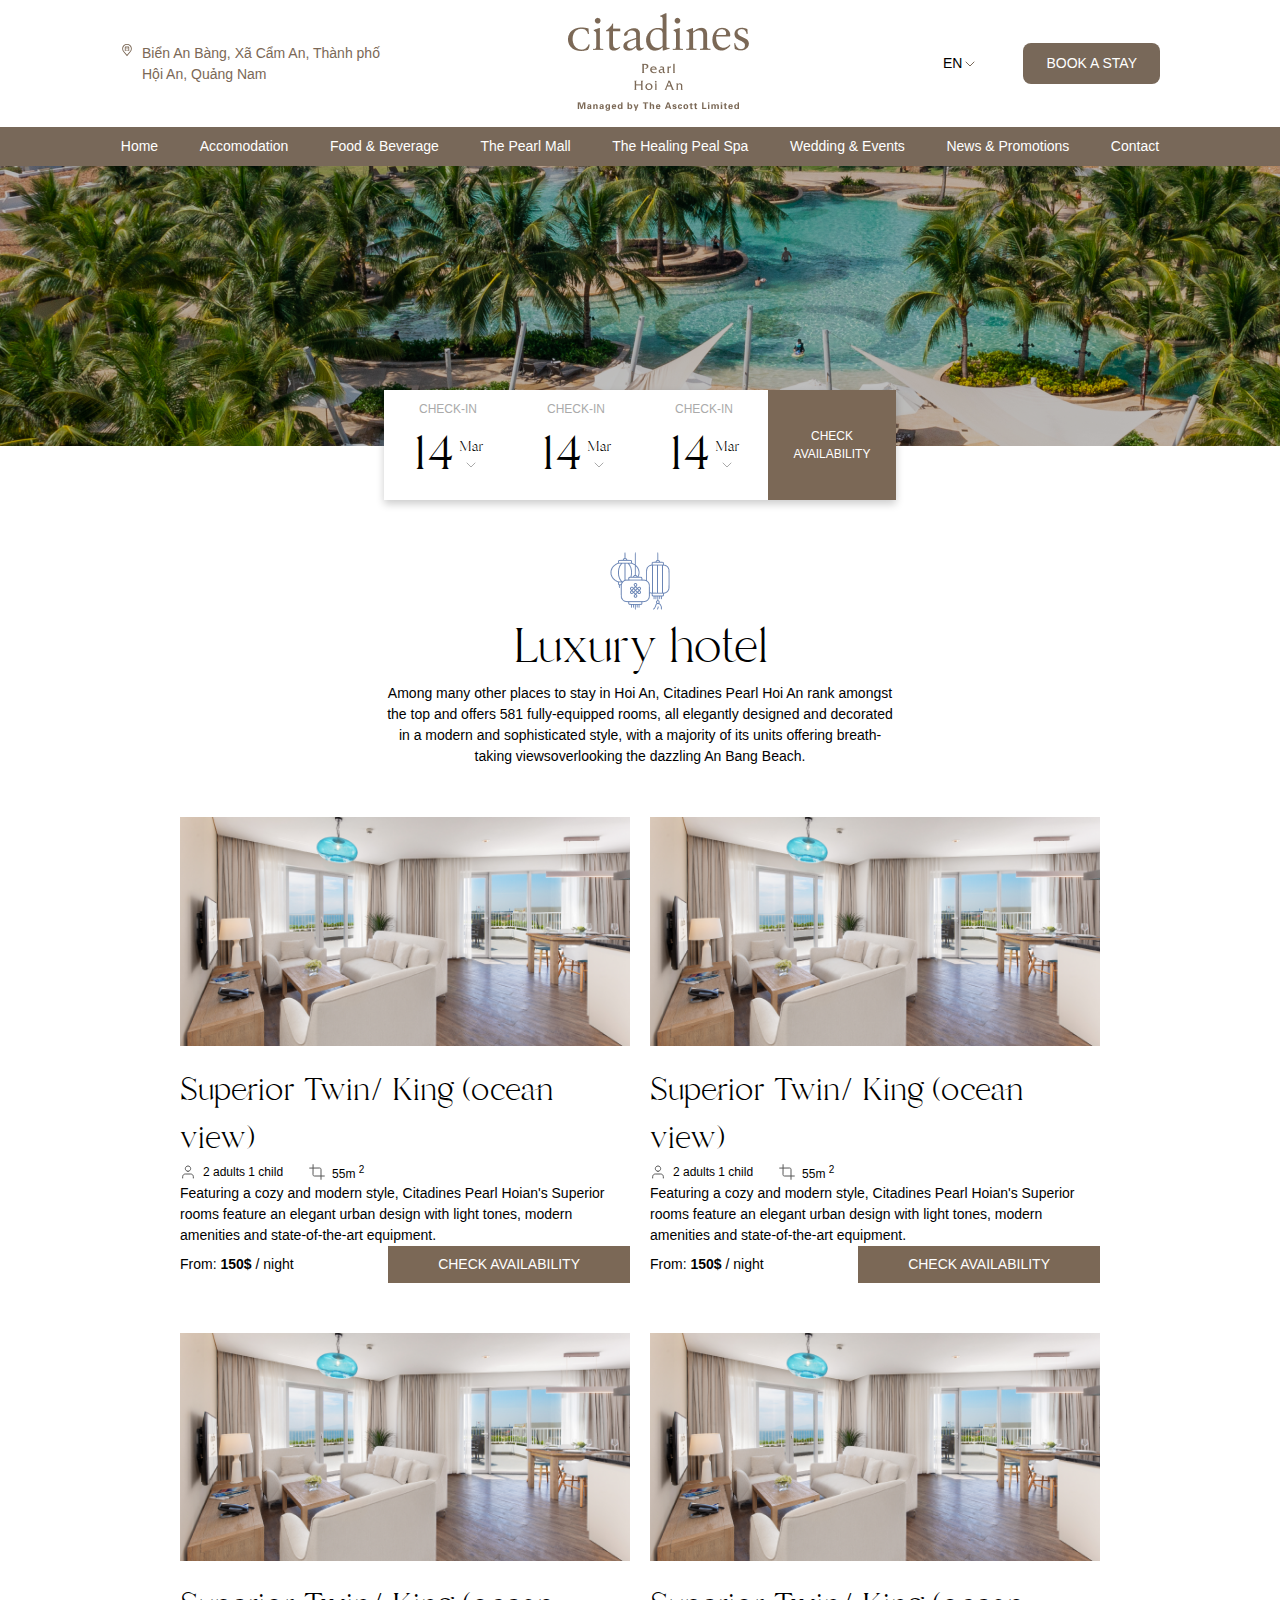
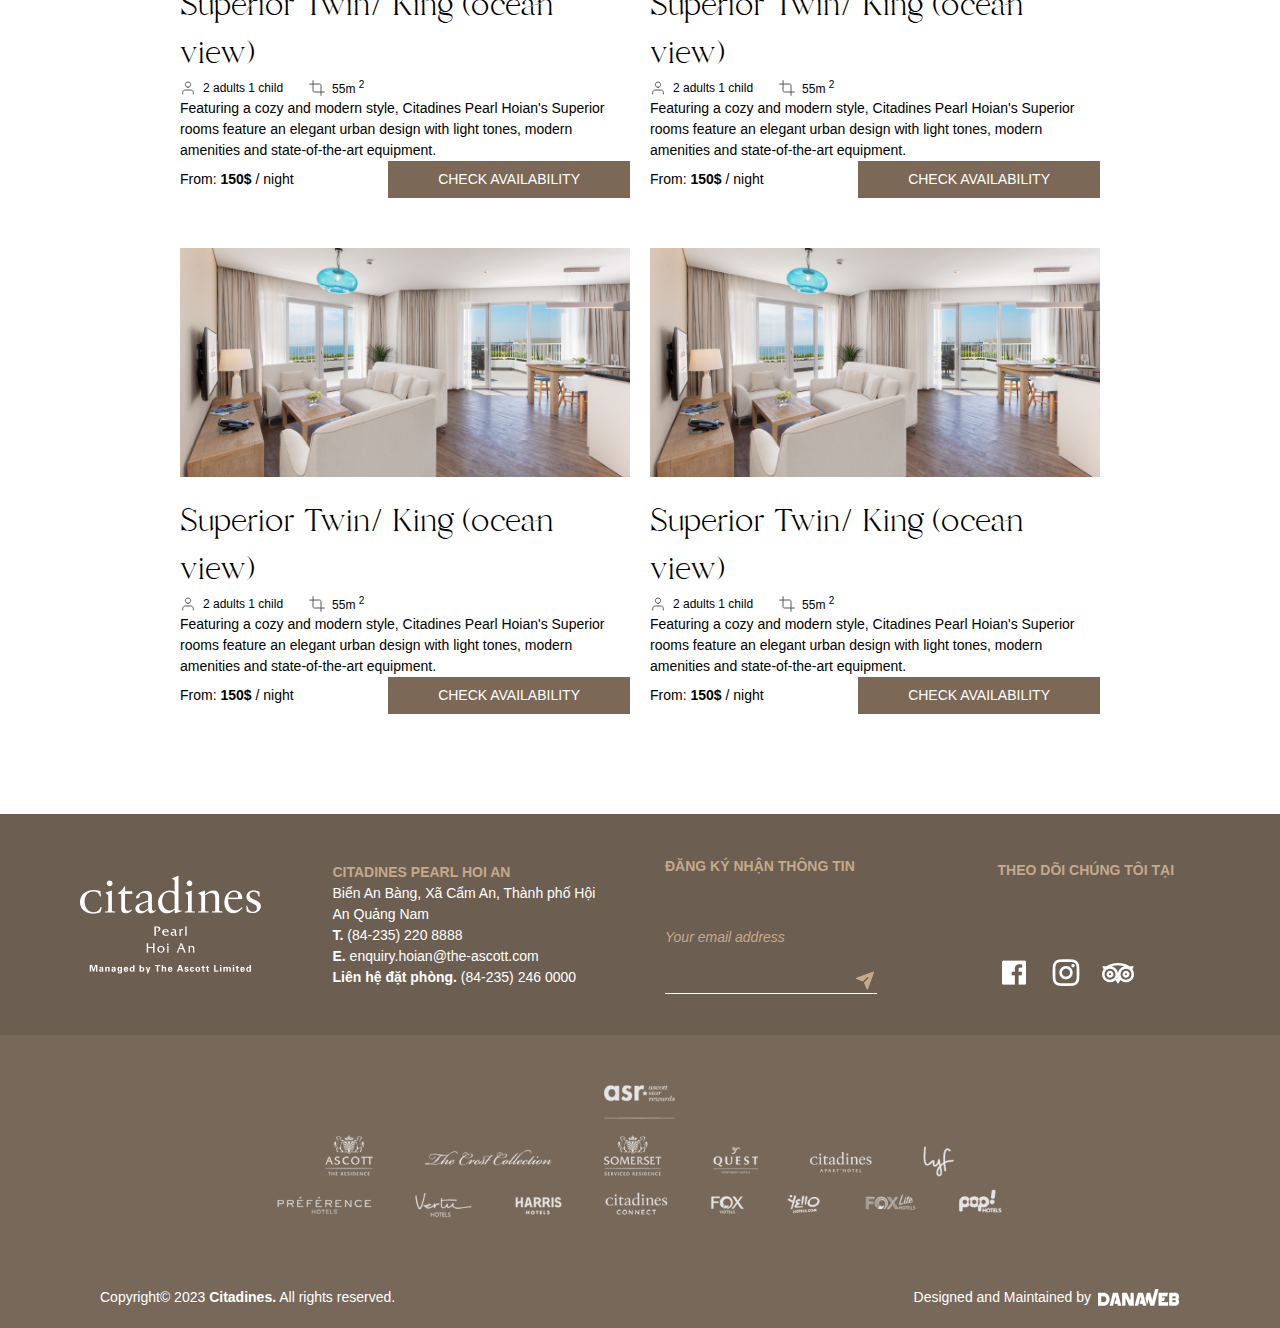
<file: accomodation.html>
<html lang="en">
  <head>
    <meta charset="UTF-8" />
    <meta name="viewport" content="width=device-width, initial-scale=1.0" />
    <title>Document</title>
    <link rel="stylesheet" href="css/reset.css" />
    <link rel="stylesheet" href="css/style.css" />
    <link rel="stylesheet" href="css/accomodation.css" />
  </head>
  <body>
    <header>
      <div class="top-header">
        <div class="header-location">
          <svg
            xmlns="http://www.w3.org/2000/svg"
            width="14"
            height="14"
            viewBox="0 0 14 14"
            fill="none"
          >
            <path
              d="M7 13.125L3.30926 8.77231C3.25797 8.70695 3.20722 8.64118 3.15701 8.575C2.52656 7.74453 2.18598 6.73016 2.18751 5.6875C2.18751 4.41115 2.69454 3.18707 3.59705 2.28455C4.49957 1.38203 5.72365 0.875 7 0.875C8.27636 0.875 9.50044 1.38203 10.403 2.28455C11.3055 3.18707 11.8125 4.41115 11.8125 5.6875C11.814 6.72969 11.4736 7.7436 10.8434 8.57369L10.843 8.575C10.843 8.575 10.7118 8.74738 10.6921 8.77056L7 13.125ZM3.85526 8.04781C3.85613 8.04781 3.95763 8.18256 3.98082 8.21144L7 11.7723L10.0231 8.20662C10.0424 8.18256 10.1448 8.04694 10.1452 8.0465C10.6602 7.36799 10.9385 6.53933 10.9375 5.6875C10.9375 4.64321 10.5227 3.64169 9.78424 2.90327C9.04581 2.16484 8.04429 1.75 7 1.75C5.95571 1.75 4.9542 2.16484 4.21577 2.90327C3.47735 3.64169 3.06251 4.64321 3.06251 5.6875C3.06159 6.53986 3.33978 7.36899 3.85526 8.04781Z"
              fill="#7B6856"
            />
            <path
              d="M9.1875 7.875H8.3125V4.375H5.6875V7.875H4.8125V4.375C4.81273 4.14301 4.90499 3.92058 5.06904 3.75654C5.23308 3.59249 5.45551 3.50023 5.6875 3.5H8.3125C8.54449 3.50023 8.76692 3.59249 8.93096 3.75654C9.09501 3.92058 9.18727 4.14301 9.1875 4.375V7.875Z"
              fill="#7B6856"
            />
            <path
              d="M6.5625 7H7.4375V7.875H6.5625V7ZM6.5625 5.25H7.4375V6.125H6.5625V5.25Z"
              fill="#7B6856"
            />
          </svg>
          <p>Biển An Bàng, Xã Cẩm An, Thành phố <br />Hội An, Quảng Nam</p>
        </div>
        <div class="header-logo"><img src="img/logo.png" alt="" /></div>
        <div class="top-header-right">
          <span>EN <img src="img/icon/arrow-down.svg" alt="" /></span>
          <button id="button-border">BOOK A STAY</button>
        </div>
      </div>
      <div class="header-bottom">
        <ul class="list-header">
          <li class="list-item"><a href="index.html">Home</a></li>
          <li class="list-item">
            <a href="accomodation.html">Accomodation</a>
          </li>
          <li class="list-item"><a href="food.html">Food & Beverage</a></li>
          <li class="list-item"><a href="facility.html">The Pearl Mall</a></li>
          <li class="list-item"><a href="spa.html">The Healing Peal Spa</a></li>
          <li class="list-item"><a href="">Wedding & Events</a></li>
          <li class="list-item">
            <a href="promotion.html">News & Promotions</a>
          </li>
          <li class="list-item"><a href="contact.html">Contact</a></li>
        </ul>
      </div>

      <!-- header moblie -->
    </header>
    <div class="header-mb">
      <button
        style="border: none; background-color: transparent"
        href=""
        id="toggleButton"
      >
        <svg
          xmlns="http://www.w3.org/2000/svg"
          width="28"
          height="17"
          viewBox="0 0 28 17"
          fill="none"
        >
          <rect width="28" height="2" fill="#6A85B5" />
          <rect y="7.12915" width="22" height="2" fill="#6A85B5" />
          <rect y="14.2583" width="28" height="2" fill="#6A85B5" />
        </svg>
      </button>

      <svg
        xmlns="http://www.w3.org/2000/svg"
        width="115"
        height="24"
        viewBox="0 0 115 24"
        fill="none"
      >
        <path
          d="M20.6426 4.78672C20.6426 5.77472 19.8411 6.57983 18.8554 6.57983C17.8637 6.57983 17.0614 5.77472 17.0614 4.78672C17.0614 3.79872 17.8637 2.9992 18.8554 2.9992C19.8411 2.9992 20.6426 3.79872 20.6426 4.78672Z"
          fill="#7B6856"
        />
        <path
          d="M71.3476 4.78672C71.3476 5.77472 70.5459 6.57983 69.559 6.57983C68.5676 6.57983 67.7687 5.77472 67.7687 4.78672C67.7687 3.79872 68.5676 2.9992 69.559 2.9992C70.5459 2.9992 71.3476 3.79872 71.3476 4.78672Z"
          fill="#7B6856"
        />
        <path
          d="M20.2822 21.571C20.2822 22.7455 21.0012 22.6686 22.3854 22.6686V23.3059H15.869V22.6686C17.3884 22.6686 17.9032 22.8003 17.9032 21.0228V12.849C17.9032 11.5419 16.3234 11.1355 16.3234 11.1355V10.6532L19.8655 9.42773H20.2822V21.571Z"
          fill="#7B6856"
        />
        <path
          d="M70.9868 21.571C70.9868 22.7455 71.7041 22.6686 73.0848 22.6686V23.3059H66.5703V22.6686C68.0866 22.6686 68.6028 22.8003 68.6028 21.0228V12.849C68.6028 11.5419 67.0245 11.1355 67.0245 11.1355V10.6532L70.5651 9.42773H70.9868V21.571Z"
          fill="#7B6856"
        />
        <path
          d="M33.2166 9.82726V11.4551H28.6219V19.2649C28.5945 21.8237 29.8057 22.117 30.332 22.192C30.8773 22.2753 31.7593 22.2183 32.7484 21.2831L33.1618 21.7457C31.7987 23.1573 30.6429 23.7622 29.1373 23.7622C26.8909 23.7622 26.1277 22.709 26.1803 19.7724V11.4551H24.2384V10.9168C25.4977 10.0199 27.2234 8.7576 28.1899 6.66246H28.6465V9.82726H33.2166Z"
          fill="#7B6856"
        />
        <path
          d="M36.1291 14.4054C35.2057 14.3808 35.7815 13.0614 35.8612 12.9034C36.4672 11.718 39.1901 9.71707 41.4128 9.5957C42.5197 9.53753 43.9137 9.45084 44.9445 10.8281C45.5002 11.5681 45.6682 11.8774 45.6682 13.7163V18.4511C45.6682 21.2772 45.8732 21.8788 46.2633 22.0865C47.2136 22.5838 47.8982 21.7294 47.8982 21.7294L48.2212 22.1716C47.1932 23.2348 46.1297 23.8103 45.2462 23.8103C43.8564 23.8103 43.3278 22.6433 43.3183 21.485C43.3183 21.485 41.073 23.8103 38.8512 23.8103C36.628 23.8103 35.171 22.6685 35.171 20.9372C35.171 18.7338 37.0894 17.8691 39.3708 17.0299C40.1544 16.7416 41.7758 16.1669 43.2848 15.6887V14.1607C43.2848 13.1741 43.3715 12.5935 42.7431 11.8846C42.2635 11.3164 41.0988 10.9389 40.2864 10.9646C39.2083 10.9959 38.0548 11.6531 37.9424 12.4241C37.859 12.9895 37.835 13.4686 37.6705 13.6884C37.5274 13.8752 37.0696 14.4306 36.1291 14.4054ZM43.2893 16.5271C42.6944 16.7282 41.8812 16.9787 40.8725 17.3358C38.5895 18.1415 37.5869 18.9525 37.5869 20.3986C37.5869 21.6718 38.8218 22.4839 40.0092 22.4571C40.7486 22.4361 41.2436 22.3089 43.2848 20.7081L43.2893 16.5271Z"
          fill="#7B6856"
        />
        <path
          d="M60.0887 3.5255C60.1072 2.07775 58.505 2.10404 58.505 2.10404V1.68205L62.1539 -4.3869e-05H62.5572L62.5835 20.2279C62.5835 21.3683 62.3947 22.0627 63.699 22.0722L64.5992 22.0627L64.5958 22.5409L60.8597 23.6841L60.2087 23.672L60.1572 21.618H59.9707C58.3311 23.4178 56.5341 23.7861 55.0265 23.7861C51.6332 23.7861 49.6208 20.6188 49.6208 17.0359C49.6208 12.842 53.3128 9.37801 56.8867 9.37801C57.8971 9.37801 59.1619 9.45464 60.0887 9.94403V3.5255ZM60.1217 12.8941C59.9931 10.7743 58.3901 10.3196 56.6034 10.3378C53.9115 10.3615 52.2152 12.7816 52.2152 16.053C52.2152 19.4035 54.0488 22.2341 57.4765 22.0534C58.5143 21.9978 59.8932 21.1695 60.1217 20.4502V12.8941Z"
          fill="#7B6856"
        />
        <path
          d="M79.4825 20.8645C79.4825 22.7527 79.6192 22.6051 81.6187 22.6051V23.3042H75.0416V22.6389C76.6035 22.6389 77.0263 22.6616 77.0263 21.2826V12.8878C76.9463 11.8327 75.2181 11.3573 75.2181 11.3573V10.8992L79.1063 9.40392H79.4688V11.6512C81.4604 10.3416 82.5678 9.34435 84.8201 9.34435C87.1516 9.34435 88.4265 10.5636 88.4265 14.3232C88.4265 18.7839 88.438 20.5315 88.4265 21.8408C88.422 22.7527 90.5871 22.633 90.5871 22.633L90.5938 23.3062H83.9046V22.5902C84.4907 22.5902 85.441 22.6437 85.7704 22.3131C85.8901 22.1934 85.9494 21.9378 85.9494 21.4501V14.309C85.941 11.2675 84.6935 11.006 83.2594 10.947C81.8553 10.8872 80.5935 11.7714 79.4825 12.3861V20.8645Z"
          fill="#7B6856"
        />
        <path
          d="M103.003 14.6172C102.946 14.764 102.875 14.79 102.8 14.79H94.1634C94.1634 15.1016 93.648 21.1177 98.1132 21.9258C99.9561 22.255 101.848 21.0939 102.838 19.8553L103.248 20.3016C102.207 21.8299 100.056 23.748 97.6067 23.748C93.584 23.748 91.7028 20.5273 91.7719 16.6382C91.8328 13.083 93.9129 9.32706 98.0019 9.32706C102.216 9.32706 103.143 12.7975 103.103 13.9385C103.103 13.9385 103.103 14.3736 103.003 14.6172ZM99.9144 13.8753C100.203 13.8753 100.385 13.5685 100.418 13.3456C100.727 11.3713 99.4222 10.201 97.7938 10.201C96.685 10.201 94.9003 10.6912 94.2079 13.8753H99.9144Z"
          fill="#7B6856"
        />
        <path
          d="M106.216 18.9973C106.618 21.0057 107.84 22.8223 109.898 22.8223C111.243 22.8223 112.371 22.0966 112.435 20.7742C112.454 20.2948 112.508 19.4679 111.612 18.6896C109.489 16.8551 106.053 17.0159 105.8 13.3388C105.661 11.2619 107.438 9.27579 110.525 9.27579C111.674 9.27579 113.108 9.61669 113.997 10.1497L114.193 13.1257H113.479C112.997 10.733 111.674 10.143 110.331 10.143C109.277 10.143 107.792 10.733 107.792 12.1086C107.792 15.7967 114.922 14.8408 114.922 19.3969C114.922 22.0396 112.267 23.666 110.001 23.666C107.357 23.666 105.951 22.6319 105.951 22.6319L105.608 19.1211L106.216 18.9973Z"
          fill="#7B6856"
        />
        <path
          d="M13.3066 13.0416C13.1567 13.2164 12.7688 13.2363 12.617 13.0858C12.2517 11.7267 11.2802 9.93725 8.43312 9.93725C5.69227 9.93725 2.93269 11.8808 2.93269 16.2987C2.93269 20.8939 5.80273 23.1381 8.58469 23.1381C11.3018 23.1381 12.4878 21.3257 13.091 19.9238C13.2867 19.7297 13.6301 19.8145 13.7395 20.0102C13.5879 21.4552 13.0051 22.8786 12.7039 23.2889C12.4444 23.3314 12.1855 23.4178 11.9494 23.4815C11.4749 23.6325 9.98602 24 8.58469 24C6.44873 24 4.61534 23.5693 3.06189 22.5548C1.31575 21.4116 0 19.4498 0 16.6242C0 14.0998 1.12168 12.1364 2.7168 10.9071C4.31248 9.69955 6.49151 9.07425 8.67082 9.07425C9.90016 9.07425 11.3885 9.29126 12.4008 9.54909C12.6611 9.61397 12.813 9.63467 13.0051 9.67829C13.0493 10.1758 13.091 11.4474 13.3066 13.0416Z"
          fill="#7B6856"
        />
        <path
          d="M20.6426 4.78672C20.6426 5.77472 19.8411 6.57983 18.8554 6.57983C17.8637 6.57983 17.0614 5.77472 17.0614 4.78672C17.0614 3.79872 17.8637 2.9992 18.8554 2.9992C19.8411 2.9992 20.6426 3.79872 20.6426 4.78672Z"
          fill="#7B6856"
        />
        <path
          d="M71.3476 4.78672C71.3476 5.77472 70.5459 6.57983 69.559 6.57983C68.5676 6.57983 67.7687 5.77472 67.7687 4.78672C67.7687 3.79872 68.5676 2.9992 69.559 2.9992C70.5459 2.9992 71.3476 3.79872 71.3476 4.78672Z"
          fill="#7B6856"
        />
        <path
          d="M20.2822 21.571C20.2822 22.7455 21.0012 22.6686 22.3854 22.6686V23.3059H15.869V22.6686C17.3884 22.6686 17.9032 22.8003 17.9032 21.0228V12.849C17.9032 11.5419 16.3234 11.1355 16.3234 11.1355V10.6532L19.8655 9.42773H20.2822V21.571Z"
          fill="#7B6856"
        />
        <path
          d="M70.9868 21.571C70.9868 22.7455 71.7041 22.6686 73.0848 22.6686V23.3059H66.5703V22.6686C68.0866 22.6686 68.6028 22.8003 68.6028 21.0228V12.849C68.6028 11.5419 67.0245 11.1355 67.0245 11.1355V10.6532L70.5651 9.42773H70.9868V21.571Z"
          fill="#7B6856"
        />
        <path
          d="M33.2166 9.82726V11.4551H28.6219V19.2649C28.5945 21.8237 29.8057 22.117 30.332 22.192C30.8773 22.2753 31.7593 22.2183 32.7484 21.2831L33.1618 21.7457C31.7987 23.1573 30.6429 23.7622 29.1373 23.7622C26.8909 23.7622 26.1277 22.709 26.1803 19.7724V11.4551H24.2384V10.9168C25.4977 10.0199 27.2234 8.7576 28.1899 6.66246H28.6465V9.82726H33.2166Z"
          fill="#7B6856"
        />
        <path
          d="M36.1291 14.4054C35.2057 14.3808 35.7815 13.0614 35.8612 12.9034C36.4672 11.718 39.1901 9.71707 41.4128 9.5957C42.5197 9.53753 43.9137 9.45084 44.9445 10.8281C45.5002 11.5681 45.6682 11.8774 45.6682 13.7163V18.4511C45.6682 21.2772 45.8732 21.8788 46.2633 22.0865C47.2136 22.5838 47.8982 21.7294 47.8982 21.7294L48.2212 22.1716C47.1932 23.2348 46.1297 23.8103 45.2462 23.8103C43.8564 23.8103 43.3278 22.6433 43.3183 21.485C43.3183 21.485 41.073 23.8103 38.8512 23.8103C36.628 23.8103 35.171 22.6685 35.171 20.9372C35.171 18.7338 37.0894 17.8691 39.3708 17.0299C40.1544 16.7416 41.7758 16.1669 43.2848 15.6887V14.1607C43.2848 13.1741 43.3715 12.5935 42.7431 11.8846C42.2635 11.3164 41.0988 10.9389 40.2864 10.9646C39.2083 10.9959 38.0548 11.6531 37.9424 12.4241C37.859 12.9895 37.835 13.4686 37.6705 13.6884C37.5274 13.8752 37.0696 14.4306 36.1291 14.4054ZM43.2893 16.5271C42.6944 16.7282 41.8812 16.9787 40.8725 17.3358C38.5895 18.1415 37.5869 18.9525 37.5869 20.3986C37.5869 21.6718 38.8218 22.4839 40.0092 22.4571C40.7486 22.4361 41.2436 22.3089 43.2848 20.7081L43.2893 16.5271Z"
          fill="#7B6856"
        />
        <path
          d="M60.0887 3.5255C60.1072 2.07775 58.505 2.10404 58.505 2.10404V1.68205L62.1539 -4.3869e-05H62.5572L62.5835 20.2279C62.5835 21.3683 62.3947 22.0627 63.699 22.0722L64.5992 22.0627L64.5958 22.5409L60.8597 23.6841L60.2087 23.672L60.1572 21.618H59.9707C58.3311 23.4178 56.5341 23.7861 55.0265 23.7861C51.6332 23.7861 49.6208 20.6188 49.6208 17.0359C49.6208 12.842 53.3128 9.37801 56.8867 9.37801C57.8971 9.37801 59.1619 9.45464 60.0887 9.94403V3.5255ZM60.1217 12.8941C59.9931 10.7743 58.3901 10.3196 56.6034 10.3378C53.9115 10.3615 52.2152 12.7816 52.2152 16.053C52.2152 19.4035 54.0488 22.2341 57.4765 22.0534C58.5143 21.9978 59.8932 21.1695 60.1217 20.4502V12.8941Z"
          fill="#7B6856"
        />
        <path
          d="M79.4825 20.8645C79.4825 22.7527 79.6192 22.6051 81.6187 22.6051V23.3042H75.0416V22.6389C76.6035 22.6389 77.0263 22.6616 77.0263 21.2826V12.8878C76.9463 11.8327 75.2181 11.3573 75.2181 11.3573V10.8992L79.1063 9.40392H79.4688V11.6512C81.4604 10.3416 82.5678 9.34435 84.8201 9.34435C87.1516 9.34435 88.4265 10.5636 88.4265 14.3232C88.4265 18.7839 88.438 20.5315 88.4265 21.8408C88.422 22.7527 90.5871 22.633 90.5871 22.633L90.5938 23.3062H83.9046V22.5902C84.4907 22.5902 85.441 22.6437 85.7704 22.3131C85.8901 22.1934 85.9494 21.9378 85.9494 21.4501V14.309C85.941 11.2675 84.6935 11.006 83.2594 10.947C81.8553 10.8872 80.5935 11.7714 79.4825 12.3861V20.8645Z"
          fill="#7B6856"
        />
        <path
          d="M103.003 14.6172C102.946 14.764 102.875 14.79 102.8 14.79H94.1634C94.1634 15.1016 93.648 21.1177 98.1132 21.9258C99.9561 22.255 101.848 21.0939 102.838 19.8553L103.248 20.3016C102.207 21.8299 100.056 23.748 97.6067 23.748C93.584 23.748 91.7028 20.5273 91.7719 16.6382C91.8328 13.083 93.9129 9.32706 98.0019 9.32706C102.216 9.32706 103.143 12.7975 103.103 13.9385C103.103 13.9385 103.103 14.3736 103.003 14.6172ZM99.9144 13.8753C100.203 13.8753 100.385 13.5685 100.418 13.3456C100.727 11.3713 99.4222 10.201 97.7938 10.201C96.685 10.201 94.9003 10.6912 94.2079 13.8753H99.9144Z"
          fill="#7B6856"
        />
        <path
          d="M106.216 18.9973C106.618 21.0057 107.84 22.8223 109.898 22.8223C111.243 22.8223 112.371 22.0966 112.435 20.7742C112.454 20.2948 112.508 19.4679 111.612 18.6896C109.489 16.8551 106.053 17.0159 105.8 13.3388C105.661 11.2619 107.438 9.27579 110.525 9.27579C111.674 9.27579 113.108 9.61669 113.997 10.1497L114.193 13.1257H113.479C112.997 10.733 111.674 10.143 110.331 10.143C109.277 10.143 107.792 10.733 107.792 12.1086C107.792 15.7967 114.922 14.8408 114.922 19.3969C114.922 22.0396 112.267 23.666 110.001 23.666C107.357 23.666 105.951 22.6319 105.951 22.6319L105.608 19.1211L106.216 18.9973Z"
          fill="#7B6856"
        />
        <path
          d="M13.3066 13.0416C13.1567 13.2164 12.7688 13.2363 12.617 13.0858C12.2517 11.7267 11.2802 9.93725 8.43312 9.93725C5.69227 9.93725 2.93269 11.8808 2.93269 16.2987C2.93269 20.8939 5.80273 23.1381 8.58469 23.1381C11.3018 23.1381 12.4878 21.3257 13.091 19.9238C13.2867 19.7297 13.6301 19.8145 13.7395 20.0102C13.5879 21.4552 13.0051 22.8786 12.7039 23.2889C12.4444 23.3314 12.1855 23.4178 11.9494 23.4815C11.4749 23.6325 9.98602 24 8.58469 24C6.44873 24 4.61534 23.5693 3.06189 22.5548C1.31575 21.4116 0 19.4498 0 16.6242C0 14.0998 1.12168 12.1364 2.7168 10.9071C4.31248 9.69955 6.49151 9.07425 8.67082 9.07425C9.90016 9.07425 11.3885 9.29126 12.4008 9.54909C12.6611 9.61397 12.813 9.63467 13.0051 9.67829C13.0493 10.1758 13.091 11.4474 13.3066 13.0416Z"
          fill="#7B6856"
        />
      </svg>
      <div class="language">
        <span>EN</span>
        <svg
          xmlns="http://www.w3.org/2000/svg"
          width="16"
          height="16"
          viewBox="0 0 16 16"
          fill="none"
        >
          <path
            d="M4 6L8 10L12 6"
            stroke="#6A85B5"
            stroke-linecap="round"
            stroke-linejoin="round"
          />
        </svg>
      </div>
    </div>
    <div id="navbar" class="navbar">
      <a href="index.html"><li>Home</li></a>
      <a href="accomodation.html"><li>Accomodation</li></a>
      <a href="food.html"><li>Food & Beverage</li></a>
      <a href="facility.html"><li>The Pearl Mall</li></a>
      <a href="spa.html"><li>The Healing Peal Spa</li></a>
      <a href="promotion.html"><li>Wedding & Events</li></a>
      <a href="promotion.html"><li>News & Promotions</li></a>
      <a href="contact.html"><li>Contact</li></a>
    </div>
    <div class="container">
      <div class="banner">
        <div class="check-availble">
          <div class="check-item">
            <div class="check-title">CHECK-IN</div>
            <div class="check-date">
              <h2>14</h2>
              <div class="check-month">
                <span>Mar</span
                ><svg
                  xmlns="http://www.w3.org/2000/svg"
                  width="16"
                  height="16"
                  viewBox="0 0 16 16"
                  fill="none"
                >
                  <path
                    d="M4 6L8 10L12 6"
                    stroke="#AAAAAA"
                    stroke-linecap="round"
                    stroke-linejoin="round"
                  />
                </svg>
              </div>
            </div>
          </div>
          <div class="check-item">
            <div class="check-title">CHECK-IN</div>
            <div class="check-date">
              <h2>14</h2>
              <div class="check-month">
                <span>Mar</span
                ><svg
                  xmlns="http://www.w3.org/2000/svg"
                  width="16"
                  height="16"
                  viewBox="0 0 16 16"
                  fill="none"
                >
                  <path
                    d="M4 6L8 10L12 6"
                    stroke="#AAAAAA"
                    stroke-linecap="round"
                    stroke-linejoin="round"
                  />
                </svg>
              </div>
            </div>
          </div>
          <div class="check-item">
            <div class="check-title">CHECK-IN</div>
            <div class="check-date">
              <h2>14</h2>
              <div class="check-month">
                <span>Mar</span
                ><svg
                  xmlns="http://www.w3.org/2000/svg"
                  width="16"
                  height="16"
                  viewBox="0 0 16 16"
                  fill="none"
                >
                  <path
                    d="M4 6L8 10L12 6"
                    stroke="#AAAAAA"
                    stroke-linecap="round"
                    stroke-linejoin="round"
                  />
                </svg>
              </div>
            </div>
          </div>
          <div class="check-button">
            <span>CHECK </span><span>AVAILABILITY </span>
          </div>
        </div>
      </div>
      <div class="introduction">
        <img src="img/lamp.png" alt="" />
        <h2>Luxury hotel</h2>
        <p>
          Among many other places to stay in Hoi An, Citadines Pearl Hoi An rank
          amongst the top and offers 581 fully-equipped rooms, all elegantly
          designed and decorated in a modern and sophisticated style, with a
          majority of its units offering breath-taking viewsoverlooking the
          dazzling An Bang Beach.
        </p>
      </div>
      <div class="room-list wrapper">
        <div class="room-item">
          <img src="img/room-item1.png" alt="" />
          <h3>Superior Twin/ King (ocean view)</h3>
          <div class="room-info">
            <div class="info-item">
              <svg
                xmlns="http://www.w3.org/2000/svg"
                width="16"
                height="16"
                viewBox="0 0 16 16"
                fill="none"
              >
                <path
                  d="M13.3334 14V12.6667C13.3334 11.9594 13.0525 11.2811 12.5524 10.781C12.0523 10.281 11.374 10 10.6667 10H5.33341C4.62617 10 3.94789 10.281 3.4478 10.781C2.9477 11.2811 2.66675 11.9594 2.66675 12.6667V14"
                  stroke="#565656"
                  stroke-linecap="round"
                  stroke-linejoin="round"
                />
                <path
                  d="M7.99992 7.33333C9.47268 7.33333 10.6666 6.13943 10.6666 4.66667C10.6666 3.19391 9.47268 2 7.99992 2C6.52716 2 5.33325 3.19391 5.33325 4.66667C5.33325 6.13943 6.52716 7.33333 7.99992 7.33333Z"
                  stroke="#565656"
                  stroke-linecap="round"
                  stroke-linejoin="round"
                />
              </svg>
              <span>2 adults 1 child</span>
            </div>
            <div class="info-item">
              <svg
                xmlns="http://www.w3.org/2000/svg"
                width="16"
                height="16"
                viewBox="0 0 16 16"
                fill="none"
              >
                <g clip-path="url(#clip0_934_201)">
                  <path
                    d="M4.08667 0.666626L4 10.6666C4 11.0202 4.14048 11.3594 4.39052 11.6094C4.64057 11.8595 4.97971 12 5.33333 12H15.3333"
                    stroke="#565656"
                    stroke-linecap="round"
                    stroke-linejoin="round"
                  />
                  <path
                    d="M0.666748 4.08667L10.6667 4C11.0204 4 11.3595 4.14048 11.6096 4.39052C11.8596 4.64057 12.0001 4.97971 12.0001 5.33333V15.3333"
                    stroke="#565656"
                    stroke-linecap="round"
                    stroke-linejoin="round"
                  />
                </g>
                <defs>
                  <clipPath id="clip0_934_201">
                    <rect width="16" height="16" fill="white" />
                  </clipPath>
                </defs>
              </svg>
              <span>55m <sup>2</sup></span>
            </div>
          </div>
          <p>
            Featuring a cozy and modern style, Citadines Pearl Hoian's Superior
            rooms feature an elegant urban design with light tones, modern
            amenities and state-of-the-art equipment.
          </p>
          <div class="room-check">
            <span>From: <b> 150$</b> / night</span>
            <button>Check availability</button>
          </div>
        </div>
        <div class="room-item">
          <img src="img/room-item1.png" alt="" />
          <h3>Superior Twin/ King (ocean view)</h3>
          <div class="room-info">
            <div class="info-item">
              <svg
                xmlns="http://www.w3.org/2000/svg"
                width="16"
                height="16"
                viewBox="0 0 16 16"
                fill="none"
              >
                <path
                  d="M13.3334 14V12.6667C13.3334 11.9594 13.0525 11.2811 12.5524 10.781C12.0523 10.281 11.374 10 10.6667 10H5.33341C4.62617 10 3.94789 10.281 3.4478 10.781C2.9477 11.2811 2.66675 11.9594 2.66675 12.6667V14"
                  stroke="#565656"
                  stroke-linecap="round"
                  stroke-linejoin="round"
                />
                <path
                  d="M7.99992 7.33333C9.47268 7.33333 10.6666 6.13943 10.6666 4.66667C10.6666 3.19391 9.47268 2 7.99992 2C6.52716 2 5.33325 3.19391 5.33325 4.66667C5.33325 6.13943 6.52716 7.33333 7.99992 7.33333Z"
                  stroke="#565656"
                  stroke-linecap="round"
                  stroke-linejoin="round"
                />
              </svg>
              <span>2 adults 1 child</span>
            </div>
            <div class="info-item">
              <svg
                xmlns="http://www.w3.org/2000/svg"
                width="16"
                height="16"
                viewBox="0 0 16 16"
                fill="none"
              >
                <g clip-path="url(#clip0_934_201)">
                  <path
                    d="M4.08667 0.666626L4 10.6666C4 11.0202 4.14048 11.3594 4.39052 11.6094C4.64057 11.8595 4.97971 12 5.33333 12H15.3333"
                    stroke="#565656"
                    stroke-linecap="round"
                    stroke-linejoin="round"
                  />
                  <path
                    d="M0.666748 4.08667L10.6667 4C11.0204 4 11.3595 4.14048 11.6096 4.39052C11.8596 4.64057 12.0001 4.97971 12.0001 5.33333V15.3333"
                    stroke="#565656"
                    stroke-linecap="round"
                    stroke-linejoin="round"
                  />
                </g>
                <defs>
                  <clipPath id="clip0_934_201">
                    <rect width="16" height="16" fill="white" />
                  </clipPath>
                </defs>
              </svg>
              <span>55m <sup>2</sup></span>
            </div>
          </div>
          <p>
            Featuring a cozy and modern style, Citadines Pearl Hoian's Superior
            rooms feature an elegant urban design with light tones, modern
            amenities and state-of-the-art equipment.
          </p>
          <div class="room-check">
            <span>From: <b> 150$</b> / night</span>
            <button>Check availability</button>
          </div>
        </div>
        <div class="room-item">
          <img src="img/room-item1.png" alt="" />
          <h3>Superior Twin/ King (ocean view)</h3>
          <div class="room-info">
            <div class="info-item">
              <svg
                xmlns="http://www.w3.org/2000/svg"
                width="16"
                height="16"
                viewBox="0 0 16 16"
                fill="none"
              >
                <path
                  d="M13.3334 14V12.6667C13.3334 11.9594 13.0525 11.2811 12.5524 10.781C12.0523 10.281 11.374 10 10.6667 10H5.33341C4.62617 10 3.94789 10.281 3.4478 10.781C2.9477 11.2811 2.66675 11.9594 2.66675 12.6667V14"
                  stroke="#565656"
                  stroke-linecap="round"
                  stroke-linejoin="round"
                />
                <path
                  d="M7.99992 7.33333C9.47268 7.33333 10.6666 6.13943 10.6666 4.66667C10.6666 3.19391 9.47268 2 7.99992 2C6.52716 2 5.33325 3.19391 5.33325 4.66667C5.33325 6.13943 6.52716 7.33333 7.99992 7.33333Z"
                  stroke="#565656"
                  stroke-linecap="round"
                  stroke-linejoin="round"
                />
              </svg>
              <span>2 adults 1 child</span>
            </div>
            <div class="info-item">
              <svg
                xmlns="http://www.w3.org/2000/svg"
                width="16"
                height="16"
                viewBox="0 0 16 16"
                fill="none"
              >
                <g clip-path="url(#clip0_934_201)">
                  <path
                    d="M4.08667 0.666626L4 10.6666C4 11.0202 4.14048 11.3594 4.39052 11.6094C4.64057 11.8595 4.97971 12 5.33333 12H15.3333"
                    stroke="#565656"
                    stroke-linecap="round"
                    stroke-linejoin="round"
                  />
                  <path
                    d="M0.666748 4.08667L10.6667 4C11.0204 4 11.3595 4.14048 11.6096 4.39052C11.8596 4.64057 12.0001 4.97971 12.0001 5.33333V15.3333"
                    stroke="#565656"
                    stroke-linecap="round"
                    stroke-linejoin="round"
                  />
                </g>
                <defs>
                  <clipPath id="clip0_934_201">
                    <rect width="16" height="16" fill="white" />
                  </clipPath>
                </defs>
              </svg>
              <span>55m <sup>2</sup></span>
            </div>
          </div>
          <p>
            Featuring a cozy and modern style, Citadines Pearl Hoian's Superior
            rooms feature an elegant urban design with light tones, modern
            amenities and state-of-the-art equipment.
          </p>
          <div class="room-check">
            <span>From: <b> 150$</b> / night</span>
            <button>Check availability</button>
          </div>
        </div>
        <div class="room-item">
          <img src="img/room-item1.png" alt="" />
          <h3>Superior Twin/ King (ocean view)</h3>
          <div class="room-info">
            <div class="info-item">
              <svg
                xmlns="http://www.w3.org/2000/svg"
                width="16"
                height="16"
                viewBox="0 0 16 16"
                fill="none"
              >
                <path
                  d="M13.3334 14V12.6667C13.3334 11.9594 13.0525 11.2811 12.5524 10.781C12.0523 10.281 11.374 10 10.6667 10H5.33341C4.62617 10 3.94789 10.281 3.4478 10.781C2.9477 11.2811 2.66675 11.9594 2.66675 12.6667V14"
                  stroke="#565656"
                  stroke-linecap="round"
                  stroke-linejoin="round"
                />
                <path
                  d="M7.99992 7.33333C9.47268 7.33333 10.6666 6.13943 10.6666 4.66667C10.6666 3.19391 9.47268 2 7.99992 2C6.52716 2 5.33325 3.19391 5.33325 4.66667C5.33325 6.13943 6.52716 7.33333 7.99992 7.33333Z"
                  stroke="#565656"
                  stroke-linecap="round"
                  stroke-linejoin="round"
                />
              </svg>
              <span>2 adults 1 child</span>
            </div>
            <div class="info-item">
              <svg
                xmlns="http://www.w3.org/2000/svg"
                width="16"
                height="16"
                viewBox="0 0 16 16"
                fill="none"
              >
                <g clip-path="url(#clip0_934_201)">
                  <path
                    d="M4.08667 0.666626L4 10.6666C4 11.0202 4.14048 11.3594 4.39052 11.6094C4.64057 11.8595 4.97971 12 5.33333 12H15.3333"
                    stroke="#565656"
                    stroke-linecap="round"
                    stroke-linejoin="round"
                  />
                  <path
                    d="M0.666748 4.08667L10.6667 4C11.0204 4 11.3595 4.14048 11.6096 4.39052C11.8596 4.64057 12.0001 4.97971 12.0001 5.33333V15.3333"
                    stroke="#565656"
                    stroke-linecap="round"
                    stroke-linejoin="round"
                  />
                </g>
                <defs>
                  <clipPath id="clip0_934_201">
                    <rect width="16" height="16" fill="white" />
                  </clipPath>
                </defs>
              </svg>
              <span>55m <sup>2</sup></span>
            </div>
          </div>
          <p>
            Featuring a cozy and modern style, Citadines Pearl Hoian's Superior
            rooms feature an elegant urban design with light tones, modern
            amenities and state-of-the-art equipment.
          </p>
          <div class="room-check">
            <span>From: <b> 150$</b> / night</span>
            <button>Check availability</button>
          </div>
        </div>
        <div class="room-item">
          <img src="img/room-item1.png" alt="" />
          <h3>Superior Twin/ King (ocean view)</h3>
          <div class="room-info">
            <div class="info-item">
              <svg
                xmlns="http://www.w3.org/2000/svg"
                width="16"
                height="16"
                viewBox="0 0 16 16"
                fill="none"
              >
                <path
                  d="M13.3334 14V12.6667C13.3334 11.9594 13.0525 11.2811 12.5524 10.781C12.0523 10.281 11.374 10 10.6667 10H5.33341C4.62617 10 3.94789 10.281 3.4478 10.781C2.9477 11.2811 2.66675 11.9594 2.66675 12.6667V14"
                  stroke="#565656"
                  stroke-linecap="round"
                  stroke-linejoin="round"
                />
                <path
                  d="M7.99992 7.33333C9.47268 7.33333 10.6666 6.13943 10.6666 4.66667C10.6666 3.19391 9.47268 2 7.99992 2C6.52716 2 5.33325 3.19391 5.33325 4.66667C5.33325 6.13943 6.52716 7.33333 7.99992 7.33333Z"
                  stroke="#565656"
                  stroke-linecap="round"
                  stroke-linejoin="round"
                />
              </svg>
              <span>2 adults 1 child</span>
            </div>
            <div class="info-item">
              <svg
                xmlns="http://www.w3.org/2000/svg"
                width="16"
                height="16"
                viewBox="0 0 16 16"
                fill="none"
              >
                <g clip-path="url(#clip0_934_201)">
                  <path
                    d="M4.08667 0.666626L4 10.6666C4 11.0202 4.14048 11.3594 4.39052 11.6094C4.64057 11.8595 4.97971 12 5.33333 12H15.3333"
                    stroke="#565656"
                    stroke-linecap="round"
                    stroke-linejoin="round"
                  />
                  <path
                    d="M0.666748 4.08667L10.6667 4C11.0204 4 11.3595 4.14048 11.6096 4.39052C11.8596 4.64057 12.0001 4.97971 12.0001 5.33333V15.3333"
                    stroke="#565656"
                    stroke-linecap="round"
                    stroke-linejoin="round"
                  />
                </g>
                <defs>
                  <clipPath id="clip0_934_201">
                    <rect width="16" height="16" fill="white" />
                  </clipPath>
                </defs>
              </svg>
              <span>55m <sup>2</sup></span>
            </div>
          </div>
          <p>
            Featuring a cozy and modern style, Citadines Pearl Hoian's Superior
            rooms feature an elegant urban design with light tones, modern
            amenities and state-of-the-art equipment.
          </p>
          <div class="room-check">
            <span>From: <b> 150$</b> / night</span>
            <button>Check availability</button>
          </div>
        </div>
        <div class="room-item">
          <img src="img/room-item1.png" alt="" />
          <h3>Superior Twin/ King (ocean view)</h3>
          <div class="room-info">
            <div class="info-item">
              <svg
                xmlns="http://www.w3.org/2000/svg"
                width="16"
                height="16"
                viewBox="0 0 16 16"
                fill="none"
              >
                <path
                  d="M13.3334 14V12.6667C13.3334 11.9594 13.0525 11.2811 12.5524 10.781C12.0523 10.281 11.374 10 10.6667 10H5.33341C4.62617 10 3.94789 10.281 3.4478 10.781C2.9477 11.2811 2.66675 11.9594 2.66675 12.6667V14"
                  stroke="#565656"
                  stroke-linecap="round"
                  stroke-linejoin="round"
                />
                <path
                  d="M7.99992 7.33333C9.47268 7.33333 10.6666 6.13943 10.6666 4.66667C10.6666 3.19391 9.47268 2 7.99992 2C6.52716 2 5.33325 3.19391 5.33325 4.66667C5.33325 6.13943 6.52716 7.33333 7.99992 7.33333Z"
                  stroke="#565656"
                  stroke-linecap="round"
                  stroke-linejoin="round"
                />
              </svg>
              <span>2 adults 1 child</span>
            </div>
            <div class="info-item">
              <svg
                xmlns="http://www.w3.org/2000/svg"
                width="16"
                height="16"
                viewBox="0 0 16 16"
                fill="none"
              >
                <g clip-path="url(#clip0_934_201)">
                  <path
                    d="M4.08667 0.666626L4 10.6666C4 11.0202 4.14048 11.3594 4.39052 11.6094C4.64057 11.8595 4.97971 12 5.33333 12H15.3333"
                    stroke="#565656"
                    stroke-linecap="round"
                    stroke-linejoin="round"
                  />
                  <path
                    d="M0.666748 4.08667L10.6667 4C11.0204 4 11.3595 4.14048 11.6096 4.39052C11.8596 4.64057 12.0001 4.97971 12.0001 5.33333V15.3333"
                    stroke="#565656"
                    stroke-linecap="round"
                    stroke-linejoin="round"
                  />
                </g>
                <defs>
                  <clipPath id="clip0_934_201">
                    <rect width="16" height="16" fill="white" />
                  </clipPath>
                </defs>
              </svg>
              <span>55m <sup>2</sup></span>
            </div>
          </div>
          <p>
            Featuring a cozy and modern style, Citadines Pearl Hoian's Superior
            rooms feature an elegant urban design with light tones, modern
            amenities and state-of-the-art equipment.
          </p>
          <div class="room-check">
            <span>From: <b> 150$</b> / night</span>
            <button>Check availability</button>
          </div>
        </div>
      </div>
    </div>
    <footer>
      <div class="footer-top">
        <div class="logo-footer"><img src="img/logo-footer.png" alt="" /></div>
        <ul class="footer-info">
          <li class="footer-title">Citadines Pearl Hoi An</li>
          <li>Biển An Bàng, Xã Cẩm An, Thành phố Hội An Quảng Nam</li>
          <li><b>T.</b> (84-235) 220 8888</li>
          <li><b>E.</b> enquiry.hoian@the-ascott.com  </li>
          <li><b>Liên hệ đặt phòng. </b>(84-235) 246 0000</li>
        </ul>
        <div class="footer-register">
          <div class="footer-title">Đăng ký nhận thông tin</div>
          <em style="color: #c4a98d">Your email address</em>
          <img
            style="margin-left: auto; margin-top: 20px"
            src="img/icon/send.png"
            alt=""
          />
          <div style="border-top: solid 1px white"></div>
        </div>
        <div class="footer-social">
          <span class="footer-title">Theo dõi chúng tôi tại</span>
          <div class="social-icon">
            <img src="img/icon/fb.png" alt="" />
            <img src="img/icon/ig.png" alt="" />
            <img src="img/icon/trip.png" alt="" />
          </div>
        </div>
      </div>

      <div class="footer-bottom">
        <div class="img-brand"><img src="img/footer-brand.png" alt="" /></div>
        <div class="footer-copyright">
          <span>Copyright© 2023 <b>Citadines.</b> All rights reserved.</span>
          <div style="display: flex; align-items: center; gap: 7px">
            Designed and Maintained by <img src="img/danaweb.png" alt="" />
          </div>
        </div>
      </div>
    </footer>
  </body>
</html>
<script>
  const toggleButton = document.getElementById("toggleButton");
  const navbar = document.getElementById("navbar");

  toggleButton.addEventListener("click", () => {
    navbar.classList.toggle("active");
  });
</script>

<script>
  const clickableDivs = document.querySelectorAll(".room-item");

  clickableDivs.forEach((div) => {
    div.addEventListener("click", function () {
      window.location.href = "room-detail.html";
    });
  });
</script>
</file>
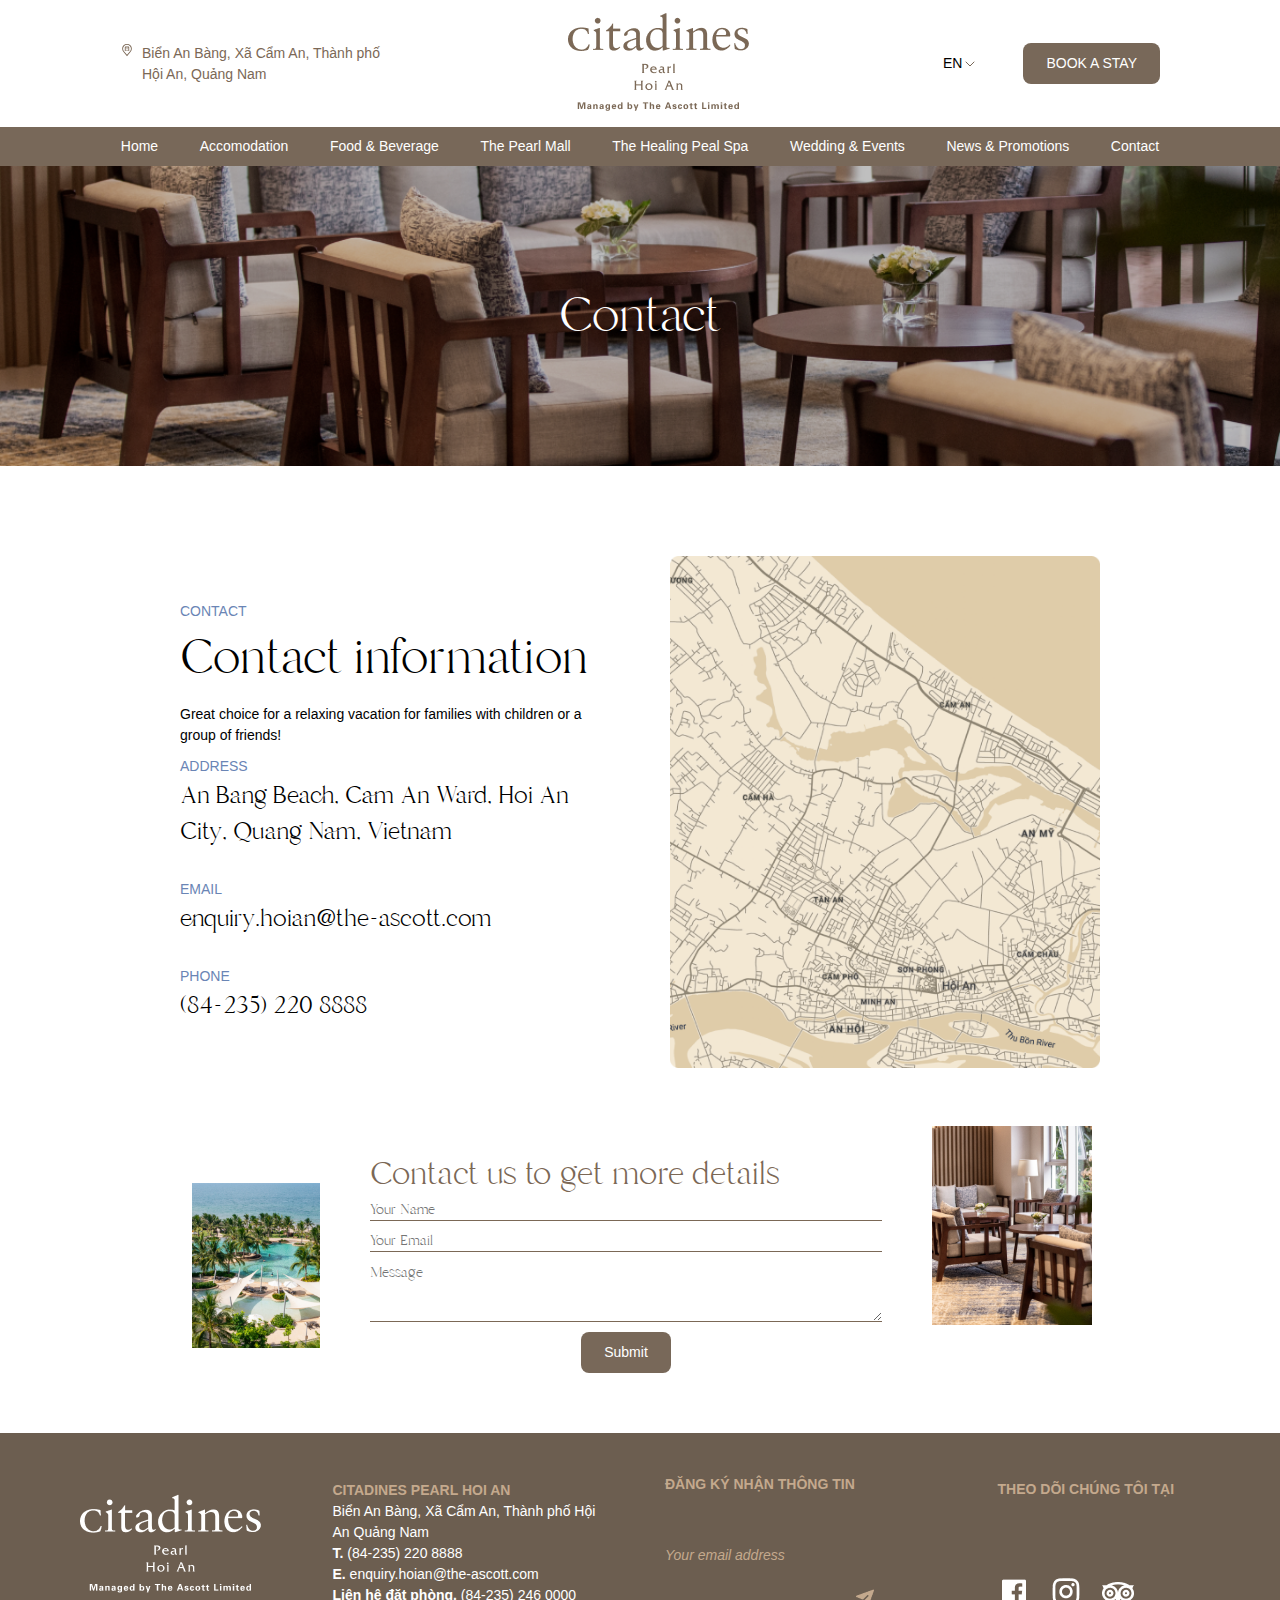
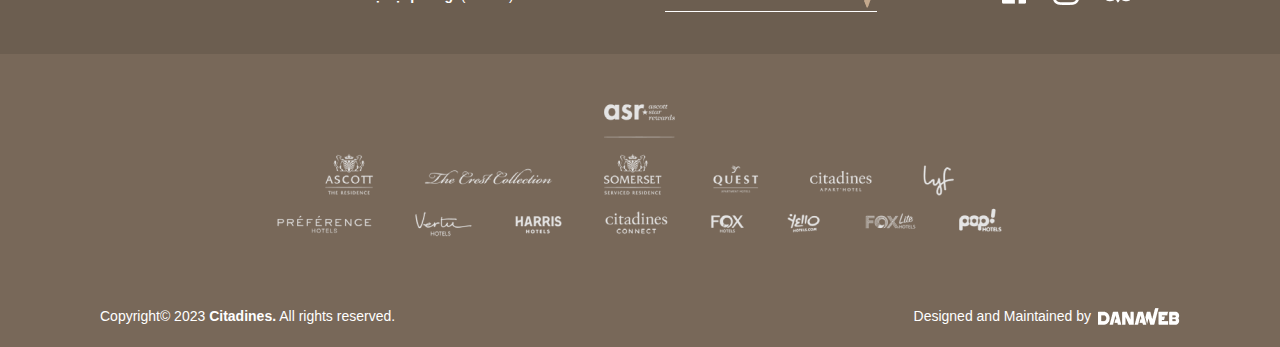
<file: contact.html>
<html lang="en">
  <head>
    <meta charset="UTF-8" />
    <meta name="viewport" content="width=device-width, initial-scale=1.0" />
    <title>Document</title>
    <link rel="stylesheet" href="css/reset.css" />
    <link rel="stylesheet" href="css/style.css" />
    <link rel="stylesheet" href="css/contact.css" />
    <link rel="preconnect" href="https://fonts.googleapis.com" />
    <link rel="preconnect" href="https://fonts.gstatic.com" crossorigin />
    <link
      href="https://fonts.googleapis.com/css2?family=Be+Vietnam+Pro:wght@300;400;500;600;700;800&display=swap"
      rel="stylesheet"
    />
  </head>
  <body>
    <header>
      <div class="top-header">
        <div class="header-location">
          <svg
            xmlns="http://www.w3.org/2000/svg"
            width="14"
            height="14"
            viewBox="0 0 14 14"
            fill="none"
          >
            <path
              d="M7 13.125L3.30926 8.77231C3.25797 8.70695 3.20722 8.64118 3.15701 8.575C2.52656 7.74453 2.18598 6.73016 2.18751 5.6875C2.18751 4.41115 2.69454 3.18707 3.59705 2.28455C4.49957 1.38203 5.72365 0.875 7 0.875C8.27636 0.875 9.50044 1.38203 10.403 2.28455C11.3055 3.18707 11.8125 4.41115 11.8125 5.6875C11.814 6.72969 11.4736 7.7436 10.8434 8.57369L10.843 8.575C10.843 8.575 10.7118 8.74738 10.6921 8.77056L7 13.125ZM3.85526 8.04781C3.85613 8.04781 3.95763 8.18256 3.98082 8.21144L7 11.7723L10.0231 8.20662C10.0424 8.18256 10.1448 8.04694 10.1452 8.0465C10.6602 7.36799 10.9385 6.53933 10.9375 5.6875C10.9375 4.64321 10.5227 3.64169 9.78424 2.90327C9.04581 2.16484 8.04429 1.75 7 1.75C5.95571 1.75 4.9542 2.16484 4.21577 2.90327C3.47735 3.64169 3.06251 4.64321 3.06251 5.6875C3.06159 6.53986 3.33978 7.36899 3.85526 8.04781Z"
              fill="#7B6856"
            />
            <path
              d="M9.1875 7.875H8.3125V4.375H5.6875V7.875H4.8125V4.375C4.81273 4.14301 4.90499 3.92058 5.06904 3.75654C5.23308 3.59249 5.45551 3.50023 5.6875 3.5H8.3125C8.54449 3.50023 8.76692 3.59249 8.93096 3.75654C9.09501 3.92058 9.18727 4.14301 9.1875 4.375V7.875Z"
              fill="#7B6856"
            />
            <path
              d="M6.5625 7H7.4375V7.875H6.5625V7ZM6.5625 5.25H7.4375V6.125H6.5625V5.25Z"
              fill="#7B6856"
            />
          </svg>
          <p>Biển An Bàng, Xã Cẩm An, Thành phố <br />Hội An, Quảng Nam</p>
        </div>
        <div class="header-logo"><img src="img/logo.png" alt="" /></div>
        <div class="top-header-right">
          <span>EN <img src="img/icon/arrow-down.svg" alt="" /></span>
          <button id="button-border">BOOK A STAY</button>
        </div>
      </div>
      <div class="header-bottom">
        <ul class="list-header">
          <li class="list-item"><a href="index.html">Home</a></li>
          <li class="list-item">
            <a href="accomodation.html">Accomodation</a>
          </li>
          <li class="list-item"><a href="food.html">Food & Beverage</a></li>
          <li class="list-item"><a href="facility.html">The Pearl Mall</a></li>
          <li class="list-item"><a href="spa.html">The Healing Peal Spa</a></li>
          <li class="list-item"><a href="">Wedding & Events</a></li>
          <li class="list-item">
            <a href="promotion.html">News & Promotions</a>
          </li>
          <li class="list-item"><a href="contact.html">Contact</a></li>
        </ul>
      </div>

      <!-- header moblie -->
    </header>
    <div class="header-mb">
      <button
        style="border: none; background-color: transparent"
        href=""
        id="toggleButton"
      >
        <svg
          xmlns="http://www.w3.org/2000/svg"
          width="28"
          height="17"
          viewBox="0 0 28 17"
          fill="none"
        >
          <rect width="28" height="2" fill="#6A85B5" />
          <rect y="7.12915" width="22" height="2" fill="#6A85B5" />
          <rect y="14.2583" width="28" height="2" fill="#6A85B5" />
        </svg>
      </button>

      <svg
        xmlns="http://www.w3.org/2000/svg"
        width="115"
        height="24"
        viewBox="0 0 115 24"
        fill="none"
      >
        <path
          d="M20.6426 4.78672C20.6426 5.77472 19.8411 6.57983 18.8554 6.57983C17.8637 6.57983 17.0614 5.77472 17.0614 4.78672C17.0614 3.79872 17.8637 2.9992 18.8554 2.9992C19.8411 2.9992 20.6426 3.79872 20.6426 4.78672Z"
          fill="#7B6856"
        />
        <path
          d="M71.3476 4.78672C71.3476 5.77472 70.5459 6.57983 69.559 6.57983C68.5676 6.57983 67.7687 5.77472 67.7687 4.78672C67.7687 3.79872 68.5676 2.9992 69.559 2.9992C70.5459 2.9992 71.3476 3.79872 71.3476 4.78672Z"
          fill="#7B6856"
        />
        <path
          d="M20.2822 21.571C20.2822 22.7455 21.0012 22.6686 22.3854 22.6686V23.3059H15.869V22.6686C17.3884 22.6686 17.9032 22.8003 17.9032 21.0228V12.849C17.9032 11.5419 16.3234 11.1355 16.3234 11.1355V10.6532L19.8655 9.42773H20.2822V21.571Z"
          fill="#7B6856"
        />
        <path
          d="M70.9868 21.571C70.9868 22.7455 71.7041 22.6686 73.0848 22.6686V23.3059H66.5703V22.6686C68.0866 22.6686 68.6028 22.8003 68.6028 21.0228V12.849C68.6028 11.5419 67.0245 11.1355 67.0245 11.1355V10.6532L70.5651 9.42773H70.9868V21.571Z"
          fill="#7B6856"
        />
        <path
          d="M33.2166 9.82726V11.4551H28.6219V19.2649C28.5945 21.8237 29.8057 22.117 30.332 22.192C30.8773 22.2753 31.7593 22.2183 32.7484 21.2831L33.1618 21.7457C31.7987 23.1573 30.6429 23.7622 29.1373 23.7622C26.8909 23.7622 26.1277 22.709 26.1803 19.7724V11.4551H24.2384V10.9168C25.4977 10.0199 27.2234 8.7576 28.1899 6.66246H28.6465V9.82726H33.2166Z"
          fill="#7B6856"
        />
        <path
          d="M36.1291 14.4054C35.2057 14.3808 35.7815 13.0614 35.8612 12.9034C36.4672 11.718 39.1901 9.71707 41.4128 9.5957C42.5197 9.53753 43.9137 9.45084 44.9445 10.8281C45.5002 11.5681 45.6682 11.8774 45.6682 13.7163V18.4511C45.6682 21.2772 45.8732 21.8788 46.2633 22.0865C47.2136 22.5838 47.8982 21.7294 47.8982 21.7294L48.2212 22.1716C47.1932 23.2348 46.1297 23.8103 45.2462 23.8103C43.8564 23.8103 43.3278 22.6433 43.3183 21.485C43.3183 21.485 41.073 23.8103 38.8512 23.8103C36.628 23.8103 35.171 22.6685 35.171 20.9372C35.171 18.7338 37.0894 17.8691 39.3708 17.0299C40.1544 16.7416 41.7758 16.1669 43.2848 15.6887V14.1607C43.2848 13.1741 43.3715 12.5935 42.7431 11.8846C42.2635 11.3164 41.0988 10.9389 40.2864 10.9646C39.2083 10.9959 38.0548 11.6531 37.9424 12.4241C37.859 12.9895 37.835 13.4686 37.6705 13.6884C37.5274 13.8752 37.0696 14.4306 36.1291 14.4054ZM43.2893 16.5271C42.6944 16.7282 41.8812 16.9787 40.8725 17.3358C38.5895 18.1415 37.5869 18.9525 37.5869 20.3986C37.5869 21.6718 38.8218 22.4839 40.0092 22.4571C40.7486 22.4361 41.2436 22.3089 43.2848 20.7081L43.2893 16.5271Z"
          fill="#7B6856"
        />
        <path
          d="M60.0887 3.5255C60.1072 2.07775 58.505 2.10404 58.505 2.10404V1.68205L62.1539 -4.3869e-05H62.5572L62.5835 20.2279C62.5835 21.3683 62.3947 22.0627 63.699 22.0722L64.5992 22.0627L64.5958 22.5409L60.8597 23.6841L60.2087 23.672L60.1572 21.618H59.9707C58.3311 23.4178 56.5341 23.7861 55.0265 23.7861C51.6332 23.7861 49.6208 20.6188 49.6208 17.0359C49.6208 12.842 53.3128 9.37801 56.8867 9.37801C57.8971 9.37801 59.1619 9.45464 60.0887 9.94403V3.5255ZM60.1217 12.8941C59.9931 10.7743 58.3901 10.3196 56.6034 10.3378C53.9115 10.3615 52.2152 12.7816 52.2152 16.053C52.2152 19.4035 54.0488 22.2341 57.4765 22.0534C58.5143 21.9978 59.8932 21.1695 60.1217 20.4502V12.8941Z"
          fill="#7B6856"
        />
        <path
          d="M79.4825 20.8645C79.4825 22.7527 79.6192 22.6051 81.6187 22.6051V23.3042H75.0416V22.6389C76.6035 22.6389 77.0263 22.6616 77.0263 21.2826V12.8878C76.9463 11.8327 75.2181 11.3573 75.2181 11.3573V10.8992L79.1063 9.40392H79.4688V11.6512C81.4604 10.3416 82.5678 9.34435 84.8201 9.34435C87.1516 9.34435 88.4265 10.5636 88.4265 14.3232C88.4265 18.7839 88.438 20.5315 88.4265 21.8408C88.422 22.7527 90.5871 22.633 90.5871 22.633L90.5938 23.3062H83.9046V22.5902C84.4907 22.5902 85.441 22.6437 85.7704 22.3131C85.8901 22.1934 85.9494 21.9378 85.9494 21.4501V14.309C85.941 11.2675 84.6935 11.006 83.2594 10.947C81.8553 10.8872 80.5935 11.7714 79.4825 12.3861V20.8645Z"
          fill="#7B6856"
        />
        <path
          d="M103.003 14.6172C102.946 14.764 102.875 14.79 102.8 14.79H94.1634C94.1634 15.1016 93.648 21.1177 98.1132 21.9258C99.9561 22.255 101.848 21.0939 102.838 19.8553L103.248 20.3016C102.207 21.8299 100.056 23.748 97.6067 23.748C93.584 23.748 91.7028 20.5273 91.7719 16.6382C91.8328 13.083 93.9129 9.32706 98.0019 9.32706C102.216 9.32706 103.143 12.7975 103.103 13.9385C103.103 13.9385 103.103 14.3736 103.003 14.6172ZM99.9144 13.8753C100.203 13.8753 100.385 13.5685 100.418 13.3456C100.727 11.3713 99.4222 10.201 97.7938 10.201C96.685 10.201 94.9003 10.6912 94.2079 13.8753H99.9144Z"
          fill="#7B6856"
        />
        <path
          d="M106.216 18.9973C106.618 21.0057 107.84 22.8223 109.898 22.8223C111.243 22.8223 112.371 22.0966 112.435 20.7742C112.454 20.2948 112.508 19.4679 111.612 18.6896C109.489 16.8551 106.053 17.0159 105.8 13.3388C105.661 11.2619 107.438 9.27579 110.525 9.27579C111.674 9.27579 113.108 9.61669 113.997 10.1497L114.193 13.1257H113.479C112.997 10.733 111.674 10.143 110.331 10.143C109.277 10.143 107.792 10.733 107.792 12.1086C107.792 15.7967 114.922 14.8408 114.922 19.3969C114.922 22.0396 112.267 23.666 110.001 23.666C107.357 23.666 105.951 22.6319 105.951 22.6319L105.608 19.1211L106.216 18.9973Z"
          fill="#7B6856"
        />
        <path
          d="M13.3066 13.0416C13.1567 13.2164 12.7688 13.2363 12.617 13.0858C12.2517 11.7267 11.2802 9.93725 8.43312 9.93725C5.69227 9.93725 2.93269 11.8808 2.93269 16.2987C2.93269 20.8939 5.80273 23.1381 8.58469 23.1381C11.3018 23.1381 12.4878 21.3257 13.091 19.9238C13.2867 19.7297 13.6301 19.8145 13.7395 20.0102C13.5879 21.4552 13.0051 22.8786 12.7039 23.2889C12.4444 23.3314 12.1855 23.4178 11.9494 23.4815C11.4749 23.6325 9.98602 24 8.58469 24C6.44873 24 4.61534 23.5693 3.06189 22.5548C1.31575 21.4116 0 19.4498 0 16.6242C0 14.0998 1.12168 12.1364 2.7168 10.9071C4.31248 9.69955 6.49151 9.07425 8.67082 9.07425C9.90016 9.07425 11.3885 9.29126 12.4008 9.54909C12.6611 9.61397 12.813 9.63467 13.0051 9.67829C13.0493 10.1758 13.091 11.4474 13.3066 13.0416Z"
          fill="#7B6856"
        />
        <path
          d="M20.6426 4.78672C20.6426 5.77472 19.8411 6.57983 18.8554 6.57983C17.8637 6.57983 17.0614 5.77472 17.0614 4.78672C17.0614 3.79872 17.8637 2.9992 18.8554 2.9992C19.8411 2.9992 20.6426 3.79872 20.6426 4.78672Z"
          fill="#7B6856"
        />
        <path
          d="M71.3476 4.78672C71.3476 5.77472 70.5459 6.57983 69.559 6.57983C68.5676 6.57983 67.7687 5.77472 67.7687 4.78672C67.7687 3.79872 68.5676 2.9992 69.559 2.9992C70.5459 2.9992 71.3476 3.79872 71.3476 4.78672Z"
          fill="#7B6856"
        />
        <path
          d="M20.2822 21.571C20.2822 22.7455 21.0012 22.6686 22.3854 22.6686V23.3059H15.869V22.6686C17.3884 22.6686 17.9032 22.8003 17.9032 21.0228V12.849C17.9032 11.5419 16.3234 11.1355 16.3234 11.1355V10.6532L19.8655 9.42773H20.2822V21.571Z"
          fill="#7B6856"
        />
        <path
          d="M70.9868 21.571C70.9868 22.7455 71.7041 22.6686 73.0848 22.6686V23.3059H66.5703V22.6686C68.0866 22.6686 68.6028 22.8003 68.6028 21.0228V12.849C68.6028 11.5419 67.0245 11.1355 67.0245 11.1355V10.6532L70.5651 9.42773H70.9868V21.571Z"
          fill="#7B6856"
        />
        <path
          d="M33.2166 9.82726V11.4551H28.6219V19.2649C28.5945 21.8237 29.8057 22.117 30.332 22.192C30.8773 22.2753 31.7593 22.2183 32.7484 21.2831L33.1618 21.7457C31.7987 23.1573 30.6429 23.7622 29.1373 23.7622C26.8909 23.7622 26.1277 22.709 26.1803 19.7724V11.4551H24.2384V10.9168C25.4977 10.0199 27.2234 8.7576 28.1899 6.66246H28.6465V9.82726H33.2166Z"
          fill="#7B6856"
        />
        <path
          d="M36.1291 14.4054C35.2057 14.3808 35.7815 13.0614 35.8612 12.9034C36.4672 11.718 39.1901 9.71707 41.4128 9.5957C42.5197 9.53753 43.9137 9.45084 44.9445 10.8281C45.5002 11.5681 45.6682 11.8774 45.6682 13.7163V18.4511C45.6682 21.2772 45.8732 21.8788 46.2633 22.0865C47.2136 22.5838 47.8982 21.7294 47.8982 21.7294L48.2212 22.1716C47.1932 23.2348 46.1297 23.8103 45.2462 23.8103C43.8564 23.8103 43.3278 22.6433 43.3183 21.485C43.3183 21.485 41.073 23.8103 38.8512 23.8103C36.628 23.8103 35.171 22.6685 35.171 20.9372C35.171 18.7338 37.0894 17.8691 39.3708 17.0299C40.1544 16.7416 41.7758 16.1669 43.2848 15.6887V14.1607C43.2848 13.1741 43.3715 12.5935 42.7431 11.8846C42.2635 11.3164 41.0988 10.9389 40.2864 10.9646C39.2083 10.9959 38.0548 11.6531 37.9424 12.4241C37.859 12.9895 37.835 13.4686 37.6705 13.6884C37.5274 13.8752 37.0696 14.4306 36.1291 14.4054ZM43.2893 16.5271C42.6944 16.7282 41.8812 16.9787 40.8725 17.3358C38.5895 18.1415 37.5869 18.9525 37.5869 20.3986C37.5869 21.6718 38.8218 22.4839 40.0092 22.4571C40.7486 22.4361 41.2436 22.3089 43.2848 20.7081L43.2893 16.5271Z"
          fill="#7B6856"
        />
        <path
          d="M60.0887 3.5255C60.1072 2.07775 58.505 2.10404 58.505 2.10404V1.68205L62.1539 -4.3869e-05H62.5572L62.5835 20.2279C62.5835 21.3683 62.3947 22.0627 63.699 22.0722L64.5992 22.0627L64.5958 22.5409L60.8597 23.6841L60.2087 23.672L60.1572 21.618H59.9707C58.3311 23.4178 56.5341 23.7861 55.0265 23.7861C51.6332 23.7861 49.6208 20.6188 49.6208 17.0359C49.6208 12.842 53.3128 9.37801 56.8867 9.37801C57.8971 9.37801 59.1619 9.45464 60.0887 9.94403V3.5255ZM60.1217 12.8941C59.9931 10.7743 58.3901 10.3196 56.6034 10.3378C53.9115 10.3615 52.2152 12.7816 52.2152 16.053C52.2152 19.4035 54.0488 22.2341 57.4765 22.0534C58.5143 21.9978 59.8932 21.1695 60.1217 20.4502V12.8941Z"
          fill="#7B6856"
        />
        <path
          d="M79.4825 20.8645C79.4825 22.7527 79.6192 22.6051 81.6187 22.6051V23.3042H75.0416V22.6389C76.6035 22.6389 77.0263 22.6616 77.0263 21.2826V12.8878C76.9463 11.8327 75.2181 11.3573 75.2181 11.3573V10.8992L79.1063 9.40392H79.4688V11.6512C81.4604 10.3416 82.5678 9.34435 84.8201 9.34435C87.1516 9.34435 88.4265 10.5636 88.4265 14.3232C88.4265 18.7839 88.438 20.5315 88.4265 21.8408C88.422 22.7527 90.5871 22.633 90.5871 22.633L90.5938 23.3062H83.9046V22.5902C84.4907 22.5902 85.441 22.6437 85.7704 22.3131C85.8901 22.1934 85.9494 21.9378 85.9494 21.4501V14.309C85.941 11.2675 84.6935 11.006 83.2594 10.947C81.8553 10.8872 80.5935 11.7714 79.4825 12.3861V20.8645Z"
          fill="#7B6856"
        />
        <path
          d="M103.003 14.6172C102.946 14.764 102.875 14.79 102.8 14.79H94.1634C94.1634 15.1016 93.648 21.1177 98.1132 21.9258C99.9561 22.255 101.848 21.0939 102.838 19.8553L103.248 20.3016C102.207 21.8299 100.056 23.748 97.6067 23.748C93.584 23.748 91.7028 20.5273 91.7719 16.6382C91.8328 13.083 93.9129 9.32706 98.0019 9.32706C102.216 9.32706 103.143 12.7975 103.103 13.9385C103.103 13.9385 103.103 14.3736 103.003 14.6172ZM99.9144 13.8753C100.203 13.8753 100.385 13.5685 100.418 13.3456C100.727 11.3713 99.4222 10.201 97.7938 10.201C96.685 10.201 94.9003 10.6912 94.2079 13.8753H99.9144Z"
          fill="#7B6856"
        />
        <path
          d="M106.216 18.9973C106.618 21.0057 107.84 22.8223 109.898 22.8223C111.243 22.8223 112.371 22.0966 112.435 20.7742C112.454 20.2948 112.508 19.4679 111.612 18.6896C109.489 16.8551 106.053 17.0159 105.8 13.3388C105.661 11.2619 107.438 9.27579 110.525 9.27579C111.674 9.27579 113.108 9.61669 113.997 10.1497L114.193 13.1257H113.479C112.997 10.733 111.674 10.143 110.331 10.143C109.277 10.143 107.792 10.733 107.792 12.1086C107.792 15.7967 114.922 14.8408 114.922 19.3969C114.922 22.0396 112.267 23.666 110.001 23.666C107.357 23.666 105.951 22.6319 105.951 22.6319L105.608 19.1211L106.216 18.9973Z"
          fill="#7B6856"
        />
        <path
          d="M13.3066 13.0416C13.1567 13.2164 12.7688 13.2363 12.617 13.0858C12.2517 11.7267 11.2802 9.93725 8.43312 9.93725C5.69227 9.93725 2.93269 11.8808 2.93269 16.2987C2.93269 20.8939 5.80273 23.1381 8.58469 23.1381C11.3018 23.1381 12.4878 21.3257 13.091 19.9238C13.2867 19.7297 13.6301 19.8145 13.7395 20.0102C13.5879 21.4552 13.0051 22.8786 12.7039 23.2889C12.4444 23.3314 12.1855 23.4178 11.9494 23.4815C11.4749 23.6325 9.98602 24 8.58469 24C6.44873 24 4.61534 23.5693 3.06189 22.5548C1.31575 21.4116 0 19.4498 0 16.6242C0 14.0998 1.12168 12.1364 2.7168 10.9071C4.31248 9.69955 6.49151 9.07425 8.67082 9.07425C9.90016 9.07425 11.3885 9.29126 12.4008 9.54909C12.6611 9.61397 12.813 9.63467 13.0051 9.67829C13.0493 10.1758 13.091 11.4474 13.3066 13.0416Z"
          fill="#7B6856"
        />
      </svg>
      <div class="language">
        <span>EN</span>
        <svg
          xmlns="http://www.w3.org/2000/svg"
          width="16"
          height="16"
          viewBox="0 0 16 16"
          fill="none"
        >
          <path
            d="M4 6L8 10L12 6"
            stroke="#6A85B5"
            stroke-linecap="round"
            stroke-linejoin="round"
          />
        </svg>
      </div>
    </div>
    <div id="navbar" class="navbar">
      <a href="index.html"><li>Home</li></a>
      <a href="accomodation.html"><li>Accomodation</li></a>
      <a href="food.html"><li>Food & Beverage</li></a>
      <a href="facility.html"><li>The Pearl Mall</li></a>
      <a href="spa.html"><li>The Healing Peal Spa</li></a>
      <a href="promotion.html"><li>Wedding & Events</li></a>
      <a href="promotion.html"><li>News & Promotions</li></a>
      <a href="contact.html"><li>Contact</li></a>
    </div>
    <div class="container">
      <div class="banner">
        <h2>Contact</h2>
      </div>
      <div class="contact-info wrapper">
        <div class="info-text">
          <span>Contact</span>
          <h2>Contact information</h2>
          <p>
            Great choice for a relaxing vacation for families with children or a
            group of friends!
          </p>
          <ul class="contact-location">
            <li class="location-item">
              <span>Address</span>
              <h4>
                An Bang Beach, Cam An Ward, Hoi An City, Quang Nam, Vietnam
              </h4>
            </li>
            <li class="location-item">
              <span>Email</span>
              <h4>enquiry.hoian@the-ascott.com</h4>
            </li>
            <li class="location-item">
              <span>Phone</span>
              <h4>(84-235) 220 8888</h4>
            </li>
          </ul>
        </div>
        <div class="contact-map">
          <img src="img/contact-map.png" alt="" />
        </div>
      </div>
      <div class="contact-form">
        <div class="img-left"><img src="img/contact-form.png" alt="" /></div>
        <div class="contact-input">
          <div class="contact-title">
            <h3 style="color: #7b6856; line-height: 1">
              Contact us to get more details
            </h3>
          </div>
          <div class="input-form-layout">
            <input type="text" name="" id="" placeholder="Your Name" />
            <input type="text" name="" id="" placeholder="Your Email" />
            <textarea name="" id="" placeholder="Message"></textarea>
            <button
              id="button-border"
              style="font-family: 'Helvetica Neue', sans-serif"
            >
              Submit
            </button>
          </div>
        </div>
        <div class="img-right"><img src="img/contact-form2.png" alt="" /></div>
      </div>
    </div>
    <footer>
      <div class="footer-top">
        <div class="logo-footer"><img src="img/logo-footer.png" alt="" /></div>
        <ul class="footer-info">
          <li class="footer-title">Citadines Pearl Hoi An</li>
          <li>Biển An Bàng, Xã Cẩm An, Thành phố Hội An Quảng Nam</li>
          <li><b>T.</b> (84-235) 220 8888</li>
          <li><b>E.</b> enquiry.hoian@the-ascott.com  </li>
          <li><b>Liên hệ đặt phòng. </b>(84-235) 246 0000</li>
        </ul>
        <div class="footer-register">
          <div class="footer-title">Đăng ký nhận thông tin</div>
          <em style="color: #c4a98d">Your email address</em>
          <img
            style="margin-left: auto; margin-top: 20px"
            src="img/icon/send.png"
            alt=""
          />
          <div style="border-top: solid 1px white"></div>
        </div>
        <div class="footer-social">
          <span class="footer-title">Theo dõi chúng tôi tại</span>
          <div class="social-icon">
            <img src="img/icon/fb.png" alt="" />
            <img src="img/icon/ig.png" alt="" />
            <img src="img/icon/trip.png" alt="" />
          </div>
        </div>
      </div>

      <div class="footer-bottom">
        <div class="img-brand"><img src="img/footer-brand.png" alt="" /></div>
        <div class="footer-copyright">
          <span>Copyright© 2023 <b>Citadines.</b> All rights reserved.</span>
          <div style="display: flex; align-items: center; gap: 7px">
            Designed and Maintained by <img src="img/danaweb.png" alt="" />
          </div>
        </div>
      </div>
    </footer>
  </body>
</html>
<script>
  const toggleButton = document.getElementById("toggleButton");
  const navbar = document.getElementById("navbar");

  toggleButton.addEventListener("click", () => {
    navbar.classList.toggle("active");
  });
</script>
</file>
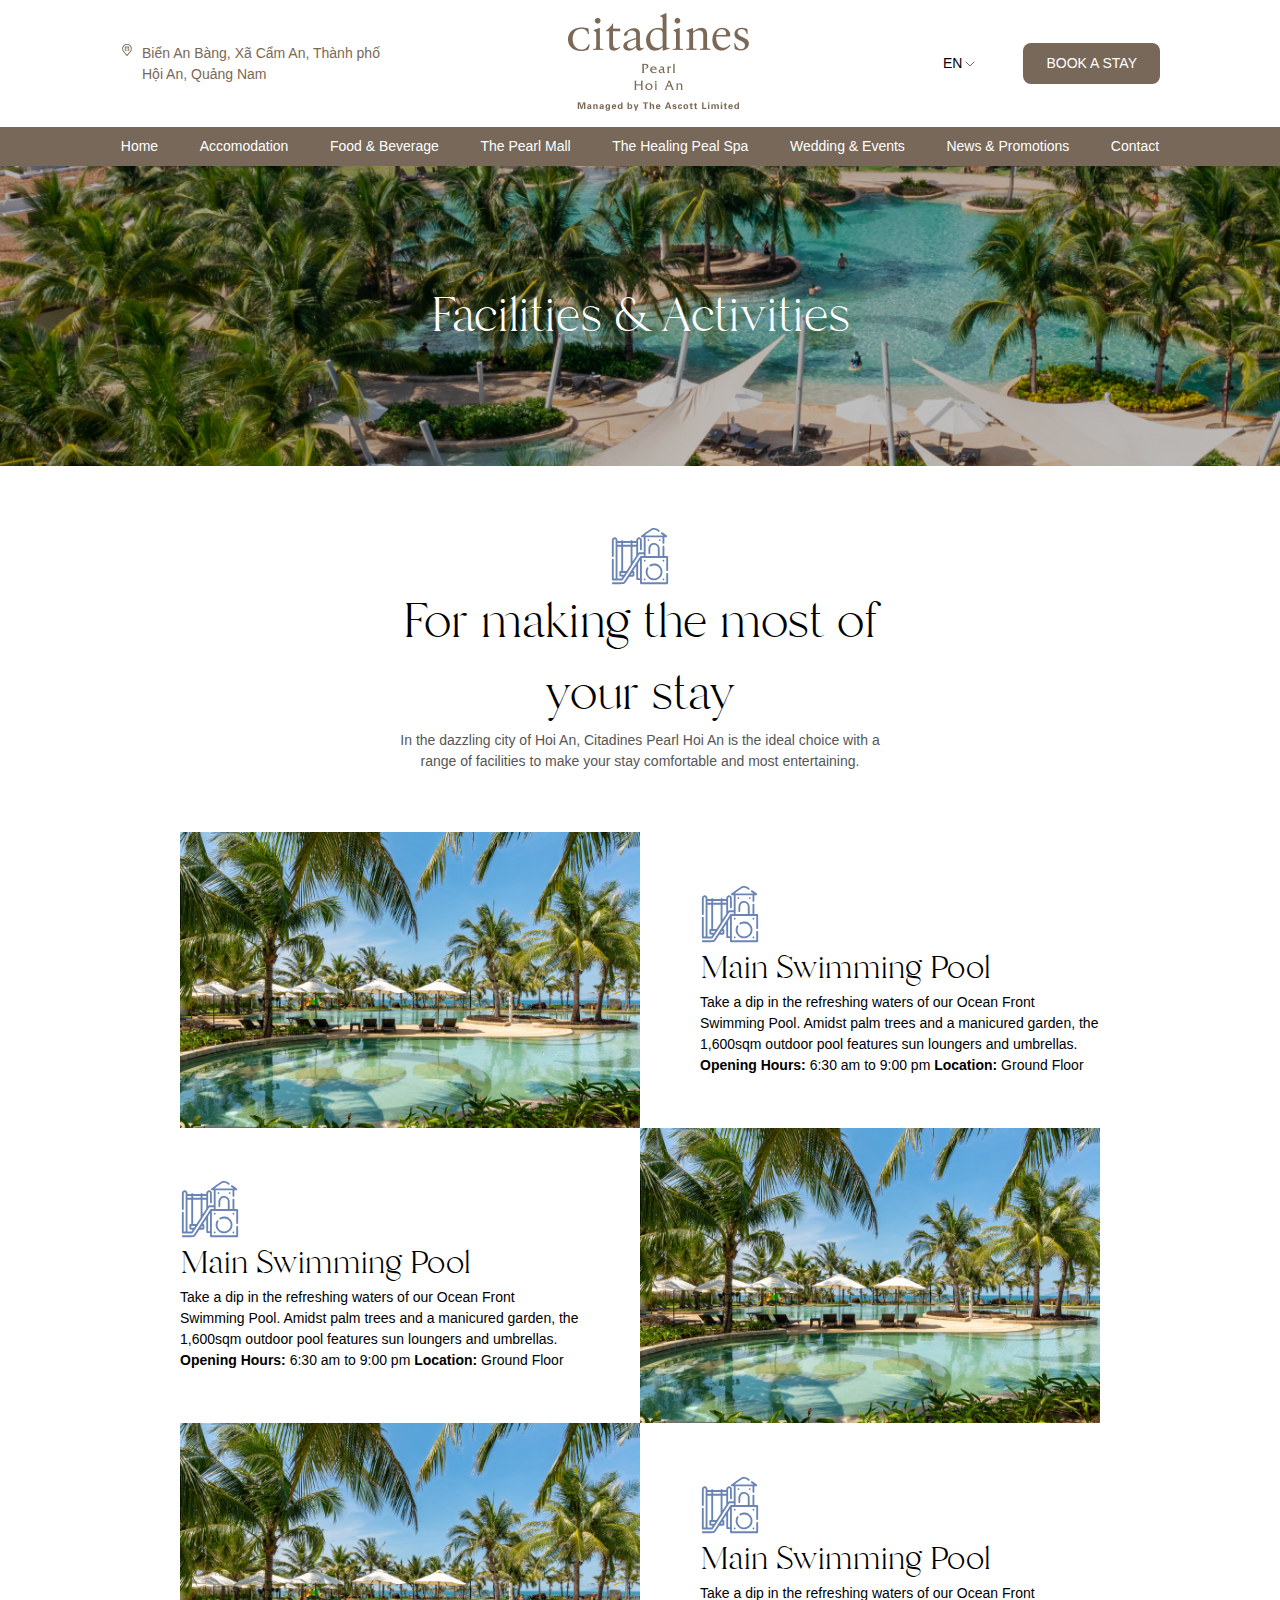
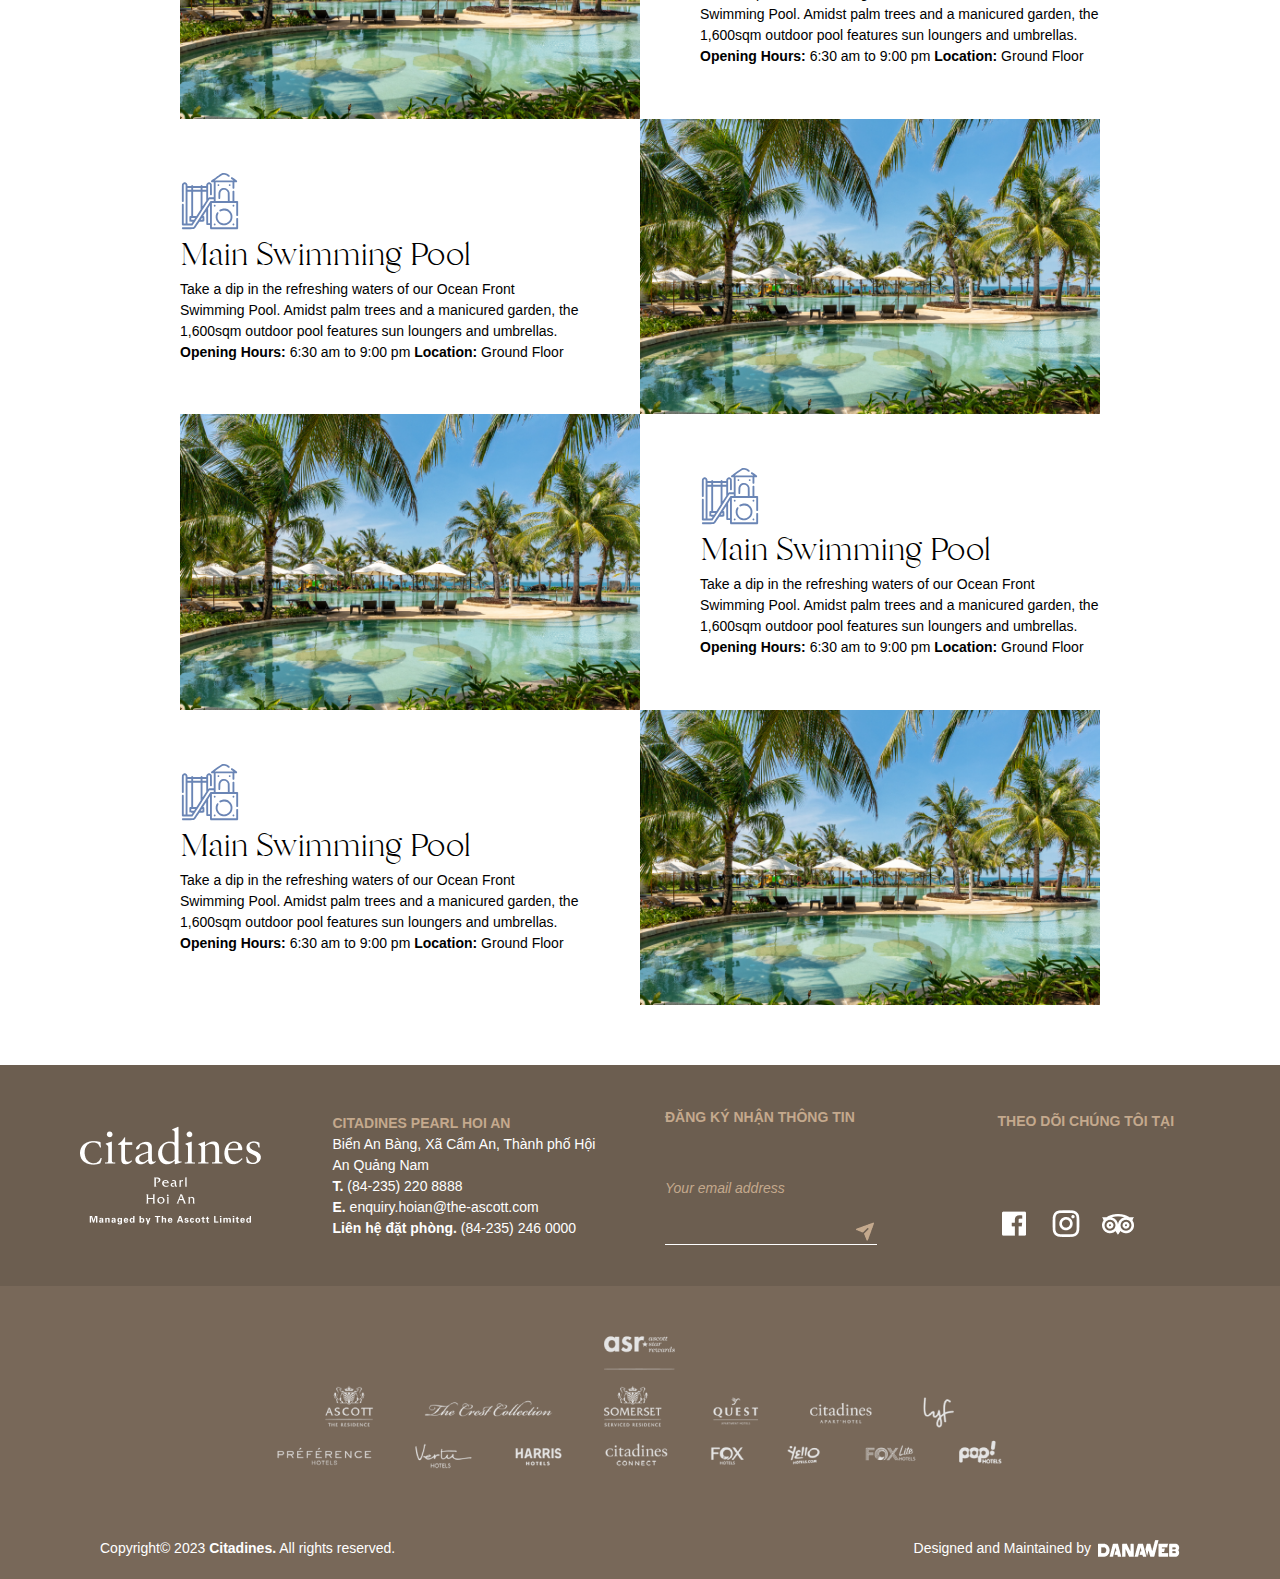
<file: facility.html>
<html lang="en">
  <head>
    <meta charset="UTF-8" />
    <meta name="viewport" content="width=device-width, initial-scale=1.0" />
    <title>Document</title>
    <link rel="stylesheet" href="css/reset.css" />
    <link rel="stylesheet" href="css/style.css" />
    <link rel="stylesheet" href="css/facility.css" />
    <link rel="preconnect" href="https://fonts.googleapis.com" />
    <link rel="preconnect" href="https://fonts.gstatic.com" crossorigin />
    <link
      href="https://fonts.googleapis.com/css2?family=Be+Vietnam+Pro:wght@300;400;500;600;700;800&display=swap"
      rel="stylesheet"
    />
  </head>
  <body>
    <header>
      <div class="top-header">
        <div class="header-location">
          <svg
            xmlns="http://www.w3.org/2000/svg"
            width="14"
            height="14"
            viewBox="0 0 14 14"
            fill="none"
          >
            <path
              d="M7 13.125L3.30926 8.77231C3.25797 8.70695 3.20722 8.64118 3.15701 8.575C2.52656 7.74453 2.18598 6.73016 2.18751 5.6875C2.18751 4.41115 2.69454 3.18707 3.59705 2.28455C4.49957 1.38203 5.72365 0.875 7 0.875C8.27636 0.875 9.50044 1.38203 10.403 2.28455C11.3055 3.18707 11.8125 4.41115 11.8125 5.6875C11.814 6.72969 11.4736 7.7436 10.8434 8.57369L10.843 8.575C10.843 8.575 10.7118 8.74738 10.6921 8.77056L7 13.125ZM3.85526 8.04781C3.85613 8.04781 3.95763 8.18256 3.98082 8.21144L7 11.7723L10.0231 8.20662C10.0424 8.18256 10.1448 8.04694 10.1452 8.0465C10.6602 7.36799 10.9385 6.53933 10.9375 5.6875C10.9375 4.64321 10.5227 3.64169 9.78424 2.90327C9.04581 2.16484 8.04429 1.75 7 1.75C5.95571 1.75 4.9542 2.16484 4.21577 2.90327C3.47735 3.64169 3.06251 4.64321 3.06251 5.6875C3.06159 6.53986 3.33978 7.36899 3.85526 8.04781Z"
              fill="#7B6856"
            />
            <path
              d="M9.1875 7.875H8.3125V4.375H5.6875V7.875H4.8125V4.375C4.81273 4.14301 4.90499 3.92058 5.06904 3.75654C5.23308 3.59249 5.45551 3.50023 5.6875 3.5H8.3125C8.54449 3.50023 8.76692 3.59249 8.93096 3.75654C9.09501 3.92058 9.18727 4.14301 9.1875 4.375V7.875Z"
              fill="#7B6856"
            />
            <path
              d="M6.5625 7H7.4375V7.875H6.5625V7ZM6.5625 5.25H7.4375V6.125H6.5625V5.25Z"
              fill="#7B6856"
            />
          </svg>
          <p>Biển An Bàng, Xã Cẩm An, Thành phố <br />Hội An, Quảng Nam</p>
        </div>
        <div class="header-logo"><img src="img/logo.png" alt="" /></div>
        <div class="top-header-right">
          <span>EN <img src="img/icon/arrow-down.svg" alt="" /></span>
          <button id="button-border">BOOK A STAY</button>
        </div>
      </div>
      <div class="header-bottom">
        <ul class="list-header">
          <li class="list-item"><a href="index.html">Home</a></li>
          <li class="list-item">
            <a href="accomodation.html">Accomodation</a>
          </li>
          <li class="list-item"><a href="food.html">Food & Beverage</a></li>
          <li class="list-item"><a href="facility.html">The Pearl Mall</a></li>
          <li class="list-item"><a href="spa.html">The Healing Peal Spa</a></li>
          <li class="list-item"><a href="">Wedding & Events</a></li>
          <li class="list-item">
            <a href="promotion.html">News & Promotions</a>
          </li>
          <li class="list-item"><a href="contact.html">Contact</a></li>
        </ul>
      </div>

      <!-- header moblie -->
    </header>
    <div class="header-mb">
      <button
        style="border: none; background-color: transparent"
        href=""
        id="toggleButton"
      >
        <svg
          xmlns="http://www.w3.org/2000/svg"
          width="28"
          height="17"
          viewBox="0 0 28 17"
          fill="none"
        >
          <rect width="28" height="2" fill="#6A85B5" />
          <rect y="7.12915" width="22" height="2" fill="#6A85B5" />
          <rect y="14.2583" width="28" height="2" fill="#6A85B5" />
        </svg>
      </button>

      <svg
        xmlns="http://www.w3.org/2000/svg"
        width="115"
        height="24"
        viewBox="0 0 115 24"
        fill="none"
      >
        <path
          d="M20.6426 4.78672C20.6426 5.77472 19.8411 6.57983 18.8554 6.57983C17.8637 6.57983 17.0614 5.77472 17.0614 4.78672C17.0614 3.79872 17.8637 2.9992 18.8554 2.9992C19.8411 2.9992 20.6426 3.79872 20.6426 4.78672Z"
          fill="#7B6856"
        />
        <path
          d="M71.3476 4.78672C71.3476 5.77472 70.5459 6.57983 69.559 6.57983C68.5676 6.57983 67.7687 5.77472 67.7687 4.78672C67.7687 3.79872 68.5676 2.9992 69.559 2.9992C70.5459 2.9992 71.3476 3.79872 71.3476 4.78672Z"
          fill="#7B6856"
        />
        <path
          d="M20.2822 21.571C20.2822 22.7455 21.0012 22.6686 22.3854 22.6686V23.3059H15.869V22.6686C17.3884 22.6686 17.9032 22.8003 17.9032 21.0228V12.849C17.9032 11.5419 16.3234 11.1355 16.3234 11.1355V10.6532L19.8655 9.42773H20.2822V21.571Z"
          fill="#7B6856"
        />
        <path
          d="M70.9868 21.571C70.9868 22.7455 71.7041 22.6686 73.0848 22.6686V23.3059H66.5703V22.6686C68.0866 22.6686 68.6028 22.8003 68.6028 21.0228V12.849C68.6028 11.5419 67.0245 11.1355 67.0245 11.1355V10.6532L70.5651 9.42773H70.9868V21.571Z"
          fill="#7B6856"
        />
        <path
          d="M33.2166 9.82726V11.4551H28.6219V19.2649C28.5945 21.8237 29.8057 22.117 30.332 22.192C30.8773 22.2753 31.7593 22.2183 32.7484 21.2831L33.1618 21.7457C31.7987 23.1573 30.6429 23.7622 29.1373 23.7622C26.8909 23.7622 26.1277 22.709 26.1803 19.7724V11.4551H24.2384V10.9168C25.4977 10.0199 27.2234 8.7576 28.1899 6.66246H28.6465V9.82726H33.2166Z"
          fill="#7B6856"
        />
        <path
          d="M36.1291 14.4054C35.2057 14.3808 35.7815 13.0614 35.8612 12.9034C36.4672 11.718 39.1901 9.71707 41.4128 9.5957C42.5197 9.53753 43.9137 9.45084 44.9445 10.8281C45.5002 11.5681 45.6682 11.8774 45.6682 13.7163V18.4511C45.6682 21.2772 45.8732 21.8788 46.2633 22.0865C47.2136 22.5838 47.8982 21.7294 47.8982 21.7294L48.2212 22.1716C47.1932 23.2348 46.1297 23.8103 45.2462 23.8103C43.8564 23.8103 43.3278 22.6433 43.3183 21.485C43.3183 21.485 41.073 23.8103 38.8512 23.8103C36.628 23.8103 35.171 22.6685 35.171 20.9372C35.171 18.7338 37.0894 17.8691 39.3708 17.0299C40.1544 16.7416 41.7758 16.1669 43.2848 15.6887V14.1607C43.2848 13.1741 43.3715 12.5935 42.7431 11.8846C42.2635 11.3164 41.0988 10.9389 40.2864 10.9646C39.2083 10.9959 38.0548 11.6531 37.9424 12.4241C37.859 12.9895 37.835 13.4686 37.6705 13.6884C37.5274 13.8752 37.0696 14.4306 36.1291 14.4054ZM43.2893 16.5271C42.6944 16.7282 41.8812 16.9787 40.8725 17.3358C38.5895 18.1415 37.5869 18.9525 37.5869 20.3986C37.5869 21.6718 38.8218 22.4839 40.0092 22.4571C40.7486 22.4361 41.2436 22.3089 43.2848 20.7081L43.2893 16.5271Z"
          fill="#7B6856"
        />
        <path
          d="M60.0887 3.5255C60.1072 2.07775 58.505 2.10404 58.505 2.10404V1.68205L62.1539 -4.3869e-05H62.5572L62.5835 20.2279C62.5835 21.3683 62.3947 22.0627 63.699 22.0722L64.5992 22.0627L64.5958 22.5409L60.8597 23.6841L60.2087 23.672L60.1572 21.618H59.9707C58.3311 23.4178 56.5341 23.7861 55.0265 23.7861C51.6332 23.7861 49.6208 20.6188 49.6208 17.0359C49.6208 12.842 53.3128 9.37801 56.8867 9.37801C57.8971 9.37801 59.1619 9.45464 60.0887 9.94403V3.5255ZM60.1217 12.8941C59.9931 10.7743 58.3901 10.3196 56.6034 10.3378C53.9115 10.3615 52.2152 12.7816 52.2152 16.053C52.2152 19.4035 54.0488 22.2341 57.4765 22.0534C58.5143 21.9978 59.8932 21.1695 60.1217 20.4502V12.8941Z"
          fill="#7B6856"
        />
        <path
          d="M79.4825 20.8645C79.4825 22.7527 79.6192 22.6051 81.6187 22.6051V23.3042H75.0416V22.6389C76.6035 22.6389 77.0263 22.6616 77.0263 21.2826V12.8878C76.9463 11.8327 75.2181 11.3573 75.2181 11.3573V10.8992L79.1063 9.40392H79.4688V11.6512C81.4604 10.3416 82.5678 9.34435 84.8201 9.34435C87.1516 9.34435 88.4265 10.5636 88.4265 14.3232C88.4265 18.7839 88.438 20.5315 88.4265 21.8408C88.422 22.7527 90.5871 22.633 90.5871 22.633L90.5938 23.3062H83.9046V22.5902C84.4907 22.5902 85.441 22.6437 85.7704 22.3131C85.8901 22.1934 85.9494 21.9378 85.9494 21.4501V14.309C85.941 11.2675 84.6935 11.006 83.2594 10.947C81.8553 10.8872 80.5935 11.7714 79.4825 12.3861V20.8645Z"
          fill="#7B6856"
        />
        <path
          d="M103.003 14.6172C102.946 14.764 102.875 14.79 102.8 14.79H94.1634C94.1634 15.1016 93.648 21.1177 98.1132 21.9258C99.9561 22.255 101.848 21.0939 102.838 19.8553L103.248 20.3016C102.207 21.8299 100.056 23.748 97.6067 23.748C93.584 23.748 91.7028 20.5273 91.7719 16.6382C91.8328 13.083 93.9129 9.32706 98.0019 9.32706C102.216 9.32706 103.143 12.7975 103.103 13.9385C103.103 13.9385 103.103 14.3736 103.003 14.6172ZM99.9144 13.8753C100.203 13.8753 100.385 13.5685 100.418 13.3456C100.727 11.3713 99.4222 10.201 97.7938 10.201C96.685 10.201 94.9003 10.6912 94.2079 13.8753H99.9144Z"
          fill="#7B6856"
        />
        <path
          d="M106.216 18.9973C106.618 21.0057 107.84 22.8223 109.898 22.8223C111.243 22.8223 112.371 22.0966 112.435 20.7742C112.454 20.2948 112.508 19.4679 111.612 18.6896C109.489 16.8551 106.053 17.0159 105.8 13.3388C105.661 11.2619 107.438 9.27579 110.525 9.27579C111.674 9.27579 113.108 9.61669 113.997 10.1497L114.193 13.1257H113.479C112.997 10.733 111.674 10.143 110.331 10.143C109.277 10.143 107.792 10.733 107.792 12.1086C107.792 15.7967 114.922 14.8408 114.922 19.3969C114.922 22.0396 112.267 23.666 110.001 23.666C107.357 23.666 105.951 22.6319 105.951 22.6319L105.608 19.1211L106.216 18.9973Z"
          fill="#7B6856"
        />
        <path
          d="M13.3066 13.0416C13.1567 13.2164 12.7688 13.2363 12.617 13.0858C12.2517 11.7267 11.2802 9.93725 8.43312 9.93725C5.69227 9.93725 2.93269 11.8808 2.93269 16.2987C2.93269 20.8939 5.80273 23.1381 8.58469 23.1381C11.3018 23.1381 12.4878 21.3257 13.091 19.9238C13.2867 19.7297 13.6301 19.8145 13.7395 20.0102C13.5879 21.4552 13.0051 22.8786 12.7039 23.2889C12.4444 23.3314 12.1855 23.4178 11.9494 23.4815C11.4749 23.6325 9.98602 24 8.58469 24C6.44873 24 4.61534 23.5693 3.06189 22.5548C1.31575 21.4116 0 19.4498 0 16.6242C0 14.0998 1.12168 12.1364 2.7168 10.9071C4.31248 9.69955 6.49151 9.07425 8.67082 9.07425C9.90016 9.07425 11.3885 9.29126 12.4008 9.54909C12.6611 9.61397 12.813 9.63467 13.0051 9.67829C13.0493 10.1758 13.091 11.4474 13.3066 13.0416Z"
          fill="#7B6856"
        />
        <path
          d="M20.6426 4.78672C20.6426 5.77472 19.8411 6.57983 18.8554 6.57983C17.8637 6.57983 17.0614 5.77472 17.0614 4.78672C17.0614 3.79872 17.8637 2.9992 18.8554 2.9992C19.8411 2.9992 20.6426 3.79872 20.6426 4.78672Z"
          fill="#7B6856"
        />
        <path
          d="M71.3476 4.78672C71.3476 5.77472 70.5459 6.57983 69.559 6.57983C68.5676 6.57983 67.7687 5.77472 67.7687 4.78672C67.7687 3.79872 68.5676 2.9992 69.559 2.9992C70.5459 2.9992 71.3476 3.79872 71.3476 4.78672Z"
          fill="#7B6856"
        />
        <path
          d="M20.2822 21.571C20.2822 22.7455 21.0012 22.6686 22.3854 22.6686V23.3059H15.869V22.6686C17.3884 22.6686 17.9032 22.8003 17.9032 21.0228V12.849C17.9032 11.5419 16.3234 11.1355 16.3234 11.1355V10.6532L19.8655 9.42773H20.2822V21.571Z"
          fill="#7B6856"
        />
        <path
          d="M70.9868 21.571C70.9868 22.7455 71.7041 22.6686 73.0848 22.6686V23.3059H66.5703V22.6686C68.0866 22.6686 68.6028 22.8003 68.6028 21.0228V12.849C68.6028 11.5419 67.0245 11.1355 67.0245 11.1355V10.6532L70.5651 9.42773H70.9868V21.571Z"
          fill="#7B6856"
        />
        <path
          d="M33.2166 9.82726V11.4551H28.6219V19.2649C28.5945 21.8237 29.8057 22.117 30.332 22.192C30.8773 22.2753 31.7593 22.2183 32.7484 21.2831L33.1618 21.7457C31.7987 23.1573 30.6429 23.7622 29.1373 23.7622C26.8909 23.7622 26.1277 22.709 26.1803 19.7724V11.4551H24.2384V10.9168C25.4977 10.0199 27.2234 8.7576 28.1899 6.66246H28.6465V9.82726H33.2166Z"
          fill="#7B6856"
        />
        <path
          d="M36.1291 14.4054C35.2057 14.3808 35.7815 13.0614 35.8612 12.9034C36.4672 11.718 39.1901 9.71707 41.4128 9.5957C42.5197 9.53753 43.9137 9.45084 44.9445 10.8281C45.5002 11.5681 45.6682 11.8774 45.6682 13.7163V18.4511C45.6682 21.2772 45.8732 21.8788 46.2633 22.0865C47.2136 22.5838 47.8982 21.7294 47.8982 21.7294L48.2212 22.1716C47.1932 23.2348 46.1297 23.8103 45.2462 23.8103C43.8564 23.8103 43.3278 22.6433 43.3183 21.485C43.3183 21.485 41.073 23.8103 38.8512 23.8103C36.628 23.8103 35.171 22.6685 35.171 20.9372C35.171 18.7338 37.0894 17.8691 39.3708 17.0299C40.1544 16.7416 41.7758 16.1669 43.2848 15.6887V14.1607C43.2848 13.1741 43.3715 12.5935 42.7431 11.8846C42.2635 11.3164 41.0988 10.9389 40.2864 10.9646C39.2083 10.9959 38.0548 11.6531 37.9424 12.4241C37.859 12.9895 37.835 13.4686 37.6705 13.6884C37.5274 13.8752 37.0696 14.4306 36.1291 14.4054ZM43.2893 16.5271C42.6944 16.7282 41.8812 16.9787 40.8725 17.3358C38.5895 18.1415 37.5869 18.9525 37.5869 20.3986C37.5869 21.6718 38.8218 22.4839 40.0092 22.4571C40.7486 22.4361 41.2436 22.3089 43.2848 20.7081L43.2893 16.5271Z"
          fill="#7B6856"
        />
        <path
          d="M60.0887 3.5255C60.1072 2.07775 58.505 2.10404 58.505 2.10404V1.68205L62.1539 -4.3869e-05H62.5572L62.5835 20.2279C62.5835 21.3683 62.3947 22.0627 63.699 22.0722L64.5992 22.0627L64.5958 22.5409L60.8597 23.6841L60.2087 23.672L60.1572 21.618H59.9707C58.3311 23.4178 56.5341 23.7861 55.0265 23.7861C51.6332 23.7861 49.6208 20.6188 49.6208 17.0359C49.6208 12.842 53.3128 9.37801 56.8867 9.37801C57.8971 9.37801 59.1619 9.45464 60.0887 9.94403V3.5255ZM60.1217 12.8941C59.9931 10.7743 58.3901 10.3196 56.6034 10.3378C53.9115 10.3615 52.2152 12.7816 52.2152 16.053C52.2152 19.4035 54.0488 22.2341 57.4765 22.0534C58.5143 21.9978 59.8932 21.1695 60.1217 20.4502V12.8941Z"
          fill="#7B6856"
        />
        <path
          d="M79.4825 20.8645C79.4825 22.7527 79.6192 22.6051 81.6187 22.6051V23.3042H75.0416V22.6389C76.6035 22.6389 77.0263 22.6616 77.0263 21.2826V12.8878C76.9463 11.8327 75.2181 11.3573 75.2181 11.3573V10.8992L79.1063 9.40392H79.4688V11.6512C81.4604 10.3416 82.5678 9.34435 84.8201 9.34435C87.1516 9.34435 88.4265 10.5636 88.4265 14.3232C88.4265 18.7839 88.438 20.5315 88.4265 21.8408C88.422 22.7527 90.5871 22.633 90.5871 22.633L90.5938 23.3062H83.9046V22.5902C84.4907 22.5902 85.441 22.6437 85.7704 22.3131C85.8901 22.1934 85.9494 21.9378 85.9494 21.4501V14.309C85.941 11.2675 84.6935 11.006 83.2594 10.947C81.8553 10.8872 80.5935 11.7714 79.4825 12.3861V20.8645Z"
          fill="#7B6856"
        />
        <path
          d="M103.003 14.6172C102.946 14.764 102.875 14.79 102.8 14.79H94.1634C94.1634 15.1016 93.648 21.1177 98.1132 21.9258C99.9561 22.255 101.848 21.0939 102.838 19.8553L103.248 20.3016C102.207 21.8299 100.056 23.748 97.6067 23.748C93.584 23.748 91.7028 20.5273 91.7719 16.6382C91.8328 13.083 93.9129 9.32706 98.0019 9.32706C102.216 9.32706 103.143 12.7975 103.103 13.9385C103.103 13.9385 103.103 14.3736 103.003 14.6172ZM99.9144 13.8753C100.203 13.8753 100.385 13.5685 100.418 13.3456C100.727 11.3713 99.4222 10.201 97.7938 10.201C96.685 10.201 94.9003 10.6912 94.2079 13.8753H99.9144Z"
          fill="#7B6856"
        />
        <path
          d="M106.216 18.9973C106.618 21.0057 107.84 22.8223 109.898 22.8223C111.243 22.8223 112.371 22.0966 112.435 20.7742C112.454 20.2948 112.508 19.4679 111.612 18.6896C109.489 16.8551 106.053 17.0159 105.8 13.3388C105.661 11.2619 107.438 9.27579 110.525 9.27579C111.674 9.27579 113.108 9.61669 113.997 10.1497L114.193 13.1257H113.479C112.997 10.733 111.674 10.143 110.331 10.143C109.277 10.143 107.792 10.733 107.792 12.1086C107.792 15.7967 114.922 14.8408 114.922 19.3969C114.922 22.0396 112.267 23.666 110.001 23.666C107.357 23.666 105.951 22.6319 105.951 22.6319L105.608 19.1211L106.216 18.9973Z"
          fill="#7B6856"
        />
        <path
          d="M13.3066 13.0416C13.1567 13.2164 12.7688 13.2363 12.617 13.0858C12.2517 11.7267 11.2802 9.93725 8.43312 9.93725C5.69227 9.93725 2.93269 11.8808 2.93269 16.2987C2.93269 20.8939 5.80273 23.1381 8.58469 23.1381C11.3018 23.1381 12.4878 21.3257 13.091 19.9238C13.2867 19.7297 13.6301 19.8145 13.7395 20.0102C13.5879 21.4552 13.0051 22.8786 12.7039 23.2889C12.4444 23.3314 12.1855 23.4178 11.9494 23.4815C11.4749 23.6325 9.98602 24 8.58469 24C6.44873 24 4.61534 23.5693 3.06189 22.5548C1.31575 21.4116 0 19.4498 0 16.6242C0 14.0998 1.12168 12.1364 2.7168 10.9071C4.31248 9.69955 6.49151 9.07425 8.67082 9.07425C9.90016 9.07425 11.3885 9.29126 12.4008 9.54909C12.6611 9.61397 12.813 9.63467 13.0051 9.67829C13.0493 10.1758 13.091 11.4474 13.3066 13.0416Z"
          fill="#7B6856"
        />
      </svg>
      <div class="language">
        <span>EN</span>
        <svg
          xmlns="http://www.w3.org/2000/svg"
          width="16"
          height="16"
          viewBox="0 0 16 16"
          fill="none"
        >
          <path
            d="M4 6L8 10L12 6"
            stroke="#6A85B5"
            stroke-linecap="round"
            stroke-linejoin="round"
          />
        </svg>
      </div>
    </div>
    <div id="navbar" class="navbar">
      <a href="index.html"><li>Home</li></a>
      <a href="accomodation.html"><li>Accomodation</li></a>
      <a href="food.html"><li>Food & Beverage</li></a>
      <a href="facility.html"><li>The Pearl Mall</li></a>
      <a href="spa.html"><li>The Healing Peal Spa</li></a>
      <a href="promotion.html"><li>Wedding & Events</li></a>
      <a href="promotion.html"><li>News & Promotions</li></a>
      <a href="contact.html"><li>Contact</li></a>
    </div>
    <div class="container">
      <div class="banner">
        <h2>Facilities & Activities</h2>
      </div>
      <div class="introduction">
        <svg
          xmlns="http://www.w3.org/2000/svg"
          width="60"
          height="60"
          viewBox="0 0 60 60"
          fill="none"
        >
          <path
            d="M42.6562 2.0625C42.2344 2.14453 41.5312 2.40234 41.0742 2.63672C40.2656 3.03516 31.3711 9.43359 31.0898 9.80859C30.8438 10.125 30.9141 10.6523 31.2305 10.957C31.4883 11.2266 31.6055 11.25 32.6367 11.25H33.75V18.75V26.25H31.6523C29.5195 26.25 29.0508 26.3203 28.4531 26.7422L28.125 26.9648V20.332V13.6992L28.418 13.418C28.5938 13.2305 28.8398 13.125 29.0625 13.125C29.2852 13.125 29.5312 13.2305 29.707 13.418L30 13.6992V18.75V23.8008L30.293 24.082C30.668 24.4688 31.207 24.4688 31.582 24.082L31.875 23.8008V18.7383C31.875 15.1641 31.8281 13.5469 31.7344 13.2188C31.5352 12.5273 30.7031 11.6602 30.0352 11.4375C28.8984 11.0508 27.9844 11.2617 27.1289 12.1289C26.4609 12.7852 26.25 13.3242 26.25 14.3438V15H24.4102H22.5586L22.3828 14.6133C22.1719 14.168 21.7031 13.9688 21.2461 14.1328C21.0586 14.1914 20.8477 14.4023 20.7422 14.6133L20.5664 15H16.875H13.1836L13.0078 14.6133C12.9023 14.4023 12.6914 14.1914 12.5156 14.1328C12.0469 13.9688 11.5781 14.168 11.3672 14.6133L11.1914 15H9.35156H7.5V14.3438C7.5 13.3945 7.28906 12.832 6.71484 12.1875C5.95312 11.3438 4.94531 11.0625 3.82031 11.3906C3.17578 11.5781 2.20312 12.5508 2.01562 13.1953C1.91016 13.5586 1.875 15.8086 1.875 22.0195V30.3633L2.16797 30.6445C2.54297 31.0312 3.08203 31.0312 3.45703 30.6445L3.75 30.3633V22.0312V13.6992L4.04297 13.418C4.41797 13.0312 4.95703 13.0312 5.33203 13.418L5.625 13.6992V33.1055V52.5H4.6875H3.75V42.9492V33.3867L3.45703 33.1055C3.08203 32.7188 2.54297 32.7188 2.16797 33.1055L1.875 33.3867V43.5938V53.8008L2.16797 54.082L2.44922 54.375H7.42969H12.4102L12.6914 54.1055C12.8555 53.9648 16.6289 48.1523 21.0938 41.1914C25.5586 34.2305 29.3203 28.4414 29.4609 28.3359C29.6719 28.1602 29.9883 28.125 31.7344 28.125H33.75V29.0625V30H32.2852C30.8203 30 30.3047 30.1055 30.1758 30.4453C30.0352 30.8203 13.9102 55.8516 13.6875 56.0508C13.4648 56.2383 13.0195 56.25 7.94531 56.25H2.44922L2.16797 56.543C1.78125 56.918 1.78125 57.457 2.16797 57.832L2.44922 58.125H7.98047C11.8359 58.125 13.6406 58.0781 13.957 57.9844C14.8008 57.7383 15.2695 57.1758 17.4023 53.8477L19.4766 50.625H21.6445C24.5625 50.625 24.375 50.8125 24.375 47.8359C24.375 45.3398 24.3164 45.1523 23.543 45.0117L23.1328 44.9414L24.6562 42.5625L26.1914 40.1836L26.25 46.875L26.3086 53.5781L26.5898 53.8008C26.8242 54 27.0586 54.0234 28.4297 54.0234H30V55.7812C30 57.5039 30.0117 57.5625 30.293 57.832L30.5742 58.125H44.0625H57.5508L57.832 57.832L58.125 57.5508V52.5V47.4492L57.832 47.168C57.457 46.7812 56.918 46.7812 56.543 47.168L56.25 47.4492V51.8555V56.25H44.0625H31.875V44.0625V31.875H44.0625H56.25V38.1445V44.4258L56.543 44.707C56.7188 44.8945 56.9648 45 57.1875 45C57.4102 45 57.6562 44.8945 57.832 44.707L58.125 44.4258V37.5V30.5742L57.832 30.293C57.5625 30.0117 57.4922 30 55.957 30H54.375V25.1367V20.2617L54.082 19.9805C53.707 19.5938 53.168 19.5938 52.793 19.9805L52.5 20.2617V25.1367V30H51.0938H49.6875V25.9219C49.6875 22.6406 49.6523 21.7148 49.5117 21.1523C48.7266 18.1523 45.6562 16.2891 42.7383 17.0508C40.7109 17.5781 39.1406 19.1367 38.6133 21.1523C38.4844 21.6797 38.4375 22.5117 38.4375 24.7031V27.5508L38.7305 27.832C39.0703 28.1836 39.5977 28.207 39.9727 27.9023C40.2539 27.6797 40.2539 27.6562 40.3125 24.5859C40.3711 21.6094 40.3828 21.4805 40.6641 20.918C41.0273 20.168 41.7305 19.4648 42.4805 19.1016C43.2891 18.7148 44.8125 18.7031 45.5859 19.0781C46.418 19.4766 46.9102 19.957 47.3555 20.7656L47.7539 21.5039L47.7891 25.7461L47.8242 30H41.7305H35.625V20.625V11.25H44.0625H52.5V14.2383V17.2383L52.793 17.5195C52.9688 17.707 53.2148 17.8125 53.4375 17.8125C53.6602 17.8125 53.9062 17.707 54.082 17.5195L54.375 17.2383V14.2383V11.25H55.4883C56.5195 11.25 56.6367 11.2266 56.8945 10.957C57.2461 10.6172 57.2812 10.0898 56.9883 9.75C56.8711 9.62109 55.7461 8.76562 54.4922 7.86328C52.1719 6.1875 51.8672 6.03516 51.3281 6.32812C51.0703 6.46875 50.8594 7.04297 50.9414 7.39453C50.9883 7.53516 51.5039 8.01562 52.1836 8.50781L53.3555 9.375H44.0625H34.7695L35.2266 9.04688C35.4727 8.85938 36.9727 7.76953 38.5547 6.62109C40.125 5.47266 41.6602 4.41797 41.9531 4.26562C42.8086 3.84375 43.9102 3.67969 44.8477 3.85547C45.8086 4.03125 46.4062 4.32422 47.625 5.19141C48.1289 5.56641 48.668 5.85938 48.7969 5.85938C49.3945 5.85938 49.8984 5.16797 49.6875 4.64062C49.5352 4.23047 48.2695 3.25781 47.168 2.69531C45.6445 1.92188 44.2148 1.72266 42.6562 2.0625ZM11.25 17.8125V18.75H9.375H7.5V17.8125V16.875H9.375H11.25V17.8125ZM20.625 17.8125V18.75H16.875H13.125V17.8125V16.875H16.875H20.625V17.8125ZM26.25 17.8125V18.75H24.375H22.5V17.8125V16.875H24.375H26.25V17.8125ZM11.25 32.8125V45H10.6055C10.0664 45 9.90234 45.0469 9.66797 45.293C9.375 45.5742 9.375 45.5977 9.375 47.7891C9.375 50.6836 9.28125 50.543 11.2969 50.625L12.7617 50.6836L12.1758 51.5859L11.5898 52.5H9.55078H7.5V36.5625V20.625H9.375H11.25V32.8125ZM20.6133 29.5547V38.4961L18.5273 41.7188L16.4414 44.9414L14.7891 44.9766L13.125 45.0117V32.8125V20.625H16.875H20.625L20.6133 29.5547ZM26.25 25.1602V29.707L24.4805 32.4609C23.5078 33.9727 22.6641 35.2617 22.6055 35.332C22.5469 35.3906 22.5 32.4609 22.5 28.0312V20.625H24.375H26.25V25.1602ZM30 43.2422V52.1484H29.0625H28.125V44.6602V37.1602L29.0391 35.7539C29.5312 34.9688 29.9531 34.3359 29.9766 34.3359C29.9883 34.3359 30 38.3438 30 43.2422ZM15.1172 46.957C15.1172 47.0039 14.8711 47.4258 14.5664 47.8945L14.0039 48.75H12.6328H11.25V47.8125V46.875H13.1836C14.25 46.875 15.1172 46.9102 15.1172 46.957ZM22.5 47.8125V48.75H21.6094C21.1172 48.75 20.7422 48.7031 20.7656 48.6562C20.7891 48.6094 21.0352 48.1875 21.3281 47.7188C21.7734 47.0156 21.9023 46.8867 22.1836 46.875H22.5V47.8125Z"
            fill="#6A85B5"
          />
          <path
            d="M37.793 13.418C37.6055 13.5938 37.5 13.8398 37.5 14.0625C37.5 14.2852 37.6055 14.5312 37.793 14.707C37.9688 14.8945 38.2148 15 38.4375 15C38.6602 15 38.9062 14.8945 39.082 14.707C39.2695 14.5312 39.375 14.2852 39.375 14.0625C39.375 13.8398 39.2695 13.5938 39.082 13.418C38.9062 13.2305 38.6602 13.125 38.4375 13.125C38.2148 13.125 37.9688 13.2305 37.793 13.418Z"
            fill="#6A85B5"
          />
          <path
            d="M49.043 13.418C48.8555 13.5938 48.75 13.8398 48.75 14.0625C48.75 14.2852 48.8555 14.5312 49.043 14.707C49.2188 14.8945 49.4648 15 49.6875 15C49.9102 15 50.1562 14.8945 50.332 14.707C50.5195 14.5312 50.625 14.2852 50.625 14.0625C50.625 13.8398 50.5195 13.5938 50.332 13.418C50.1562 13.2305 49.9102 13.125 49.6875 13.125C49.4648 13.125 49.2188 13.2305 49.043 13.418Z"
            fill="#6A85B5"
          />
          <path
            d="M34.0433 34.043C33.4574 34.6172 33.8676 35.625 34.6879 35.625C35.1683 35.625 35.6254 35.168 35.6254 34.6875C35.6254 34.207 35.1683 33.75 34.6879 33.75C34.4652 33.75 34.2191 33.8555 34.0433 34.043Z"
            fill="#6A85B5"
          />
          <path
            d="M52.7933 34.043C52.2074 34.6172 52.6176 35.625 53.4379 35.625C53.9183 35.625 54.3754 35.168 54.3754 34.6875C54.3754 34.207 53.9183 33.75 53.4379 33.75C53.2152 33.75 52.9691 33.8555 52.7933 34.043Z"
            fill="#6A85B5"
          />
          <path
            d="M42.4216 37.6641C41.4373 37.8751 40.1482 38.3907 39.7146 38.754C39.2458 39.1524 39.2341 39.8321 39.6794 40.1836C40.0779 40.4883 40.3123 40.4883 40.9216 40.1836C42.9138 39.1641 45.0818 39.129 46.9685 40.0899C48.1169 40.6641 48.8435 41.2969 49.488 42.2813C50.2498 43.4297 50.531 44.2618 50.5896 45.586C50.6951 47.5899 50.0974 49.1719 48.6912 50.5782C47.2849 51.9844 45.656 52.5938 43.6169 52.4766C38.8826 52.1836 36.0935 47.1329 38.3083 42.7969C38.6248 42.1758 38.6248 41.9297 38.2966 41.543C38.1091 41.3321 37.8982 41.2383 37.6287 41.2266C37.0779 41.2149 36.6912 41.6719 36.2224 42.8672C35.2966 45.2696 35.4841 47.8477 36.738 50.1211C37.324 51.1758 38.824 52.6758 39.8787 53.2618C41.3201 54.0586 42.2576 54.293 44.0037 54.3047C45.2927 54.3165 45.6677 54.2696 46.406 54.0469C47.9294 53.5665 48.8201 53.0274 49.9802 51.8555C51.1521 50.6954 51.6912 49.8047 52.1716 48.2813C52.5583 47.0157 52.5583 44.8594 52.1716 43.5938C51.6912 42.0704 51.1521 41.1797 49.9802 40.0196C48.8318 38.8594 47.9294 38.3086 46.4646 37.8516C45.4099 37.5352 43.488 37.4415 42.4216 37.6641Z"
            fill="#6A85B5"
          />
          <path
            d="M34.0433 52.793C33.4574 53.3672 33.8676 54.375 34.6879 54.375C35.1683 54.375 35.6254 53.918 35.6254 53.4375C35.6254 52.957 35.1683 52.5 34.6879 52.5C34.4652 52.5 34.2191 52.6055 34.0433 52.793Z"
            fill="#6A85B5"
          />
          <path
            d="M52.7933 52.793C52.2074 53.3672 52.6176 54.375 53.4379 54.375C53.9183 54.375 54.3754 53.918 54.3754 53.4375C54.3754 52.957 53.9183 52.5 53.4379 52.5C53.2152 52.5 52.9691 52.6055 52.7933 52.793Z"
            fill="#6A85B5"
          />
        </svg>
        <h2 style="text-align: center">
          For making the most of <br />
          your stay
        </h2>
        <p>
          In the dazzling city of Hoi An, Citadines Pearl Hoi An is the ideal
          choice with a range of facilities to make your stay comfortable and
          most entertaining.
        </p>
      </div>
      <div class="faci-list wrapper">
        <div class="facility-item">
          <div class="faci-img"><img src="img/faci1.png" alt="" /></div>
          <div class="faci-text">
            <svg
              xmlns="http://www.w3.org/2000/svg"
              width="60"
              height="60"
              viewBox="0 0 60 60"
              fill="none"
            >
              <path
                d="M42.6562 2.0625C42.2344 2.14453 41.5312 2.40234 41.0742 2.63672C40.2656 3.03516 31.3711 9.43359 31.0898 9.80859C30.8438 10.125 30.9141 10.6523 31.2305 10.957C31.4883 11.2266 31.6055 11.25 32.6367 11.25H33.75V18.75V26.25H31.6523C29.5195 26.25 29.0508 26.3203 28.4531 26.7422L28.125 26.9648V20.332V13.6992L28.418 13.418C28.5938 13.2305 28.8398 13.125 29.0625 13.125C29.2852 13.125 29.5312 13.2305 29.707 13.418L30 13.6992V18.75V23.8008L30.293 24.082C30.668 24.4688 31.207 24.4688 31.582 24.082L31.875 23.8008V18.7383C31.875 15.1641 31.8281 13.5469 31.7344 13.2188C31.5352 12.5273 30.7031 11.6602 30.0352 11.4375C28.8984 11.0508 27.9844 11.2617 27.1289 12.1289C26.4609 12.7852 26.25 13.3242 26.25 14.3438V15H24.4102H22.5586L22.3828 14.6133C22.1719 14.168 21.7031 13.9688 21.2461 14.1328C21.0586 14.1914 20.8477 14.4023 20.7422 14.6133L20.5664 15H16.875H13.1836L13.0078 14.6133C12.9023 14.4023 12.6914 14.1914 12.5156 14.1328C12.0469 13.9688 11.5781 14.168 11.3672 14.6133L11.1914 15H9.35156H7.5V14.3438C7.5 13.3945 7.28906 12.832 6.71484 12.1875C5.95312 11.3438 4.94531 11.0625 3.82031 11.3906C3.17578 11.5781 2.20312 12.5508 2.01562 13.1953C1.91016 13.5586 1.875 15.8086 1.875 22.0195V30.3633L2.16797 30.6445C2.54297 31.0312 3.08203 31.0312 3.45703 30.6445L3.75 30.3633V22.0312V13.6992L4.04297 13.418C4.41797 13.0312 4.95703 13.0312 5.33203 13.418L5.625 13.6992V33.1055V52.5H4.6875H3.75V42.9492V33.3867L3.45703 33.1055C3.08203 32.7188 2.54297 32.7188 2.16797 33.1055L1.875 33.3867V43.5938V53.8008L2.16797 54.082L2.44922 54.375H7.42969H12.4102L12.6914 54.1055C12.8555 53.9648 16.6289 48.1523 21.0938 41.1914C25.5586 34.2305 29.3203 28.4414 29.4609 28.3359C29.6719 28.1602 29.9883 28.125 31.7344 28.125H33.75V29.0625V30H32.2852C30.8203 30 30.3047 30.1055 30.1758 30.4453C30.0352 30.8203 13.9102 55.8516 13.6875 56.0508C13.4648 56.2383 13.0195 56.25 7.94531 56.25H2.44922L2.16797 56.543C1.78125 56.918 1.78125 57.457 2.16797 57.832L2.44922 58.125H7.98047C11.8359 58.125 13.6406 58.0781 13.957 57.9844C14.8008 57.7383 15.2695 57.1758 17.4023 53.8477L19.4766 50.625H21.6445C24.5625 50.625 24.375 50.8125 24.375 47.8359C24.375 45.3398 24.3164 45.1523 23.543 45.0117L23.1328 44.9414L24.6562 42.5625L26.1914 40.1836L26.25 46.875L26.3086 53.5781L26.5898 53.8008C26.8242 54 27.0586 54.0234 28.4297 54.0234H30V55.7812C30 57.5039 30.0117 57.5625 30.293 57.832L30.5742 58.125H44.0625H57.5508L57.832 57.832L58.125 57.5508V52.5V47.4492L57.832 47.168C57.457 46.7812 56.918 46.7812 56.543 47.168L56.25 47.4492V51.8555V56.25H44.0625H31.875V44.0625V31.875H44.0625H56.25V38.1445V44.4258L56.543 44.707C56.7188 44.8945 56.9648 45 57.1875 45C57.4102 45 57.6562 44.8945 57.832 44.707L58.125 44.4258V37.5V30.5742L57.832 30.293C57.5625 30.0117 57.4922 30 55.957 30H54.375V25.1367V20.2617L54.082 19.9805C53.707 19.5938 53.168 19.5938 52.793 19.9805L52.5 20.2617V25.1367V30H51.0938H49.6875V25.9219C49.6875 22.6406 49.6523 21.7148 49.5117 21.1523C48.7266 18.1523 45.6562 16.2891 42.7383 17.0508C40.7109 17.5781 39.1406 19.1367 38.6133 21.1523C38.4844 21.6797 38.4375 22.5117 38.4375 24.7031V27.5508L38.7305 27.832C39.0703 28.1836 39.5977 28.207 39.9727 27.9023C40.2539 27.6797 40.2539 27.6562 40.3125 24.5859C40.3711 21.6094 40.3828 21.4805 40.6641 20.918C41.0273 20.168 41.7305 19.4648 42.4805 19.1016C43.2891 18.7148 44.8125 18.7031 45.5859 19.0781C46.418 19.4766 46.9102 19.957 47.3555 20.7656L47.7539 21.5039L47.7891 25.7461L47.8242 30H41.7305H35.625V20.625V11.25H44.0625H52.5V14.2383V17.2383L52.793 17.5195C52.9688 17.707 53.2148 17.8125 53.4375 17.8125C53.6602 17.8125 53.9062 17.707 54.082 17.5195L54.375 17.2383V14.2383V11.25H55.4883C56.5195 11.25 56.6367 11.2266 56.8945 10.957C57.2461 10.6172 57.2812 10.0898 56.9883 9.75C56.8711 9.62109 55.7461 8.76562 54.4922 7.86328C52.1719 6.1875 51.8672 6.03516 51.3281 6.32812C51.0703 6.46875 50.8594 7.04297 50.9414 7.39453C50.9883 7.53516 51.5039 8.01562 52.1836 8.50781L53.3555 9.375H44.0625H34.7695L35.2266 9.04688C35.4727 8.85938 36.9727 7.76953 38.5547 6.62109C40.125 5.47266 41.6602 4.41797 41.9531 4.26562C42.8086 3.84375 43.9102 3.67969 44.8477 3.85547C45.8086 4.03125 46.4062 4.32422 47.625 5.19141C48.1289 5.56641 48.668 5.85938 48.7969 5.85938C49.3945 5.85938 49.8984 5.16797 49.6875 4.64062C49.5352 4.23047 48.2695 3.25781 47.168 2.69531C45.6445 1.92188 44.2148 1.72266 42.6562 2.0625ZM11.25 17.8125V18.75H9.375H7.5V17.8125V16.875H9.375H11.25V17.8125ZM20.625 17.8125V18.75H16.875H13.125V17.8125V16.875H16.875H20.625V17.8125ZM26.25 17.8125V18.75H24.375H22.5V17.8125V16.875H24.375H26.25V17.8125ZM11.25 32.8125V45H10.6055C10.0664 45 9.90234 45.0469 9.66797 45.293C9.375 45.5742 9.375 45.5977 9.375 47.7891C9.375 50.6836 9.28125 50.543 11.2969 50.625L12.7617 50.6836L12.1758 51.5859L11.5898 52.5H9.55078H7.5V36.5625V20.625H9.375H11.25V32.8125ZM20.6133 29.5547V38.4961L18.5273 41.7188L16.4414 44.9414L14.7891 44.9766L13.125 45.0117V32.8125V20.625H16.875H20.625L20.6133 29.5547ZM26.25 25.1602V29.707L24.4805 32.4609C23.5078 33.9727 22.6641 35.2617 22.6055 35.332C22.5469 35.3906 22.5 32.4609 22.5 28.0312V20.625H24.375H26.25V25.1602ZM30 43.2422V52.1484H29.0625H28.125V44.6602V37.1602L29.0391 35.7539C29.5312 34.9688 29.9531 34.3359 29.9766 34.3359C29.9883 34.3359 30 38.3438 30 43.2422ZM15.1172 46.957C15.1172 47.0039 14.8711 47.4258 14.5664 47.8945L14.0039 48.75H12.6328H11.25V47.8125V46.875H13.1836C14.25 46.875 15.1172 46.9102 15.1172 46.957ZM22.5 47.8125V48.75H21.6094C21.1172 48.75 20.7422 48.7031 20.7656 48.6562C20.7891 48.6094 21.0352 48.1875 21.3281 47.7188C21.7734 47.0156 21.9023 46.8867 22.1836 46.875H22.5V47.8125Z"
                fill="#6A85B5"
              />
              <path
                d="M37.793 13.418C37.6055 13.5938 37.5 13.8398 37.5 14.0625C37.5 14.2852 37.6055 14.5312 37.793 14.707C37.9688 14.8945 38.2148 15 38.4375 15C38.6602 15 38.9062 14.8945 39.082 14.707C39.2695 14.5312 39.375 14.2852 39.375 14.0625C39.375 13.8398 39.2695 13.5938 39.082 13.418C38.9062 13.2305 38.6602 13.125 38.4375 13.125C38.2148 13.125 37.9688 13.2305 37.793 13.418Z"
                fill="#6A85B5"
              />
              <path
                d="M49.043 13.418C48.8555 13.5938 48.75 13.8398 48.75 14.0625C48.75 14.2852 48.8555 14.5312 49.043 14.707C49.2188 14.8945 49.4648 15 49.6875 15C49.9102 15 50.1562 14.8945 50.332 14.707C50.5195 14.5312 50.625 14.2852 50.625 14.0625C50.625 13.8398 50.5195 13.5938 50.332 13.418C50.1562 13.2305 49.9102 13.125 49.6875 13.125C49.4648 13.125 49.2188 13.2305 49.043 13.418Z"
                fill="#6A85B5"
              />
              <path
                d="M34.0433 34.043C33.4574 34.6172 33.8676 35.625 34.6879 35.625C35.1683 35.625 35.6254 35.168 35.6254 34.6875C35.6254 34.207 35.1683 33.75 34.6879 33.75C34.4652 33.75 34.2191 33.8555 34.0433 34.043Z"
                fill="#6A85B5"
              />
              <path
                d="M52.7933 34.043C52.2074 34.6172 52.6176 35.625 53.4379 35.625C53.9183 35.625 54.3754 35.168 54.3754 34.6875C54.3754 34.207 53.9183 33.75 53.4379 33.75C53.2152 33.75 52.9691 33.8555 52.7933 34.043Z"
                fill="#6A85B5"
              />
              <path
                d="M42.4216 37.6641C41.4373 37.8751 40.1482 38.3907 39.7146 38.754C39.2458 39.1524 39.2341 39.8321 39.6794 40.1836C40.0779 40.4883 40.3123 40.4883 40.9216 40.1836C42.9138 39.1641 45.0818 39.129 46.9685 40.0899C48.1169 40.6641 48.8435 41.2969 49.488 42.2813C50.2498 43.4297 50.531 44.2618 50.5896 45.586C50.6951 47.5899 50.0974 49.1719 48.6912 50.5782C47.2849 51.9844 45.656 52.5938 43.6169 52.4766C38.8826 52.1836 36.0935 47.1329 38.3083 42.7969C38.6248 42.1758 38.6248 41.9297 38.2966 41.543C38.1091 41.3321 37.8982 41.2383 37.6287 41.2266C37.0779 41.2149 36.6912 41.6719 36.2224 42.8672C35.2966 45.2696 35.4841 47.8477 36.738 50.1211C37.324 51.1758 38.824 52.6758 39.8787 53.2618C41.3201 54.0586 42.2576 54.293 44.0037 54.3047C45.2927 54.3165 45.6677 54.2696 46.406 54.0469C47.9294 53.5665 48.8201 53.0274 49.9802 51.8555C51.1521 50.6954 51.6912 49.8047 52.1716 48.2813C52.5583 47.0157 52.5583 44.8594 52.1716 43.5938C51.6912 42.0704 51.1521 41.1797 49.9802 40.0196C48.8318 38.8594 47.9294 38.3086 46.4646 37.8516C45.4099 37.5352 43.488 37.4415 42.4216 37.6641Z"
                fill="#6A85B5"
              />
              <path
                d="M34.0433 52.793C33.4574 53.3672 33.8676 54.375 34.6879 54.375C35.1683 54.375 35.6254 53.918 35.6254 53.4375C35.6254 52.957 35.1683 52.5 34.6879 52.5C34.4652 52.5 34.2191 52.6055 34.0433 52.793Z"
                fill="#6A85B5"
              />
              <path
                d="M52.7933 52.793C52.2074 53.3672 52.6176 54.375 53.4379 54.375C53.9183 54.375 54.3754 53.918 54.3754 53.4375C54.3754 52.957 53.9183 52.5 53.4379 52.5C53.2152 52.5 52.9691 52.6055 52.7933 52.793Z"
                fill="#6A85B5"
              />
            </svg>
            <h3>Main Swimming Pool</h3>
            <p>
              Take a dip in the refreshing waters of our Ocean Front Swimming
              Pool. Amidst palm trees and a manicured garden, the 1,600sqm
              outdoor pool features sun loungers and umbrellas. <br />
              <b>Opening Hours:</b> 6:30 am to 9:00 pm <b>Location:</b> Ground
              Floor
            </p>
          </div>
        </div>
        <div class="facility-item">
          <div class="faci-text-2">
            <svg
              xmlns="http://www.w3.org/2000/svg"
              width="60"
              height="60"
              viewBox="0 0 60 60"
              fill="none"
            >
              <path
                d="M42.6562 2.0625C42.2344 2.14453 41.5312 2.40234 41.0742 2.63672C40.2656 3.03516 31.3711 9.43359 31.0898 9.80859C30.8438 10.125 30.9141 10.6523 31.2305 10.957C31.4883 11.2266 31.6055 11.25 32.6367 11.25H33.75V18.75V26.25H31.6523C29.5195 26.25 29.0508 26.3203 28.4531 26.7422L28.125 26.9648V20.332V13.6992L28.418 13.418C28.5938 13.2305 28.8398 13.125 29.0625 13.125C29.2852 13.125 29.5312 13.2305 29.707 13.418L30 13.6992V18.75V23.8008L30.293 24.082C30.668 24.4688 31.207 24.4688 31.582 24.082L31.875 23.8008V18.7383C31.875 15.1641 31.8281 13.5469 31.7344 13.2188C31.5352 12.5273 30.7031 11.6602 30.0352 11.4375C28.8984 11.0508 27.9844 11.2617 27.1289 12.1289C26.4609 12.7852 26.25 13.3242 26.25 14.3438V15H24.4102H22.5586L22.3828 14.6133C22.1719 14.168 21.7031 13.9688 21.2461 14.1328C21.0586 14.1914 20.8477 14.4023 20.7422 14.6133L20.5664 15H16.875H13.1836L13.0078 14.6133C12.9023 14.4023 12.6914 14.1914 12.5156 14.1328C12.0469 13.9688 11.5781 14.168 11.3672 14.6133L11.1914 15H9.35156H7.5V14.3438C7.5 13.3945 7.28906 12.832 6.71484 12.1875C5.95312 11.3438 4.94531 11.0625 3.82031 11.3906C3.17578 11.5781 2.20312 12.5508 2.01562 13.1953C1.91016 13.5586 1.875 15.8086 1.875 22.0195V30.3633L2.16797 30.6445C2.54297 31.0312 3.08203 31.0312 3.45703 30.6445L3.75 30.3633V22.0312V13.6992L4.04297 13.418C4.41797 13.0312 4.95703 13.0312 5.33203 13.418L5.625 13.6992V33.1055V52.5H4.6875H3.75V42.9492V33.3867L3.45703 33.1055C3.08203 32.7188 2.54297 32.7188 2.16797 33.1055L1.875 33.3867V43.5938V53.8008L2.16797 54.082L2.44922 54.375H7.42969H12.4102L12.6914 54.1055C12.8555 53.9648 16.6289 48.1523 21.0938 41.1914C25.5586 34.2305 29.3203 28.4414 29.4609 28.3359C29.6719 28.1602 29.9883 28.125 31.7344 28.125H33.75V29.0625V30H32.2852C30.8203 30 30.3047 30.1055 30.1758 30.4453C30.0352 30.8203 13.9102 55.8516 13.6875 56.0508C13.4648 56.2383 13.0195 56.25 7.94531 56.25H2.44922L2.16797 56.543C1.78125 56.918 1.78125 57.457 2.16797 57.832L2.44922 58.125H7.98047C11.8359 58.125 13.6406 58.0781 13.957 57.9844C14.8008 57.7383 15.2695 57.1758 17.4023 53.8477L19.4766 50.625H21.6445C24.5625 50.625 24.375 50.8125 24.375 47.8359C24.375 45.3398 24.3164 45.1523 23.543 45.0117L23.1328 44.9414L24.6562 42.5625L26.1914 40.1836L26.25 46.875L26.3086 53.5781L26.5898 53.8008C26.8242 54 27.0586 54.0234 28.4297 54.0234H30V55.7812C30 57.5039 30.0117 57.5625 30.293 57.832L30.5742 58.125H44.0625H57.5508L57.832 57.832L58.125 57.5508V52.5V47.4492L57.832 47.168C57.457 46.7812 56.918 46.7812 56.543 47.168L56.25 47.4492V51.8555V56.25H44.0625H31.875V44.0625V31.875H44.0625H56.25V38.1445V44.4258L56.543 44.707C56.7188 44.8945 56.9648 45 57.1875 45C57.4102 45 57.6562 44.8945 57.832 44.707L58.125 44.4258V37.5V30.5742L57.832 30.293C57.5625 30.0117 57.4922 30 55.957 30H54.375V25.1367V20.2617L54.082 19.9805C53.707 19.5938 53.168 19.5938 52.793 19.9805L52.5 20.2617V25.1367V30H51.0938H49.6875V25.9219C49.6875 22.6406 49.6523 21.7148 49.5117 21.1523C48.7266 18.1523 45.6562 16.2891 42.7383 17.0508C40.7109 17.5781 39.1406 19.1367 38.6133 21.1523C38.4844 21.6797 38.4375 22.5117 38.4375 24.7031V27.5508L38.7305 27.832C39.0703 28.1836 39.5977 28.207 39.9727 27.9023C40.2539 27.6797 40.2539 27.6562 40.3125 24.5859C40.3711 21.6094 40.3828 21.4805 40.6641 20.918C41.0273 20.168 41.7305 19.4648 42.4805 19.1016C43.2891 18.7148 44.8125 18.7031 45.5859 19.0781C46.418 19.4766 46.9102 19.957 47.3555 20.7656L47.7539 21.5039L47.7891 25.7461L47.8242 30H41.7305H35.625V20.625V11.25H44.0625H52.5V14.2383V17.2383L52.793 17.5195C52.9688 17.707 53.2148 17.8125 53.4375 17.8125C53.6602 17.8125 53.9062 17.707 54.082 17.5195L54.375 17.2383V14.2383V11.25H55.4883C56.5195 11.25 56.6367 11.2266 56.8945 10.957C57.2461 10.6172 57.2812 10.0898 56.9883 9.75C56.8711 9.62109 55.7461 8.76562 54.4922 7.86328C52.1719 6.1875 51.8672 6.03516 51.3281 6.32812C51.0703 6.46875 50.8594 7.04297 50.9414 7.39453C50.9883 7.53516 51.5039 8.01562 52.1836 8.50781L53.3555 9.375H44.0625H34.7695L35.2266 9.04688C35.4727 8.85938 36.9727 7.76953 38.5547 6.62109C40.125 5.47266 41.6602 4.41797 41.9531 4.26562C42.8086 3.84375 43.9102 3.67969 44.8477 3.85547C45.8086 4.03125 46.4062 4.32422 47.625 5.19141C48.1289 5.56641 48.668 5.85938 48.7969 5.85938C49.3945 5.85938 49.8984 5.16797 49.6875 4.64062C49.5352 4.23047 48.2695 3.25781 47.168 2.69531C45.6445 1.92188 44.2148 1.72266 42.6562 2.0625ZM11.25 17.8125V18.75H9.375H7.5V17.8125V16.875H9.375H11.25V17.8125ZM20.625 17.8125V18.75H16.875H13.125V17.8125V16.875H16.875H20.625V17.8125ZM26.25 17.8125V18.75H24.375H22.5V17.8125V16.875H24.375H26.25V17.8125ZM11.25 32.8125V45H10.6055C10.0664 45 9.90234 45.0469 9.66797 45.293C9.375 45.5742 9.375 45.5977 9.375 47.7891C9.375 50.6836 9.28125 50.543 11.2969 50.625L12.7617 50.6836L12.1758 51.5859L11.5898 52.5H9.55078H7.5V36.5625V20.625H9.375H11.25V32.8125ZM20.6133 29.5547V38.4961L18.5273 41.7188L16.4414 44.9414L14.7891 44.9766L13.125 45.0117V32.8125V20.625H16.875H20.625L20.6133 29.5547ZM26.25 25.1602V29.707L24.4805 32.4609C23.5078 33.9727 22.6641 35.2617 22.6055 35.332C22.5469 35.3906 22.5 32.4609 22.5 28.0312V20.625H24.375H26.25V25.1602ZM30 43.2422V52.1484H29.0625H28.125V44.6602V37.1602L29.0391 35.7539C29.5312 34.9688 29.9531 34.3359 29.9766 34.3359C29.9883 34.3359 30 38.3438 30 43.2422ZM15.1172 46.957C15.1172 47.0039 14.8711 47.4258 14.5664 47.8945L14.0039 48.75H12.6328H11.25V47.8125V46.875H13.1836C14.25 46.875 15.1172 46.9102 15.1172 46.957ZM22.5 47.8125V48.75H21.6094C21.1172 48.75 20.7422 48.7031 20.7656 48.6562C20.7891 48.6094 21.0352 48.1875 21.3281 47.7188C21.7734 47.0156 21.9023 46.8867 22.1836 46.875H22.5V47.8125Z"
                fill="#6A85B5"
              />
              <path
                d="M37.793 13.418C37.6055 13.5938 37.5 13.8398 37.5 14.0625C37.5 14.2852 37.6055 14.5312 37.793 14.707C37.9688 14.8945 38.2148 15 38.4375 15C38.6602 15 38.9062 14.8945 39.082 14.707C39.2695 14.5312 39.375 14.2852 39.375 14.0625C39.375 13.8398 39.2695 13.5938 39.082 13.418C38.9062 13.2305 38.6602 13.125 38.4375 13.125C38.2148 13.125 37.9688 13.2305 37.793 13.418Z"
                fill="#6A85B5"
              />
              <path
                d="M49.043 13.418C48.8555 13.5938 48.75 13.8398 48.75 14.0625C48.75 14.2852 48.8555 14.5312 49.043 14.707C49.2188 14.8945 49.4648 15 49.6875 15C49.9102 15 50.1562 14.8945 50.332 14.707C50.5195 14.5312 50.625 14.2852 50.625 14.0625C50.625 13.8398 50.5195 13.5938 50.332 13.418C50.1562 13.2305 49.9102 13.125 49.6875 13.125C49.4648 13.125 49.2188 13.2305 49.043 13.418Z"
                fill="#6A85B5"
              />
              <path
                d="M34.0433 34.043C33.4574 34.6172 33.8676 35.625 34.6879 35.625C35.1683 35.625 35.6254 35.168 35.6254 34.6875C35.6254 34.207 35.1683 33.75 34.6879 33.75C34.4652 33.75 34.2191 33.8555 34.0433 34.043Z"
                fill="#6A85B5"
              />
              <path
                d="M52.7933 34.043C52.2074 34.6172 52.6176 35.625 53.4379 35.625C53.9183 35.625 54.3754 35.168 54.3754 34.6875C54.3754 34.207 53.9183 33.75 53.4379 33.75C53.2152 33.75 52.9691 33.8555 52.7933 34.043Z"
                fill="#6A85B5"
              />
              <path
                d="M42.4216 37.6641C41.4373 37.8751 40.1482 38.3907 39.7146 38.754C39.2458 39.1524 39.2341 39.8321 39.6794 40.1836C40.0779 40.4883 40.3123 40.4883 40.9216 40.1836C42.9138 39.1641 45.0818 39.129 46.9685 40.0899C48.1169 40.6641 48.8435 41.2969 49.488 42.2813C50.2498 43.4297 50.531 44.2618 50.5896 45.586C50.6951 47.5899 50.0974 49.1719 48.6912 50.5782C47.2849 51.9844 45.656 52.5938 43.6169 52.4766C38.8826 52.1836 36.0935 47.1329 38.3083 42.7969C38.6248 42.1758 38.6248 41.9297 38.2966 41.543C38.1091 41.3321 37.8982 41.2383 37.6287 41.2266C37.0779 41.2149 36.6912 41.6719 36.2224 42.8672C35.2966 45.2696 35.4841 47.8477 36.738 50.1211C37.324 51.1758 38.824 52.6758 39.8787 53.2618C41.3201 54.0586 42.2576 54.293 44.0037 54.3047C45.2927 54.3165 45.6677 54.2696 46.406 54.0469C47.9294 53.5665 48.8201 53.0274 49.9802 51.8555C51.1521 50.6954 51.6912 49.8047 52.1716 48.2813C52.5583 47.0157 52.5583 44.8594 52.1716 43.5938C51.6912 42.0704 51.1521 41.1797 49.9802 40.0196C48.8318 38.8594 47.9294 38.3086 46.4646 37.8516C45.4099 37.5352 43.488 37.4415 42.4216 37.6641Z"
                fill="#6A85B5"
              />
              <path
                d="M34.0433 52.793C33.4574 53.3672 33.8676 54.375 34.6879 54.375C35.1683 54.375 35.6254 53.918 35.6254 53.4375C35.6254 52.957 35.1683 52.5 34.6879 52.5C34.4652 52.5 34.2191 52.6055 34.0433 52.793Z"
                fill="#6A85B5"
              />
              <path
                d="M52.7933 52.793C52.2074 53.3672 52.6176 54.375 53.4379 54.375C53.9183 54.375 54.3754 53.918 54.3754 53.4375C54.3754 52.957 53.9183 52.5 53.4379 52.5C53.2152 52.5 52.9691 52.6055 52.7933 52.793Z"
                fill="#6A85B5"
              />
            </svg>
            <h3>Main Swimming Pool</h3>
            <p>
              Take a dip in the refreshing waters of our Ocean Front Swimming
              Pool. Amidst palm trees and a manicured garden, the 1,600sqm
              outdoor pool features sun loungers and umbrellas. <br />
              <b>Opening Hours:</b> 6:30 am to 9:00 pm <b>Location:</b> Ground
              Floor
            </p>
          </div>
          <div class="faci-img"><img src="img/faci1.png" alt="" /></div>
        </div>
        <div class="facility-item">
          <div class="faci-img"><img src="img/faci1.png" alt="" /></div>
          <div class="faci-text">
            <svg
              xmlns="http://www.w3.org/2000/svg"
              width="60"
              height="60"
              viewBox="0 0 60 60"
              fill="none"
            >
              <path
                d="M42.6562 2.0625C42.2344 2.14453 41.5312 2.40234 41.0742 2.63672C40.2656 3.03516 31.3711 9.43359 31.0898 9.80859C30.8438 10.125 30.9141 10.6523 31.2305 10.957C31.4883 11.2266 31.6055 11.25 32.6367 11.25H33.75V18.75V26.25H31.6523C29.5195 26.25 29.0508 26.3203 28.4531 26.7422L28.125 26.9648V20.332V13.6992L28.418 13.418C28.5938 13.2305 28.8398 13.125 29.0625 13.125C29.2852 13.125 29.5312 13.2305 29.707 13.418L30 13.6992V18.75V23.8008L30.293 24.082C30.668 24.4688 31.207 24.4688 31.582 24.082L31.875 23.8008V18.7383C31.875 15.1641 31.8281 13.5469 31.7344 13.2188C31.5352 12.5273 30.7031 11.6602 30.0352 11.4375C28.8984 11.0508 27.9844 11.2617 27.1289 12.1289C26.4609 12.7852 26.25 13.3242 26.25 14.3438V15H24.4102H22.5586L22.3828 14.6133C22.1719 14.168 21.7031 13.9688 21.2461 14.1328C21.0586 14.1914 20.8477 14.4023 20.7422 14.6133L20.5664 15H16.875H13.1836L13.0078 14.6133C12.9023 14.4023 12.6914 14.1914 12.5156 14.1328C12.0469 13.9688 11.5781 14.168 11.3672 14.6133L11.1914 15H9.35156H7.5V14.3438C7.5 13.3945 7.28906 12.832 6.71484 12.1875C5.95312 11.3438 4.94531 11.0625 3.82031 11.3906C3.17578 11.5781 2.20312 12.5508 2.01562 13.1953C1.91016 13.5586 1.875 15.8086 1.875 22.0195V30.3633L2.16797 30.6445C2.54297 31.0312 3.08203 31.0312 3.45703 30.6445L3.75 30.3633V22.0312V13.6992L4.04297 13.418C4.41797 13.0312 4.95703 13.0312 5.33203 13.418L5.625 13.6992V33.1055V52.5H4.6875H3.75V42.9492V33.3867L3.45703 33.1055C3.08203 32.7188 2.54297 32.7188 2.16797 33.1055L1.875 33.3867V43.5938V53.8008L2.16797 54.082L2.44922 54.375H7.42969H12.4102L12.6914 54.1055C12.8555 53.9648 16.6289 48.1523 21.0938 41.1914C25.5586 34.2305 29.3203 28.4414 29.4609 28.3359C29.6719 28.1602 29.9883 28.125 31.7344 28.125H33.75V29.0625V30H32.2852C30.8203 30 30.3047 30.1055 30.1758 30.4453C30.0352 30.8203 13.9102 55.8516 13.6875 56.0508C13.4648 56.2383 13.0195 56.25 7.94531 56.25H2.44922L2.16797 56.543C1.78125 56.918 1.78125 57.457 2.16797 57.832L2.44922 58.125H7.98047C11.8359 58.125 13.6406 58.0781 13.957 57.9844C14.8008 57.7383 15.2695 57.1758 17.4023 53.8477L19.4766 50.625H21.6445C24.5625 50.625 24.375 50.8125 24.375 47.8359C24.375 45.3398 24.3164 45.1523 23.543 45.0117L23.1328 44.9414L24.6562 42.5625L26.1914 40.1836L26.25 46.875L26.3086 53.5781L26.5898 53.8008C26.8242 54 27.0586 54.0234 28.4297 54.0234H30V55.7812C30 57.5039 30.0117 57.5625 30.293 57.832L30.5742 58.125H44.0625H57.5508L57.832 57.832L58.125 57.5508V52.5V47.4492L57.832 47.168C57.457 46.7812 56.918 46.7812 56.543 47.168L56.25 47.4492V51.8555V56.25H44.0625H31.875V44.0625V31.875H44.0625H56.25V38.1445V44.4258L56.543 44.707C56.7188 44.8945 56.9648 45 57.1875 45C57.4102 45 57.6562 44.8945 57.832 44.707L58.125 44.4258V37.5V30.5742L57.832 30.293C57.5625 30.0117 57.4922 30 55.957 30H54.375V25.1367V20.2617L54.082 19.9805C53.707 19.5938 53.168 19.5938 52.793 19.9805L52.5 20.2617V25.1367V30H51.0938H49.6875V25.9219C49.6875 22.6406 49.6523 21.7148 49.5117 21.1523C48.7266 18.1523 45.6562 16.2891 42.7383 17.0508C40.7109 17.5781 39.1406 19.1367 38.6133 21.1523C38.4844 21.6797 38.4375 22.5117 38.4375 24.7031V27.5508L38.7305 27.832C39.0703 28.1836 39.5977 28.207 39.9727 27.9023C40.2539 27.6797 40.2539 27.6562 40.3125 24.5859C40.3711 21.6094 40.3828 21.4805 40.6641 20.918C41.0273 20.168 41.7305 19.4648 42.4805 19.1016C43.2891 18.7148 44.8125 18.7031 45.5859 19.0781C46.418 19.4766 46.9102 19.957 47.3555 20.7656L47.7539 21.5039L47.7891 25.7461L47.8242 30H41.7305H35.625V20.625V11.25H44.0625H52.5V14.2383V17.2383L52.793 17.5195C52.9688 17.707 53.2148 17.8125 53.4375 17.8125C53.6602 17.8125 53.9062 17.707 54.082 17.5195L54.375 17.2383V14.2383V11.25H55.4883C56.5195 11.25 56.6367 11.2266 56.8945 10.957C57.2461 10.6172 57.2812 10.0898 56.9883 9.75C56.8711 9.62109 55.7461 8.76562 54.4922 7.86328C52.1719 6.1875 51.8672 6.03516 51.3281 6.32812C51.0703 6.46875 50.8594 7.04297 50.9414 7.39453C50.9883 7.53516 51.5039 8.01562 52.1836 8.50781L53.3555 9.375H44.0625H34.7695L35.2266 9.04688C35.4727 8.85938 36.9727 7.76953 38.5547 6.62109C40.125 5.47266 41.6602 4.41797 41.9531 4.26562C42.8086 3.84375 43.9102 3.67969 44.8477 3.85547C45.8086 4.03125 46.4062 4.32422 47.625 5.19141C48.1289 5.56641 48.668 5.85938 48.7969 5.85938C49.3945 5.85938 49.8984 5.16797 49.6875 4.64062C49.5352 4.23047 48.2695 3.25781 47.168 2.69531C45.6445 1.92188 44.2148 1.72266 42.6562 2.0625ZM11.25 17.8125V18.75H9.375H7.5V17.8125V16.875H9.375H11.25V17.8125ZM20.625 17.8125V18.75H16.875H13.125V17.8125V16.875H16.875H20.625V17.8125ZM26.25 17.8125V18.75H24.375H22.5V17.8125V16.875H24.375H26.25V17.8125ZM11.25 32.8125V45H10.6055C10.0664 45 9.90234 45.0469 9.66797 45.293C9.375 45.5742 9.375 45.5977 9.375 47.7891C9.375 50.6836 9.28125 50.543 11.2969 50.625L12.7617 50.6836L12.1758 51.5859L11.5898 52.5H9.55078H7.5V36.5625V20.625H9.375H11.25V32.8125ZM20.6133 29.5547V38.4961L18.5273 41.7188L16.4414 44.9414L14.7891 44.9766L13.125 45.0117V32.8125V20.625H16.875H20.625L20.6133 29.5547ZM26.25 25.1602V29.707L24.4805 32.4609C23.5078 33.9727 22.6641 35.2617 22.6055 35.332C22.5469 35.3906 22.5 32.4609 22.5 28.0312V20.625H24.375H26.25V25.1602ZM30 43.2422V52.1484H29.0625H28.125V44.6602V37.1602L29.0391 35.7539C29.5312 34.9688 29.9531 34.3359 29.9766 34.3359C29.9883 34.3359 30 38.3438 30 43.2422ZM15.1172 46.957C15.1172 47.0039 14.8711 47.4258 14.5664 47.8945L14.0039 48.75H12.6328H11.25V47.8125V46.875H13.1836C14.25 46.875 15.1172 46.9102 15.1172 46.957ZM22.5 47.8125V48.75H21.6094C21.1172 48.75 20.7422 48.7031 20.7656 48.6562C20.7891 48.6094 21.0352 48.1875 21.3281 47.7188C21.7734 47.0156 21.9023 46.8867 22.1836 46.875H22.5V47.8125Z"
                fill="#6A85B5"
              />
              <path
                d="M37.793 13.418C37.6055 13.5938 37.5 13.8398 37.5 14.0625C37.5 14.2852 37.6055 14.5312 37.793 14.707C37.9688 14.8945 38.2148 15 38.4375 15C38.6602 15 38.9062 14.8945 39.082 14.707C39.2695 14.5312 39.375 14.2852 39.375 14.0625C39.375 13.8398 39.2695 13.5938 39.082 13.418C38.9062 13.2305 38.6602 13.125 38.4375 13.125C38.2148 13.125 37.9688 13.2305 37.793 13.418Z"
                fill="#6A85B5"
              />
              <path
                d="M49.043 13.418C48.8555 13.5938 48.75 13.8398 48.75 14.0625C48.75 14.2852 48.8555 14.5312 49.043 14.707C49.2188 14.8945 49.4648 15 49.6875 15C49.9102 15 50.1562 14.8945 50.332 14.707C50.5195 14.5312 50.625 14.2852 50.625 14.0625C50.625 13.8398 50.5195 13.5938 50.332 13.418C50.1562 13.2305 49.9102 13.125 49.6875 13.125C49.4648 13.125 49.2188 13.2305 49.043 13.418Z"
                fill="#6A85B5"
              />
              <path
                d="M34.0433 34.043C33.4574 34.6172 33.8676 35.625 34.6879 35.625C35.1683 35.625 35.6254 35.168 35.6254 34.6875C35.6254 34.207 35.1683 33.75 34.6879 33.75C34.4652 33.75 34.2191 33.8555 34.0433 34.043Z"
                fill="#6A85B5"
              />
              <path
                d="M52.7933 34.043C52.2074 34.6172 52.6176 35.625 53.4379 35.625C53.9183 35.625 54.3754 35.168 54.3754 34.6875C54.3754 34.207 53.9183 33.75 53.4379 33.75C53.2152 33.75 52.9691 33.8555 52.7933 34.043Z"
                fill="#6A85B5"
              />
              <path
                d="M42.4216 37.6641C41.4373 37.8751 40.1482 38.3907 39.7146 38.754C39.2458 39.1524 39.2341 39.8321 39.6794 40.1836C40.0779 40.4883 40.3123 40.4883 40.9216 40.1836C42.9138 39.1641 45.0818 39.129 46.9685 40.0899C48.1169 40.6641 48.8435 41.2969 49.488 42.2813C50.2498 43.4297 50.531 44.2618 50.5896 45.586C50.6951 47.5899 50.0974 49.1719 48.6912 50.5782C47.2849 51.9844 45.656 52.5938 43.6169 52.4766C38.8826 52.1836 36.0935 47.1329 38.3083 42.7969C38.6248 42.1758 38.6248 41.9297 38.2966 41.543C38.1091 41.3321 37.8982 41.2383 37.6287 41.2266C37.0779 41.2149 36.6912 41.6719 36.2224 42.8672C35.2966 45.2696 35.4841 47.8477 36.738 50.1211C37.324 51.1758 38.824 52.6758 39.8787 53.2618C41.3201 54.0586 42.2576 54.293 44.0037 54.3047C45.2927 54.3165 45.6677 54.2696 46.406 54.0469C47.9294 53.5665 48.8201 53.0274 49.9802 51.8555C51.1521 50.6954 51.6912 49.8047 52.1716 48.2813C52.5583 47.0157 52.5583 44.8594 52.1716 43.5938C51.6912 42.0704 51.1521 41.1797 49.9802 40.0196C48.8318 38.8594 47.9294 38.3086 46.4646 37.8516C45.4099 37.5352 43.488 37.4415 42.4216 37.6641Z"
                fill="#6A85B5"
              />
              <path
                d="M34.0433 52.793C33.4574 53.3672 33.8676 54.375 34.6879 54.375C35.1683 54.375 35.6254 53.918 35.6254 53.4375C35.6254 52.957 35.1683 52.5 34.6879 52.5C34.4652 52.5 34.2191 52.6055 34.0433 52.793Z"
                fill="#6A85B5"
              />
              <path
                d="M52.7933 52.793C52.2074 53.3672 52.6176 54.375 53.4379 54.375C53.9183 54.375 54.3754 53.918 54.3754 53.4375C54.3754 52.957 53.9183 52.5 53.4379 52.5C53.2152 52.5 52.9691 52.6055 52.7933 52.793Z"
                fill="#6A85B5"
              />
            </svg>
            <h3>Main Swimming Pool</h3>
            <p>
              Take a dip in the refreshing waters of our Ocean Front Swimming
              Pool. Amidst palm trees and a manicured garden, the 1,600sqm
              outdoor pool features sun loungers and umbrellas. <br />
              <b>Opening Hours:</b> 6:30 am to 9:00 pm <b>Location:</b> Ground
              Floor
            </p>
          </div>
        </div>
        <div class="facility-item">
          <div class="faci-text-2">
            <svg
              xmlns="http://www.w3.org/2000/svg"
              width="60"
              height="60"
              viewBox="0 0 60 60"
              fill="none"
            >
              <path
                d="M42.6562 2.0625C42.2344 2.14453 41.5312 2.40234 41.0742 2.63672C40.2656 3.03516 31.3711 9.43359 31.0898 9.80859C30.8438 10.125 30.9141 10.6523 31.2305 10.957C31.4883 11.2266 31.6055 11.25 32.6367 11.25H33.75V18.75V26.25H31.6523C29.5195 26.25 29.0508 26.3203 28.4531 26.7422L28.125 26.9648V20.332V13.6992L28.418 13.418C28.5938 13.2305 28.8398 13.125 29.0625 13.125C29.2852 13.125 29.5312 13.2305 29.707 13.418L30 13.6992V18.75V23.8008L30.293 24.082C30.668 24.4688 31.207 24.4688 31.582 24.082L31.875 23.8008V18.7383C31.875 15.1641 31.8281 13.5469 31.7344 13.2188C31.5352 12.5273 30.7031 11.6602 30.0352 11.4375C28.8984 11.0508 27.9844 11.2617 27.1289 12.1289C26.4609 12.7852 26.25 13.3242 26.25 14.3438V15H24.4102H22.5586L22.3828 14.6133C22.1719 14.168 21.7031 13.9688 21.2461 14.1328C21.0586 14.1914 20.8477 14.4023 20.7422 14.6133L20.5664 15H16.875H13.1836L13.0078 14.6133C12.9023 14.4023 12.6914 14.1914 12.5156 14.1328C12.0469 13.9688 11.5781 14.168 11.3672 14.6133L11.1914 15H9.35156H7.5V14.3438C7.5 13.3945 7.28906 12.832 6.71484 12.1875C5.95312 11.3438 4.94531 11.0625 3.82031 11.3906C3.17578 11.5781 2.20312 12.5508 2.01562 13.1953C1.91016 13.5586 1.875 15.8086 1.875 22.0195V30.3633L2.16797 30.6445C2.54297 31.0312 3.08203 31.0312 3.45703 30.6445L3.75 30.3633V22.0312V13.6992L4.04297 13.418C4.41797 13.0312 4.95703 13.0312 5.33203 13.418L5.625 13.6992V33.1055V52.5H4.6875H3.75V42.9492V33.3867L3.45703 33.1055C3.08203 32.7188 2.54297 32.7188 2.16797 33.1055L1.875 33.3867V43.5938V53.8008L2.16797 54.082L2.44922 54.375H7.42969H12.4102L12.6914 54.1055C12.8555 53.9648 16.6289 48.1523 21.0938 41.1914C25.5586 34.2305 29.3203 28.4414 29.4609 28.3359C29.6719 28.1602 29.9883 28.125 31.7344 28.125H33.75V29.0625V30H32.2852C30.8203 30 30.3047 30.1055 30.1758 30.4453C30.0352 30.8203 13.9102 55.8516 13.6875 56.0508C13.4648 56.2383 13.0195 56.25 7.94531 56.25H2.44922L2.16797 56.543C1.78125 56.918 1.78125 57.457 2.16797 57.832L2.44922 58.125H7.98047C11.8359 58.125 13.6406 58.0781 13.957 57.9844C14.8008 57.7383 15.2695 57.1758 17.4023 53.8477L19.4766 50.625H21.6445C24.5625 50.625 24.375 50.8125 24.375 47.8359C24.375 45.3398 24.3164 45.1523 23.543 45.0117L23.1328 44.9414L24.6562 42.5625L26.1914 40.1836L26.25 46.875L26.3086 53.5781L26.5898 53.8008C26.8242 54 27.0586 54.0234 28.4297 54.0234H30V55.7812C30 57.5039 30.0117 57.5625 30.293 57.832L30.5742 58.125H44.0625H57.5508L57.832 57.832L58.125 57.5508V52.5V47.4492L57.832 47.168C57.457 46.7812 56.918 46.7812 56.543 47.168L56.25 47.4492V51.8555V56.25H44.0625H31.875V44.0625V31.875H44.0625H56.25V38.1445V44.4258L56.543 44.707C56.7188 44.8945 56.9648 45 57.1875 45C57.4102 45 57.6562 44.8945 57.832 44.707L58.125 44.4258V37.5V30.5742L57.832 30.293C57.5625 30.0117 57.4922 30 55.957 30H54.375V25.1367V20.2617L54.082 19.9805C53.707 19.5938 53.168 19.5938 52.793 19.9805L52.5 20.2617V25.1367V30H51.0938H49.6875V25.9219C49.6875 22.6406 49.6523 21.7148 49.5117 21.1523C48.7266 18.1523 45.6562 16.2891 42.7383 17.0508C40.7109 17.5781 39.1406 19.1367 38.6133 21.1523C38.4844 21.6797 38.4375 22.5117 38.4375 24.7031V27.5508L38.7305 27.832C39.0703 28.1836 39.5977 28.207 39.9727 27.9023C40.2539 27.6797 40.2539 27.6562 40.3125 24.5859C40.3711 21.6094 40.3828 21.4805 40.6641 20.918C41.0273 20.168 41.7305 19.4648 42.4805 19.1016C43.2891 18.7148 44.8125 18.7031 45.5859 19.0781C46.418 19.4766 46.9102 19.957 47.3555 20.7656L47.7539 21.5039L47.7891 25.7461L47.8242 30H41.7305H35.625V20.625V11.25H44.0625H52.5V14.2383V17.2383L52.793 17.5195C52.9688 17.707 53.2148 17.8125 53.4375 17.8125C53.6602 17.8125 53.9062 17.707 54.082 17.5195L54.375 17.2383V14.2383V11.25H55.4883C56.5195 11.25 56.6367 11.2266 56.8945 10.957C57.2461 10.6172 57.2812 10.0898 56.9883 9.75C56.8711 9.62109 55.7461 8.76562 54.4922 7.86328C52.1719 6.1875 51.8672 6.03516 51.3281 6.32812C51.0703 6.46875 50.8594 7.04297 50.9414 7.39453C50.9883 7.53516 51.5039 8.01562 52.1836 8.50781L53.3555 9.375H44.0625H34.7695L35.2266 9.04688C35.4727 8.85938 36.9727 7.76953 38.5547 6.62109C40.125 5.47266 41.6602 4.41797 41.9531 4.26562C42.8086 3.84375 43.9102 3.67969 44.8477 3.85547C45.8086 4.03125 46.4062 4.32422 47.625 5.19141C48.1289 5.56641 48.668 5.85938 48.7969 5.85938C49.3945 5.85938 49.8984 5.16797 49.6875 4.64062C49.5352 4.23047 48.2695 3.25781 47.168 2.69531C45.6445 1.92188 44.2148 1.72266 42.6562 2.0625ZM11.25 17.8125V18.75H9.375H7.5V17.8125V16.875H9.375H11.25V17.8125ZM20.625 17.8125V18.75H16.875H13.125V17.8125V16.875H16.875H20.625V17.8125ZM26.25 17.8125V18.75H24.375H22.5V17.8125V16.875H24.375H26.25V17.8125ZM11.25 32.8125V45H10.6055C10.0664 45 9.90234 45.0469 9.66797 45.293C9.375 45.5742 9.375 45.5977 9.375 47.7891C9.375 50.6836 9.28125 50.543 11.2969 50.625L12.7617 50.6836L12.1758 51.5859L11.5898 52.5H9.55078H7.5V36.5625V20.625H9.375H11.25V32.8125ZM20.6133 29.5547V38.4961L18.5273 41.7188L16.4414 44.9414L14.7891 44.9766L13.125 45.0117V32.8125V20.625H16.875H20.625L20.6133 29.5547ZM26.25 25.1602V29.707L24.4805 32.4609C23.5078 33.9727 22.6641 35.2617 22.6055 35.332C22.5469 35.3906 22.5 32.4609 22.5 28.0312V20.625H24.375H26.25V25.1602ZM30 43.2422V52.1484H29.0625H28.125V44.6602V37.1602L29.0391 35.7539C29.5312 34.9688 29.9531 34.3359 29.9766 34.3359C29.9883 34.3359 30 38.3438 30 43.2422ZM15.1172 46.957C15.1172 47.0039 14.8711 47.4258 14.5664 47.8945L14.0039 48.75H12.6328H11.25V47.8125V46.875H13.1836C14.25 46.875 15.1172 46.9102 15.1172 46.957ZM22.5 47.8125V48.75H21.6094C21.1172 48.75 20.7422 48.7031 20.7656 48.6562C20.7891 48.6094 21.0352 48.1875 21.3281 47.7188C21.7734 47.0156 21.9023 46.8867 22.1836 46.875H22.5V47.8125Z"
                fill="#6A85B5"
              />
              <path
                d="M37.793 13.418C37.6055 13.5938 37.5 13.8398 37.5 14.0625C37.5 14.2852 37.6055 14.5312 37.793 14.707C37.9688 14.8945 38.2148 15 38.4375 15C38.6602 15 38.9062 14.8945 39.082 14.707C39.2695 14.5312 39.375 14.2852 39.375 14.0625C39.375 13.8398 39.2695 13.5938 39.082 13.418C38.9062 13.2305 38.6602 13.125 38.4375 13.125C38.2148 13.125 37.9688 13.2305 37.793 13.418Z"
                fill="#6A85B5"
              />
              <path
                d="M49.043 13.418C48.8555 13.5938 48.75 13.8398 48.75 14.0625C48.75 14.2852 48.8555 14.5312 49.043 14.707C49.2188 14.8945 49.4648 15 49.6875 15C49.9102 15 50.1562 14.8945 50.332 14.707C50.5195 14.5312 50.625 14.2852 50.625 14.0625C50.625 13.8398 50.5195 13.5938 50.332 13.418C50.1562 13.2305 49.9102 13.125 49.6875 13.125C49.4648 13.125 49.2188 13.2305 49.043 13.418Z"
                fill="#6A85B5"
              />
              <path
                d="M34.0433 34.043C33.4574 34.6172 33.8676 35.625 34.6879 35.625C35.1683 35.625 35.6254 35.168 35.6254 34.6875C35.6254 34.207 35.1683 33.75 34.6879 33.75C34.4652 33.75 34.2191 33.8555 34.0433 34.043Z"
                fill="#6A85B5"
              />
              <path
                d="M52.7933 34.043C52.2074 34.6172 52.6176 35.625 53.4379 35.625C53.9183 35.625 54.3754 35.168 54.3754 34.6875C54.3754 34.207 53.9183 33.75 53.4379 33.75C53.2152 33.75 52.9691 33.8555 52.7933 34.043Z"
                fill="#6A85B5"
              />
              <path
                d="M42.4216 37.6641C41.4373 37.8751 40.1482 38.3907 39.7146 38.754C39.2458 39.1524 39.2341 39.8321 39.6794 40.1836C40.0779 40.4883 40.3123 40.4883 40.9216 40.1836C42.9138 39.1641 45.0818 39.129 46.9685 40.0899C48.1169 40.6641 48.8435 41.2969 49.488 42.2813C50.2498 43.4297 50.531 44.2618 50.5896 45.586C50.6951 47.5899 50.0974 49.1719 48.6912 50.5782C47.2849 51.9844 45.656 52.5938 43.6169 52.4766C38.8826 52.1836 36.0935 47.1329 38.3083 42.7969C38.6248 42.1758 38.6248 41.9297 38.2966 41.543C38.1091 41.3321 37.8982 41.2383 37.6287 41.2266C37.0779 41.2149 36.6912 41.6719 36.2224 42.8672C35.2966 45.2696 35.4841 47.8477 36.738 50.1211C37.324 51.1758 38.824 52.6758 39.8787 53.2618C41.3201 54.0586 42.2576 54.293 44.0037 54.3047C45.2927 54.3165 45.6677 54.2696 46.406 54.0469C47.9294 53.5665 48.8201 53.0274 49.9802 51.8555C51.1521 50.6954 51.6912 49.8047 52.1716 48.2813C52.5583 47.0157 52.5583 44.8594 52.1716 43.5938C51.6912 42.0704 51.1521 41.1797 49.9802 40.0196C48.8318 38.8594 47.9294 38.3086 46.4646 37.8516C45.4099 37.5352 43.488 37.4415 42.4216 37.6641Z"
                fill="#6A85B5"
              />
              <path
                d="M34.0433 52.793C33.4574 53.3672 33.8676 54.375 34.6879 54.375C35.1683 54.375 35.6254 53.918 35.6254 53.4375C35.6254 52.957 35.1683 52.5 34.6879 52.5C34.4652 52.5 34.2191 52.6055 34.0433 52.793Z"
                fill="#6A85B5"
              />
              <path
                d="M52.7933 52.793C52.2074 53.3672 52.6176 54.375 53.4379 54.375C53.9183 54.375 54.3754 53.918 54.3754 53.4375C54.3754 52.957 53.9183 52.5 53.4379 52.5C53.2152 52.5 52.9691 52.6055 52.7933 52.793Z"
                fill="#6A85B5"
              />
            </svg>
            <h3>Main Swimming Pool</h3>
            <p>
              Take a dip in the refreshing waters of our Ocean Front Swimming
              Pool. Amidst palm trees and a manicured garden, the 1,600sqm
              outdoor pool features sun loungers and umbrellas. <br />
              <b>Opening Hours:</b> 6:30 am to 9:00 pm <b>Location:</b> Ground
              Floor
            </p>
          </div>
          <div class="faci-img"><img src="img/faci1.png" alt="" /></div>
        </div>
        <div class="facility-item">
          <div class="faci-img"><img src="img/faci1.png" alt="" /></div>
          <div class="faci-text">
            <svg
              xmlns="http://www.w3.org/2000/svg"
              width="60"
              height="60"
              viewBox="0 0 60 60"
              fill="none"
            >
              <path
                d="M42.6562 2.0625C42.2344 2.14453 41.5312 2.40234 41.0742 2.63672C40.2656 3.03516 31.3711 9.43359 31.0898 9.80859C30.8438 10.125 30.9141 10.6523 31.2305 10.957C31.4883 11.2266 31.6055 11.25 32.6367 11.25H33.75V18.75V26.25H31.6523C29.5195 26.25 29.0508 26.3203 28.4531 26.7422L28.125 26.9648V20.332V13.6992L28.418 13.418C28.5938 13.2305 28.8398 13.125 29.0625 13.125C29.2852 13.125 29.5312 13.2305 29.707 13.418L30 13.6992V18.75V23.8008L30.293 24.082C30.668 24.4688 31.207 24.4688 31.582 24.082L31.875 23.8008V18.7383C31.875 15.1641 31.8281 13.5469 31.7344 13.2188C31.5352 12.5273 30.7031 11.6602 30.0352 11.4375C28.8984 11.0508 27.9844 11.2617 27.1289 12.1289C26.4609 12.7852 26.25 13.3242 26.25 14.3438V15H24.4102H22.5586L22.3828 14.6133C22.1719 14.168 21.7031 13.9688 21.2461 14.1328C21.0586 14.1914 20.8477 14.4023 20.7422 14.6133L20.5664 15H16.875H13.1836L13.0078 14.6133C12.9023 14.4023 12.6914 14.1914 12.5156 14.1328C12.0469 13.9688 11.5781 14.168 11.3672 14.6133L11.1914 15H9.35156H7.5V14.3438C7.5 13.3945 7.28906 12.832 6.71484 12.1875C5.95312 11.3438 4.94531 11.0625 3.82031 11.3906C3.17578 11.5781 2.20312 12.5508 2.01562 13.1953C1.91016 13.5586 1.875 15.8086 1.875 22.0195V30.3633L2.16797 30.6445C2.54297 31.0312 3.08203 31.0312 3.45703 30.6445L3.75 30.3633V22.0312V13.6992L4.04297 13.418C4.41797 13.0312 4.95703 13.0312 5.33203 13.418L5.625 13.6992V33.1055V52.5H4.6875H3.75V42.9492V33.3867L3.45703 33.1055C3.08203 32.7188 2.54297 32.7188 2.16797 33.1055L1.875 33.3867V43.5938V53.8008L2.16797 54.082L2.44922 54.375H7.42969H12.4102L12.6914 54.1055C12.8555 53.9648 16.6289 48.1523 21.0938 41.1914C25.5586 34.2305 29.3203 28.4414 29.4609 28.3359C29.6719 28.1602 29.9883 28.125 31.7344 28.125H33.75V29.0625V30H32.2852C30.8203 30 30.3047 30.1055 30.1758 30.4453C30.0352 30.8203 13.9102 55.8516 13.6875 56.0508C13.4648 56.2383 13.0195 56.25 7.94531 56.25H2.44922L2.16797 56.543C1.78125 56.918 1.78125 57.457 2.16797 57.832L2.44922 58.125H7.98047C11.8359 58.125 13.6406 58.0781 13.957 57.9844C14.8008 57.7383 15.2695 57.1758 17.4023 53.8477L19.4766 50.625H21.6445C24.5625 50.625 24.375 50.8125 24.375 47.8359C24.375 45.3398 24.3164 45.1523 23.543 45.0117L23.1328 44.9414L24.6562 42.5625L26.1914 40.1836L26.25 46.875L26.3086 53.5781L26.5898 53.8008C26.8242 54 27.0586 54.0234 28.4297 54.0234H30V55.7812C30 57.5039 30.0117 57.5625 30.293 57.832L30.5742 58.125H44.0625H57.5508L57.832 57.832L58.125 57.5508V52.5V47.4492L57.832 47.168C57.457 46.7812 56.918 46.7812 56.543 47.168L56.25 47.4492V51.8555V56.25H44.0625H31.875V44.0625V31.875H44.0625H56.25V38.1445V44.4258L56.543 44.707C56.7188 44.8945 56.9648 45 57.1875 45C57.4102 45 57.6562 44.8945 57.832 44.707L58.125 44.4258V37.5V30.5742L57.832 30.293C57.5625 30.0117 57.4922 30 55.957 30H54.375V25.1367V20.2617L54.082 19.9805C53.707 19.5938 53.168 19.5938 52.793 19.9805L52.5 20.2617V25.1367V30H51.0938H49.6875V25.9219C49.6875 22.6406 49.6523 21.7148 49.5117 21.1523C48.7266 18.1523 45.6562 16.2891 42.7383 17.0508C40.7109 17.5781 39.1406 19.1367 38.6133 21.1523C38.4844 21.6797 38.4375 22.5117 38.4375 24.7031V27.5508L38.7305 27.832C39.0703 28.1836 39.5977 28.207 39.9727 27.9023C40.2539 27.6797 40.2539 27.6562 40.3125 24.5859C40.3711 21.6094 40.3828 21.4805 40.6641 20.918C41.0273 20.168 41.7305 19.4648 42.4805 19.1016C43.2891 18.7148 44.8125 18.7031 45.5859 19.0781C46.418 19.4766 46.9102 19.957 47.3555 20.7656L47.7539 21.5039L47.7891 25.7461L47.8242 30H41.7305H35.625V20.625V11.25H44.0625H52.5V14.2383V17.2383L52.793 17.5195C52.9688 17.707 53.2148 17.8125 53.4375 17.8125C53.6602 17.8125 53.9062 17.707 54.082 17.5195L54.375 17.2383V14.2383V11.25H55.4883C56.5195 11.25 56.6367 11.2266 56.8945 10.957C57.2461 10.6172 57.2812 10.0898 56.9883 9.75C56.8711 9.62109 55.7461 8.76562 54.4922 7.86328C52.1719 6.1875 51.8672 6.03516 51.3281 6.32812C51.0703 6.46875 50.8594 7.04297 50.9414 7.39453C50.9883 7.53516 51.5039 8.01562 52.1836 8.50781L53.3555 9.375H44.0625H34.7695L35.2266 9.04688C35.4727 8.85938 36.9727 7.76953 38.5547 6.62109C40.125 5.47266 41.6602 4.41797 41.9531 4.26562C42.8086 3.84375 43.9102 3.67969 44.8477 3.85547C45.8086 4.03125 46.4062 4.32422 47.625 5.19141C48.1289 5.56641 48.668 5.85938 48.7969 5.85938C49.3945 5.85938 49.8984 5.16797 49.6875 4.64062C49.5352 4.23047 48.2695 3.25781 47.168 2.69531C45.6445 1.92188 44.2148 1.72266 42.6562 2.0625ZM11.25 17.8125V18.75H9.375H7.5V17.8125V16.875H9.375H11.25V17.8125ZM20.625 17.8125V18.75H16.875H13.125V17.8125V16.875H16.875H20.625V17.8125ZM26.25 17.8125V18.75H24.375H22.5V17.8125V16.875H24.375H26.25V17.8125ZM11.25 32.8125V45H10.6055C10.0664 45 9.90234 45.0469 9.66797 45.293C9.375 45.5742 9.375 45.5977 9.375 47.7891C9.375 50.6836 9.28125 50.543 11.2969 50.625L12.7617 50.6836L12.1758 51.5859L11.5898 52.5H9.55078H7.5V36.5625V20.625H9.375H11.25V32.8125ZM20.6133 29.5547V38.4961L18.5273 41.7188L16.4414 44.9414L14.7891 44.9766L13.125 45.0117V32.8125V20.625H16.875H20.625L20.6133 29.5547ZM26.25 25.1602V29.707L24.4805 32.4609C23.5078 33.9727 22.6641 35.2617 22.6055 35.332C22.5469 35.3906 22.5 32.4609 22.5 28.0312V20.625H24.375H26.25V25.1602ZM30 43.2422V52.1484H29.0625H28.125V44.6602V37.1602L29.0391 35.7539C29.5312 34.9688 29.9531 34.3359 29.9766 34.3359C29.9883 34.3359 30 38.3438 30 43.2422ZM15.1172 46.957C15.1172 47.0039 14.8711 47.4258 14.5664 47.8945L14.0039 48.75H12.6328H11.25V47.8125V46.875H13.1836C14.25 46.875 15.1172 46.9102 15.1172 46.957ZM22.5 47.8125V48.75H21.6094C21.1172 48.75 20.7422 48.7031 20.7656 48.6562C20.7891 48.6094 21.0352 48.1875 21.3281 47.7188C21.7734 47.0156 21.9023 46.8867 22.1836 46.875H22.5V47.8125Z"
                fill="#6A85B5"
              />
              <path
                d="M37.793 13.418C37.6055 13.5938 37.5 13.8398 37.5 14.0625C37.5 14.2852 37.6055 14.5312 37.793 14.707C37.9688 14.8945 38.2148 15 38.4375 15C38.6602 15 38.9062 14.8945 39.082 14.707C39.2695 14.5312 39.375 14.2852 39.375 14.0625C39.375 13.8398 39.2695 13.5938 39.082 13.418C38.9062 13.2305 38.6602 13.125 38.4375 13.125C38.2148 13.125 37.9688 13.2305 37.793 13.418Z"
                fill="#6A85B5"
              />
              <path
                d="M49.043 13.418C48.8555 13.5938 48.75 13.8398 48.75 14.0625C48.75 14.2852 48.8555 14.5312 49.043 14.707C49.2188 14.8945 49.4648 15 49.6875 15C49.9102 15 50.1562 14.8945 50.332 14.707C50.5195 14.5312 50.625 14.2852 50.625 14.0625C50.625 13.8398 50.5195 13.5938 50.332 13.418C50.1562 13.2305 49.9102 13.125 49.6875 13.125C49.4648 13.125 49.2188 13.2305 49.043 13.418Z"
                fill="#6A85B5"
              />
              <path
                d="M34.0433 34.043C33.4574 34.6172 33.8676 35.625 34.6879 35.625C35.1683 35.625 35.6254 35.168 35.6254 34.6875C35.6254 34.207 35.1683 33.75 34.6879 33.75C34.4652 33.75 34.2191 33.8555 34.0433 34.043Z"
                fill="#6A85B5"
              />
              <path
                d="M52.7933 34.043C52.2074 34.6172 52.6176 35.625 53.4379 35.625C53.9183 35.625 54.3754 35.168 54.3754 34.6875C54.3754 34.207 53.9183 33.75 53.4379 33.75C53.2152 33.75 52.9691 33.8555 52.7933 34.043Z"
                fill="#6A85B5"
              />
              <path
                d="M42.4216 37.6641C41.4373 37.8751 40.1482 38.3907 39.7146 38.754C39.2458 39.1524 39.2341 39.8321 39.6794 40.1836C40.0779 40.4883 40.3123 40.4883 40.9216 40.1836C42.9138 39.1641 45.0818 39.129 46.9685 40.0899C48.1169 40.6641 48.8435 41.2969 49.488 42.2813C50.2498 43.4297 50.531 44.2618 50.5896 45.586C50.6951 47.5899 50.0974 49.1719 48.6912 50.5782C47.2849 51.9844 45.656 52.5938 43.6169 52.4766C38.8826 52.1836 36.0935 47.1329 38.3083 42.7969C38.6248 42.1758 38.6248 41.9297 38.2966 41.543C38.1091 41.3321 37.8982 41.2383 37.6287 41.2266C37.0779 41.2149 36.6912 41.6719 36.2224 42.8672C35.2966 45.2696 35.4841 47.8477 36.738 50.1211C37.324 51.1758 38.824 52.6758 39.8787 53.2618C41.3201 54.0586 42.2576 54.293 44.0037 54.3047C45.2927 54.3165 45.6677 54.2696 46.406 54.0469C47.9294 53.5665 48.8201 53.0274 49.9802 51.8555C51.1521 50.6954 51.6912 49.8047 52.1716 48.2813C52.5583 47.0157 52.5583 44.8594 52.1716 43.5938C51.6912 42.0704 51.1521 41.1797 49.9802 40.0196C48.8318 38.8594 47.9294 38.3086 46.4646 37.8516C45.4099 37.5352 43.488 37.4415 42.4216 37.6641Z"
                fill="#6A85B5"
              />
              <path
                d="M34.0433 52.793C33.4574 53.3672 33.8676 54.375 34.6879 54.375C35.1683 54.375 35.6254 53.918 35.6254 53.4375C35.6254 52.957 35.1683 52.5 34.6879 52.5C34.4652 52.5 34.2191 52.6055 34.0433 52.793Z"
                fill="#6A85B5"
              />
              <path
                d="M52.7933 52.793C52.2074 53.3672 52.6176 54.375 53.4379 54.375C53.9183 54.375 54.3754 53.918 54.3754 53.4375C54.3754 52.957 53.9183 52.5 53.4379 52.5C53.2152 52.5 52.9691 52.6055 52.7933 52.793Z"
                fill="#6A85B5"
              />
            </svg>
            <h3>Main Swimming Pool</h3>
            <p>
              Take a dip in the refreshing waters of our Ocean Front Swimming
              Pool. Amidst palm trees and a manicured garden, the 1,600sqm
              outdoor pool features sun loungers and umbrellas. <br />
              <b>Opening Hours:</b> 6:30 am to 9:00 pm <b>Location:</b> Ground
              Floor
            </p>
          </div>
        </div>
        <div class="facility-item">
          <div class="faci-text-2">
            <svg
              xmlns="http://www.w3.org/2000/svg"
              width="60"
              height="60"
              viewBox="0 0 60 60"
              fill="none"
            >
              <path
                d="M42.6562 2.0625C42.2344 2.14453 41.5312 2.40234 41.0742 2.63672C40.2656 3.03516 31.3711 9.43359 31.0898 9.80859C30.8438 10.125 30.9141 10.6523 31.2305 10.957C31.4883 11.2266 31.6055 11.25 32.6367 11.25H33.75V18.75V26.25H31.6523C29.5195 26.25 29.0508 26.3203 28.4531 26.7422L28.125 26.9648V20.332V13.6992L28.418 13.418C28.5938 13.2305 28.8398 13.125 29.0625 13.125C29.2852 13.125 29.5312 13.2305 29.707 13.418L30 13.6992V18.75V23.8008L30.293 24.082C30.668 24.4688 31.207 24.4688 31.582 24.082L31.875 23.8008V18.7383C31.875 15.1641 31.8281 13.5469 31.7344 13.2188C31.5352 12.5273 30.7031 11.6602 30.0352 11.4375C28.8984 11.0508 27.9844 11.2617 27.1289 12.1289C26.4609 12.7852 26.25 13.3242 26.25 14.3438V15H24.4102H22.5586L22.3828 14.6133C22.1719 14.168 21.7031 13.9688 21.2461 14.1328C21.0586 14.1914 20.8477 14.4023 20.7422 14.6133L20.5664 15H16.875H13.1836L13.0078 14.6133C12.9023 14.4023 12.6914 14.1914 12.5156 14.1328C12.0469 13.9688 11.5781 14.168 11.3672 14.6133L11.1914 15H9.35156H7.5V14.3438C7.5 13.3945 7.28906 12.832 6.71484 12.1875C5.95312 11.3438 4.94531 11.0625 3.82031 11.3906C3.17578 11.5781 2.20312 12.5508 2.01562 13.1953C1.91016 13.5586 1.875 15.8086 1.875 22.0195V30.3633L2.16797 30.6445C2.54297 31.0312 3.08203 31.0312 3.45703 30.6445L3.75 30.3633V22.0312V13.6992L4.04297 13.418C4.41797 13.0312 4.95703 13.0312 5.33203 13.418L5.625 13.6992V33.1055V52.5H4.6875H3.75V42.9492V33.3867L3.45703 33.1055C3.08203 32.7188 2.54297 32.7188 2.16797 33.1055L1.875 33.3867V43.5938V53.8008L2.16797 54.082L2.44922 54.375H7.42969H12.4102L12.6914 54.1055C12.8555 53.9648 16.6289 48.1523 21.0938 41.1914C25.5586 34.2305 29.3203 28.4414 29.4609 28.3359C29.6719 28.1602 29.9883 28.125 31.7344 28.125H33.75V29.0625V30H32.2852C30.8203 30 30.3047 30.1055 30.1758 30.4453C30.0352 30.8203 13.9102 55.8516 13.6875 56.0508C13.4648 56.2383 13.0195 56.25 7.94531 56.25H2.44922L2.16797 56.543C1.78125 56.918 1.78125 57.457 2.16797 57.832L2.44922 58.125H7.98047C11.8359 58.125 13.6406 58.0781 13.957 57.9844C14.8008 57.7383 15.2695 57.1758 17.4023 53.8477L19.4766 50.625H21.6445C24.5625 50.625 24.375 50.8125 24.375 47.8359C24.375 45.3398 24.3164 45.1523 23.543 45.0117L23.1328 44.9414L24.6562 42.5625L26.1914 40.1836L26.25 46.875L26.3086 53.5781L26.5898 53.8008C26.8242 54 27.0586 54.0234 28.4297 54.0234H30V55.7812C30 57.5039 30.0117 57.5625 30.293 57.832L30.5742 58.125H44.0625H57.5508L57.832 57.832L58.125 57.5508V52.5V47.4492L57.832 47.168C57.457 46.7812 56.918 46.7812 56.543 47.168L56.25 47.4492V51.8555V56.25H44.0625H31.875V44.0625V31.875H44.0625H56.25V38.1445V44.4258L56.543 44.707C56.7188 44.8945 56.9648 45 57.1875 45C57.4102 45 57.6562 44.8945 57.832 44.707L58.125 44.4258V37.5V30.5742L57.832 30.293C57.5625 30.0117 57.4922 30 55.957 30H54.375V25.1367V20.2617L54.082 19.9805C53.707 19.5938 53.168 19.5938 52.793 19.9805L52.5 20.2617V25.1367V30H51.0938H49.6875V25.9219C49.6875 22.6406 49.6523 21.7148 49.5117 21.1523C48.7266 18.1523 45.6562 16.2891 42.7383 17.0508C40.7109 17.5781 39.1406 19.1367 38.6133 21.1523C38.4844 21.6797 38.4375 22.5117 38.4375 24.7031V27.5508L38.7305 27.832C39.0703 28.1836 39.5977 28.207 39.9727 27.9023C40.2539 27.6797 40.2539 27.6562 40.3125 24.5859C40.3711 21.6094 40.3828 21.4805 40.6641 20.918C41.0273 20.168 41.7305 19.4648 42.4805 19.1016C43.2891 18.7148 44.8125 18.7031 45.5859 19.0781C46.418 19.4766 46.9102 19.957 47.3555 20.7656L47.7539 21.5039L47.7891 25.7461L47.8242 30H41.7305H35.625V20.625V11.25H44.0625H52.5V14.2383V17.2383L52.793 17.5195C52.9688 17.707 53.2148 17.8125 53.4375 17.8125C53.6602 17.8125 53.9062 17.707 54.082 17.5195L54.375 17.2383V14.2383V11.25H55.4883C56.5195 11.25 56.6367 11.2266 56.8945 10.957C57.2461 10.6172 57.2812 10.0898 56.9883 9.75C56.8711 9.62109 55.7461 8.76562 54.4922 7.86328C52.1719 6.1875 51.8672 6.03516 51.3281 6.32812C51.0703 6.46875 50.8594 7.04297 50.9414 7.39453C50.9883 7.53516 51.5039 8.01562 52.1836 8.50781L53.3555 9.375H44.0625H34.7695L35.2266 9.04688C35.4727 8.85938 36.9727 7.76953 38.5547 6.62109C40.125 5.47266 41.6602 4.41797 41.9531 4.26562C42.8086 3.84375 43.9102 3.67969 44.8477 3.85547C45.8086 4.03125 46.4062 4.32422 47.625 5.19141C48.1289 5.56641 48.668 5.85938 48.7969 5.85938C49.3945 5.85938 49.8984 5.16797 49.6875 4.64062C49.5352 4.23047 48.2695 3.25781 47.168 2.69531C45.6445 1.92188 44.2148 1.72266 42.6562 2.0625ZM11.25 17.8125V18.75H9.375H7.5V17.8125V16.875H9.375H11.25V17.8125ZM20.625 17.8125V18.75H16.875H13.125V17.8125V16.875H16.875H20.625V17.8125ZM26.25 17.8125V18.75H24.375H22.5V17.8125V16.875H24.375H26.25V17.8125ZM11.25 32.8125V45H10.6055C10.0664 45 9.90234 45.0469 9.66797 45.293C9.375 45.5742 9.375 45.5977 9.375 47.7891C9.375 50.6836 9.28125 50.543 11.2969 50.625L12.7617 50.6836L12.1758 51.5859L11.5898 52.5H9.55078H7.5V36.5625V20.625H9.375H11.25V32.8125ZM20.6133 29.5547V38.4961L18.5273 41.7188L16.4414 44.9414L14.7891 44.9766L13.125 45.0117V32.8125V20.625H16.875H20.625L20.6133 29.5547ZM26.25 25.1602V29.707L24.4805 32.4609C23.5078 33.9727 22.6641 35.2617 22.6055 35.332C22.5469 35.3906 22.5 32.4609 22.5 28.0312V20.625H24.375H26.25V25.1602ZM30 43.2422V52.1484H29.0625H28.125V44.6602V37.1602L29.0391 35.7539C29.5312 34.9688 29.9531 34.3359 29.9766 34.3359C29.9883 34.3359 30 38.3438 30 43.2422ZM15.1172 46.957C15.1172 47.0039 14.8711 47.4258 14.5664 47.8945L14.0039 48.75H12.6328H11.25V47.8125V46.875H13.1836C14.25 46.875 15.1172 46.9102 15.1172 46.957ZM22.5 47.8125V48.75H21.6094C21.1172 48.75 20.7422 48.7031 20.7656 48.6562C20.7891 48.6094 21.0352 48.1875 21.3281 47.7188C21.7734 47.0156 21.9023 46.8867 22.1836 46.875H22.5V47.8125Z"
                fill="#6A85B5"
              />
              <path
                d="M37.793 13.418C37.6055 13.5938 37.5 13.8398 37.5 14.0625C37.5 14.2852 37.6055 14.5312 37.793 14.707C37.9688 14.8945 38.2148 15 38.4375 15C38.6602 15 38.9062 14.8945 39.082 14.707C39.2695 14.5312 39.375 14.2852 39.375 14.0625C39.375 13.8398 39.2695 13.5938 39.082 13.418C38.9062 13.2305 38.6602 13.125 38.4375 13.125C38.2148 13.125 37.9688 13.2305 37.793 13.418Z"
                fill="#6A85B5"
              />
              <path
                d="M49.043 13.418C48.8555 13.5938 48.75 13.8398 48.75 14.0625C48.75 14.2852 48.8555 14.5312 49.043 14.707C49.2188 14.8945 49.4648 15 49.6875 15C49.9102 15 50.1562 14.8945 50.332 14.707C50.5195 14.5312 50.625 14.2852 50.625 14.0625C50.625 13.8398 50.5195 13.5938 50.332 13.418C50.1562 13.2305 49.9102 13.125 49.6875 13.125C49.4648 13.125 49.2188 13.2305 49.043 13.418Z"
                fill="#6A85B5"
              />
              <path
                d="M34.0433 34.043C33.4574 34.6172 33.8676 35.625 34.6879 35.625C35.1683 35.625 35.6254 35.168 35.6254 34.6875C35.6254 34.207 35.1683 33.75 34.6879 33.75C34.4652 33.75 34.2191 33.8555 34.0433 34.043Z"
                fill="#6A85B5"
              />
              <path
                d="M52.7933 34.043C52.2074 34.6172 52.6176 35.625 53.4379 35.625C53.9183 35.625 54.3754 35.168 54.3754 34.6875C54.3754 34.207 53.9183 33.75 53.4379 33.75C53.2152 33.75 52.9691 33.8555 52.7933 34.043Z"
                fill="#6A85B5"
              />
              <path
                d="M42.4216 37.6641C41.4373 37.8751 40.1482 38.3907 39.7146 38.754C39.2458 39.1524 39.2341 39.8321 39.6794 40.1836C40.0779 40.4883 40.3123 40.4883 40.9216 40.1836C42.9138 39.1641 45.0818 39.129 46.9685 40.0899C48.1169 40.6641 48.8435 41.2969 49.488 42.2813C50.2498 43.4297 50.531 44.2618 50.5896 45.586C50.6951 47.5899 50.0974 49.1719 48.6912 50.5782C47.2849 51.9844 45.656 52.5938 43.6169 52.4766C38.8826 52.1836 36.0935 47.1329 38.3083 42.7969C38.6248 42.1758 38.6248 41.9297 38.2966 41.543C38.1091 41.3321 37.8982 41.2383 37.6287 41.2266C37.0779 41.2149 36.6912 41.6719 36.2224 42.8672C35.2966 45.2696 35.4841 47.8477 36.738 50.1211C37.324 51.1758 38.824 52.6758 39.8787 53.2618C41.3201 54.0586 42.2576 54.293 44.0037 54.3047C45.2927 54.3165 45.6677 54.2696 46.406 54.0469C47.9294 53.5665 48.8201 53.0274 49.9802 51.8555C51.1521 50.6954 51.6912 49.8047 52.1716 48.2813C52.5583 47.0157 52.5583 44.8594 52.1716 43.5938C51.6912 42.0704 51.1521 41.1797 49.9802 40.0196C48.8318 38.8594 47.9294 38.3086 46.4646 37.8516C45.4099 37.5352 43.488 37.4415 42.4216 37.6641Z"
                fill="#6A85B5"
              />
              <path
                d="M34.0433 52.793C33.4574 53.3672 33.8676 54.375 34.6879 54.375C35.1683 54.375 35.6254 53.918 35.6254 53.4375C35.6254 52.957 35.1683 52.5 34.6879 52.5C34.4652 52.5 34.2191 52.6055 34.0433 52.793Z"
                fill="#6A85B5"
              />
              <path
                d="M52.7933 52.793C52.2074 53.3672 52.6176 54.375 53.4379 54.375C53.9183 54.375 54.3754 53.918 54.3754 53.4375C54.3754 52.957 53.9183 52.5 53.4379 52.5C53.2152 52.5 52.9691 52.6055 52.7933 52.793Z"
                fill="#6A85B5"
              />
            </svg>
            <h3>Main Swimming Pool</h3>
            <p>
              Take a dip in the refreshing waters of our Ocean Front Swimming
              Pool. Amidst palm trees and a manicured garden, the 1,600sqm
              outdoor pool features sun loungers and umbrellas. <br />
              <b>Opening Hours:</b> 6:30 am to 9:00 pm <b>Location:</b> Ground
              Floor
            </p>
          </div>
          <div class="faci-img"><img src="img/faci1.png" alt="" /></div>
        </div>
      </div>
    </div>
    <footer>
      <div class="footer-top">
        <div class="logo-footer"><img src="img/logo-footer.png" alt="" /></div>
        <ul class="footer-info">
          <li class="footer-title">Citadines Pearl Hoi An</li>
          <li>Biển An Bàng, Xã Cẩm An, Thành phố Hội An Quảng Nam</li>
          <li><b>T.</b> (84-235) 220 8888</li>
          <li><b>E.</b> enquiry.hoian@the-ascott.com  </li>
          <li><b>Liên hệ đặt phòng. </b>(84-235) 246 0000</li>
        </ul>
        <div class="footer-register">
          <div class="footer-title">Đăng ký nhận thông tin</div>
          <em style="color: #c4a98d">Your email address</em>
          <img
            style="margin-left: auto; margin-top: 20px"
            src="img/icon/send.png"
            alt=""
          />
          <div style="border-top: solid 1px white"></div>
        </div>
        <div class="footer-social">
          <span class="footer-title">Theo dõi chúng tôi tại</span>
          <div class="social-icon">
            <img src="img/icon/fb.png" alt="" />
            <img src="img/icon/ig.png" alt="" />
            <img src="img/icon/trip.png" alt="" />
          </div>
        </div>
      </div>

      <div class="footer-bottom">
        <div class="img-brand"><img src="img/footer-brand.png" alt="" /></div>
        <div class="footer-copyright">
          <span>Copyright© 2023 <b>Citadines.</b> All rights reserved.</span>
          <div style="display: flex; align-items: center; gap: 7px">
            Designed and Maintained by <img src="img/danaweb.png" alt="" />
          </div>
        </div>
      </div>
    </footer>
  </body>
</html>
<script>
  const toggleButton = document.getElementById("toggleButton");
  const navbar = document.getElementById("navbar");

  toggleButton.addEventListener("click", () => {
    navbar.classList.toggle("active");
  });
</script>
</file>
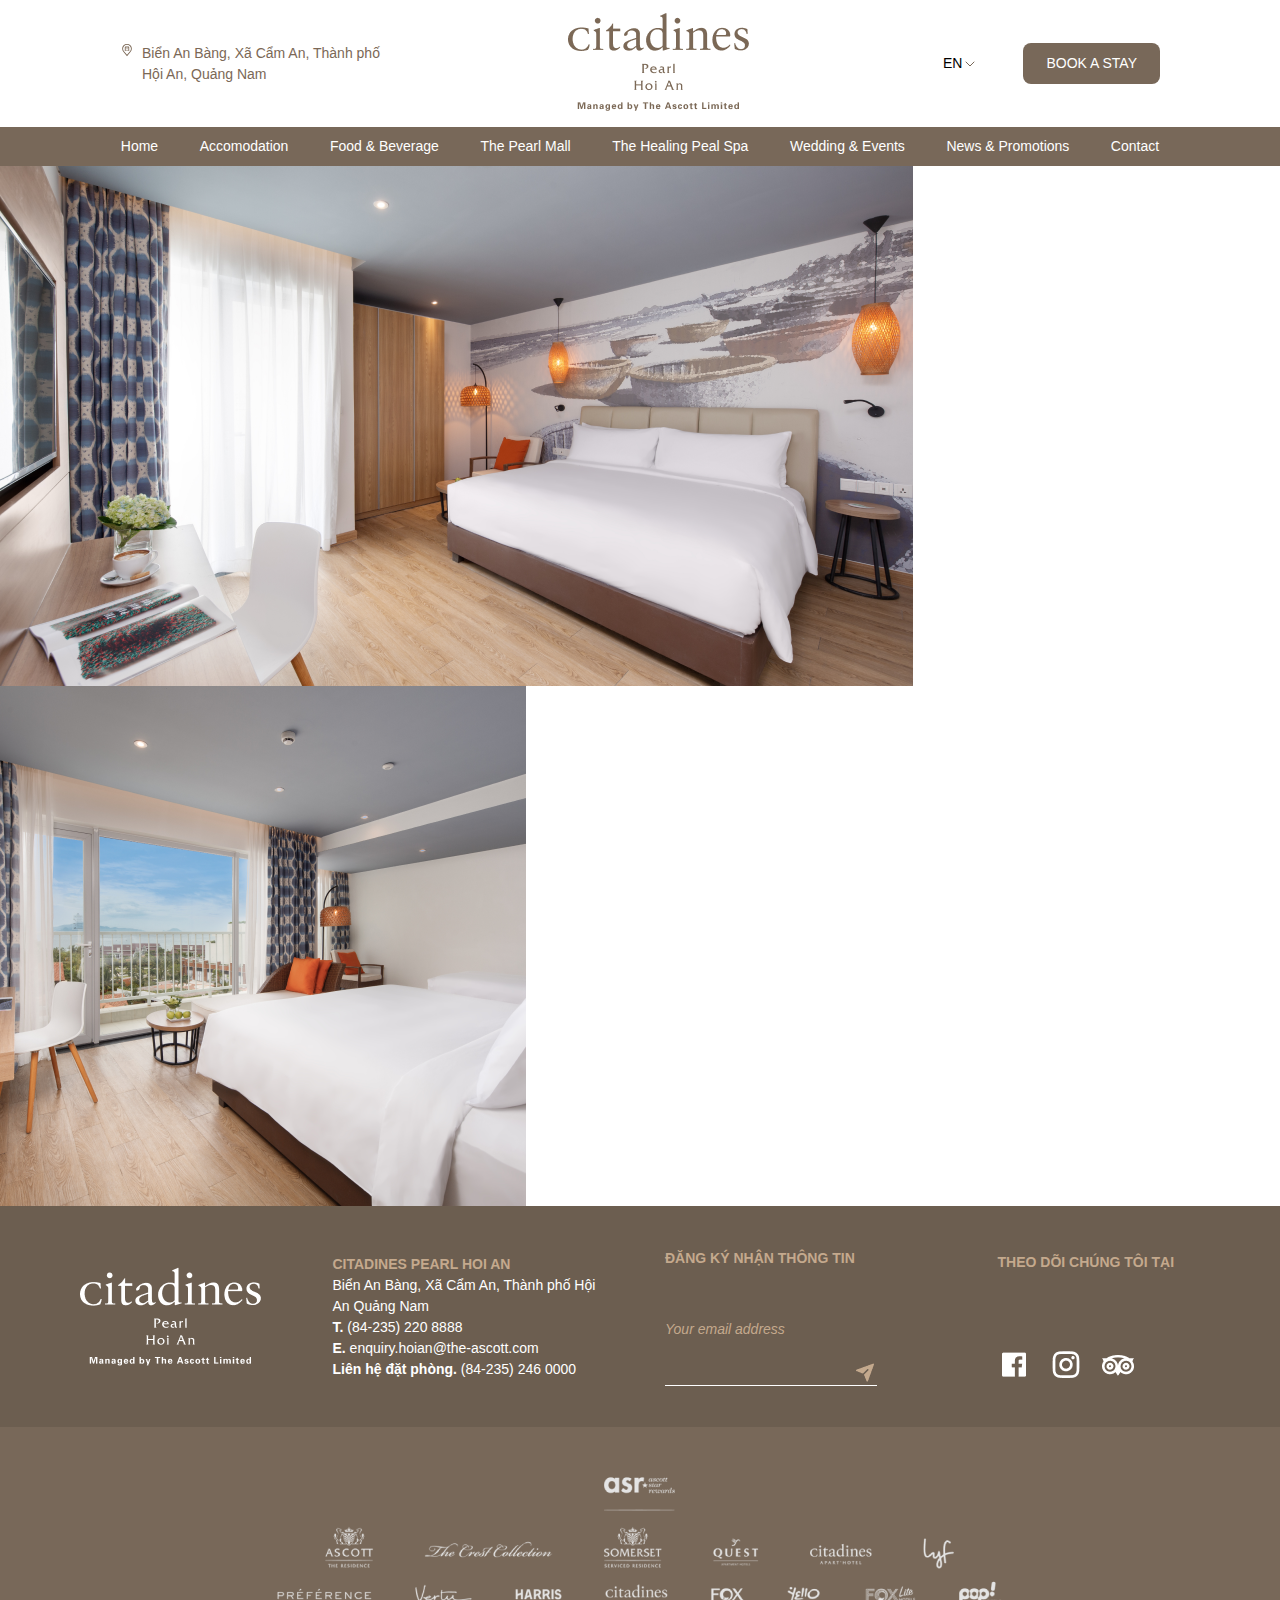
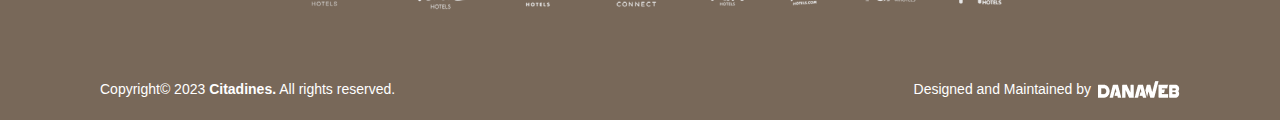
<file: news.html>
<html lang="en">
  <head>
    <meta charset="UTF-8" />
    <meta name="viewport" content="width=device-width, initial-scale=1.0" />
    <title>Document</title>
    <link rel="stylesheet" href="css/reset.css" />
    <link rel="stylesheet" href="css/style.css" />
    <link rel="stylesheet" href="css/index.css" />
    <link rel="preconnect" href="https://fonts.googleapis.com" />
    <link rel="preconnect" href="https://fonts.gstatic.com" crossorigin />
    <link
      href="https://fonts.googleapis.com/css2?family=Be+Vietnam+Pro:wght@300;400;500;600;700;800&display=swap"
      rel="stylesheet"
    />
  </head>
  <body>
    <header>
      <div class="top-header">
        <div class="header-location">
          <svg
            xmlns="http://www.w3.org/2000/svg"
            width="14"
            height="14"
            viewBox="0 0 14 14"
            fill="none"
          >
            <path
              d="M7 13.125L3.30926 8.77231C3.25797 8.70695 3.20722 8.64118 3.15701 8.575C2.52656 7.74453 2.18598 6.73016 2.18751 5.6875C2.18751 4.41115 2.69454 3.18707 3.59705 2.28455C4.49957 1.38203 5.72365 0.875 7 0.875C8.27636 0.875 9.50044 1.38203 10.403 2.28455C11.3055 3.18707 11.8125 4.41115 11.8125 5.6875C11.814 6.72969 11.4736 7.7436 10.8434 8.57369L10.843 8.575C10.843 8.575 10.7118 8.74738 10.6921 8.77056L7 13.125ZM3.85526 8.04781C3.85613 8.04781 3.95763 8.18256 3.98082 8.21144L7 11.7723L10.0231 8.20662C10.0424 8.18256 10.1448 8.04694 10.1452 8.0465C10.6602 7.36799 10.9385 6.53933 10.9375 5.6875C10.9375 4.64321 10.5227 3.64169 9.78424 2.90327C9.04581 2.16484 8.04429 1.75 7 1.75C5.95571 1.75 4.9542 2.16484 4.21577 2.90327C3.47735 3.64169 3.06251 4.64321 3.06251 5.6875C3.06159 6.53986 3.33978 7.36899 3.85526 8.04781Z"
              fill="#7B6856"
            />
            <path
              d="M9.1875 7.875H8.3125V4.375H5.6875V7.875H4.8125V4.375C4.81273 4.14301 4.90499 3.92058 5.06904 3.75654C5.23308 3.59249 5.45551 3.50023 5.6875 3.5H8.3125C8.54449 3.50023 8.76692 3.59249 8.93096 3.75654C9.09501 3.92058 9.18727 4.14301 9.1875 4.375V7.875Z"
              fill="#7B6856"
            />
            <path
              d="M6.5625 7H7.4375V7.875H6.5625V7ZM6.5625 5.25H7.4375V6.125H6.5625V5.25Z"
              fill="#7B6856"
            />
          </svg>
          <p>Biển An Bàng, Xã Cẩm An, Thành phố <br />Hội An, Quảng Nam</p>
        </div>
        <div class="header-logo"><img src="img/logo.png" alt="" /></div>
        <div class="top-header-right">
          <span>EN <img src="img/icon/arrow-down.svg" alt="" /></span>
          <button id="button-border">BOOK A STAY</button>
        </div>
      </div>
      <div class="header-bottom">
        <ul class="list-header">
          <li class="list-item"><a href="index.html">Home</a></li>
          <li class="list-item">
            <a href="accomodation.html">Accomodation</a>
          </li>
          <li class="list-item"><a href="food.html">Food & Beverage</a></li>
          <li class="list-item"><a href="pearl.html">The Pearl Mall</a></li>
          <li class="list-item"><a href="spa.html">The Healing Peal Spa</a></li>
          <li class="list-item"><a href="event.html">Wedding & Events</a></li>
          <li class="list-item">
            <a href="promotion.html">News & Promotions</a>
          </li>
          <li class="list-item"><a href="contact.html">Contact</a></li>
        </ul>
      </div>
    </header>
    <div class="container">
      <div class="img-preview">
        <div class="img-left"><img src="img/prev-left.png" alt="" /></div>
        <div class="img-left"><img src="img/prev-right.png" alt="" /></div>
      </div>
    </div>
    <footer>
      <div class="footer-top">
        <div class="logo-footer"><img src="img/logo-footer.png" alt="" /></div>
        <ul class="footer-info">
          <li class="footer-title">Citadines Pearl Hoi An</li>
          <li>Biển An Bàng, Xã Cẩm An, Thành phố Hội An Quảng Nam</li>
          <li><b>T.</b> (84-235) 220 8888</li>
          <li><b>E.</b> enquiry.hoian@the-ascott.com  </li>
          <li><b>Liên hệ đặt phòng. </b>(84-235) 246 0000</li>
        </ul>
        <div class="footer-register">
          <div class="footer-title">Đăng ký nhận thông tin</div>
          <em style="color: #c4a98d">Your email address</em>
          <img
            style="margin-left: auto; margin-top: 20px"
            src="img/icon/send.png"
            alt=""
          />
          <div style="border-top: solid 1px white"></div>
        </div>
        <div class="footer-social">
          <span class="footer-title">Theo dõi chúng tôi tại</span>
          <div class="social-icon">
            <img src="img/icon/fb.png" alt="" />
            <img src="img/icon/ig.png" alt="" />
            <img src="img/icon/trip.png" alt="" />
          </div>
        </div>
      </div>

      <div class="footer-bottom">
        <div class="img-brand"><img src="img/footer-brand.png" alt="" /></div>
        <div class="footer-copyright">
          <span>Copyright© 2023 <b>Citadines.</b> All rights reserved.</span>
          <div style="display: flex; align-items: center; gap: 7px">
            Designed and Maintained by <img src="img/danaweb.png" alt="" />
          </div>
        </div>
      </div>
    </footer>
  </body>
</html>
</file>
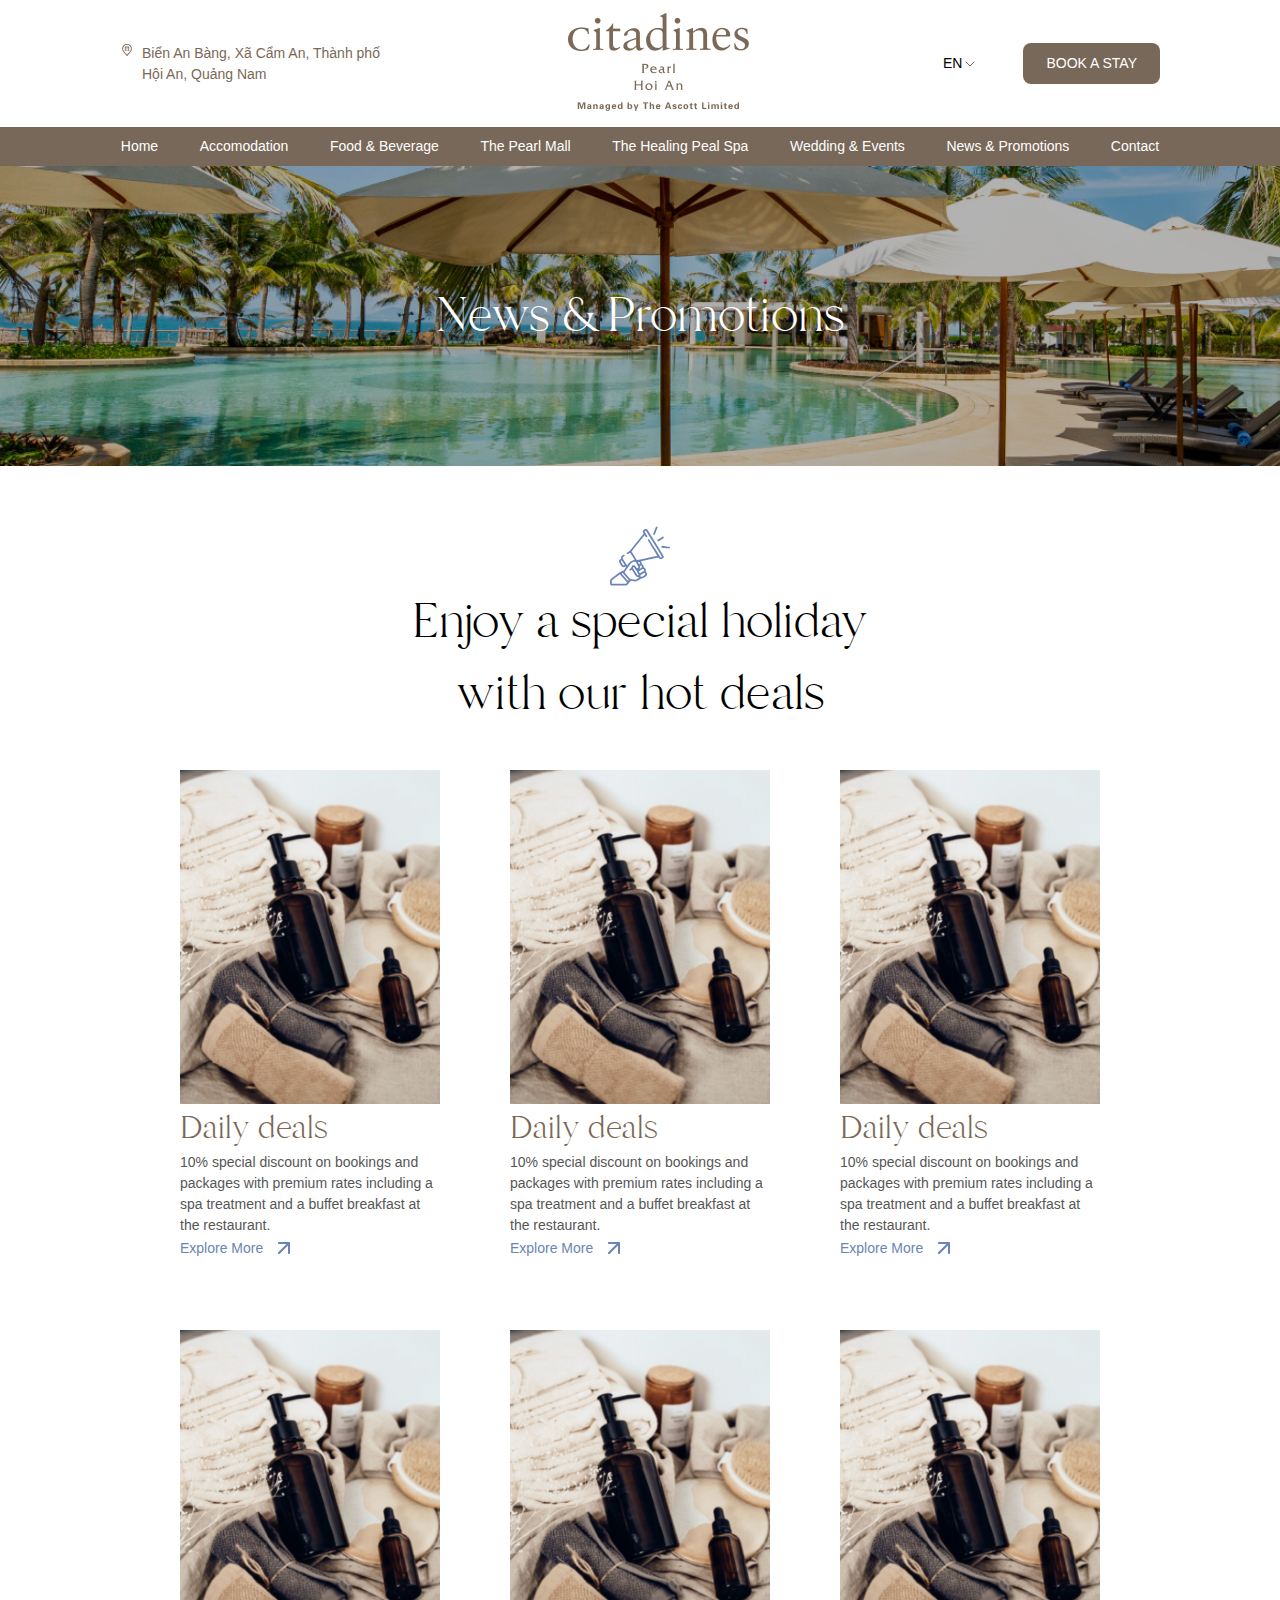
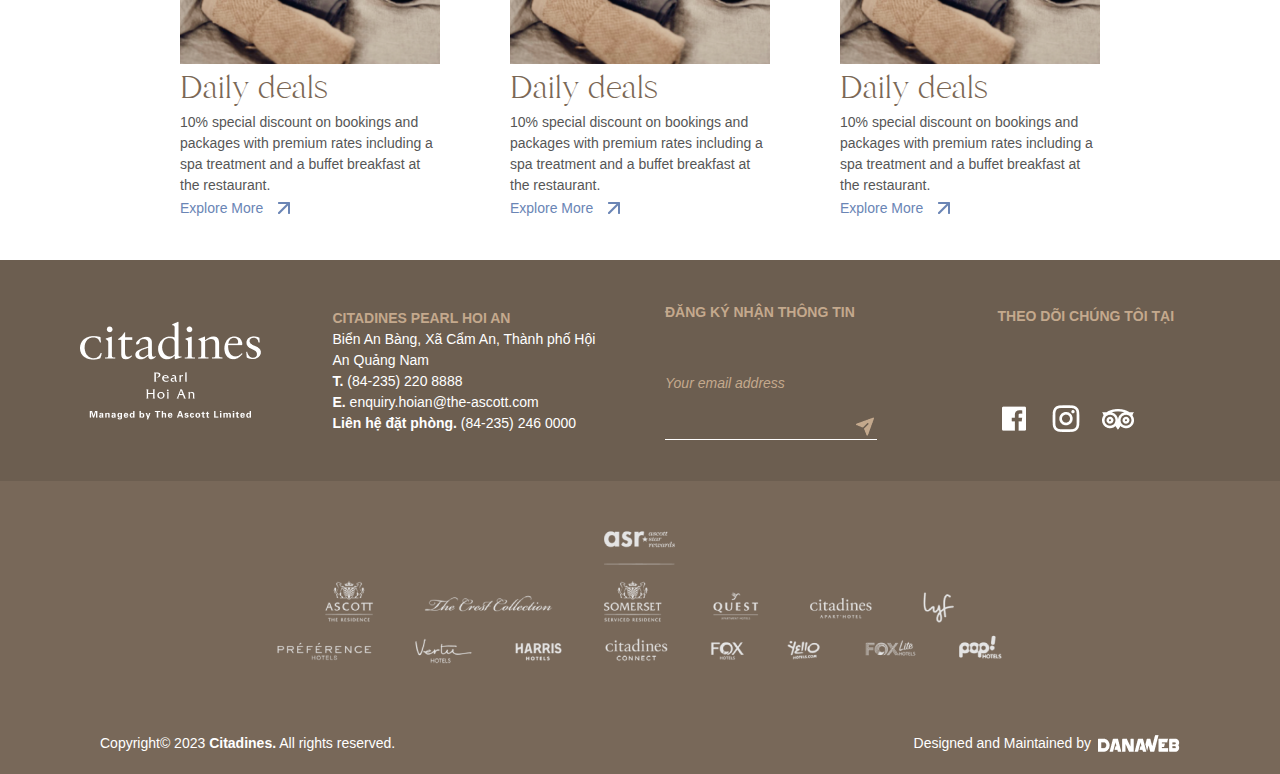
<file: promotion.html>
<html lang="en">
  <head>
    <meta charset="UTF-8" />
    <meta name="viewport" content="width=device-width, initial-scale=1.0" />
    <title>Document</title>
    <link rel="stylesheet" href="css/reset.css" />
    <link rel="stylesheet" href="css/style.css" />
    <link rel="stylesheet" href="css/promotion.css" />
    <link rel="preconnect" href="https://fonts.googleapis.com" />
    <link rel="preconnect" href="https://fonts.gstatic.com" crossorigin />
    <link
      href="https://fonts.googleapis.com/css2?family=Be+Vietnam+Pro:wght@300;400;500;600;700;800&display=swap"
      rel="stylesheet"
    />
  </head>
  <body>
    <header>
      <div class="top-header">
        <div class="header-location">
          <svg
            xmlns="http://www.w3.org/2000/svg"
            width="14"
            height="14"
            viewBox="0 0 14 14"
            fill="none"
          >
            <path
              d="M7 13.125L3.30926 8.77231C3.25797 8.70695 3.20722 8.64118 3.15701 8.575C2.52656 7.74453 2.18598 6.73016 2.18751 5.6875C2.18751 4.41115 2.69454 3.18707 3.59705 2.28455C4.49957 1.38203 5.72365 0.875 7 0.875C8.27636 0.875 9.50044 1.38203 10.403 2.28455C11.3055 3.18707 11.8125 4.41115 11.8125 5.6875C11.814 6.72969 11.4736 7.7436 10.8434 8.57369L10.843 8.575C10.843 8.575 10.7118 8.74738 10.6921 8.77056L7 13.125ZM3.85526 8.04781C3.85613 8.04781 3.95763 8.18256 3.98082 8.21144L7 11.7723L10.0231 8.20662C10.0424 8.18256 10.1448 8.04694 10.1452 8.0465C10.6602 7.36799 10.9385 6.53933 10.9375 5.6875C10.9375 4.64321 10.5227 3.64169 9.78424 2.90327C9.04581 2.16484 8.04429 1.75 7 1.75C5.95571 1.75 4.9542 2.16484 4.21577 2.90327C3.47735 3.64169 3.06251 4.64321 3.06251 5.6875C3.06159 6.53986 3.33978 7.36899 3.85526 8.04781Z"
              fill="#7B6856"
            />
            <path
              d="M9.1875 7.875H8.3125V4.375H5.6875V7.875H4.8125V4.375C4.81273 4.14301 4.90499 3.92058 5.06904 3.75654C5.23308 3.59249 5.45551 3.50023 5.6875 3.5H8.3125C8.54449 3.50023 8.76692 3.59249 8.93096 3.75654C9.09501 3.92058 9.18727 4.14301 9.1875 4.375V7.875Z"
              fill="#7B6856"
            />
            <path
              d="M6.5625 7H7.4375V7.875H6.5625V7ZM6.5625 5.25H7.4375V6.125H6.5625V5.25Z"
              fill="#7B6856"
            />
          </svg>
          <p>Biển An Bàng, Xã Cẩm An, Thành phố <br />Hội An, Quảng Nam</p>
        </div>
        <div class="header-logo"><img src="img/logo.png" alt="" /></div>
        <div class="top-header-right">
          <span>EN <img src="img/icon/arrow-down.svg" alt="" /></span>
          <button id="button-border">BOOK A STAY</button>
        </div>
      </div>
      <div class="header-bottom">
        <ul class="list-header">
          <li class="list-item"><a href="index.html">Home</a></li>
          <li class="list-item">
            <a href="accomodation.html">Accomodation</a>
          </li>
          <li class="list-item"><a href="food.html">Food & Beverage</a></li>
          <li class="list-item"><a href="facility.html">The Pearl Mall</a></li>
          <li class="list-item"><a href="spa.html">The Healing Peal Spa</a></li>
          <li class="list-item"><a href="">Wedding & Events</a></li>
          <li class="list-item">
            <a href="promotion.html">News & Promotions</a>
          </li>
          <li class="list-item"><a href="contact.html">Contact</a></li>
        </ul>
      </div>

      <!-- header moblie -->
    </header>
    <div class="header-mb">
      <button
        style="border: none; background-color: transparent"
        href=""
        id="toggleButton"
      >
        <svg
          xmlns="http://www.w3.org/2000/svg"
          width="28"
          height="17"
          viewBox="0 0 28 17"
          fill="none"
        >
          <rect width="28" height="2" fill="#6A85B5" />
          <rect y="7.12915" width="22" height="2" fill="#6A85B5" />
          <rect y="14.2583" width="28" height="2" fill="#6A85B5" />
        </svg>
      </button>

      <svg
        xmlns="http://www.w3.org/2000/svg"
        width="115"
        height="24"
        viewBox="0 0 115 24"
        fill="none"
      >
        <path
          d="M20.6426 4.78672C20.6426 5.77472 19.8411 6.57983 18.8554 6.57983C17.8637 6.57983 17.0614 5.77472 17.0614 4.78672C17.0614 3.79872 17.8637 2.9992 18.8554 2.9992C19.8411 2.9992 20.6426 3.79872 20.6426 4.78672Z"
          fill="#7B6856"
        />
        <path
          d="M71.3476 4.78672C71.3476 5.77472 70.5459 6.57983 69.559 6.57983C68.5676 6.57983 67.7687 5.77472 67.7687 4.78672C67.7687 3.79872 68.5676 2.9992 69.559 2.9992C70.5459 2.9992 71.3476 3.79872 71.3476 4.78672Z"
          fill="#7B6856"
        />
        <path
          d="M20.2822 21.571C20.2822 22.7455 21.0012 22.6686 22.3854 22.6686V23.3059H15.869V22.6686C17.3884 22.6686 17.9032 22.8003 17.9032 21.0228V12.849C17.9032 11.5419 16.3234 11.1355 16.3234 11.1355V10.6532L19.8655 9.42773H20.2822V21.571Z"
          fill="#7B6856"
        />
        <path
          d="M70.9868 21.571C70.9868 22.7455 71.7041 22.6686 73.0848 22.6686V23.3059H66.5703V22.6686C68.0866 22.6686 68.6028 22.8003 68.6028 21.0228V12.849C68.6028 11.5419 67.0245 11.1355 67.0245 11.1355V10.6532L70.5651 9.42773H70.9868V21.571Z"
          fill="#7B6856"
        />
        <path
          d="M33.2166 9.82726V11.4551H28.6219V19.2649C28.5945 21.8237 29.8057 22.117 30.332 22.192C30.8773 22.2753 31.7593 22.2183 32.7484 21.2831L33.1618 21.7457C31.7987 23.1573 30.6429 23.7622 29.1373 23.7622C26.8909 23.7622 26.1277 22.709 26.1803 19.7724V11.4551H24.2384V10.9168C25.4977 10.0199 27.2234 8.7576 28.1899 6.66246H28.6465V9.82726H33.2166Z"
          fill="#7B6856"
        />
        <path
          d="M36.1291 14.4054C35.2057 14.3808 35.7815 13.0614 35.8612 12.9034C36.4672 11.718 39.1901 9.71707 41.4128 9.5957C42.5197 9.53753 43.9137 9.45084 44.9445 10.8281C45.5002 11.5681 45.6682 11.8774 45.6682 13.7163V18.4511C45.6682 21.2772 45.8732 21.8788 46.2633 22.0865C47.2136 22.5838 47.8982 21.7294 47.8982 21.7294L48.2212 22.1716C47.1932 23.2348 46.1297 23.8103 45.2462 23.8103C43.8564 23.8103 43.3278 22.6433 43.3183 21.485C43.3183 21.485 41.073 23.8103 38.8512 23.8103C36.628 23.8103 35.171 22.6685 35.171 20.9372C35.171 18.7338 37.0894 17.8691 39.3708 17.0299C40.1544 16.7416 41.7758 16.1669 43.2848 15.6887V14.1607C43.2848 13.1741 43.3715 12.5935 42.7431 11.8846C42.2635 11.3164 41.0988 10.9389 40.2864 10.9646C39.2083 10.9959 38.0548 11.6531 37.9424 12.4241C37.859 12.9895 37.835 13.4686 37.6705 13.6884C37.5274 13.8752 37.0696 14.4306 36.1291 14.4054ZM43.2893 16.5271C42.6944 16.7282 41.8812 16.9787 40.8725 17.3358C38.5895 18.1415 37.5869 18.9525 37.5869 20.3986C37.5869 21.6718 38.8218 22.4839 40.0092 22.4571C40.7486 22.4361 41.2436 22.3089 43.2848 20.7081L43.2893 16.5271Z"
          fill="#7B6856"
        />
        <path
          d="M60.0887 3.5255C60.1072 2.07775 58.505 2.10404 58.505 2.10404V1.68205L62.1539 -4.3869e-05H62.5572L62.5835 20.2279C62.5835 21.3683 62.3947 22.0627 63.699 22.0722L64.5992 22.0627L64.5958 22.5409L60.8597 23.6841L60.2087 23.672L60.1572 21.618H59.9707C58.3311 23.4178 56.5341 23.7861 55.0265 23.7861C51.6332 23.7861 49.6208 20.6188 49.6208 17.0359C49.6208 12.842 53.3128 9.37801 56.8867 9.37801C57.8971 9.37801 59.1619 9.45464 60.0887 9.94403V3.5255ZM60.1217 12.8941C59.9931 10.7743 58.3901 10.3196 56.6034 10.3378C53.9115 10.3615 52.2152 12.7816 52.2152 16.053C52.2152 19.4035 54.0488 22.2341 57.4765 22.0534C58.5143 21.9978 59.8932 21.1695 60.1217 20.4502V12.8941Z"
          fill="#7B6856"
        />
        <path
          d="M79.4825 20.8645C79.4825 22.7527 79.6192 22.6051 81.6187 22.6051V23.3042H75.0416V22.6389C76.6035 22.6389 77.0263 22.6616 77.0263 21.2826V12.8878C76.9463 11.8327 75.2181 11.3573 75.2181 11.3573V10.8992L79.1063 9.40392H79.4688V11.6512C81.4604 10.3416 82.5678 9.34435 84.8201 9.34435C87.1516 9.34435 88.4265 10.5636 88.4265 14.3232C88.4265 18.7839 88.438 20.5315 88.4265 21.8408C88.422 22.7527 90.5871 22.633 90.5871 22.633L90.5938 23.3062H83.9046V22.5902C84.4907 22.5902 85.441 22.6437 85.7704 22.3131C85.8901 22.1934 85.9494 21.9378 85.9494 21.4501V14.309C85.941 11.2675 84.6935 11.006 83.2594 10.947C81.8553 10.8872 80.5935 11.7714 79.4825 12.3861V20.8645Z"
          fill="#7B6856"
        />
        <path
          d="M103.003 14.6172C102.946 14.764 102.875 14.79 102.8 14.79H94.1634C94.1634 15.1016 93.648 21.1177 98.1132 21.9258C99.9561 22.255 101.848 21.0939 102.838 19.8553L103.248 20.3016C102.207 21.8299 100.056 23.748 97.6067 23.748C93.584 23.748 91.7028 20.5273 91.7719 16.6382C91.8328 13.083 93.9129 9.32706 98.0019 9.32706C102.216 9.32706 103.143 12.7975 103.103 13.9385C103.103 13.9385 103.103 14.3736 103.003 14.6172ZM99.9144 13.8753C100.203 13.8753 100.385 13.5685 100.418 13.3456C100.727 11.3713 99.4222 10.201 97.7938 10.201C96.685 10.201 94.9003 10.6912 94.2079 13.8753H99.9144Z"
          fill="#7B6856"
        />
        <path
          d="M106.216 18.9973C106.618 21.0057 107.84 22.8223 109.898 22.8223C111.243 22.8223 112.371 22.0966 112.435 20.7742C112.454 20.2948 112.508 19.4679 111.612 18.6896C109.489 16.8551 106.053 17.0159 105.8 13.3388C105.661 11.2619 107.438 9.27579 110.525 9.27579C111.674 9.27579 113.108 9.61669 113.997 10.1497L114.193 13.1257H113.479C112.997 10.733 111.674 10.143 110.331 10.143C109.277 10.143 107.792 10.733 107.792 12.1086C107.792 15.7967 114.922 14.8408 114.922 19.3969C114.922 22.0396 112.267 23.666 110.001 23.666C107.357 23.666 105.951 22.6319 105.951 22.6319L105.608 19.1211L106.216 18.9973Z"
          fill="#7B6856"
        />
        <path
          d="M13.3066 13.0416C13.1567 13.2164 12.7688 13.2363 12.617 13.0858C12.2517 11.7267 11.2802 9.93725 8.43312 9.93725C5.69227 9.93725 2.93269 11.8808 2.93269 16.2987C2.93269 20.8939 5.80273 23.1381 8.58469 23.1381C11.3018 23.1381 12.4878 21.3257 13.091 19.9238C13.2867 19.7297 13.6301 19.8145 13.7395 20.0102C13.5879 21.4552 13.0051 22.8786 12.7039 23.2889C12.4444 23.3314 12.1855 23.4178 11.9494 23.4815C11.4749 23.6325 9.98602 24 8.58469 24C6.44873 24 4.61534 23.5693 3.06189 22.5548C1.31575 21.4116 0 19.4498 0 16.6242C0 14.0998 1.12168 12.1364 2.7168 10.9071C4.31248 9.69955 6.49151 9.07425 8.67082 9.07425C9.90016 9.07425 11.3885 9.29126 12.4008 9.54909C12.6611 9.61397 12.813 9.63467 13.0051 9.67829C13.0493 10.1758 13.091 11.4474 13.3066 13.0416Z"
          fill="#7B6856"
        />
        <path
          d="M20.6426 4.78672C20.6426 5.77472 19.8411 6.57983 18.8554 6.57983C17.8637 6.57983 17.0614 5.77472 17.0614 4.78672C17.0614 3.79872 17.8637 2.9992 18.8554 2.9992C19.8411 2.9992 20.6426 3.79872 20.6426 4.78672Z"
          fill="#7B6856"
        />
        <path
          d="M71.3476 4.78672C71.3476 5.77472 70.5459 6.57983 69.559 6.57983C68.5676 6.57983 67.7687 5.77472 67.7687 4.78672C67.7687 3.79872 68.5676 2.9992 69.559 2.9992C70.5459 2.9992 71.3476 3.79872 71.3476 4.78672Z"
          fill="#7B6856"
        />
        <path
          d="M20.2822 21.571C20.2822 22.7455 21.0012 22.6686 22.3854 22.6686V23.3059H15.869V22.6686C17.3884 22.6686 17.9032 22.8003 17.9032 21.0228V12.849C17.9032 11.5419 16.3234 11.1355 16.3234 11.1355V10.6532L19.8655 9.42773H20.2822V21.571Z"
          fill="#7B6856"
        />
        <path
          d="M70.9868 21.571C70.9868 22.7455 71.7041 22.6686 73.0848 22.6686V23.3059H66.5703V22.6686C68.0866 22.6686 68.6028 22.8003 68.6028 21.0228V12.849C68.6028 11.5419 67.0245 11.1355 67.0245 11.1355V10.6532L70.5651 9.42773H70.9868V21.571Z"
          fill="#7B6856"
        />
        <path
          d="M33.2166 9.82726V11.4551H28.6219V19.2649C28.5945 21.8237 29.8057 22.117 30.332 22.192C30.8773 22.2753 31.7593 22.2183 32.7484 21.2831L33.1618 21.7457C31.7987 23.1573 30.6429 23.7622 29.1373 23.7622C26.8909 23.7622 26.1277 22.709 26.1803 19.7724V11.4551H24.2384V10.9168C25.4977 10.0199 27.2234 8.7576 28.1899 6.66246H28.6465V9.82726H33.2166Z"
          fill="#7B6856"
        />
        <path
          d="M36.1291 14.4054C35.2057 14.3808 35.7815 13.0614 35.8612 12.9034C36.4672 11.718 39.1901 9.71707 41.4128 9.5957C42.5197 9.53753 43.9137 9.45084 44.9445 10.8281C45.5002 11.5681 45.6682 11.8774 45.6682 13.7163V18.4511C45.6682 21.2772 45.8732 21.8788 46.2633 22.0865C47.2136 22.5838 47.8982 21.7294 47.8982 21.7294L48.2212 22.1716C47.1932 23.2348 46.1297 23.8103 45.2462 23.8103C43.8564 23.8103 43.3278 22.6433 43.3183 21.485C43.3183 21.485 41.073 23.8103 38.8512 23.8103C36.628 23.8103 35.171 22.6685 35.171 20.9372C35.171 18.7338 37.0894 17.8691 39.3708 17.0299C40.1544 16.7416 41.7758 16.1669 43.2848 15.6887V14.1607C43.2848 13.1741 43.3715 12.5935 42.7431 11.8846C42.2635 11.3164 41.0988 10.9389 40.2864 10.9646C39.2083 10.9959 38.0548 11.6531 37.9424 12.4241C37.859 12.9895 37.835 13.4686 37.6705 13.6884C37.5274 13.8752 37.0696 14.4306 36.1291 14.4054ZM43.2893 16.5271C42.6944 16.7282 41.8812 16.9787 40.8725 17.3358C38.5895 18.1415 37.5869 18.9525 37.5869 20.3986C37.5869 21.6718 38.8218 22.4839 40.0092 22.4571C40.7486 22.4361 41.2436 22.3089 43.2848 20.7081L43.2893 16.5271Z"
          fill="#7B6856"
        />
        <path
          d="M60.0887 3.5255C60.1072 2.07775 58.505 2.10404 58.505 2.10404V1.68205L62.1539 -4.3869e-05H62.5572L62.5835 20.2279C62.5835 21.3683 62.3947 22.0627 63.699 22.0722L64.5992 22.0627L64.5958 22.5409L60.8597 23.6841L60.2087 23.672L60.1572 21.618H59.9707C58.3311 23.4178 56.5341 23.7861 55.0265 23.7861C51.6332 23.7861 49.6208 20.6188 49.6208 17.0359C49.6208 12.842 53.3128 9.37801 56.8867 9.37801C57.8971 9.37801 59.1619 9.45464 60.0887 9.94403V3.5255ZM60.1217 12.8941C59.9931 10.7743 58.3901 10.3196 56.6034 10.3378C53.9115 10.3615 52.2152 12.7816 52.2152 16.053C52.2152 19.4035 54.0488 22.2341 57.4765 22.0534C58.5143 21.9978 59.8932 21.1695 60.1217 20.4502V12.8941Z"
          fill="#7B6856"
        />
        <path
          d="M79.4825 20.8645C79.4825 22.7527 79.6192 22.6051 81.6187 22.6051V23.3042H75.0416V22.6389C76.6035 22.6389 77.0263 22.6616 77.0263 21.2826V12.8878C76.9463 11.8327 75.2181 11.3573 75.2181 11.3573V10.8992L79.1063 9.40392H79.4688V11.6512C81.4604 10.3416 82.5678 9.34435 84.8201 9.34435C87.1516 9.34435 88.4265 10.5636 88.4265 14.3232C88.4265 18.7839 88.438 20.5315 88.4265 21.8408C88.422 22.7527 90.5871 22.633 90.5871 22.633L90.5938 23.3062H83.9046V22.5902C84.4907 22.5902 85.441 22.6437 85.7704 22.3131C85.8901 22.1934 85.9494 21.9378 85.9494 21.4501V14.309C85.941 11.2675 84.6935 11.006 83.2594 10.947C81.8553 10.8872 80.5935 11.7714 79.4825 12.3861V20.8645Z"
          fill="#7B6856"
        />
        <path
          d="M103.003 14.6172C102.946 14.764 102.875 14.79 102.8 14.79H94.1634C94.1634 15.1016 93.648 21.1177 98.1132 21.9258C99.9561 22.255 101.848 21.0939 102.838 19.8553L103.248 20.3016C102.207 21.8299 100.056 23.748 97.6067 23.748C93.584 23.748 91.7028 20.5273 91.7719 16.6382C91.8328 13.083 93.9129 9.32706 98.0019 9.32706C102.216 9.32706 103.143 12.7975 103.103 13.9385C103.103 13.9385 103.103 14.3736 103.003 14.6172ZM99.9144 13.8753C100.203 13.8753 100.385 13.5685 100.418 13.3456C100.727 11.3713 99.4222 10.201 97.7938 10.201C96.685 10.201 94.9003 10.6912 94.2079 13.8753H99.9144Z"
          fill="#7B6856"
        />
        <path
          d="M106.216 18.9973C106.618 21.0057 107.84 22.8223 109.898 22.8223C111.243 22.8223 112.371 22.0966 112.435 20.7742C112.454 20.2948 112.508 19.4679 111.612 18.6896C109.489 16.8551 106.053 17.0159 105.8 13.3388C105.661 11.2619 107.438 9.27579 110.525 9.27579C111.674 9.27579 113.108 9.61669 113.997 10.1497L114.193 13.1257H113.479C112.997 10.733 111.674 10.143 110.331 10.143C109.277 10.143 107.792 10.733 107.792 12.1086C107.792 15.7967 114.922 14.8408 114.922 19.3969C114.922 22.0396 112.267 23.666 110.001 23.666C107.357 23.666 105.951 22.6319 105.951 22.6319L105.608 19.1211L106.216 18.9973Z"
          fill="#7B6856"
        />
        <path
          d="M13.3066 13.0416C13.1567 13.2164 12.7688 13.2363 12.617 13.0858C12.2517 11.7267 11.2802 9.93725 8.43312 9.93725C5.69227 9.93725 2.93269 11.8808 2.93269 16.2987C2.93269 20.8939 5.80273 23.1381 8.58469 23.1381C11.3018 23.1381 12.4878 21.3257 13.091 19.9238C13.2867 19.7297 13.6301 19.8145 13.7395 20.0102C13.5879 21.4552 13.0051 22.8786 12.7039 23.2889C12.4444 23.3314 12.1855 23.4178 11.9494 23.4815C11.4749 23.6325 9.98602 24 8.58469 24C6.44873 24 4.61534 23.5693 3.06189 22.5548C1.31575 21.4116 0 19.4498 0 16.6242C0 14.0998 1.12168 12.1364 2.7168 10.9071C4.31248 9.69955 6.49151 9.07425 8.67082 9.07425C9.90016 9.07425 11.3885 9.29126 12.4008 9.54909C12.6611 9.61397 12.813 9.63467 13.0051 9.67829C13.0493 10.1758 13.091 11.4474 13.3066 13.0416Z"
          fill="#7B6856"
        />
      </svg>
      <div class="language">
        <span>EN</span>
        <svg
          xmlns="http://www.w3.org/2000/svg"
          width="16"
          height="16"
          viewBox="0 0 16 16"
          fill="none"
        >
          <path
            d="M4 6L8 10L12 6"
            stroke="#6A85B5"
            stroke-linecap="round"
            stroke-linejoin="round"
          />
        </svg>
      </div>
    </div>
    <div id="navbar" class="navbar">
      <a href="index.html"><li>Home</li></a>
      <a href="accomodation.html"><li>Accomodation</li></a>
      <a href="food.html"><li>Food & Beverage</li></a>
      <a href="facility.html"><li>The Pearl Mall</li></a>
      <a href="spa.html"><li>The Healing Peal Spa</li></a>
      <a href="promotion.html"><li>Wedding & Events</li></a>
      <a href="promotion.html"><li>News & Promotions</li></a>
      <a href="contact.html"><li>Contact</li></a>
    </div>
    <div class="container">
      <div class="banner"><h2>News & Promotions</h2></div>
      <div class="introduction">
        <svg
          xmlns="http://www.w3.org/2000/svg"
          width="60"
          height="60"
          viewBox="0 0 60 60"
          fill="none"
        >
          <g clip-path="url(#clip0_286_4451)">
            <path
              d="M46.1838 0.667983C46.0314 0.796889 45.5627 1.81642 44.9885 3.28126C43.2189 7.8047 43.2072 7.83986 43.3596 8.20314C43.6174 8.82423 44.4729 8.94142 44.8244 8.40236C45.0588 8.02736 47.5783 1.51173 47.5783 1.25392C47.5783 0.949233 47.051 0.468764 46.7229 0.468764C46.5588 0.468764 46.3244 0.562514 46.1838 0.667983Z"
              fill="#6A85B5"
            />
            <path
              d="M34.6289 3.3164C32.8008 4.28906 32.3672 5.48437 33.2812 6.94921C33.4805 7.27734 33.6211 7.60546 33.5859 7.69921C33.5508 7.78125 30.457 11.6602 26.707 16.3008L19.8867 24.7383L18.4336 25.6289C16.5 26.8242 16.2422 27.1523 16.7695 27.8203C17.1562 28.3008 17.5664 28.2305 18.8906 27.4102C19.5234 27.0234 20.0977 26.7187 20.168 26.7422C20.2266 26.7656 21.2578 28.3594 22.4531 30.293L24.6211 33.8086L23.9297 33.9258C23.1328 34.0781 22.6992 34.2891 20.8711 35.4492C19.2539 36.4687 18.8672 36.8437 17.9648 38.2148C17.5898 38.7891 17.2266 39.2578 17.1562 39.2578C16.9219 39.2578 16.5352 38.707 14.6016 35.5781C12.1641 31.6172 12.1641 31.6172 13.8281 30.5391C14.4023 30.1641 14.6602 29.918 14.7188 29.6953C14.8242 29.2734 14.5664 28.8047 14.1328 28.6523C13.6875 28.5 12.6914 29.0273 11.8359 29.8828C11.0859 30.6211 10.8633 31.1836 10.9102 32.1914L10.9453 32.8359L10.418 33.1641C10.1367 33.3398 9.78516 33.6094 9.64453 33.7617C9.04688 34.4062 8.85938 35.4844 9.19922 36.293C9.48047 36.9609 11.5078 40.1953 11.8945 40.582C12.7969 41.4844 13.9453 41.4727 15.4336 40.5352C15.668 40.3945 15.7266 40.4062 15.9492 40.6172L16.1953 40.8633L14.9766 42.6914C13.793 44.4727 13.3359 44.9531 12.9609 44.8125C12.6211 44.6836 12.2109 44.8828 11.4023 45.5625C10.6641 46.1836 10.582 46.2305 10.0781 46.1953L9.55078 46.1602L5.03906 49.7109C1.24219 52.6992 0.480469 53.3555 0.269531 53.7891C0.0234375 54.2578 0 54.4687 0 56.0742C0 58.1602 0.140625 58.6055 0.949219 59.1445L1.45312 59.4727H9.01172C16.0195 59.4727 16.6055 59.4609 16.957 59.2617C17.4492 59.0039 18.9844 57.0937 18.9844 56.7539C18.9844 56.5898 19.2773 56.2617 19.9102 55.7344C20.4258 55.3008 20.8594 54.8906 20.8828 54.8203C20.918 54.7266 21.4805 54.8086 22.7461 55.0664C25.793 55.6875 26.2148 55.6055 29.1562 53.8711C30.7969 52.8984 31.3477 52.6289 31.793 52.582C32.2383 52.5352 32.7305 52.3008 34.0781 51.4922C36.1172 50.2617 36.5977 49.8516 36.8789 49.125C37.3359 47.9297 37.0312 46.7109 36.082 45.8906L35.5898 45.4805L35.7422 44.9414C35.9297 44.2852 35.8359 43.418 35.5195 42.7969C35.25 42.2695 34.5586 41.625 34.1016 41.4609C33.8086 41.3672 33.7734 41.2852 33.7266 40.6289C33.6914 40.2187 33.5508 39.6797 33.4219 39.4102C33.1523 38.8828 32.3203 38.1094 31.9102 38.0156C31.6758 37.957 31.6523 37.8867 31.7109 37.4531C31.793 36.8555 31.6172 36.1406 31.2422 35.5898L30.9609 35.168L31.5 35.0508C31.8047 34.9922 35.6953 34.1367 40.1484 33.1758C44.6133 32.2031 48.2812 31.4062 48.3164 31.4062C48.3516 31.4062 48.4922 31.6055 48.6445 31.8398C49.6875 33.5977 50.918 33.7383 52.8281 32.3437C53.3789 31.9453 53.7891 31.2187 53.7891 30.6445C53.7891 30.4453 53.6836 30.082 53.5664 29.8242C53.2734 29.1914 37.6523 3.8789 37.3359 3.52734C36.7148 2.82421 35.6836 2.74218 34.6289 3.3164ZM44.0508 17.625C48.4336 24.75 52.0312 30.6211 52.0312 30.6797C52.0312 30.8555 50.8711 31.5469 50.6484 31.5C50.5547 31.4766 48 27.457 44.9766 22.5586C41.9531 17.6719 39.375 13.5352 39.2344 13.3828C38.6953 12.8203 37.582 13.3594 37.7695 14.0859C37.8164 14.2266 39.9727 17.8125 42.5859 22.0312C45.1992 26.25 47.2969 29.7422 47.25 29.7773C47.1211 29.8945 27.0586 34.2305 26.9531 34.1602C26.8125 34.0664 21.6445 25.6523 21.6445 25.5C21.6445 25.3945 33.7852 10.2187 34.582 9.32812C34.6289 9.26953 34.875 9.5625 35.1211 9.96093C35.8008 11.0977 36.1406 11.4141 36.5977 11.3203C37.0664 11.2266 37.2422 11.0508 37.3242 10.6055C37.3828 10.3008 37.1836 9.91406 35.9766 7.98046C35.2031 6.72656 34.5703 5.63671 34.5703 5.55468C34.5703 5.3789 35.6016 4.71093 35.8711 4.69921C36 4.6875 38.625 8.83593 44.0508 17.625ZM13.2656 36.75L14.6367 38.9648L14.2031 39.2227C13.6055 39.5977 13.3125 39.5625 12.9727 39.1055C12.2578 38.168 10.7812 35.625 10.7812 35.3437C10.7812 35.1328 10.8984 34.9687 11.2148 34.7461C11.4609 34.582 11.707 34.4648 11.7773 34.4883C11.8359 34.5117 12.5039 35.5312 13.2656 36.75ZM25.1133 35.7891C25.6406 36.0117 25.7578 36.1641 27.1992 38.5078C28.0312 39.8672 28.4766 40.7109 28.4766 40.9336C28.4766 41.5547 27.3867 42.3047 26.8008 42.082C26.6367 42.0234 26.25 41.543 25.8516 40.9102C25.0195 39.5859 24.5391 39.2578 23.4727 39.2578C22.4414 39.2578 22.0547 39.5625 21.7148 40.582C21.375 41.6367 21.1055 42.0469 20.2148 42.832C19.4062 43.5469 19.2773 43.875 19.6289 44.3789C19.9922 44.8945 20.6719 44.7773 21.4922 44.0625L21.8906 43.7109L23.9062 46.875C25.7227 49.7461 25.9805 50.0859 26.5312 50.4492C27.1523 50.8477 27.6445 51.0352 28.3711 51.1523C28.8047 51.2227 29.25 51.5859 29.1328 51.7734C29.0508 51.9141 26.9648 53.1562 26.332 53.4375C25.6172 53.7656 25.0781 53.7305 22.3477 53.1797L19.9102 52.6992L17.168 49.4648L14.4375 46.2305L14.8242 45.8789C15.0469 45.6797 16.3242 43.8633 17.6719 41.8359C19.0195 39.8086 20.25 38.0273 20.4023 37.8984C20.7539 37.582 23.25 36 23.7305 35.7891C24.1875 35.5898 24.6445 35.5898 25.1133 35.7891ZM29.5664 36.3281C30.1406 36.7852 30.082 37.6641 29.4609 38.1211C29.2969 38.25 29.1445 38.3203 29.1328 38.2969C29.1211 38.2852 28.8516 37.8516 28.5352 37.3359C27.9961 36.457 27.9727 36.4102 28.1836 36.2578C28.5117 36.0117 29.2148 36.0586 29.5664 36.3281ZM31.5586 39.8437C31.7227 39.9727 31.8867 40.2422 31.9336 40.4414C32.0742 41.0742 31.8164 41.4258 30.6914 42.1289C30.1172 42.4805 29.625 42.7734 29.5898 42.7734C29.5664 42.7734 29.6719 42.5859 29.8242 42.3516C30.1875 41.8242 30.2812 41.2969 30.1992 40.4297C30.1172 39.668 30.1406 39.6328 30.832 39.6211C31.0898 39.6094 31.3711 39.7031 31.5586 39.8437ZM24.5156 42.0703C24.8789 42.6211 25.207 43.1836 25.2422 43.3359C25.4414 44.0625 26.3086 44.9297 27.0586 45.1758C27.2812 45.2461 27.3164 45.3164 27.2695 45.6211C27.1289 46.4648 27.75 47.8125 28.4648 48.2344C28.793 48.4219 28.793 48.4453 28.6523 48.8555C28.5234 49.2305 28.4648 49.2773 28.125 49.2539C27.8906 49.2422 27.6211 49.1133 27.3984 48.9141C27 48.5156 23.0859 42.3867 23.0859 42.1406C23.0859 42.0469 23.1328 41.8477 23.1914 41.6953C23.25 41.543 23.332 41.332 23.3672 41.2148C23.4961 40.8047 23.8477 41.0742 24.5156 42.0703ZM33.6914 43.2656C34.0781 43.6172 34.207 44.2969 33.9375 44.6953C33.7031 45.0586 30.5039 46.9922 30.1406 46.9922C29.6602 46.9922 29.2031 46.6641 29.0625 46.2305C28.8164 45.4922 29.1094 45.1523 30.9961 44.0039C32.7891 42.9141 33.1641 42.8086 33.6914 43.2656ZM15.8086 50.5664C17.4961 52.5586 18.8672 54.2227 18.8672 54.2695C18.8672 54.3867 18.0352 54.9961 17.9648 54.9258C17.9414 54.8906 16.5117 53.2383 14.8125 51.2461L11.7305 47.6367L12.1523 47.25C12.3867 47.0391 12.6211 46.8867 12.668 46.8984C12.7148 46.9219 14.1328 48.5625 15.8086 50.5664ZM34.9102 47.2148C35.3555 47.5195 35.4492 47.9648 35.1914 48.4687C35.0273 48.8203 34.6641 49.0898 33.3516 49.875C31.4883 51 31.1484 51.082 30.5742 50.5195C30.1641 50.1094 30.1289 49.6172 30.4688 49.1953C30.668 48.9375 33.5039 47.1445 33.9844 46.957C34.2188 46.875 34.5703 46.9687 34.9102 47.2148ZM13.4648 52.3594C15.4102 54.6328 16.9922 56.5312 16.9922 56.5898C16.9922 56.6367 16.8047 56.9297 16.5703 57.2227L16.1367 57.7734H9.09375C3.76172 57.7734 2.00391 57.7383 1.89844 57.6328C1.80469 57.5391 1.75781 57.0117 1.75781 56.0156V54.5391L5.76562 51.3633C7.98047 49.6172 9.82031 48.1875 9.86719 48.1992C9.90234 48.2109 11.5312 50.0859 13.4648 52.3594Z"
              fill="#6A85B5"
            />
            <path
              d="M52.4769 10.7109C51.3753 11.2969 47.8128 13.5586 47.5433 13.8516C47.2855 14.1211 47.2269 14.2734 47.2855 14.5195C47.3792 14.9062 47.7542 15.2344 48.1292 15.2344C48.5042 15.2344 53.391 12.2578 53.6253 11.8828C53.8245 11.5898 53.766 11.0039 53.5199 10.793C53.2503 10.582 52.7933 10.5469 52.4769 10.7109Z"
              fill="#6A85B5"
            />
            <path
              d="M51.5626 20.25C51.2227 20.5312 51.211 21.1523 51.5509 21.4805C51.7618 21.6914 52.1954 21.7617 55.043 22.043C59.2501 22.4648 59.4493 22.4766 59.754 22.0781C60.0821 21.668 60.0587 21.3164 59.7071 20.9766C59.4376 20.7305 59.1798 20.6836 56.1095 20.3789C52.1134 19.9805 51.9024 19.9805 51.5626 20.25Z"
              fill="#6A85B5"
            />
          </g>
          <defs>
            <clipPath id="clip0_286_4451">
              <rect width="60" height="60" fill="white" />
            </clipPath>
          </defs>
        </svg>
        <h2 style="text-align: center">
          Enjoy a special holiday <br />with our hot deals
        </h2>
      </div>
      <div class="promotion-list wrapper">
        <div class="promotion-item">
          <div class="promotion-img">
            <img src="img/promotion1.png" alt="" />
          </div>
          <h3>Daily deals</h3>
          <p>
            10% special discount on bookings and packages with premium rates
            including a spa treatment and a buffet breakfast at the restaurant.
          </p>
          <div class="introduction-button">
            Explore More<img src="img/icon/arrow-up-right.png" alt="" />
          </div>
        </div>
        <div class="promotion-item">
          <div class="promotion-img">
            <div class="promotion-img">
              <img src="img/promotion1.png" alt="" />
            </div>
          </div>
          <h3>Daily deals</h3>
          <p>
            10% special discount on bookings and packages with premium rates
            including a spa treatment and a buffet breakfast at the restaurant.
          </p>
          <div class="introduction-button">
            Explore More<img src="img/icon/arrow-up-right.png" alt="" />
          </div>
        </div>
        <div class="promotion-item">
          <div class="promotion-img">
            <img src="img/promotion1.png" alt="" />
          </div>
          <h3>Daily deals</h3>
          <p>
            10% special discount on bookings and packages with premium rates
            including a spa treatment and a buffet breakfast at the restaurant.
          </p>
          <div class="introduction-button">
            Explore More<img src="img/icon/arrow-up-right.png" alt="" />
          </div>
        </div>
        <div class="promotion-item">
          <div class="promotion-img">
            <img src="img/promotion1.png" alt="" />
          </div>
          <h3>Daily deals</h3>
          <p>
            10% special discount on bookings and packages with premium rates
            including a spa treatment and a buffet breakfast at the restaurant.
          </p>
          <div class="introduction-button">
            Explore More<img src="img/icon/arrow-up-right.png" alt="" />
          </div>
        </div>
        <div class="promotion-item">
          <div class="promotion-img">
            <img src="img/promotion1.png" alt="" />
          </div>
          <h3>Daily deals</h3>
          <p>
            10% special discount on bookings and packages with premium rates
            including a spa treatment and a buffet breakfast at the restaurant.
          </p>
          <div class="introduction-button">
            Explore More<img src="img/icon/arrow-up-right.png" alt="" />
          </div>
        </div>
        <div class="promotion-item">
          <div class="promotion-img">
            <img src="img/promotion1.png" alt="" />
          </div>
          <h3>Daily deals</h3>
          <p>
            10% special discount on bookings and packages with premium rates
            including a spa treatment and a buffet breakfast at the restaurant.
          </p>
          <div class="introduction-button">
            Explore More<img src="img/icon/arrow-up-right.png" alt="" />
          </div>
        </div>
      </div>
    </div>
    <footer>
      <div class="footer-top">
        <div class="logo-footer"><img src="img/logo-footer.png" alt="" /></div>
        <ul class="footer-info">
          <li class="footer-title">Citadines Pearl Hoi An</li>
          <li>Biển An Bàng, Xã Cẩm An, Thành phố Hội An Quảng Nam</li>
          <li><b>T.</b> (84-235) 220 8888</li>
          <li><b>E.</b> enquiry.hoian@the-ascott.com  </li>
          <li><b>Liên hệ đặt phòng. </b>(84-235) 246 0000</li>
        </ul>
        <div class="footer-register">
          <div class="footer-title">Đăng ký nhận thông tin</div>
          <em style="color: #c4a98d">Your email address</em>
          <img
            style="margin-left: auto; margin-top: 20px"
            src="img/icon/send.png"
            alt=""
          />
          <div style="border-top: solid 1px white"></div>
        </div>
        <div class="footer-social">
          <span class="footer-title">Theo dõi chúng tôi tại</span>
          <div class="social-icon">
            <img src="img/icon/fb.png" alt="" />
            <img src="img/icon/ig.png" alt="" />
            <img src="img/icon/trip.png" alt="" />
          </div>
        </div>
      </div>

      <div class="footer-bottom">
        <div class="img-brand"><img src="img/footer-brand.png" alt="" /></div>
        <div class="footer-copyright">
          <span>Copyright© 2023 <b>Citadines.</b> All rights reserved.</span>
          <div style="display: flex; align-items: center; gap: 7px">
            Designed and Maintained by <img src="img/danaweb.png" alt="" />
          </div>
        </div>
      </div>
    </footer>
  </body>
</html>
<script>
  const toggleButton = document.getElementById("toggleButton");
  const navbar = document.getElementById("navbar");

  toggleButton.addEventListener("click", () => {
    navbar.classList.toggle("active");
  });
</script>
</file>
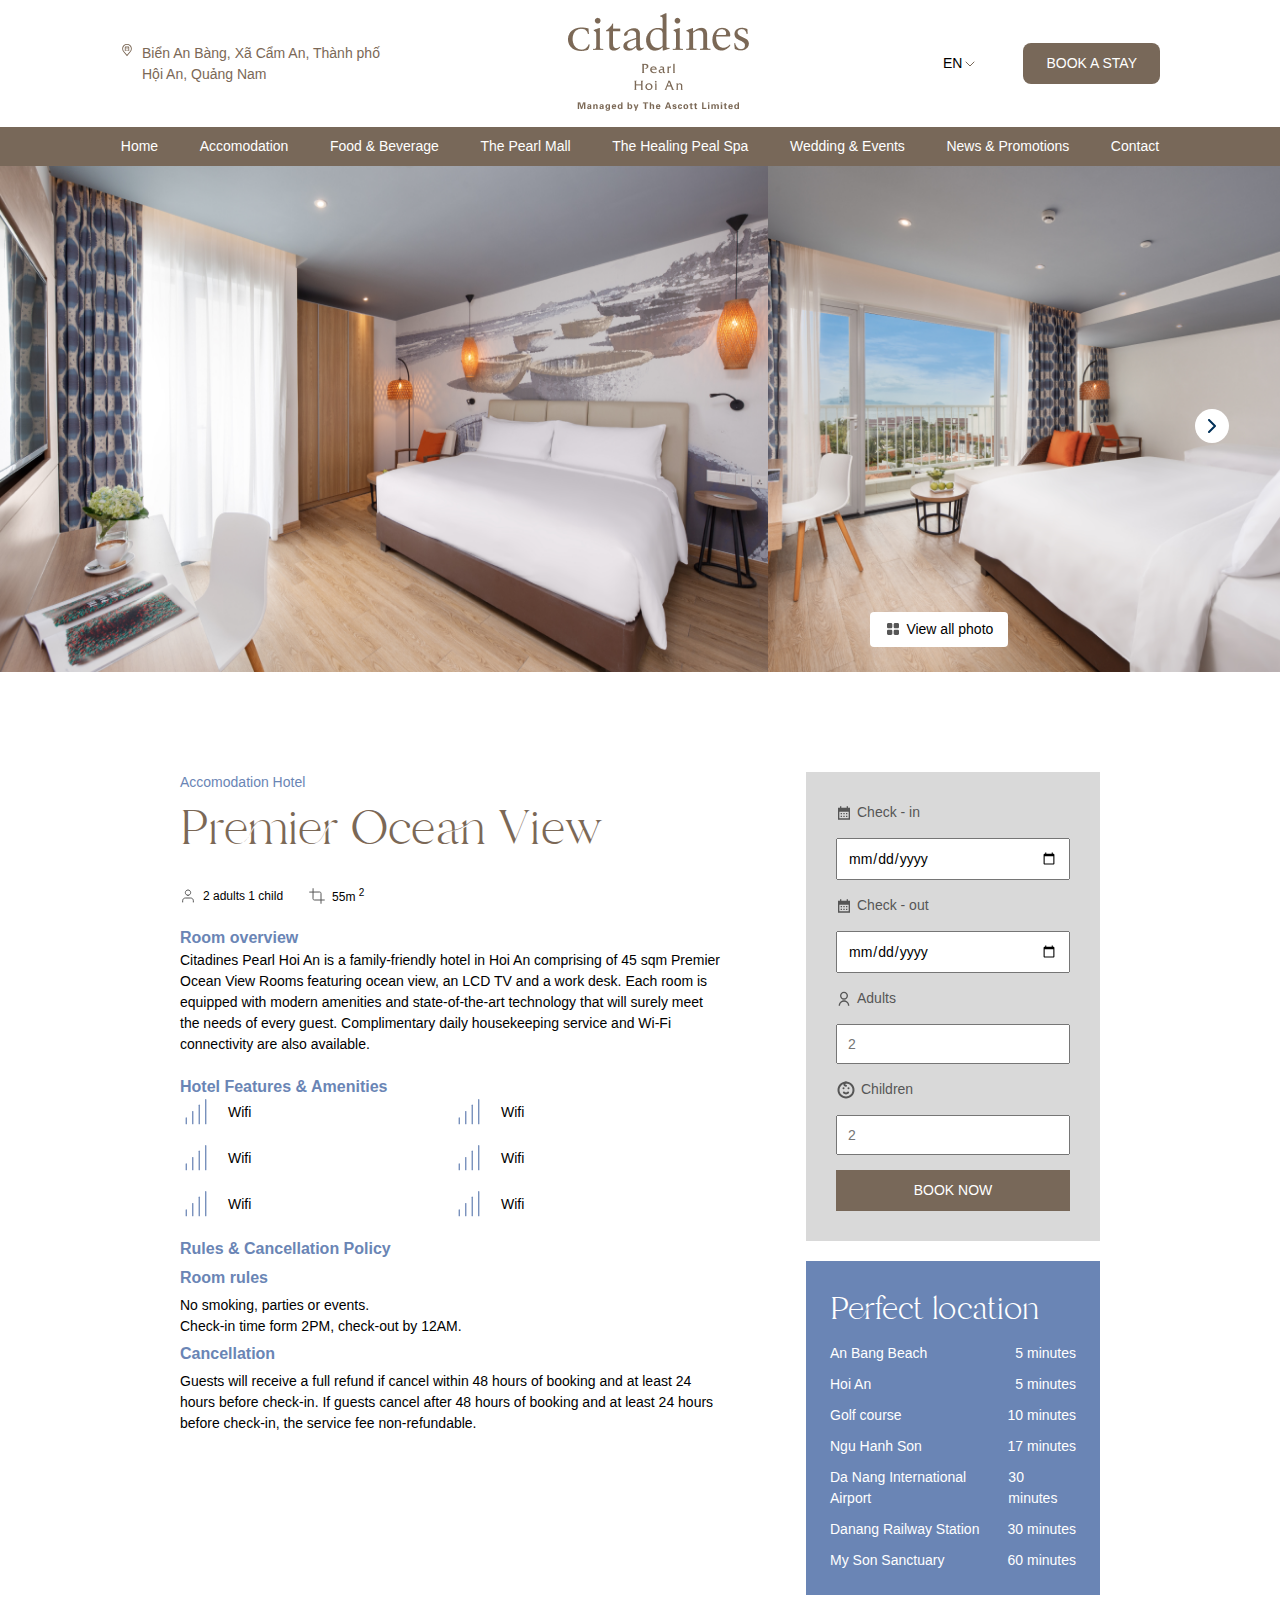
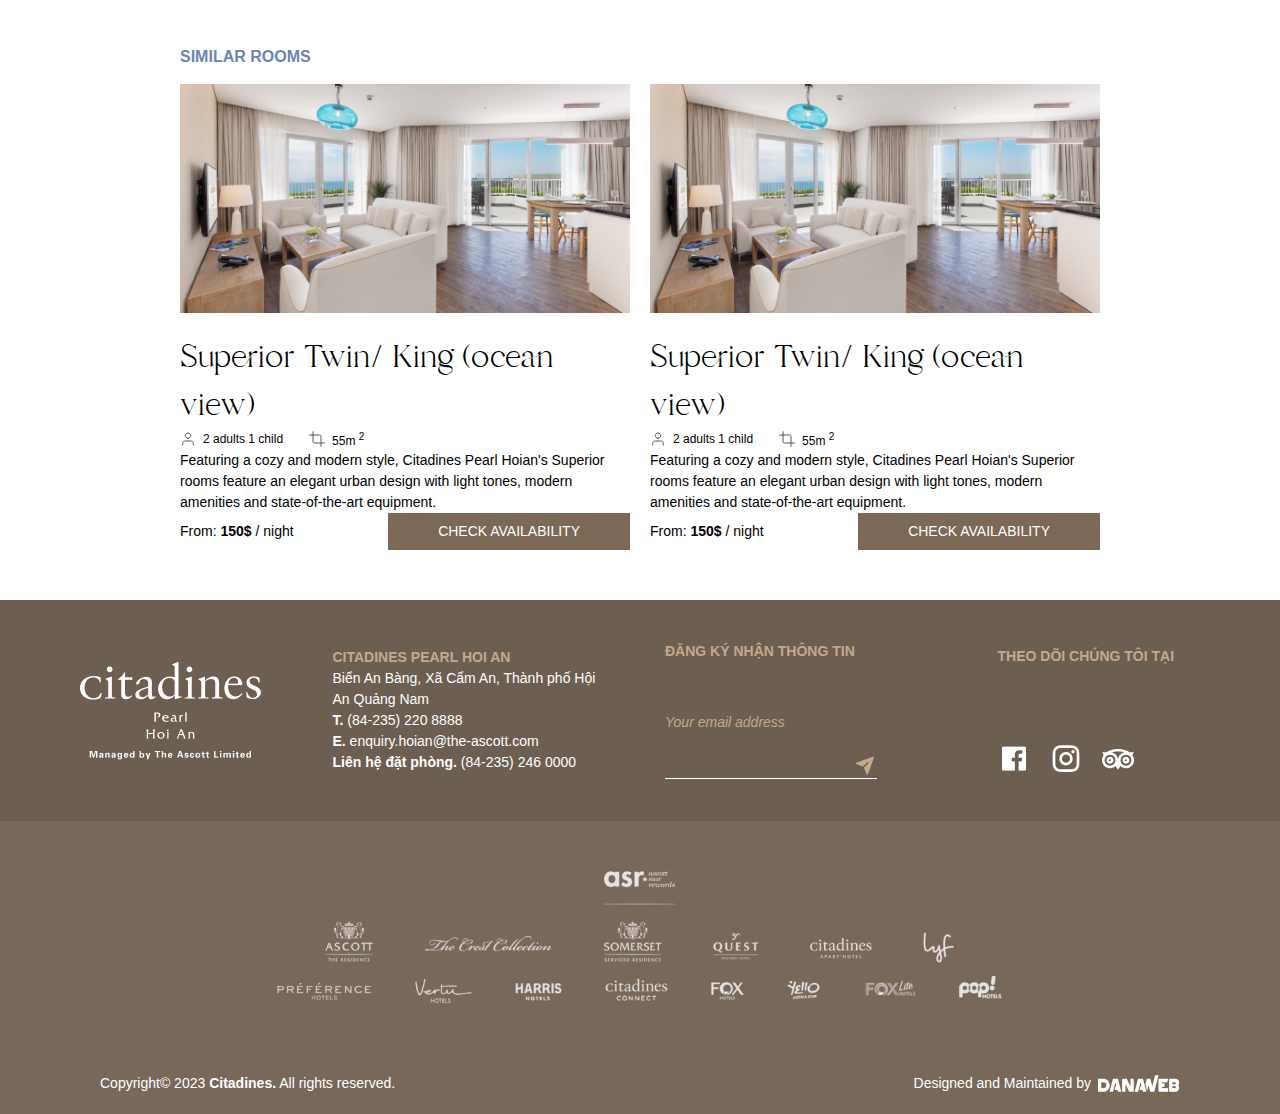
<file: room-detail.html>
<html lang="en">
  <head>
    <meta charset="UTF-8" />
    <meta name="viewport" content="width=device-width, initial-scale=1.0" />
    <title>Document</title>
    <link rel="stylesheet" href="css/reset.css" />
    <link rel="stylesheet" href="css/style.css" />
    <link rel="stylesheet" href="css/room-detail.css" />
    <link rel="preconnect" href="https://fonts.googleapis.com" />
    <link rel="preconnect" href="https://fonts.gstatic.com" crossorigin />
    <link
      href="https://fonts.googleapis.com/css2?family=Be+Vietnam+Pro:wght@300;400;500;600;700;800&display=swap"
      rel="stylesheet"
    />
  </head>
  <body>
    <header>
      <div class="top-header">
        <div class="header-location">
          <svg
            xmlns="http://www.w3.org/2000/svg"
            width="14"
            height="14"
            viewBox="0 0 14 14"
            fill="none"
          >
            <path
              d="M7 13.125L3.30926 8.77231C3.25797 8.70695 3.20722 8.64118 3.15701 8.575C2.52656 7.74453 2.18598 6.73016 2.18751 5.6875C2.18751 4.41115 2.69454 3.18707 3.59705 2.28455C4.49957 1.38203 5.72365 0.875 7 0.875C8.27636 0.875 9.50044 1.38203 10.403 2.28455C11.3055 3.18707 11.8125 4.41115 11.8125 5.6875C11.814 6.72969 11.4736 7.7436 10.8434 8.57369L10.843 8.575C10.843 8.575 10.7118 8.74738 10.6921 8.77056L7 13.125ZM3.85526 8.04781C3.85613 8.04781 3.95763 8.18256 3.98082 8.21144L7 11.7723L10.0231 8.20662C10.0424 8.18256 10.1448 8.04694 10.1452 8.0465C10.6602 7.36799 10.9385 6.53933 10.9375 5.6875C10.9375 4.64321 10.5227 3.64169 9.78424 2.90327C9.04581 2.16484 8.04429 1.75 7 1.75C5.95571 1.75 4.9542 2.16484 4.21577 2.90327C3.47735 3.64169 3.06251 4.64321 3.06251 5.6875C3.06159 6.53986 3.33978 7.36899 3.85526 8.04781Z"
              fill="#7B6856"
            />
            <path
              d="M9.1875 7.875H8.3125V4.375H5.6875V7.875H4.8125V4.375C4.81273 4.14301 4.90499 3.92058 5.06904 3.75654C5.23308 3.59249 5.45551 3.50023 5.6875 3.5H8.3125C8.54449 3.50023 8.76692 3.59249 8.93096 3.75654C9.09501 3.92058 9.18727 4.14301 9.1875 4.375V7.875Z"
              fill="#7B6856"
            />
            <path
              d="M6.5625 7H7.4375V7.875H6.5625V7ZM6.5625 5.25H7.4375V6.125H6.5625V5.25Z"
              fill="#7B6856"
            />
          </svg>
          <p>Biển An Bàng, Xã Cẩm An, Thành phố <br />Hội An, Quảng Nam</p>
        </div>
        <div class="header-logo"><img src="img/logo.png" alt="" /></div>
        <div class="top-header-right">
          <span>EN <img src="img/icon/arrow-down.svg" alt="" /></span>
          <button id="button-border">BOOK A STAY</button>
        </div>
      </div>
      <div class="header-bottom">
        <ul class="list-header">
          <li class="list-item"><a href="index.html">Home</a></li>
          <li class="list-item">
            <a href="accomodation.html">Accomodation</a>
          </li>
          <li class="list-item"><a href="food.html">Food & Beverage</a></li>
          <li class="list-item"><a href="facility.html">The Pearl Mall</a></li>
          <li class="list-item"><a href="spa.html">The Healing Peal Spa</a></li>
          <li class="list-item"><a href="">Wedding & Events</a></li>
          <li class="list-item">
            <a href="promotion.html">News & Promotions</a>
          </li>
          <li class="list-item"><a href="contact.html">Contact</a></li>
        </ul>
      </div>

      <!-- header moblie -->
    </header>
    <div class="header-mb">
      <button
        style="border: none; background-color: transparent"
        href=""
        id="toggleButton"
      >
        <svg
          xmlns="http://www.w3.org/2000/svg"
          width="28"
          height="17"
          viewBox="0 0 28 17"
          fill="none"
        >
          <rect width="28" height="2" fill="#6A85B5" />
          <rect y="7.12915" width="22" height="2" fill="#6A85B5" />
          <rect y="14.2583" width="28" height="2" fill="#6A85B5" />
        </svg>
      </button>

      <svg
        xmlns="http://www.w3.org/2000/svg"
        width="115"
        height="24"
        viewBox="0 0 115 24"
        fill="none"
      >
        <path
          d="M20.6426 4.78672C20.6426 5.77472 19.8411 6.57983 18.8554 6.57983C17.8637 6.57983 17.0614 5.77472 17.0614 4.78672C17.0614 3.79872 17.8637 2.9992 18.8554 2.9992C19.8411 2.9992 20.6426 3.79872 20.6426 4.78672Z"
          fill="#7B6856"
        />
        <path
          d="M71.3476 4.78672C71.3476 5.77472 70.5459 6.57983 69.559 6.57983C68.5676 6.57983 67.7687 5.77472 67.7687 4.78672C67.7687 3.79872 68.5676 2.9992 69.559 2.9992C70.5459 2.9992 71.3476 3.79872 71.3476 4.78672Z"
          fill="#7B6856"
        />
        <path
          d="M20.2822 21.571C20.2822 22.7455 21.0012 22.6686 22.3854 22.6686V23.3059H15.869V22.6686C17.3884 22.6686 17.9032 22.8003 17.9032 21.0228V12.849C17.9032 11.5419 16.3234 11.1355 16.3234 11.1355V10.6532L19.8655 9.42773H20.2822V21.571Z"
          fill="#7B6856"
        />
        <path
          d="M70.9868 21.571C70.9868 22.7455 71.7041 22.6686 73.0848 22.6686V23.3059H66.5703V22.6686C68.0866 22.6686 68.6028 22.8003 68.6028 21.0228V12.849C68.6028 11.5419 67.0245 11.1355 67.0245 11.1355V10.6532L70.5651 9.42773H70.9868V21.571Z"
          fill="#7B6856"
        />
        <path
          d="M33.2166 9.82726V11.4551H28.6219V19.2649C28.5945 21.8237 29.8057 22.117 30.332 22.192C30.8773 22.2753 31.7593 22.2183 32.7484 21.2831L33.1618 21.7457C31.7987 23.1573 30.6429 23.7622 29.1373 23.7622C26.8909 23.7622 26.1277 22.709 26.1803 19.7724V11.4551H24.2384V10.9168C25.4977 10.0199 27.2234 8.7576 28.1899 6.66246H28.6465V9.82726H33.2166Z"
          fill="#7B6856"
        />
        <path
          d="M36.1291 14.4054C35.2057 14.3808 35.7815 13.0614 35.8612 12.9034C36.4672 11.718 39.1901 9.71707 41.4128 9.5957C42.5197 9.53753 43.9137 9.45084 44.9445 10.8281C45.5002 11.5681 45.6682 11.8774 45.6682 13.7163V18.4511C45.6682 21.2772 45.8732 21.8788 46.2633 22.0865C47.2136 22.5838 47.8982 21.7294 47.8982 21.7294L48.2212 22.1716C47.1932 23.2348 46.1297 23.8103 45.2462 23.8103C43.8564 23.8103 43.3278 22.6433 43.3183 21.485C43.3183 21.485 41.073 23.8103 38.8512 23.8103C36.628 23.8103 35.171 22.6685 35.171 20.9372C35.171 18.7338 37.0894 17.8691 39.3708 17.0299C40.1544 16.7416 41.7758 16.1669 43.2848 15.6887V14.1607C43.2848 13.1741 43.3715 12.5935 42.7431 11.8846C42.2635 11.3164 41.0988 10.9389 40.2864 10.9646C39.2083 10.9959 38.0548 11.6531 37.9424 12.4241C37.859 12.9895 37.835 13.4686 37.6705 13.6884C37.5274 13.8752 37.0696 14.4306 36.1291 14.4054ZM43.2893 16.5271C42.6944 16.7282 41.8812 16.9787 40.8725 17.3358C38.5895 18.1415 37.5869 18.9525 37.5869 20.3986C37.5869 21.6718 38.8218 22.4839 40.0092 22.4571C40.7486 22.4361 41.2436 22.3089 43.2848 20.7081L43.2893 16.5271Z"
          fill="#7B6856"
        />
        <path
          d="M60.0887 3.5255C60.1072 2.07775 58.505 2.10404 58.505 2.10404V1.68205L62.1539 -4.3869e-05H62.5572L62.5835 20.2279C62.5835 21.3683 62.3947 22.0627 63.699 22.0722L64.5992 22.0627L64.5958 22.5409L60.8597 23.6841L60.2087 23.672L60.1572 21.618H59.9707C58.3311 23.4178 56.5341 23.7861 55.0265 23.7861C51.6332 23.7861 49.6208 20.6188 49.6208 17.0359C49.6208 12.842 53.3128 9.37801 56.8867 9.37801C57.8971 9.37801 59.1619 9.45464 60.0887 9.94403V3.5255ZM60.1217 12.8941C59.9931 10.7743 58.3901 10.3196 56.6034 10.3378C53.9115 10.3615 52.2152 12.7816 52.2152 16.053C52.2152 19.4035 54.0488 22.2341 57.4765 22.0534C58.5143 21.9978 59.8932 21.1695 60.1217 20.4502V12.8941Z"
          fill="#7B6856"
        />
        <path
          d="M79.4825 20.8645C79.4825 22.7527 79.6192 22.6051 81.6187 22.6051V23.3042H75.0416V22.6389C76.6035 22.6389 77.0263 22.6616 77.0263 21.2826V12.8878C76.9463 11.8327 75.2181 11.3573 75.2181 11.3573V10.8992L79.1063 9.40392H79.4688V11.6512C81.4604 10.3416 82.5678 9.34435 84.8201 9.34435C87.1516 9.34435 88.4265 10.5636 88.4265 14.3232C88.4265 18.7839 88.438 20.5315 88.4265 21.8408C88.422 22.7527 90.5871 22.633 90.5871 22.633L90.5938 23.3062H83.9046V22.5902C84.4907 22.5902 85.441 22.6437 85.7704 22.3131C85.8901 22.1934 85.9494 21.9378 85.9494 21.4501V14.309C85.941 11.2675 84.6935 11.006 83.2594 10.947C81.8553 10.8872 80.5935 11.7714 79.4825 12.3861V20.8645Z"
          fill="#7B6856"
        />
        <path
          d="M103.003 14.6172C102.946 14.764 102.875 14.79 102.8 14.79H94.1634C94.1634 15.1016 93.648 21.1177 98.1132 21.9258C99.9561 22.255 101.848 21.0939 102.838 19.8553L103.248 20.3016C102.207 21.8299 100.056 23.748 97.6067 23.748C93.584 23.748 91.7028 20.5273 91.7719 16.6382C91.8328 13.083 93.9129 9.32706 98.0019 9.32706C102.216 9.32706 103.143 12.7975 103.103 13.9385C103.103 13.9385 103.103 14.3736 103.003 14.6172ZM99.9144 13.8753C100.203 13.8753 100.385 13.5685 100.418 13.3456C100.727 11.3713 99.4222 10.201 97.7938 10.201C96.685 10.201 94.9003 10.6912 94.2079 13.8753H99.9144Z"
          fill="#7B6856"
        />
        <path
          d="M106.216 18.9973C106.618 21.0057 107.84 22.8223 109.898 22.8223C111.243 22.8223 112.371 22.0966 112.435 20.7742C112.454 20.2948 112.508 19.4679 111.612 18.6896C109.489 16.8551 106.053 17.0159 105.8 13.3388C105.661 11.2619 107.438 9.27579 110.525 9.27579C111.674 9.27579 113.108 9.61669 113.997 10.1497L114.193 13.1257H113.479C112.997 10.733 111.674 10.143 110.331 10.143C109.277 10.143 107.792 10.733 107.792 12.1086C107.792 15.7967 114.922 14.8408 114.922 19.3969C114.922 22.0396 112.267 23.666 110.001 23.666C107.357 23.666 105.951 22.6319 105.951 22.6319L105.608 19.1211L106.216 18.9973Z"
          fill="#7B6856"
        />
        <path
          d="M13.3066 13.0416C13.1567 13.2164 12.7688 13.2363 12.617 13.0858C12.2517 11.7267 11.2802 9.93725 8.43312 9.93725C5.69227 9.93725 2.93269 11.8808 2.93269 16.2987C2.93269 20.8939 5.80273 23.1381 8.58469 23.1381C11.3018 23.1381 12.4878 21.3257 13.091 19.9238C13.2867 19.7297 13.6301 19.8145 13.7395 20.0102C13.5879 21.4552 13.0051 22.8786 12.7039 23.2889C12.4444 23.3314 12.1855 23.4178 11.9494 23.4815C11.4749 23.6325 9.98602 24 8.58469 24C6.44873 24 4.61534 23.5693 3.06189 22.5548C1.31575 21.4116 0 19.4498 0 16.6242C0 14.0998 1.12168 12.1364 2.7168 10.9071C4.31248 9.69955 6.49151 9.07425 8.67082 9.07425C9.90016 9.07425 11.3885 9.29126 12.4008 9.54909C12.6611 9.61397 12.813 9.63467 13.0051 9.67829C13.0493 10.1758 13.091 11.4474 13.3066 13.0416Z"
          fill="#7B6856"
        />
        <path
          d="M20.6426 4.78672C20.6426 5.77472 19.8411 6.57983 18.8554 6.57983C17.8637 6.57983 17.0614 5.77472 17.0614 4.78672C17.0614 3.79872 17.8637 2.9992 18.8554 2.9992C19.8411 2.9992 20.6426 3.79872 20.6426 4.78672Z"
          fill="#7B6856"
        />
        <path
          d="M71.3476 4.78672C71.3476 5.77472 70.5459 6.57983 69.559 6.57983C68.5676 6.57983 67.7687 5.77472 67.7687 4.78672C67.7687 3.79872 68.5676 2.9992 69.559 2.9992C70.5459 2.9992 71.3476 3.79872 71.3476 4.78672Z"
          fill="#7B6856"
        />
        <path
          d="M20.2822 21.571C20.2822 22.7455 21.0012 22.6686 22.3854 22.6686V23.3059H15.869V22.6686C17.3884 22.6686 17.9032 22.8003 17.9032 21.0228V12.849C17.9032 11.5419 16.3234 11.1355 16.3234 11.1355V10.6532L19.8655 9.42773H20.2822V21.571Z"
          fill="#7B6856"
        />
        <path
          d="M70.9868 21.571C70.9868 22.7455 71.7041 22.6686 73.0848 22.6686V23.3059H66.5703V22.6686C68.0866 22.6686 68.6028 22.8003 68.6028 21.0228V12.849C68.6028 11.5419 67.0245 11.1355 67.0245 11.1355V10.6532L70.5651 9.42773H70.9868V21.571Z"
          fill="#7B6856"
        />
        <path
          d="M33.2166 9.82726V11.4551H28.6219V19.2649C28.5945 21.8237 29.8057 22.117 30.332 22.192C30.8773 22.2753 31.7593 22.2183 32.7484 21.2831L33.1618 21.7457C31.7987 23.1573 30.6429 23.7622 29.1373 23.7622C26.8909 23.7622 26.1277 22.709 26.1803 19.7724V11.4551H24.2384V10.9168C25.4977 10.0199 27.2234 8.7576 28.1899 6.66246H28.6465V9.82726H33.2166Z"
          fill="#7B6856"
        />
        <path
          d="M36.1291 14.4054C35.2057 14.3808 35.7815 13.0614 35.8612 12.9034C36.4672 11.718 39.1901 9.71707 41.4128 9.5957C42.5197 9.53753 43.9137 9.45084 44.9445 10.8281C45.5002 11.5681 45.6682 11.8774 45.6682 13.7163V18.4511C45.6682 21.2772 45.8732 21.8788 46.2633 22.0865C47.2136 22.5838 47.8982 21.7294 47.8982 21.7294L48.2212 22.1716C47.1932 23.2348 46.1297 23.8103 45.2462 23.8103C43.8564 23.8103 43.3278 22.6433 43.3183 21.485C43.3183 21.485 41.073 23.8103 38.8512 23.8103C36.628 23.8103 35.171 22.6685 35.171 20.9372C35.171 18.7338 37.0894 17.8691 39.3708 17.0299C40.1544 16.7416 41.7758 16.1669 43.2848 15.6887V14.1607C43.2848 13.1741 43.3715 12.5935 42.7431 11.8846C42.2635 11.3164 41.0988 10.9389 40.2864 10.9646C39.2083 10.9959 38.0548 11.6531 37.9424 12.4241C37.859 12.9895 37.835 13.4686 37.6705 13.6884C37.5274 13.8752 37.0696 14.4306 36.1291 14.4054ZM43.2893 16.5271C42.6944 16.7282 41.8812 16.9787 40.8725 17.3358C38.5895 18.1415 37.5869 18.9525 37.5869 20.3986C37.5869 21.6718 38.8218 22.4839 40.0092 22.4571C40.7486 22.4361 41.2436 22.3089 43.2848 20.7081L43.2893 16.5271Z"
          fill="#7B6856"
        />
        <path
          d="M60.0887 3.5255C60.1072 2.07775 58.505 2.10404 58.505 2.10404V1.68205L62.1539 -4.3869e-05H62.5572L62.5835 20.2279C62.5835 21.3683 62.3947 22.0627 63.699 22.0722L64.5992 22.0627L64.5958 22.5409L60.8597 23.6841L60.2087 23.672L60.1572 21.618H59.9707C58.3311 23.4178 56.5341 23.7861 55.0265 23.7861C51.6332 23.7861 49.6208 20.6188 49.6208 17.0359C49.6208 12.842 53.3128 9.37801 56.8867 9.37801C57.8971 9.37801 59.1619 9.45464 60.0887 9.94403V3.5255ZM60.1217 12.8941C59.9931 10.7743 58.3901 10.3196 56.6034 10.3378C53.9115 10.3615 52.2152 12.7816 52.2152 16.053C52.2152 19.4035 54.0488 22.2341 57.4765 22.0534C58.5143 21.9978 59.8932 21.1695 60.1217 20.4502V12.8941Z"
          fill="#7B6856"
        />
        <path
          d="M79.4825 20.8645C79.4825 22.7527 79.6192 22.6051 81.6187 22.6051V23.3042H75.0416V22.6389C76.6035 22.6389 77.0263 22.6616 77.0263 21.2826V12.8878C76.9463 11.8327 75.2181 11.3573 75.2181 11.3573V10.8992L79.1063 9.40392H79.4688V11.6512C81.4604 10.3416 82.5678 9.34435 84.8201 9.34435C87.1516 9.34435 88.4265 10.5636 88.4265 14.3232C88.4265 18.7839 88.438 20.5315 88.4265 21.8408C88.422 22.7527 90.5871 22.633 90.5871 22.633L90.5938 23.3062H83.9046V22.5902C84.4907 22.5902 85.441 22.6437 85.7704 22.3131C85.8901 22.1934 85.9494 21.9378 85.9494 21.4501V14.309C85.941 11.2675 84.6935 11.006 83.2594 10.947C81.8553 10.8872 80.5935 11.7714 79.4825 12.3861V20.8645Z"
          fill="#7B6856"
        />
        <path
          d="M103.003 14.6172C102.946 14.764 102.875 14.79 102.8 14.79H94.1634C94.1634 15.1016 93.648 21.1177 98.1132 21.9258C99.9561 22.255 101.848 21.0939 102.838 19.8553L103.248 20.3016C102.207 21.8299 100.056 23.748 97.6067 23.748C93.584 23.748 91.7028 20.5273 91.7719 16.6382C91.8328 13.083 93.9129 9.32706 98.0019 9.32706C102.216 9.32706 103.143 12.7975 103.103 13.9385C103.103 13.9385 103.103 14.3736 103.003 14.6172ZM99.9144 13.8753C100.203 13.8753 100.385 13.5685 100.418 13.3456C100.727 11.3713 99.4222 10.201 97.7938 10.201C96.685 10.201 94.9003 10.6912 94.2079 13.8753H99.9144Z"
          fill="#7B6856"
        />
        <path
          d="M106.216 18.9973C106.618 21.0057 107.84 22.8223 109.898 22.8223C111.243 22.8223 112.371 22.0966 112.435 20.7742C112.454 20.2948 112.508 19.4679 111.612 18.6896C109.489 16.8551 106.053 17.0159 105.8 13.3388C105.661 11.2619 107.438 9.27579 110.525 9.27579C111.674 9.27579 113.108 9.61669 113.997 10.1497L114.193 13.1257H113.479C112.997 10.733 111.674 10.143 110.331 10.143C109.277 10.143 107.792 10.733 107.792 12.1086C107.792 15.7967 114.922 14.8408 114.922 19.3969C114.922 22.0396 112.267 23.666 110.001 23.666C107.357 23.666 105.951 22.6319 105.951 22.6319L105.608 19.1211L106.216 18.9973Z"
          fill="#7B6856"
        />
        <path
          d="M13.3066 13.0416C13.1567 13.2164 12.7688 13.2363 12.617 13.0858C12.2517 11.7267 11.2802 9.93725 8.43312 9.93725C5.69227 9.93725 2.93269 11.8808 2.93269 16.2987C2.93269 20.8939 5.80273 23.1381 8.58469 23.1381C11.3018 23.1381 12.4878 21.3257 13.091 19.9238C13.2867 19.7297 13.6301 19.8145 13.7395 20.0102C13.5879 21.4552 13.0051 22.8786 12.7039 23.2889C12.4444 23.3314 12.1855 23.4178 11.9494 23.4815C11.4749 23.6325 9.98602 24 8.58469 24C6.44873 24 4.61534 23.5693 3.06189 22.5548C1.31575 21.4116 0 19.4498 0 16.6242C0 14.0998 1.12168 12.1364 2.7168 10.9071C4.31248 9.69955 6.49151 9.07425 8.67082 9.07425C9.90016 9.07425 11.3885 9.29126 12.4008 9.54909C12.6611 9.61397 12.813 9.63467 13.0051 9.67829C13.0493 10.1758 13.091 11.4474 13.3066 13.0416Z"
          fill="#7B6856"
        />
      </svg>
      <div class="language">
        <span>EN</span>
        <svg
          xmlns="http://www.w3.org/2000/svg"
          width="16"
          height="16"
          viewBox="0 0 16 16"
          fill="none"
        >
          <path
            d="M4 6L8 10L12 6"
            stroke="#6A85B5"
            stroke-linecap="round"
            stroke-linejoin="round"
          />
        </svg>
      </div>
    </div>
    <div id="navbar" class="navbar">
      <a href="index.html"><li>Home</li></a>
      <a href="accomodation.html"><li>Accomodation</li></a>
      <a href="food.html"><li>Food & Beverage</li></a>
      <a href="facility.html"><li>The Pearl Mall</li></a>
      <a href="spa.html"><li>The Healing Peal Spa</li></a>
      <a href="promotion.html"><li>Wedding & Events</li></a>
      <a href="promotion.html"><li>News & Promotions</li></a>
      <a href="contact.html"><li>Contact</li></a>
    </div>
    <div class="container">
      <div class="img-preview">
        <div class="img-left"><img src="img/prev-left.png" alt="" /></div>
        <div class="img-right">
          <img src="img/prev-right.png" alt="" />
          <button id="next">
            <svg
              xmlns="http://www.w3.org/2000/svg"
              width="8"
              height="14"
              viewBox="0 0 8 14"
              fill="none"
            >
              <path
                d="M1 13L7 7L1 1"
                stroke="#003058"
                stroke-width="2"
                stroke-linecap="round"
                stroke-linejoin="round"
              />
            </svg>
          </button>
          <button id="view-all">
            <svg
              xmlns="http://www.w3.org/2000/svg"
              width="16"
              height="16"
              viewBox="0 0 16 16"
              fill="none"
            >
              <path
                d="M10 7.33333C9.63333 7.33333 9.31933 7.20267 9.058 6.94133C8.79667 6.68 8.66622 6.36622 8.66667 6V3.33333C8.66667 2.96667 8.79734 2.65267 9.05867 2.39133C9.32 2.13 9.63378 1.99956 10 2H12.6667C13.0333 2 13.3473 2.13067 13.6087 2.392C13.87 2.65333 14.0004 2.96711 14 3.33333V6C14 6.36667 13.8693 6.68067 13.608 6.942C13.3467 7.20333 13.0329 7.33378 12.6667 7.33333H10ZM7.33333 6C7.33333 6.36667 7.20267 6.68067 6.94133 6.942C6.68 7.20333 6.36622 7.33378 6 7.33333H3.33333C2.96667 7.33333 2.65267 7.20267 2.39133 6.94133C2.13 6.68 1.99956 6.36622 2 6V3.33333C2 2.96667 2.13067 2.65267 2.392 2.39133C2.65333 2.13 2.96711 1.99956 3.33333 2H6C6.36667 2 6.68067 2.13067 6.942 2.392C7.20333 2.65333 7.33378 2.96711 7.33333 3.33333V6ZM8.66667 10C8.66667 9.63333 8.79734 9.31933 9.05867 9.058C9.32 8.79667 9.63378 8.66622 10 8.66667H12.6667C13.0333 8.66667 13.3473 8.79734 13.6087 9.05867C13.87 9.32 14.0004 9.63378 14 10V12.6667C14 13.0333 13.8693 13.3473 13.608 13.6087C13.3467 13.87 13.0329 14.0004 12.6667 14H10C9.63333 14 9.31933 13.8693 9.058 13.608C8.79667 13.3467 8.66622 13.0329 8.66667 12.6667V10ZM6 8.66667C6.36667 8.66667 6.68067 8.79734 6.942 9.05867C7.20333 9.32 7.33378 9.63378 7.33333 10V12.6667C7.33333 13.0333 7.20267 13.3473 6.94133 13.6087C6.68 13.87 6.36622 14.0004 6 14H3.33333C2.96667 14 2.65267 13.8693 2.39133 13.608C2.13 13.3467 1.99956 13.0329 2 12.6667V10C2 9.63333 2.13067 9.31933 2.392 9.058C2.65333 8.79667 2.96711 8.66622 3.33333 8.66667H6Z"
                fill="#565656"
              />
            </svg>
            View all photo
          </button>
        </div>
      </div>
      <div class="room-detail wrapper">
        <div class="room-left">
          <div class="room-title">
            <span style="color: #6a85b5">Accomodation Hotel</span>
            <h2 style="color: #7b6856">Premier Ocean View</h2>
          </div>
          <div class="room-info">
            <div class="info-item">
              <svg
                xmlns="http://www.w3.org/2000/svg"
                width="16"
                height="16"
                viewBox="0 0 16 16"
                fill="none"
              >
                <path
                  d="M13.3334 14V12.6667C13.3334 11.9594 13.0525 11.2811 12.5524 10.781C12.0523 10.281 11.374 10 10.6667 10H5.33341C4.62617 10 3.94789 10.281 3.4478 10.781C2.9477 11.2811 2.66675 11.9594 2.66675 12.6667V14"
                  stroke="#565656"
                  stroke-linecap="round"
                  stroke-linejoin="round"
                />
                <path
                  d="M7.99992 7.33333C9.47268 7.33333 10.6666 6.13943 10.6666 4.66667C10.6666 3.19391 9.47268 2 7.99992 2C6.52716 2 5.33325 3.19391 5.33325 4.66667C5.33325 6.13943 6.52716 7.33333 7.99992 7.33333Z"
                  stroke="#565656"
                  stroke-linecap="round"
                  stroke-linejoin="round"
                />
              </svg>
              <span>2 adults 1 child</span>
            </div>
            <div class="info-item">
              <svg
                xmlns="http://www.w3.org/2000/svg"
                width="16"
                height="16"
                viewBox="0 0 16 16"
                fill="none"
              >
                <g clip-path="url(#clip0_934_201)">
                  <path
                    d="M4.08667 0.666626L4 10.6666C4 11.0202 4.14048 11.3594 4.39052 11.6094C4.64057 11.8595 4.97971 12 5.33333 12H15.3333"
                    stroke="#565656"
                    stroke-linecap="round"
                    stroke-linejoin="round"
                  />
                  <path
                    d="M0.666748 4.08667L10.6667 4C11.0204 4 11.3595 4.14048 11.6096 4.39052C11.8596 4.64057 12.0001 4.97971 12.0001 5.33333V15.3333"
                    stroke="#565656"
                    stroke-linecap="round"
                    stroke-linejoin="round"
                  />
                </g>
                <defs>
                  <clipPath id="clip0_934_201">
                    <rect width="16" height="16" fill="white" />
                  </clipPath>
                </defs>
              </svg>
              <span>55m <sup>2</sup></span>
            </div>
          </div>
          <div class="overview">
            <span class="detail-title">Room overview</span>
            <p>
              Citadines Pearl Hoi An is a family-friendly hotel in Hoi An
              comprising of 45 sqm Premier Ocean View Rooms featuring ocean
              view, an LCD TV and a work desk. Each room is equipped with modern
              amenities and state-of-the-art technology that will surely meet
              the needs of every guest. Complimentary daily housekeeping service
              and Wi-Fi connectivity are also available.
            </p>
          </div>
          <div class="feature">
            <span class="detail-title">Hotel Features & Amenities</span>
            <div class="feature-list">
              <div class="feature-item">
                <img src="img/icon/wifi.svg" alt="" /> <span>Wifi</span>
              </div>
              <div class="feature-item">
                <img src="img/icon/wifi.svg" alt="" /> <span>Wifi</span>
              </div>
              <div class="feature-item">
                <img src="img/icon/wifi.svg" alt="" /> <span>Wifi</span>
              </div>
              <div class="feature-item">
                <img src="img/icon/wifi.svg" alt="" /> <span>Wifi</span>
              </div>
              <div class="feature-item">
                <img src="img/icon/wifi.svg" alt="" /> <span>Wifi</span>
              </div>
              <div class="feature-item">
                <img src="img/icon/wifi.svg" alt="" /> <span>Wifi</span>
              </div>
            </div>
          </div>
          <div class="rules">
            <span class="detail-title">Rules & Cancellation Policy</span>
            <span class="detail-title"> Room rules</span>
            <p>
              No smoking, parties or events. <br />
              Check-in time form 2PM, check-out by 12AM.
            </p>
            <span class="detail-title">Cancellation</span>
            <p>
              Guests will receive a full refund if cancel within 48 hours of
              booking and at least 24 hours before check-in. If guests cancel
              after 48 hours of booking and at least 24 hours before check-in,
              the service fee non-refundable.
            </p>
          </div>
        </div>
        <div class="room-right">
          <div class="checking-form">
            <div class="label">
              <svg
                xmlns="http://www.w3.org/2000/svg"
                width="16"
                height="16"
                viewBox="0 0 16 16"
                fill="none"
              >
                <path
                  d="M7.33333 9.33337V8.00004H8.66667V9.33337H7.33333ZM4.66667 9.33337V8.00004H6V9.33337H4.66667ZM10 9.33337V8.00004H11.3333V9.33337H10ZM7.33333 12V10.6667H8.66667V12H7.33333ZM4.66667 12V10.6667H6V12H4.66667ZM10 12V10.6667H11.3333V12H10ZM2 14.6667V2.66671H4V1.33337H5.33333V2.66671H10.6667V1.33337H12V2.66671H14V14.6667H2ZM3.33333 13.3334H12.6667V6.66671H3.33333V13.3334Z"
                  fill="#565656"
                />
              </svg>
              <span>Check - in</span>
            </div>

            <input type="date" name="" id="" />
            <div class="label">
              <svg
                xmlns="http://www.w3.org/2000/svg"
                width="16"
                height="16"
                viewBox="0 0 16 16"
                fill="none"
              >
                <path
                  d="M7.33333 9.33337V8.00004H8.66667V9.33337H7.33333ZM4.66667 9.33337V8.00004H6V9.33337H4.66667ZM10 9.33337V8.00004H11.3333V9.33337H10ZM7.33333 12V10.6667H8.66667V12H7.33333ZM4.66667 12V10.6667H6V12H4.66667ZM10 12V10.6667H11.3333V12H10ZM2 14.6667V2.66671H4V1.33337H5.33333V2.66671H10.6667V1.33337H12V2.66671H14V14.6667H2ZM3.33333 13.3334H12.6667V6.66671H3.33333V13.3334Z"
                  fill="#565656"
                />
              </svg>
              <span>Check - out</span>
            </div>

            <input type="date" name="" id="" />

            <div class="label">
              <svg
                xmlns="http://www.w3.org/2000/svg"
                width="16"
                height="16"
                viewBox="0 0 16 16"
                fill="none"
              >
                <path
                  d="M2.6665 14.6666C2.6665 13.2521 3.22841 11.8956 4.2286 10.8954C5.2288 9.8952 6.58535 9.33329 7.99984 9.33329C9.41433 9.33329 10.7709 9.8952 11.7711 10.8954C12.7713 11.8956 13.3332 13.2521 13.3332 14.6666H11.9998C11.9998 13.6058 11.5784 12.5883 10.8283 11.8382C10.0781 11.0881 9.0607 10.6666 7.99984 10.6666C6.93897 10.6666 5.92156 11.0881 5.17141 11.8382C4.42126 12.5883 3.99984 13.6058 3.99984 14.6666H2.6665ZM7.99984 8.66663C5.78984 8.66663 3.99984 6.87663 3.99984 4.66663C3.99984 2.45663 5.78984 0.666626 7.99984 0.666626C10.2098 0.666626 11.9998 2.45663 11.9998 4.66663C11.9998 6.87663 10.2098 8.66663 7.99984 8.66663ZM7.99984 7.33329C9.47317 7.33329 10.6665 6.13996 10.6665 4.66663C10.6665 3.19329 9.47317 1.99996 7.99984 1.99996C6.5265 1.99996 5.33317 3.19329 5.33317 4.66663C5.33317 6.13996 6.5265 7.33329 7.99984 7.33329Z"
                  fill="#565656"
                />
              </svg>
              <span>Adults</span>
            </div>

            <input type="text" placeholder="2" />
            <div class="label">
              <svg
                xmlns="http://www.w3.org/2000/svg"
                width="20"
                height="20"
                viewBox="0 0 20 20"
                fill="none"
              >
                <path
                  d="M7.5 8.33333H7.50833M12.5 8.33333H12.5083M2.5 10C2.5 10.9849 2.69399 11.9602 3.0709 12.8701C3.44781 13.7801 4.00026 14.6069 4.6967 15.3033C5.39314 15.9997 6.21993 16.5522 7.12987 16.9291C8.03982 17.306 9.01509 17.5 10 17.5C10.9849 17.5 11.9602 17.306 12.8701 16.9291C13.7801 16.5522 14.6069 15.9997 15.3033 15.3033C15.9997 14.6069 16.5522 13.7801 16.9291 12.8701C17.306 11.9602 17.5 10.9849 17.5 10C17.5 9.01509 17.306 8.03982 16.9291 7.12987C16.5522 6.21993 15.9997 5.39314 15.3033 4.6967C14.6069 4.00026 13.7801 3.44781 12.8701 3.0709C11.9602 2.69399 10.9849 2.5 10 2.5C9.01509 2.5 8.03982 2.69399 7.12987 3.0709C6.21993 3.44781 5.39314 4.00026 4.6967 4.6967C4.00026 5.39314 3.44781 6.21993 3.0709 7.12987C2.69399 8.03982 2.5 9.01509 2.5 10Z"
                  stroke="#565656"
                  stroke-width="2"
                  stroke-linecap="round"
                  stroke-linejoin="round"
                />
                <path
                  d="M7.9165 12.5C8.18807 12.7772 8.51221 12.9974 8.86994 13.1477C9.22768 13.298 9.61181 13.3754 9.99984 13.3754C10.3879 13.3754 10.772 13.298 11.1297 13.1477C11.4875 12.9974 11.8116 12.7772 12.0832 12.5M9.99984 2.5C9.55781 2.5 9.13389 2.67559 8.82133 2.98816C8.50877 3.30072 8.33317 3.72464 8.33317 4.16667C8.33317 4.60869 8.50877 5.03262 8.82133 5.34518C9.13389 5.65774 9.55781 5.83333 9.99984 5.83333"
                  stroke="#565656"
                  stroke-width="2"
                  stroke-linecap="round"
                  stroke-linejoin="round"
                />
              </svg>
              <span>Children</span>
            </div>

            <input type="text" placeholder="2" />

            <button>BOOK NOW</button>
          </div>
          <div class="perfect-location">
            <h3>Perfect location</h3>
            <ul class="list-location">
              <li class="location-item">
                <span>An Bang Beach</span> <span>5 minutes</span>
              </li>
              <li class="location-item">
                <span>Hoi An</span> <span>5 minutes</span>
              </li>
              <li class="location-item">
                <span>Golf course</span> <span>10 minutes</span>
              </li>
              <li class="location-item">
                <span>Ngu Hanh Son</span> <span>17 minutes</span>
              </li>
              <li class="location-item">
                <span>Da Nang International Airport</span>
                <span>30 minutes</span>
              </li>
              <li class="location-item">
                <span>Danang Railway Station</span> <span>30 minutes</span>
              </li>
              <li class="location-item">
                <span>My Son Sanctuary</span> <span>60 minutes</span>
              </li>
            </ul>
          </div>
        </div>
      </div>
      <div class="room-similar wrapper">
        <span class="detail-title" style="margin-bottom: 15px"
          >SIMILAR ROOMS</span
        >
        <div class="room-grid">
          <div class="room-item">
            <img src="img/room-item1.png" alt="" />
            <h3>Superior Twin/ King (ocean view)</h3>
            <div class="room-info">
              <div class="info-item">
                <svg
                  xmlns="http://www.w3.org/2000/svg"
                  width="16"
                  height="16"
                  viewBox="0 0 16 16"
                  fill="none"
                >
                  <path
                    d="M13.3334 14V12.6667C13.3334 11.9594 13.0525 11.2811 12.5524 10.781C12.0523 10.281 11.374 10 10.6667 10H5.33341C4.62617 10 3.94789 10.281 3.4478 10.781C2.9477 11.2811 2.66675 11.9594 2.66675 12.6667V14"
                    stroke="#565656"
                    stroke-linecap="round"
                    stroke-linejoin="round"
                  />
                  <path
                    d="M7.99992 7.33333C9.47268 7.33333 10.6666 6.13943 10.6666 4.66667C10.6666 3.19391 9.47268 2 7.99992 2C6.52716 2 5.33325 3.19391 5.33325 4.66667C5.33325 6.13943 6.52716 7.33333 7.99992 7.33333Z"
                    stroke="#565656"
                    stroke-linecap="round"
                    stroke-linejoin="round"
                  />
                </svg>
                <span>2 adults 1 child</span>
              </div>
              <div class="info-item">
                <svg
                  xmlns="http://www.w3.org/2000/svg"
                  width="16"
                  height="16"
                  viewBox="0 0 16 16"
                  fill="none"
                >
                  <g clip-path="url(#clip0_934_201)">
                    <path
                      d="M4.08667 0.666626L4 10.6666C4 11.0202 4.14048 11.3594 4.39052 11.6094C4.64057 11.8595 4.97971 12 5.33333 12H15.3333"
                      stroke="#565656"
                      stroke-linecap="round"
                      stroke-linejoin="round"
                    />
                    <path
                      d="M0.666748 4.08667L10.6667 4C11.0204 4 11.3595 4.14048 11.6096 4.39052C11.8596 4.64057 12.0001 4.97971 12.0001 5.33333V15.3333"
                      stroke="#565656"
                      stroke-linecap="round"
                      stroke-linejoin="round"
                    />
                  </g>
                  <defs>
                    <clipPath id="clip0_934_201">
                      <rect width="16" height="16" fill="white" />
                    </clipPath>
                  </defs>
                </svg>
                <span>55m <sup>2</sup></span>
              </div>
            </div>
            <p>
              Featuring a cozy and modern style, Citadines Pearl Hoian's
              Superior rooms feature an elegant urban design with light tones,
              modern amenities and state-of-the-art equipment.
            </p>
            <div class="room-check">
              <span>From: <b> 150$</b> / night</span>
              <button>Check availability</button>
            </div>
          </div>
          <div class="room-item">
            <img src="img/room-item1.png" alt="" />
            <h3>Superior Twin/ King (ocean view)</h3>
            <div class="room-info">
              <div class="info-item">
                <svg
                  xmlns="http://www.w3.org/2000/svg"
                  width="16"
                  height="16"
                  viewBox="0 0 16 16"
                  fill="none"
                >
                  <path
                    d="M13.3334 14V12.6667C13.3334 11.9594 13.0525 11.2811 12.5524 10.781C12.0523 10.281 11.374 10 10.6667 10H5.33341C4.62617 10 3.94789 10.281 3.4478 10.781C2.9477 11.2811 2.66675 11.9594 2.66675 12.6667V14"
                    stroke="#565656"
                    stroke-linecap="round"
                    stroke-linejoin="round"
                  />
                  <path
                    d="M7.99992 7.33333C9.47268 7.33333 10.6666 6.13943 10.6666 4.66667C10.6666 3.19391 9.47268 2 7.99992 2C6.52716 2 5.33325 3.19391 5.33325 4.66667C5.33325 6.13943 6.52716 7.33333 7.99992 7.33333Z"
                    stroke="#565656"
                    stroke-linecap="round"
                    stroke-linejoin="round"
                  />
                </svg>
                <span>2 adults 1 child</span>
              </div>
              <div class="info-item">
                <svg
                  xmlns="http://www.w3.org/2000/svg"
                  width="16"
                  height="16"
                  viewBox="0 0 16 16"
                  fill="none"
                >
                  <g clip-path="url(#clip0_934_201)">
                    <path
                      d="M4.08667 0.666626L4 10.6666C4 11.0202 4.14048 11.3594 4.39052 11.6094C4.64057 11.8595 4.97971 12 5.33333 12H15.3333"
                      stroke="#565656"
                      stroke-linecap="round"
                      stroke-linejoin="round"
                    />
                    <path
                      d="M0.666748 4.08667L10.6667 4C11.0204 4 11.3595 4.14048 11.6096 4.39052C11.8596 4.64057 12.0001 4.97971 12.0001 5.33333V15.3333"
                      stroke="#565656"
                      stroke-linecap="round"
                      stroke-linejoin="round"
                    />
                  </g>
                  <defs>
                    <clipPath id="clip0_934_201">
                      <rect width="16" height="16" fill="white" />
                    </clipPath>
                  </defs>
                </svg>
                <span>55m <sup>2</sup></span>
              </div>
            </div>
            <p>
              Featuring a cozy and modern style, Citadines Pearl Hoian's
              Superior rooms feature an elegant urban design with light tones,
              modern amenities and state-of-the-art equipment.
            </p>
            <div class="room-check">
              <span>From: <b> 150$</b> / night</span>
              <button>Check availability</button>
            </div>
          </div>
        </div>
      </div>
    </div>
    <footer>
      <div class="footer-top">
        <div class="logo-footer"><img src="img/logo-footer.png" alt="" /></div>
        <ul class="footer-info">
          <li class="footer-title">Citadines Pearl Hoi An</li>
          <li>Biển An Bàng, Xã Cẩm An, Thành phố Hội An Quảng Nam</li>
          <li><b>T.</b> (84-235) 220 8888</li>
          <li><b>E.</b> enquiry.hoian@the-ascott.com  </li>
          <li><b>Liên hệ đặt phòng. </b>(84-235) 246 0000</li>
        </ul>
        <div class="footer-register">
          <div class="footer-title">Đăng ký nhận thông tin</div>
          <em style="color: #c4a98d">Your email address</em>
          <img
            style="margin-left: auto; margin-top: 20px"
            src="img/icon/send.png"
            alt=""
          />
          <div style="border-top: solid 1px white"></div>
        </div>
        <div class="footer-social">
          <span class="footer-title">Theo dõi chúng tôi tại</span>
          <div class="social-icon">
            <img src="img/icon/fb.png" alt="" />
            <img src="img/icon/ig.png" alt="" />
            <img src="img/icon/trip.png" alt="" />
          </div>
        </div>
      </div>

      <div class="footer-bottom">
        <div class="img-brand"><img src="img/footer-brand.png" alt="" /></div>
        <div class="footer-copyright">
          <span>Copyright© 2023 <b>Citadines.</b> All rights reserved.</span>
          <div style="display: flex; align-items: center; gap: 7px">
            Designed and Maintained by <img src="img/danaweb.png" alt="" />
          </div>
        </div>
      </div>
    </footer>
  </body>
</html>
<script>
  const toggleButton = document.getElementById("toggleButton");
  const navbar = document.getElementById("navbar");

  toggleButton.addEventListener("click", () => {
    navbar.classList.toggle("active");
  });
</script>
</file>
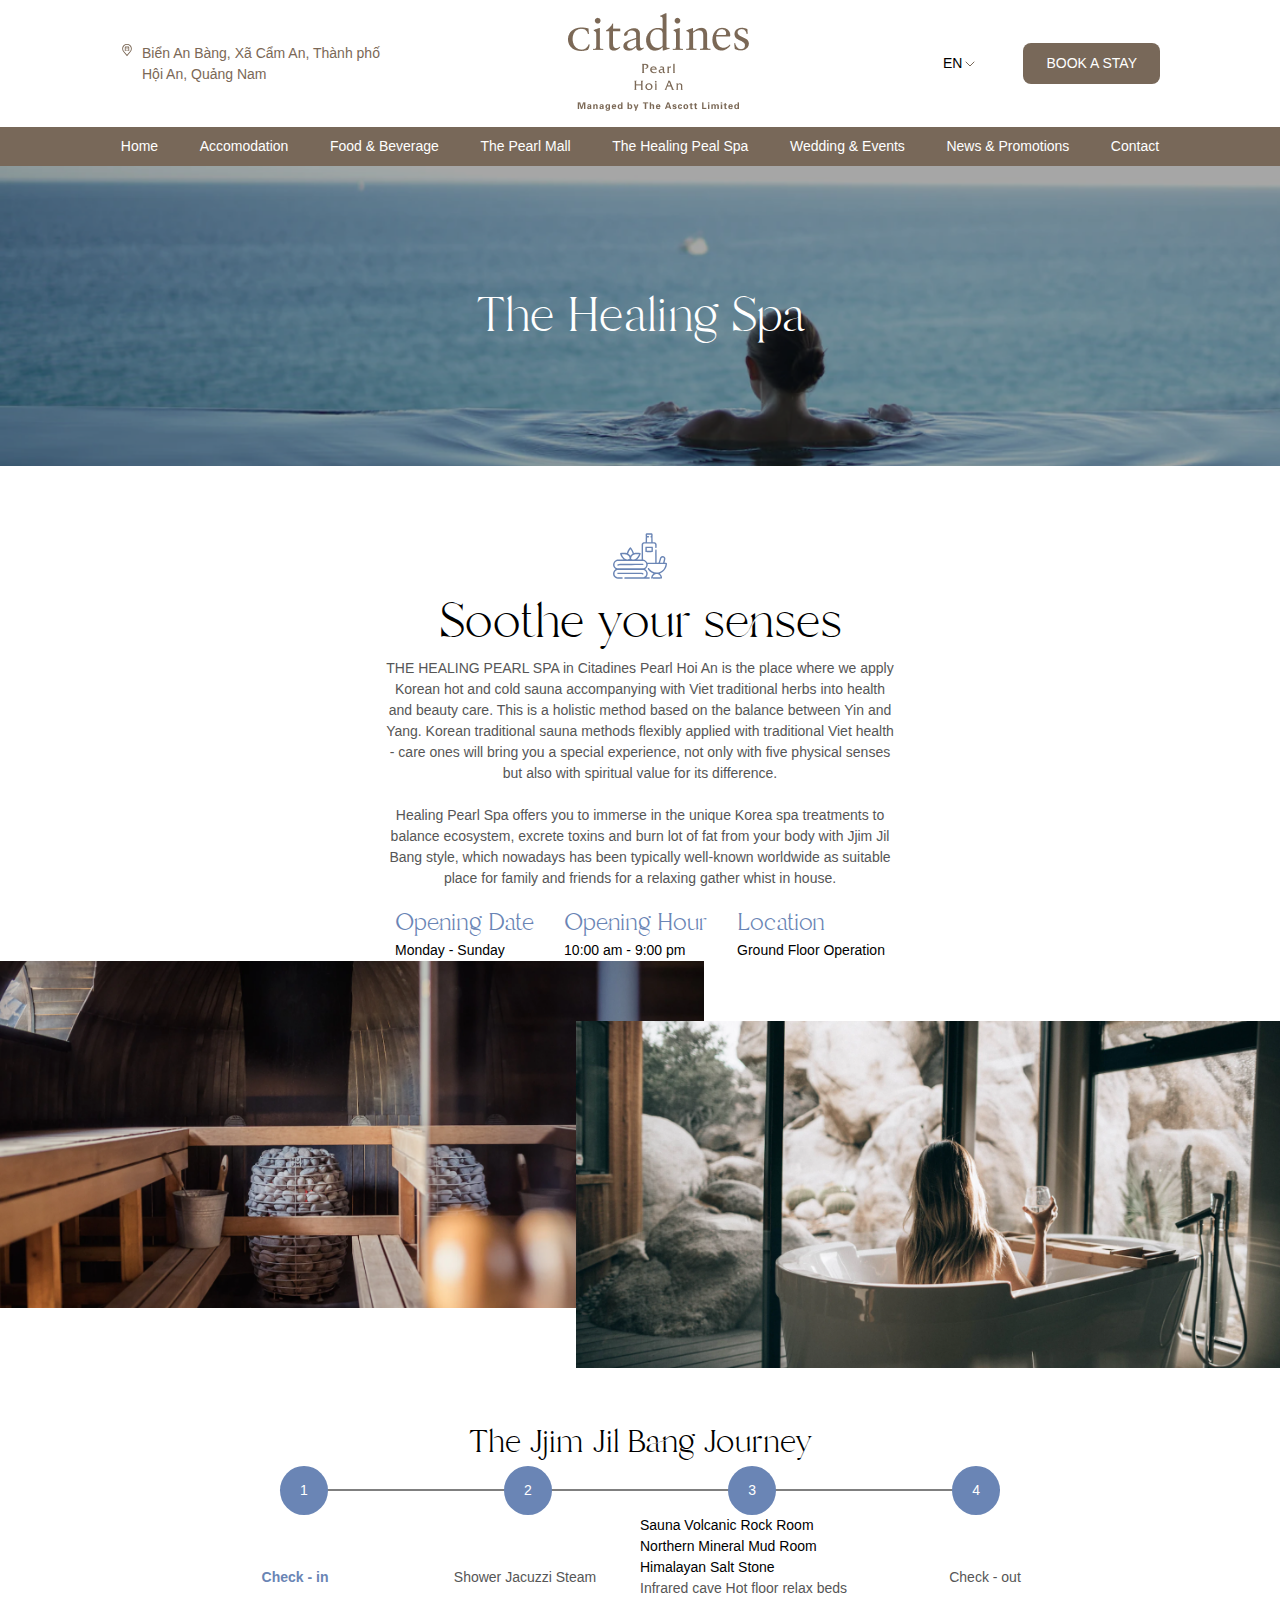
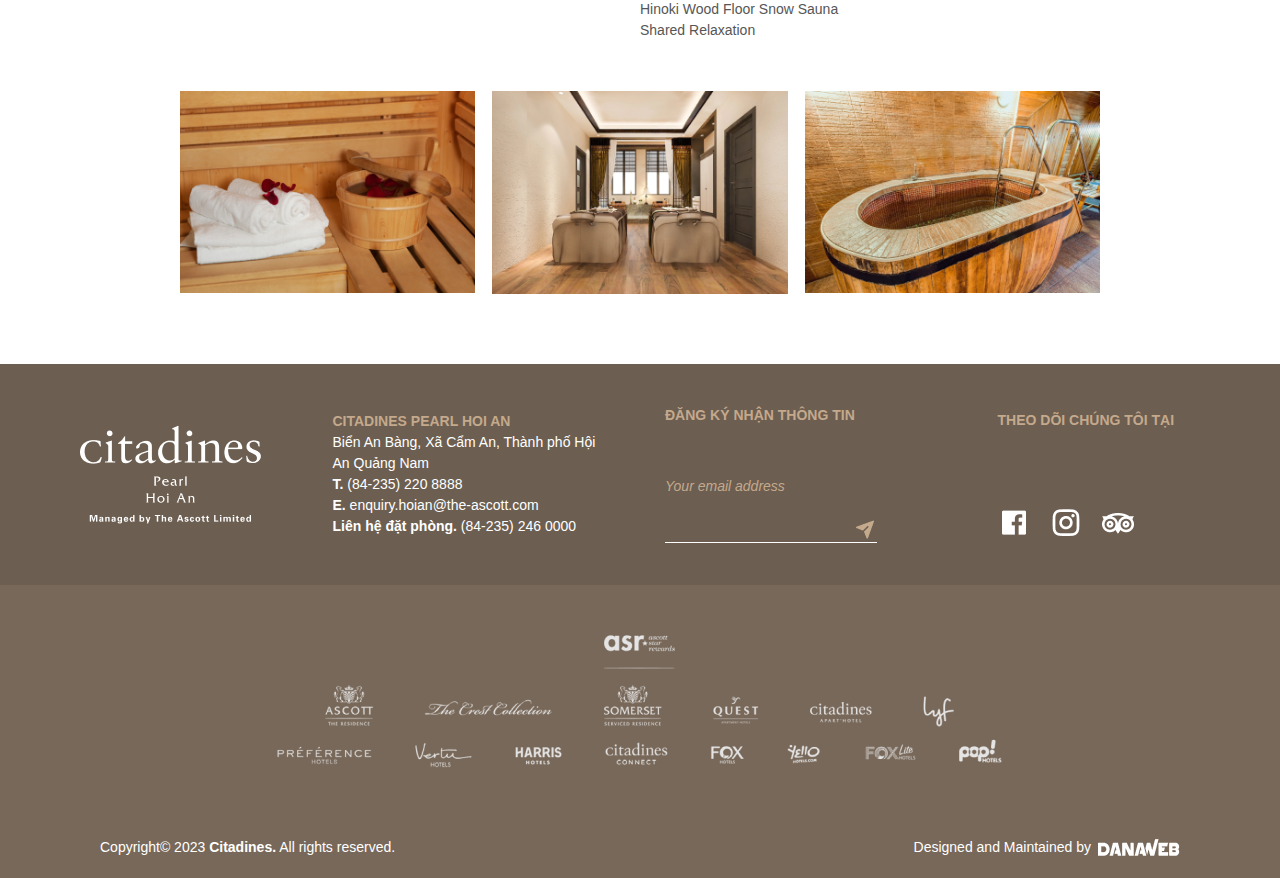
<file: spa.html>
<html lang="en">
  <head>
    <meta charset="UTF-8" />
    <meta name="viewport" content="width=device-width, initial-scale=1.0" />
    <title>Document</title>
    <link rel="stylesheet" href="css/reset.css" />
    <link rel="stylesheet" href="css/style.css" />
    <link rel="stylesheet" href="css/spa.css" />
    <link rel="preconnect" href="https://fonts.googleapis.com" />
    <link rel="preconnect" href="https://fonts.gstatic.com" crossorigin />
    <link
      href="https://fonts.googleapis.com/css2?family=Be+Vietnam+Pro:wght@300;400;500;600;700;800&display=swap"
      rel="stylesheet"
    />
  </head>
  <body>
    <header>
      <div class="top-header">
        <div class="header-location">
          <svg
            xmlns="http://www.w3.org/2000/svg"
            width="14"
            height="14"
            viewBox="0 0 14 14"
            fill="none"
          >
            <path
              d="M7 13.125L3.30926 8.77231C3.25797 8.70695 3.20722 8.64118 3.15701 8.575C2.52656 7.74453 2.18598 6.73016 2.18751 5.6875C2.18751 4.41115 2.69454 3.18707 3.59705 2.28455C4.49957 1.38203 5.72365 0.875 7 0.875C8.27636 0.875 9.50044 1.38203 10.403 2.28455C11.3055 3.18707 11.8125 4.41115 11.8125 5.6875C11.814 6.72969 11.4736 7.7436 10.8434 8.57369L10.843 8.575C10.843 8.575 10.7118 8.74738 10.6921 8.77056L7 13.125ZM3.85526 8.04781C3.85613 8.04781 3.95763 8.18256 3.98082 8.21144L7 11.7723L10.0231 8.20662C10.0424 8.18256 10.1448 8.04694 10.1452 8.0465C10.6602 7.36799 10.9385 6.53933 10.9375 5.6875C10.9375 4.64321 10.5227 3.64169 9.78424 2.90327C9.04581 2.16484 8.04429 1.75 7 1.75C5.95571 1.75 4.9542 2.16484 4.21577 2.90327C3.47735 3.64169 3.06251 4.64321 3.06251 5.6875C3.06159 6.53986 3.33978 7.36899 3.85526 8.04781Z"
              fill="#7B6856"
            />
            <path
              d="M9.1875 7.875H8.3125V4.375H5.6875V7.875H4.8125V4.375C4.81273 4.14301 4.90499 3.92058 5.06904 3.75654C5.23308 3.59249 5.45551 3.50023 5.6875 3.5H8.3125C8.54449 3.50023 8.76692 3.59249 8.93096 3.75654C9.09501 3.92058 9.18727 4.14301 9.1875 4.375V7.875Z"
              fill="#7B6856"
            />
            <path
              d="M6.5625 7H7.4375V7.875H6.5625V7ZM6.5625 5.25H7.4375V6.125H6.5625V5.25Z"
              fill="#7B6856"
            />
          </svg>
          <p>Biển An Bàng, Xã Cẩm An, Thành phố <br />Hội An, Quảng Nam</p>
        </div>
        <div class="header-logo"><img src="img/logo.png" alt="" /></div>
        <div class="top-header-right">
          <span>EN <img src="img/icon/arrow-down.svg" alt="" /></span>
          <button id="button-border">BOOK A STAY</button>
        </div>
      </div>
      <div class="header-bottom">
        <ul class="list-header">
          <li class="list-item"><a href="index.html">Home</a></li>
          <li class="list-item">
            <a href="accomodation.html">Accomodation</a>
          </li>
          <li class="list-item"><a href="food.html">Food & Beverage</a></li>
          <li class="list-item"><a href="facility.html">The Pearl Mall</a></li>
          <li class="list-item"><a href="spa.html">The Healing Peal Spa</a></li>
          <li class="list-item"><a href="">Wedding & Events</a></li>
          <li class="list-item">
            <a href="promotion.html">News & Promotions</a>
          </li>
          <li class="list-item"><a href="contact.html">Contact</a></li>
        </ul>
      </div>

      <!-- header moblie -->
    </header>
    <div class="header-mb">
      <button
        style="border: none; background-color: transparent"
        href=""
        id="toggleButton"
      >
        <svg
          xmlns="http://www.w3.org/2000/svg"
          width="28"
          height="17"
          viewBox="0 0 28 17"
          fill="none"
        >
          <rect width="28" height="2" fill="#6A85B5" />
          <rect y="7.12915" width="22" height="2" fill="#6A85B5" />
          <rect y="14.2583" width="28" height="2" fill="#6A85B5" />
        </svg>
      </button>

      <svg
        xmlns="http://www.w3.org/2000/svg"
        width="115"
        height="24"
        viewBox="0 0 115 24"
        fill="none"
      >
        <path
          d="M20.6426 4.78672C20.6426 5.77472 19.8411 6.57983 18.8554 6.57983C17.8637 6.57983 17.0614 5.77472 17.0614 4.78672C17.0614 3.79872 17.8637 2.9992 18.8554 2.9992C19.8411 2.9992 20.6426 3.79872 20.6426 4.78672Z"
          fill="#7B6856"
        />
        <path
          d="M71.3476 4.78672C71.3476 5.77472 70.5459 6.57983 69.559 6.57983C68.5676 6.57983 67.7687 5.77472 67.7687 4.78672C67.7687 3.79872 68.5676 2.9992 69.559 2.9992C70.5459 2.9992 71.3476 3.79872 71.3476 4.78672Z"
          fill="#7B6856"
        />
        <path
          d="M20.2822 21.571C20.2822 22.7455 21.0012 22.6686 22.3854 22.6686V23.3059H15.869V22.6686C17.3884 22.6686 17.9032 22.8003 17.9032 21.0228V12.849C17.9032 11.5419 16.3234 11.1355 16.3234 11.1355V10.6532L19.8655 9.42773H20.2822V21.571Z"
          fill="#7B6856"
        />
        <path
          d="M70.9868 21.571C70.9868 22.7455 71.7041 22.6686 73.0848 22.6686V23.3059H66.5703V22.6686C68.0866 22.6686 68.6028 22.8003 68.6028 21.0228V12.849C68.6028 11.5419 67.0245 11.1355 67.0245 11.1355V10.6532L70.5651 9.42773H70.9868V21.571Z"
          fill="#7B6856"
        />
        <path
          d="M33.2166 9.82726V11.4551H28.6219V19.2649C28.5945 21.8237 29.8057 22.117 30.332 22.192C30.8773 22.2753 31.7593 22.2183 32.7484 21.2831L33.1618 21.7457C31.7987 23.1573 30.6429 23.7622 29.1373 23.7622C26.8909 23.7622 26.1277 22.709 26.1803 19.7724V11.4551H24.2384V10.9168C25.4977 10.0199 27.2234 8.7576 28.1899 6.66246H28.6465V9.82726H33.2166Z"
          fill="#7B6856"
        />
        <path
          d="M36.1291 14.4054C35.2057 14.3808 35.7815 13.0614 35.8612 12.9034C36.4672 11.718 39.1901 9.71707 41.4128 9.5957C42.5197 9.53753 43.9137 9.45084 44.9445 10.8281C45.5002 11.5681 45.6682 11.8774 45.6682 13.7163V18.4511C45.6682 21.2772 45.8732 21.8788 46.2633 22.0865C47.2136 22.5838 47.8982 21.7294 47.8982 21.7294L48.2212 22.1716C47.1932 23.2348 46.1297 23.8103 45.2462 23.8103C43.8564 23.8103 43.3278 22.6433 43.3183 21.485C43.3183 21.485 41.073 23.8103 38.8512 23.8103C36.628 23.8103 35.171 22.6685 35.171 20.9372C35.171 18.7338 37.0894 17.8691 39.3708 17.0299C40.1544 16.7416 41.7758 16.1669 43.2848 15.6887V14.1607C43.2848 13.1741 43.3715 12.5935 42.7431 11.8846C42.2635 11.3164 41.0988 10.9389 40.2864 10.9646C39.2083 10.9959 38.0548 11.6531 37.9424 12.4241C37.859 12.9895 37.835 13.4686 37.6705 13.6884C37.5274 13.8752 37.0696 14.4306 36.1291 14.4054ZM43.2893 16.5271C42.6944 16.7282 41.8812 16.9787 40.8725 17.3358C38.5895 18.1415 37.5869 18.9525 37.5869 20.3986C37.5869 21.6718 38.8218 22.4839 40.0092 22.4571C40.7486 22.4361 41.2436 22.3089 43.2848 20.7081L43.2893 16.5271Z"
          fill="#7B6856"
        />
        <path
          d="M60.0887 3.5255C60.1072 2.07775 58.505 2.10404 58.505 2.10404V1.68205L62.1539 -4.3869e-05H62.5572L62.5835 20.2279C62.5835 21.3683 62.3947 22.0627 63.699 22.0722L64.5992 22.0627L64.5958 22.5409L60.8597 23.6841L60.2087 23.672L60.1572 21.618H59.9707C58.3311 23.4178 56.5341 23.7861 55.0265 23.7861C51.6332 23.7861 49.6208 20.6188 49.6208 17.0359C49.6208 12.842 53.3128 9.37801 56.8867 9.37801C57.8971 9.37801 59.1619 9.45464 60.0887 9.94403V3.5255ZM60.1217 12.8941C59.9931 10.7743 58.3901 10.3196 56.6034 10.3378C53.9115 10.3615 52.2152 12.7816 52.2152 16.053C52.2152 19.4035 54.0488 22.2341 57.4765 22.0534C58.5143 21.9978 59.8932 21.1695 60.1217 20.4502V12.8941Z"
          fill="#7B6856"
        />
        <path
          d="M79.4825 20.8645C79.4825 22.7527 79.6192 22.6051 81.6187 22.6051V23.3042H75.0416V22.6389C76.6035 22.6389 77.0263 22.6616 77.0263 21.2826V12.8878C76.9463 11.8327 75.2181 11.3573 75.2181 11.3573V10.8992L79.1063 9.40392H79.4688V11.6512C81.4604 10.3416 82.5678 9.34435 84.8201 9.34435C87.1516 9.34435 88.4265 10.5636 88.4265 14.3232C88.4265 18.7839 88.438 20.5315 88.4265 21.8408C88.422 22.7527 90.5871 22.633 90.5871 22.633L90.5938 23.3062H83.9046V22.5902C84.4907 22.5902 85.441 22.6437 85.7704 22.3131C85.8901 22.1934 85.9494 21.9378 85.9494 21.4501V14.309C85.941 11.2675 84.6935 11.006 83.2594 10.947C81.8553 10.8872 80.5935 11.7714 79.4825 12.3861V20.8645Z"
          fill="#7B6856"
        />
        <path
          d="M103.003 14.6172C102.946 14.764 102.875 14.79 102.8 14.79H94.1634C94.1634 15.1016 93.648 21.1177 98.1132 21.9258C99.9561 22.255 101.848 21.0939 102.838 19.8553L103.248 20.3016C102.207 21.8299 100.056 23.748 97.6067 23.748C93.584 23.748 91.7028 20.5273 91.7719 16.6382C91.8328 13.083 93.9129 9.32706 98.0019 9.32706C102.216 9.32706 103.143 12.7975 103.103 13.9385C103.103 13.9385 103.103 14.3736 103.003 14.6172ZM99.9144 13.8753C100.203 13.8753 100.385 13.5685 100.418 13.3456C100.727 11.3713 99.4222 10.201 97.7938 10.201C96.685 10.201 94.9003 10.6912 94.2079 13.8753H99.9144Z"
          fill="#7B6856"
        />
        <path
          d="M106.216 18.9973C106.618 21.0057 107.84 22.8223 109.898 22.8223C111.243 22.8223 112.371 22.0966 112.435 20.7742C112.454 20.2948 112.508 19.4679 111.612 18.6896C109.489 16.8551 106.053 17.0159 105.8 13.3388C105.661 11.2619 107.438 9.27579 110.525 9.27579C111.674 9.27579 113.108 9.61669 113.997 10.1497L114.193 13.1257H113.479C112.997 10.733 111.674 10.143 110.331 10.143C109.277 10.143 107.792 10.733 107.792 12.1086C107.792 15.7967 114.922 14.8408 114.922 19.3969C114.922 22.0396 112.267 23.666 110.001 23.666C107.357 23.666 105.951 22.6319 105.951 22.6319L105.608 19.1211L106.216 18.9973Z"
          fill="#7B6856"
        />
        <path
          d="M13.3066 13.0416C13.1567 13.2164 12.7688 13.2363 12.617 13.0858C12.2517 11.7267 11.2802 9.93725 8.43312 9.93725C5.69227 9.93725 2.93269 11.8808 2.93269 16.2987C2.93269 20.8939 5.80273 23.1381 8.58469 23.1381C11.3018 23.1381 12.4878 21.3257 13.091 19.9238C13.2867 19.7297 13.6301 19.8145 13.7395 20.0102C13.5879 21.4552 13.0051 22.8786 12.7039 23.2889C12.4444 23.3314 12.1855 23.4178 11.9494 23.4815C11.4749 23.6325 9.98602 24 8.58469 24C6.44873 24 4.61534 23.5693 3.06189 22.5548C1.31575 21.4116 0 19.4498 0 16.6242C0 14.0998 1.12168 12.1364 2.7168 10.9071C4.31248 9.69955 6.49151 9.07425 8.67082 9.07425C9.90016 9.07425 11.3885 9.29126 12.4008 9.54909C12.6611 9.61397 12.813 9.63467 13.0051 9.67829C13.0493 10.1758 13.091 11.4474 13.3066 13.0416Z"
          fill="#7B6856"
        />
        <path
          d="M20.6426 4.78672C20.6426 5.77472 19.8411 6.57983 18.8554 6.57983C17.8637 6.57983 17.0614 5.77472 17.0614 4.78672C17.0614 3.79872 17.8637 2.9992 18.8554 2.9992C19.8411 2.9992 20.6426 3.79872 20.6426 4.78672Z"
          fill="#7B6856"
        />
        <path
          d="M71.3476 4.78672C71.3476 5.77472 70.5459 6.57983 69.559 6.57983C68.5676 6.57983 67.7687 5.77472 67.7687 4.78672C67.7687 3.79872 68.5676 2.9992 69.559 2.9992C70.5459 2.9992 71.3476 3.79872 71.3476 4.78672Z"
          fill="#7B6856"
        />
        <path
          d="M20.2822 21.571C20.2822 22.7455 21.0012 22.6686 22.3854 22.6686V23.3059H15.869V22.6686C17.3884 22.6686 17.9032 22.8003 17.9032 21.0228V12.849C17.9032 11.5419 16.3234 11.1355 16.3234 11.1355V10.6532L19.8655 9.42773H20.2822V21.571Z"
          fill="#7B6856"
        />
        <path
          d="M70.9868 21.571C70.9868 22.7455 71.7041 22.6686 73.0848 22.6686V23.3059H66.5703V22.6686C68.0866 22.6686 68.6028 22.8003 68.6028 21.0228V12.849C68.6028 11.5419 67.0245 11.1355 67.0245 11.1355V10.6532L70.5651 9.42773H70.9868V21.571Z"
          fill="#7B6856"
        />
        <path
          d="M33.2166 9.82726V11.4551H28.6219V19.2649C28.5945 21.8237 29.8057 22.117 30.332 22.192C30.8773 22.2753 31.7593 22.2183 32.7484 21.2831L33.1618 21.7457C31.7987 23.1573 30.6429 23.7622 29.1373 23.7622C26.8909 23.7622 26.1277 22.709 26.1803 19.7724V11.4551H24.2384V10.9168C25.4977 10.0199 27.2234 8.7576 28.1899 6.66246H28.6465V9.82726H33.2166Z"
          fill="#7B6856"
        />
        <path
          d="M36.1291 14.4054C35.2057 14.3808 35.7815 13.0614 35.8612 12.9034C36.4672 11.718 39.1901 9.71707 41.4128 9.5957C42.5197 9.53753 43.9137 9.45084 44.9445 10.8281C45.5002 11.5681 45.6682 11.8774 45.6682 13.7163V18.4511C45.6682 21.2772 45.8732 21.8788 46.2633 22.0865C47.2136 22.5838 47.8982 21.7294 47.8982 21.7294L48.2212 22.1716C47.1932 23.2348 46.1297 23.8103 45.2462 23.8103C43.8564 23.8103 43.3278 22.6433 43.3183 21.485C43.3183 21.485 41.073 23.8103 38.8512 23.8103C36.628 23.8103 35.171 22.6685 35.171 20.9372C35.171 18.7338 37.0894 17.8691 39.3708 17.0299C40.1544 16.7416 41.7758 16.1669 43.2848 15.6887V14.1607C43.2848 13.1741 43.3715 12.5935 42.7431 11.8846C42.2635 11.3164 41.0988 10.9389 40.2864 10.9646C39.2083 10.9959 38.0548 11.6531 37.9424 12.4241C37.859 12.9895 37.835 13.4686 37.6705 13.6884C37.5274 13.8752 37.0696 14.4306 36.1291 14.4054ZM43.2893 16.5271C42.6944 16.7282 41.8812 16.9787 40.8725 17.3358C38.5895 18.1415 37.5869 18.9525 37.5869 20.3986C37.5869 21.6718 38.8218 22.4839 40.0092 22.4571C40.7486 22.4361 41.2436 22.3089 43.2848 20.7081L43.2893 16.5271Z"
          fill="#7B6856"
        />
        <path
          d="M60.0887 3.5255C60.1072 2.07775 58.505 2.10404 58.505 2.10404V1.68205L62.1539 -4.3869e-05H62.5572L62.5835 20.2279C62.5835 21.3683 62.3947 22.0627 63.699 22.0722L64.5992 22.0627L64.5958 22.5409L60.8597 23.6841L60.2087 23.672L60.1572 21.618H59.9707C58.3311 23.4178 56.5341 23.7861 55.0265 23.7861C51.6332 23.7861 49.6208 20.6188 49.6208 17.0359C49.6208 12.842 53.3128 9.37801 56.8867 9.37801C57.8971 9.37801 59.1619 9.45464 60.0887 9.94403V3.5255ZM60.1217 12.8941C59.9931 10.7743 58.3901 10.3196 56.6034 10.3378C53.9115 10.3615 52.2152 12.7816 52.2152 16.053C52.2152 19.4035 54.0488 22.2341 57.4765 22.0534C58.5143 21.9978 59.8932 21.1695 60.1217 20.4502V12.8941Z"
          fill="#7B6856"
        />
        <path
          d="M79.4825 20.8645C79.4825 22.7527 79.6192 22.6051 81.6187 22.6051V23.3042H75.0416V22.6389C76.6035 22.6389 77.0263 22.6616 77.0263 21.2826V12.8878C76.9463 11.8327 75.2181 11.3573 75.2181 11.3573V10.8992L79.1063 9.40392H79.4688V11.6512C81.4604 10.3416 82.5678 9.34435 84.8201 9.34435C87.1516 9.34435 88.4265 10.5636 88.4265 14.3232C88.4265 18.7839 88.438 20.5315 88.4265 21.8408C88.422 22.7527 90.5871 22.633 90.5871 22.633L90.5938 23.3062H83.9046V22.5902C84.4907 22.5902 85.441 22.6437 85.7704 22.3131C85.8901 22.1934 85.9494 21.9378 85.9494 21.4501V14.309C85.941 11.2675 84.6935 11.006 83.2594 10.947C81.8553 10.8872 80.5935 11.7714 79.4825 12.3861V20.8645Z"
          fill="#7B6856"
        />
        <path
          d="M103.003 14.6172C102.946 14.764 102.875 14.79 102.8 14.79H94.1634C94.1634 15.1016 93.648 21.1177 98.1132 21.9258C99.9561 22.255 101.848 21.0939 102.838 19.8553L103.248 20.3016C102.207 21.8299 100.056 23.748 97.6067 23.748C93.584 23.748 91.7028 20.5273 91.7719 16.6382C91.8328 13.083 93.9129 9.32706 98.0019 9.32706C102.216 9.32706 103.143 12.7975 103.103 13.9385C103.103 13.9385 103.103 14.3736 103.003 14.6172ZM99.9144 13.8753C100.203 13.8753 100.385 13.5685 100.418 13.3456C100.727 11.3713 99.4222 10.201 97.7938 10.201C96.685 10.201 94.9003 10.6912 94.2079 13.8753H99.9144Z"
          fill="#7B6856"
        />
        <path
          d="M106.216 18.9973C106.618 21.0057 107.84 22.8223 109.898 22.8223C111.243 22.8223 112.371 22.0966 112.435 20.7742C112.454 20.2948 112.508 19.4679 111.612 18.6896C109.489 16.8551 106.053 17.0159 105.8 13.3388C105.661 11.2619 107.438 9.27579 110.525 9.27579C111.674 9.27579 113.108 9.61669 113.997 10.1497L114.193 13.1257H113.479C112.997 10.733 111.674 10.143 110.331 10.143C109.277 10.143 107.792 10.733 107.792 12.1086C107.792 15.7967 114.922 14.8408 114.922 19.3969C114.922 22.0396 112.267 23.666 110.001 23.666C107.357 23.666 105.951 22.6319 105.951 22.6319L105.608 19.1211L106.216 18.9973Z"
          fill="#7B6856"
        />
        <path
          d="M13.3066 13.0416C13.1567 13.2164 12.7688 13.2363 12.617 13.0858C12.2517 11.7267 11.2802 9.93725 8.43312 9.93725C5.69227 9.93725 2.93269 11.8808 2.93269 16.2987C2.93269 20.8939 5.80273 23.1381 8.58469 23.1381C11.3018 23.1381 12.4878 21.3257 13.091 19.9238C13.2867 19.7297 13.6301 19.8145 13.7395 20.0102C13.5879 21.4552 13.0051 22.8786 12.7039 23.2889C12.4444 23.3314 12.1855 23.4178 11.9494 23.4815C11.4749 23.6325 9.98602 24 8.58469 24C6.44873 24 4.61534 23.5693 3.06189 22.5548C1.31575 21.4116 0 19.4498 0 16.6242C0 14.0998 1.12168 12.1364 2.7168 10.9071C4.31248 9.69955 6.49151 9.07425 8.67082 9.07425C9.90016 9.07425 11.3885 9.29126 12.4008 9.54909C12.6611 9.61397 12.813 9.63467 13.0051 9.67829C13.0493 10.1758 13.091 11.4474 13.3066 13.0416Z"
          fill="#7B6856"
        />
      </svg>
      <div class="language">
        <span>EN</span>
        <svg
          xmlns="http://www.w3.org/2000/svg"
          width="16"
          height="16"
          viewBox="0 0 16 16"
          fill="none"
        >
          <path
            d="M4 6L8 10L12 6"
            stroke="#6A85B5"
            stroke-linecap="round"
            stroke-linejoin="round"
          />
        </svg>
      </div>
    </div>
    <div id="navbar" class="navbar">
      <a href="index.html"><li>Home</li></a>
      <a href="accomodation.html"><li>Accomodation</li></a>
      <a href="food.html"><li>Food & Beverage</li></a>
      <a href="facility.html"><li>The Pearl Mall</li></a>
      <a href="spa.html"><li>The Healing Peal Spa</li></a>
      <a href="promotion.html"><li>Wedding & Events</li></a>
      <a href="promotion.html"><li>News & Promotions</li></a>
      <a href="contact.html"><li>Contact</li></a>
    </div>
    <div class="container">
      <div class="banner">
        <h2>The Healing Spa</h2>
      </div>
      <div class="introduction">
        <svg
          xmlns="http://www.w3.org/2000/svg"
          width="60"
          height="60"
          viewBox="0 0 60 60"
          fill="none"
        >
          <path
            d="M36.1992 7.44139C35.7188 7.6992 35.6016 8.14452 35.6719 9.3867C35.707 9.99608 35.7305 10.6172 35.7305 10.7812C35.7305 10.9453 35.6953 12.2226 35.6719 13.6172L35.6133 16.1719H34.6875C33.2578 16.1719 32.4375 16.6055 31.9336 17.6133L31.6406 18.2109V25.8633V33.5156H29.3906H27.1523L27.7969 32.8476C28.6055 31.9922 29.2852 30.9844 29.9297 29.6836C30.8672 27.7851 30.9141 27.1875 30.1406 26.9531C29.9062 26.8711 28.8516 26.789 27.7969 26.7539C26.0625 26.6953 25.3711 26.7422 24.1875 27.0234C23.9766 27.082 23.9062 26.9765 23.6133 26.168C23.2031 24.9961 22.8516 24.3047 22.0781 23.1445C21.2578 21.914 20.7188 21.3281 20.3906 21.3281C19.7109 21.3281 17.7891 24.2344 17.1094 26.2851C16.8867 26.9883 16.8164 27.082 16.5938 27.0351C15.4102 26.7422 14.7188 26.6953 12.9844 26.7539C10.7695 26.8242 10.2305 26.9414 10.125 27.375C9.90234 28.2305 11.5078 31.2773 12.9844 32.8359L13.6289 33.5156H10.6523C7.44141 33.5156 6.86719 33.5859 5.74219 34.1601C4.17188 34.957 3.04688 36.8789 3.04688 38.7656C3.04688 40.2539 3.9375 41.9297 5.21484 42.8672L5.56641 43.125L5.21484 43.3828C2.63672 45.2695 2.33203 48.9609 4.57031 51.2109C5.82422 52.4531 6.82031 52.7344 9.98438 52.7344C12.1523 52.7344 12.3164 52.7226 12.5391 52.5C12.8203 52.2187 12.832 51.9258 12.6094 51.6094C12.457 51.3984 12.2461 51.3867 9.82031 51.3281L7.20703 51.2695L6.46875 50.8711C5.64844 50.4258 5.28516 50.0508 4.82812 49.1719C4.57031 48.6562 4.52344 48.4336 4.52344 47.5781C4.52344 46.7695 4.57031 46.4765 4.80469 45.9961C5.16797 45.2578 5.87109 44.543 6.62109 44.1797L7.20703 43.8867H20.3906H33.5742L34.1719 44.2031C35.0625 44.6719 35.4258 45.0234 35.8711 45.8437C36.2344 46.5234 36.2695 46.664 36.2578 47.5781C36.2578 48.4219 36.2109 48.668 35.9531 49.1719C35.4961 50.0508 35.1328 50.4258 34.3125 50.8711L33.5742 51.2695L24.0469 51.3281C14.7773 51.3867 14.5078 51.3984 14.3438 51.6094C14.1211 51.9258 14.1328 52.2187 14.4141 52.5C14.6484 52.7344 14.8008 52.7344 27.0117 52.7344C39.2227 52.7344 39.375 52.7344 39.6094 52.5C39.7383 52.3711 39.8438 52.1601 39.8438 52.0312C39.8438 51.9023 39.7383 51.6914 39.6094 51.5625C39.3984 51.3515 39.2227 51.3281 37.7812 51.3281H36.1992L36.668 50.6719C37.5586 49.4297 37.9219 47.8242 37.6172 46.5117C37.3477 45.3281 36.5391 44.0976 35.5664 43.3828L35.2148 43.125L35.5664 42.8672C36.8789 41.9062 37.7344 40.2305 37.7344 38.6133V38.0859H46.6523H55.5703L55.4883 38.6953C55.0312 42 52.9336 44.7187 49.8984 45.9375C47.4492 46.9101 44.4258 46.6758 42.1523 45.3398C41.2266 44.789 40.0312 43.6992 39.4102 42.8437C38.8828 42.1289 38.8242 42.0703 38.4141 42.0703C38.1914 42.0703 38.0273 42.164 37.8867 42.375C37.6992 42.668 37.6992 42.7031 37.9688 43.207C38.3438 43.9101 39.7031 45.3633 40.5938 45.9961C41.3086 46.5 42.7383 47.25 43.2656 47.3789C43.5 47.4492 43.4766 47.5078 42.8086 48.1875C42.4219 48.5976 41.9531 49.2187 41.7773 49.5586C41.4258 50.2617 41.0859 51.7148 41.1797 52.1015C41.3438 52.7461 41.2031 52.7344 46.6406 52.7344C52.0781 52.7344 51.9375 52.7461 52.1016 52.1015C52.207 51.6797 51.832 50.2031 51.4453 49.4765C51.2461 49.0898 50.8008 48.5039 50.4492 48.164L49.8164 47.5312L50.8828 47.0273C53.2617 45.9023 54.9961 44.1562 56.0391 41.8711C56.6602 40.5 57.1172 38.0625 56.918 37.2422C56.8125 36.8437 56.3789 36.6797 55.3828 36.6797H54.5156L54.9727 34.957C55.2188 33.9961 55.4297 33.0469 55.4297 32.8242C55.4297 32.1914 55.1836 31.5586 54.75 31.0547C53.543 29.6367 51.5625 29.6953 50.3789 31.1719C50.1211 31.4883 49.8867 32.1562 49.3711 34.1015L48.6797 36.6211L47.6602 36.6562L46.6406 36.6914V30.2578C46.6406 24.1758 46.6289 23.8125 46.4297 23.6367C46.1484 23.3789 45.668 23.3906 45.4336 23.6484C45.2578 23.8476 45.2344 24.4805 45.2344 30.2695V36.6797H41.2734H37.3242L37.0312 36.1289C36.457 35.0508 34.9805 33.914 33.8672 33.6914C32.9531 33.5156 33.0469 34.3711 33.0469 26.0039C33.0469 17.8594 33.0352 18.0117 33.6914 17.7187C34.1719 17.4961 44.2031 17.5195 44.6367 17.7422C45.1406 18 45.2344 18.375 45.2344 20.0156C45.2344 20.8359 45.2812 21.5625 45.3281 21.6328C45.375 21.7031 45.5273 21.8203 45.6797 21.9023C45.9492 22.043 46.3594 21.914 46.5469 21.6328C46.5938 21.5625 46.6406 20.7539 46.6406 19.8515C46.6406 18.2578 46.6289 18.164 46.3125 17.5664C46.0781 17.1094 45.832 16.8398 45.4102 16.582C44.9062 16.2656 44.7188 16.2305 43.7578 16.1953L42.668 16.1484L42.6094 13.6172C42.5859 12.2109 42.5508 10.9453 42.5508 10.7812C42.5508 10.6172 42.5742 9.99608 42.6094 9.3867C42.6797 8.1328 42.5625 7.6992 42.0586 7.44139C41.5898 7.1953 36.6445 7.1953 36.1992 7.44139ZM41.25 9.31639C41.25 9.93748 41.2383 9.96092 40.8516 10.125C40.418 10.3008 40.2539 10.6289 40.3711 11.0273C40.418 11.1562 40.6289 11.3437 40.8516 11.4375L41.25 11.6015V13.8867V16.1719H39.1406H37.0312L37.0547 13.8515L37.0898 11.543L37.9453 11.4844C38.8359 11.4258 39.1406 11.2383 39.1406 10.7812C39.1406 10.3242 38.8359 10.1367 37.9453 10.0781L37.0898 10.0195L37.0547 9.33983L37.0195 8.67186H39.1406H41.25V9.31639ZM21 24.0586C21.6328 25.0312 22.1719 26.1562 22.4297 27.0351L22.6055 27.6445L22.2188 27.8789C21.8086 28.1367 20.7656 29.1914 20.5312 29.5898C20.3906 29.8242 20.3906 29.8242 20.25 29.5898C20.0039 29.1797 19.0547 28.2187 18.6094 27.9375L18.1758 27.6562L18.3516 27.0469C18.457 26.707 18.6914 26.0859 18.8789 25.664C19.2188 24.914 20.2734 23.2031 20.3906 23.2031C20.4258 23.2031 20.6953 23.5898 21 24.0586ZM16.3008 28.3945C17.6602 28.8398 18.6914 29.6484 19.1953 30.6445C19.4648 31.1836 19.7461 32.4844 19.6523 32.7422C19.5703 32.9531 18.4805 33.3633 17.7305 33.4687C16.9805 33.5625 15.832 33.2695 15.1055 32.8008C14.4727 32.4023 13.582 31.4765 13.0195 30.668C12.4805 29.8711 11.7188 28.3476 11.8008 28.207C11.9062 28.0312 15.668 28.1836 16.3008 28.3945ZM29.0625 28.2187C29.0625 28.2656 28.8516 28.7109 28.6055 29.2148C26.7656 32.789 24.4688 34.1367 21.832 33.1523C21.4805 33.0117 21.1641 32.8359 21.1289 32.7422C21.0938 32.6484 21.1289 32.2383 21.2109 31.8398C21.5977 29.8476 22.8867 28.7226 25.3711 28.1953C25.8047 28.1133 29.0625 28.125 29.0625 28.2187ZM53.5664 31.8281C54.1172 32.3555 54.1172 32.7305 53.5547 34.8164L53.0508 36.6797H51.6094C50.8125 36.6797 50.1562 36.6562 50.1562 36.6328C50.1562 36.375 51.375 32.1445 51.4805 32.0039C52.0312 31.3359 52.9688 31.2539 53.5664 31.8281ZM34.1719 35.2969C35.0625 35.7656 35.4258 36.1172 35.8711 36.9375C36.2344 37.6172 36.2695 37.7578 36.2695 38.6719C36.2695 39.5859 36.2344 39.7265 35.8711 40.4062C35.4258 41.2265 35.0625 41.5781 34.1719 42.0469L33.5742 42.3633H20.3906H7.20703L6.60938 42.0469C5.71875 41.5781 5.35547 41.2265 4.91016 40.4062C4.54688 39.7265 4.51172 39.5859 4.52344 38.6719C4.52344 37.8633 4.58203 37.5703 4.80469 37.0898C5.29688 36.082 6.26953 35.2851 7.32422 35.0273C7.52344 34.9805 13.5 34.957 20.625 34.957L33.5742 34.9805L34.1719 35.2969ZM48.2812 48.3515C49.1367 48.7383 49.875 49.4648 50.2852 50.332C50.4727 50.7187 50.625 51.1055 50.625 51.1758C50.625 51.293 49.7461 51.3281 46.6406 51.3281C43.5352 51.3281 42.6562 51.293 42.6562 51.1758C42.6562 50.8359 43.2891 49.7109 43.7461 49.2422C44.9531 47.9883 46.7109 47.6484 48.2812 48.3515Z"
            fill="#6A85B5"
          />
          <path
            d="M9.01172 37.9569C7.60547 38.2616 7.26562 38.4491 7.26562 38.9648C7.26562 39.2577 7.33594 39.4218 7.54687 39.5507C7.80469 39.7148 7.88672 39.7148 8.68359 39.4687L9.55078 39.1991L21.3633 39.1405C32.8945 39.0819 33.1875 39.0819 33.3516 38.8593C33.5742 38.5429 33.5625 38.1562 33.3047 37.9335C33.1055 37.746 32.1328 37.7343 21.5508 37.746C10.8984 37.746 9.9375 37.7694 9.01172 37.9569Z"
            fill="#6A85B5"
          />
          <path
            d="M35.5898 20.8359C35.4141 21.0234 35.3906 21.375 35.3906 23.3906C35.3906 24.668 35.4375 25.7812 35.4844 25.8516C35.7188 26.2031 36.1289 26.25 39.1406 26.25C42.1523 26.25 42.5625 26.2031 42.7969 25.8516C42.8438 25.7812 42.8906 24.668 42.8906 23.3672C42.8906 21.2344 42.8672 21 42.6797 20.8242C42.4922 20.6484 42.0703 20.625 39.1172 20.625C36.0352 20.625 35.7656 20.6367 35.5898 20.8359ZM41.4844 23.4375V24.8438H39.1406H36.7969V23.4375V22.0312H39.1406H41.4844V23.4375Z"
            fill="#6A85B5"
          />
          <path
            d="M7.46528 46.8515C7.21919 47.121 7.20747 47.4609 7.43013 47.7655C7.59419 47.9882 7.88716 47.9882 19.4184 48.0468L31.2309 48.1054L32.0981 48.3749C32.895 48.621 32.977 48.621 33.2348 48.4569C33.5161 48.2694 33.6098 47.789 33.4223 47.496C33.2817 47.2734 32.5903 47.0273 31.5356 46.828C30.6918 46.664 29.0629 46.6405 19.102 46.6405C8.15669 46.6405 7.64106 46.6523 7.46528 46.8515Z"
            fill="#6A85B5"
          />
        </svg>
        <h2>Soothe your senses</h2>
        <p>
          THE HEALING PEARL SPA in Citadines Pearl Hoi An is the place where we
          apply Korean hot and cold sauna accompanying with Viet traditional
          herbs into health and beauty care. This is a holistic method based on
          the balance between Yin and Yang. Korean traditional sauna methods
          flexibly applied with traditional Viet health - care ones will bring
          you a special experience, not only with five physical senses but also
          with spiritual value for its difference. <br />
          <br />
          Healing Pearl Spa offers you to immerse in the unique Korea spa
          treatments to balance ecosystem, excrete toxins and burn lot of fat
          from your body with Jjim Jil Bang style, which nowadays has been
          typically well-known worldwide as suitable place for family and
          friends for a relaxing gather whist in house.
        </p>
        <div class="introduction-time">
          <div class="time-item">
            <h4>Opening Date</h4>
            <span>Monday - Sunday</span>
          </div>
          <div class="time-item">
            <h4>Opening Hour</h4>
            <span> 10:00 am - 9:00 pm </span>
          </div>
          <div class="time-item">
            <h4>Location</h4>
            <span>Ground Floor Operation</span>
          </div>
        </div>
      </div>
      <div class="spa-img">
        <div class="img1"><img src="img/spa-img1.png" alt="" /></div>
        <div class="img2"><img src="img/spa-img2.png" alt="" /></div>
      </div>
      <div class="bang-journey wrapper">
        <div class="journey-title"><h3>The Jjim Jil Bang Journey</h3></div>
        <div class="road">
          <span>1</span> <span>2</span><span>3</span><span>4</span>
        </div>
        <div class="road-text">
          <span>Check - in</span><span>Shower Jacuzzi Steam</span>
          <p>
            Sauna Volcanic Rock Room Northern Mineral Mud Room Himalayan Salt
            Stone
            <span class="hidden-text-1">...</span>
            <span class="hidden-text">
              Infrared cave Hot floor relax beds Hinoki Wood Floor Snow Sauna
              Shared Relaxation
            </span>
          </p>

          <span>Check - out</span>
        </div>
      </div>
      <div class="spa-img-bottom wrapper">
        <img src="img/spa-bottom1.png" alt="" />
        <img src="img/spa-bottom2.png" alt="" />
        <img src="img/spa-bottom3.png" alt="" />
      </div>
    </div>
    <footer>
      <div class="footer-top">
        <div class="logo-footer"><img src="img/logo-footer.png" alt="" /></div>
        <ul class="footer-info">
          <li class="footer-title">Citadines Pearl Hoi An</li>
          <li>Biển An Bàng, Xã Cẩm An, Thành phố Hội An Quảng Nam</li>
          <li><b>T.</b> (84-235) 220 8888</li>
          <li><b>E.</b> enquiry.hoian@the-ascott.com  </li>
          <li><b>Liên hệ đặt phòng. </b>(84-235) 246 0000</li>
        </ul>
        <div class="footer-register">
          <div class="footer-title">Đăng ký nhận thông tin</div>
          <em style="color: #c4a98d">Your email address</em>
          <img
            style="margin-left: auto; margin-top: 20px"
            src="img/icon/send.png"
            alt=""
          />
          <div style="border-top: solid 1px white"></div>
        </div>
        <div class="footer-social">
          <span class="footer-title">Theo dõi chúng tôi tại</span>
          <div class="social-icon">
            <img src="img/icon/fb.png" alt="" />
            <img src="img/icon/ig.png" alt="" />
            <img src="img/icon/trip.png" alt="" />
          </div>
        </div>
      </div>

      <div class="footer-bottom">
        <div class="img-brand"><img src="img/footer-brand.png" alt="" /></div>
        <div class="footer-copyright">
          <span>Copyright© 2023 <b>Citadines.</b> All rights reserved.</span>
          <div style="display: flex; align-items: center; gap: 7px">
            Designed and Maintained by <img src="img/danaweb.png" alt="" />
          </div>
        </div>
      </div>
    </footer>
  </body>
</html>
<script>
  const toggleButton = document.getElementById("toggleButton");
  const navbar = document.getElementById("navbar");

  toggleButton.addEventListener("click", () => {
    navbar.classList.toggle("active");
  });
</script>
</file>
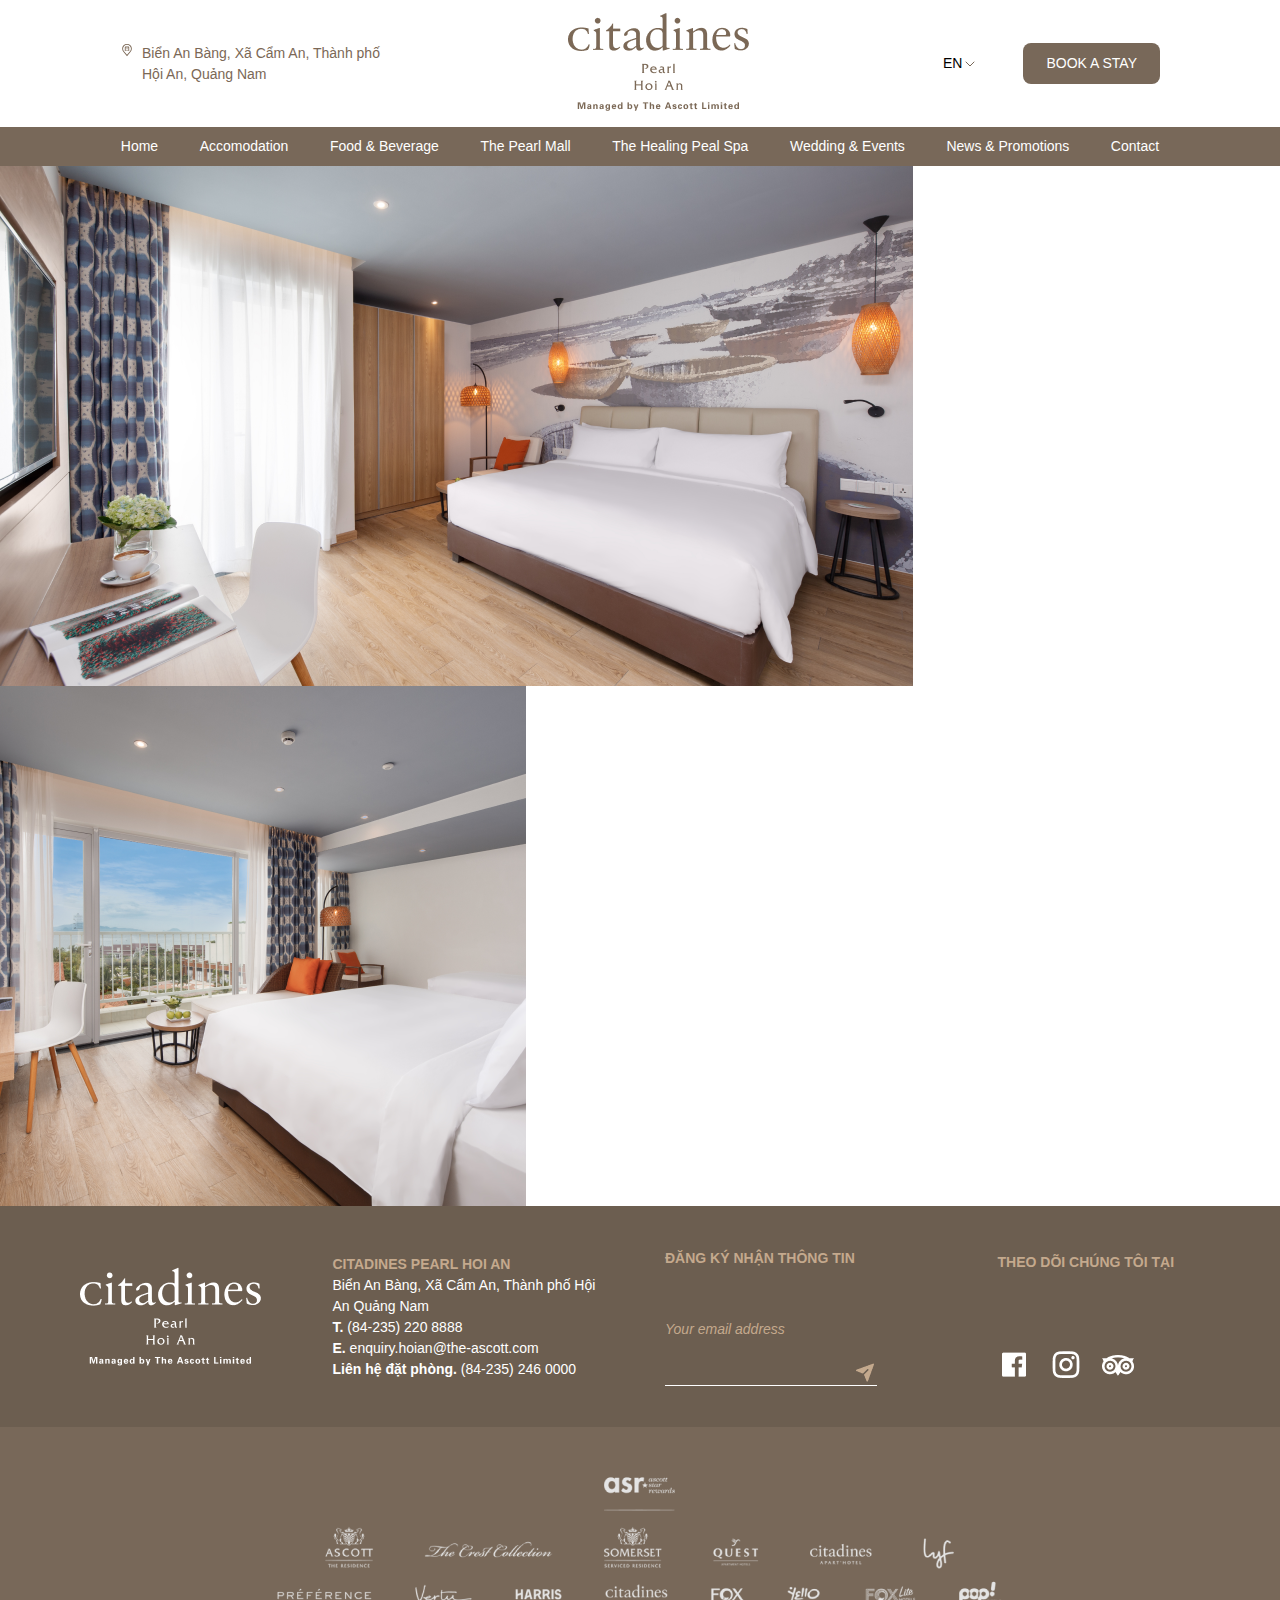
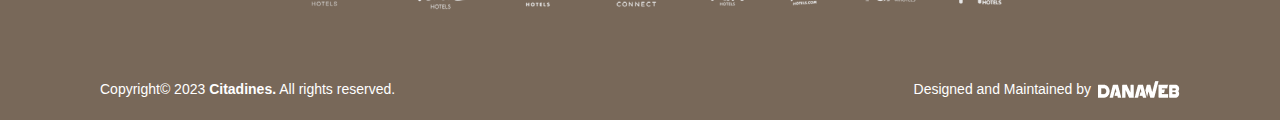
<file: template.html>
<html lang="en">
  <head>
    <meta charset="UTF-8" />
    <meta name="viewport" content="width=device-width, initial-scale=1.0" />
    <title>Document</title>
    <link rel="stylesheet" href="css/reset.css" />
    <link rel="stylesheet" href="css/style.css" />
    <link rel="stylesheet" href="css/index.css" />
    <link rel="preconnect" href="https://fonts.googleapis.com" />
    <link rel="preconnect" href="https://fonts.gstatic.com" crossorigin />
    <link
      href="https://fonts.googleapis.com/css2?family=Be+Vietnam+Pro:wght@300;400;500;600;700;800&display=swap"
      rel="stylesheet"
    />
  </head>
  <body>
    <header>
      <div class="top-header">
        <div class="header-location">
          <svg
            xmlns="http://www.w3.org/2000/svg"
            width="14"
            height="14"
            viewBox="0 0 14 14"
            fill="none"
          >
            <path
              d="M7 13.125L3.30926 8.77231C3.25797 8.70695 3.20722 8.64118 3.15701 8.575C2.52656 7.74453 2.18598 6.73016 2.18751 5.6875C2.18751 4.41115 2.69454 3.18707 3.59705 2.28455C4.49957 1.38203 5.72365 0.875 7 0.875C8.27636 0.875 9.50044 1.38203 10.403 2.28455C11.3055 3.18707 11.8125 4.41115 11.8125 5.6875C11.814 6.72969 11.4736 7.7436 10.8434 8.57369L10.843 8.575C10.843 8.575 10.7118 8.74738 10.6921 8.77056L7 13.125ZM3.85526 8.04781C3.85613 8.04781 3.95763 8.18256 3.98082 8.21144L7 11.7723L10.0231 8.20662C10.0424 8.18256 10.1448 8.04694 10.1452 8.0465C10.6602 7.36799 10.9385 6.53933 10.9375 5.6875C10.9375 4.64321 10.5227 3.64169 9.78424 2.90327C9.04581 2.16484 8.04429 1.75 7 1.75C5.95571 1.75 4.9542 2.16484 4.21577 2.90327C3.47735 3.64169 3.06251 4.64321 3.06251 5.6875C3.06159 6.53986 3.33978 7.36899 3.85526 8.04781Z"
              fill="#7B6856"
            />
            <path
              d="M9.1875 7.875H8.3125V4.375H5.6875V7.875H4.8125V4.375C4.81273 4.14301 4.90499 3.92058 5.06904 3.75654C5.23308 3.59249 5.45551 3.50023 5.6875 3.5H8.3125C8.54449 3.50023 8.76692 3.59249 8.93096 3.75654C9.09501 3.92058 9.18727 4.14301 9.1875 4.375V7.875Z"
              fill="#7B6856"
            />
            <path
              d="M6.5625 7H7.4375V7.875H6.5625V7ZM6.5625 5.25H7.4375V6.125H6.5625V5.25Z"
              fill="#7B6856"
            />
          </svg>
          <p>Biển An Bàng, Xã Cẩm An, Thành phố <br />Hội An, Quảng Nam</p>
        </div>
        <div class="header-logo"><img src="img/logo.png" alt="" /></div>
        <div class="top-header-right">
          <span>EN <img src="img/icon/arrow-down.svg" alt="" /></span>
          <button id="button-border">BOOK A STAY</button>
        </div>
      </div>
      <div class="header-bottom">
        <ul class="list-header">
          <li class="list-item"><a href="index.html">Home</a></li>
          <li class="list-item">
            <a href="accomodation.html">Accomodation</a>
          </li>
          <li class="list-item"><a href="food.html">Food & Beverage</a></li>
          <li class="list-item"><a href="facility.html">The Pearl Mall</a></li>
          <li class="list-item"><a href="spa.html">The Healing Peal Spa</a></li>
          <li class="list-item"><a href="">Wedding & Events</a></li>
          <li class="list-item">
            <a href="promotion.html">News & Promotions</a>
          </li>
          <li class="list-item"><a href="contact.html">Contact</a></li>
        </ul>
      </div>

      <!-- header moblie -->
    </header>
    <div class="header-mb">
      <button
        style="border: none; background-color: transparent"
        href=""
        id="toggleButton"
      >
        <svg
          xmlns="http://www.w3.org/2000/svg"
          width="28"
          height="17"
          viewBox="0 0 28 17"
          fill="none"
        >
          <rect width="28" height="2" fill="#6A85B5" />
          <rect y="7.12915" width="22" height="2" fill="#6A85B5" />
          <rect y="14.2583" width="28" height="2" fill="#6A85B5" />
        </svg>
      </button>

      <svg
        xmlns="http://www.w3.org/2000/svg"
        width="115"
        height="24"
        viewBox="0 0 115 24"
        fill="none"
      >
        <path
          d="M20.6426 4.78672C20.6426 5.77472 19.8411 6.57983 18.8554 6.57983C17.8637 6.57983 17.0614 5.77472 17.0614 4.78672C17.0614 3.79872 17.8637 2.9992 18.8554 2.9992C19.8411 2.9992 20.6426 3.79872 20.6426 4.78672Z"
          fill="#7B6856"
        />
        <path
          d="M71.3476 4.78672C71.3476 5.77472 70.5459 6.57983 69.559 6.57983C68.5676 6.57983 67.7687 5.77472 67.7687 4.78672C67.7687 3.79872 68.5676 2.9992 69.559 2.9992C70.5459 2.9992 71.3476 3.79872 71.3476 4.78672Z"
          fill="#7B6856"
        />
        <path
          d="M20.2822 21.571C20.2822 22.7455 21.0012 22.6686 22.3854 22.6686V23.3059H15.869V22.6686C17.3884 22.6686 17.9032 22.8003 17.9032 21.0228V12.849C17.9032 11.5419 16.3234 11.1355 16.3234 11.1355V10.6532L19.8655 9.42773H20.2822V21.571Z"
          fill="#7B6856"
        />
        <path
          d="M70.9868 21.571C70.9868 22.7455 71.7041 22.6686 73.0848 22.6686V23.3059H66.5703V22.6686C68.0866 22.6686 68.6028 22.8003 68.6028 21.0228V12.849C68.6028 11.5419 67.0245 11.1355 67.0245 11.1355V10.6532L70.5651 9.42773H70.9868V21.571Z"
          fill="#7B6856"
        />
        <path
          d="M33.2166 9.82726V11.4551H28.6219V19.2649C28.5945 21.8237 29.8057 22.117 30.332 22.192C30.8773 22.2753 31.7593 22.2183 32.7484 21.2831L33.1618 21.7457C31.7987 23.1573 30.6429 23.7622 29.1373 23.7622C26.8909 23.7622 26.1277 22.709 26.1803 19.7724V11.4551H24.2384V10.9168C25.4977 10.0199 27.2234 8.7576 28.1899 6.66246H28.6465V9.82726H33.2166Z"
          fill="#7B6856"
        />
        <path
          d="M36.1291 14.4054C35.2057 14.3808 35.7815 13.0614 35.8612 12.9034C36.4672 11.718 39.1901 9.71707 41.4128 9.5957C42.5197 9.53753 43.9137 9.45084 44.9445 10.8281C45.5002 11.5681 45.6682 11.8774 45.6682 13.7163V18.4511C45.6682 21.2772 45.8732 21.8788 46.2633 22.0865C47.2136 22.5838 47.8982 21.7294 47.8982 21.7294L48.2212 22.1716C47.1932 23.2348 46.1297 23.8103 45.2462 23.8103C43.8564 23.8103 43.3278 22.6433 43.3183 21.485C43.3183 21.485 41.073 23.8103 38.8512 23.8103C36.628 23.8103 35.171 22.6685 35.171 20.9372C35.171 18.7338 37.0894 17.8691 39.3708 17.0299C40.1544 16.7416 41.7758 16.1669 43.2848 15.6887V14.1607C43.2848 13.1741 43.3715 12.5935 42.7431 11.8846C42.2635 11.3164 41.0988 10.9389 40.2864 10.9646C39.2083 10.9959 38.0548 11.6531 37.9424 12.4241C37.859 12.9895 37.835 13.4686 37.6705 13.6884C37.5274 13.8752 37.0696 14.4306 36.1291 14.4054ZM43.2893 16.5271C42.6944 16.7282 41.8812 16.9787 40.8725 17.3358C38.5895 18.1415 37.5869 18.9525 37.5869 20.3986C37.5869 21.6718 38.8218 22.4839 40.0092 22.4571C40.7486 22.4361 41.2436 22.3089 43.2848 20.7081L43.2893 16.5271Z"
          fill="#7B6856"
        />
        <path
          d="M60.0887 3.5255C60.1072 2.07775 58.505 2.10404 58.505 2.10404V1.68205L62.1539 -4.3869e-05H62.5572L62.5835 20.2279C62.5835 21.3683 62.3947 22.0627 63.699 22.0722L64.5992 22.0627L64.5958 22.5409L60.8597 23.6841L60.2087 23.672L60.1572 21.618H59.9707C58.3311 23.4178 56.5341 23.7861 55.0265 23.7861C51.6332 23.7861 49.6208 20.6188 49.6208 17.0359C49.6208 12.842 53.3128 9.37801 56.8867 9.37801C57.8971 9.37801 59.1619 9.45464 60.0887 9.94403V3.5255ZM60.1217 12.8941C59.9931 10.7743 58.3901 10.3196 56.6034 10.3378C53.9115 10.3615 52.2152 12.7816 52.2152 16.053C52.2152 19.4035 54.0488 22.2341 57.4765 22.0534C58.5143 21.9978 59.8932 21.1695 60.1217 20.4502V12.8941Z"
          fill="#7B6856"
        />
        <path
          d="M79.4825 20.8645C79.4825 22.7527 79.6192 22.6051 81.6187 22.6051V23.3042H75.0416V22.6389C76.6035 22.6389 77.0263 22.6616 77.0263 21.2826V12.8878C76.9463 11.8327 75.2181 11.3573 75.2181 11.3573V10.8992L79.1063 9.40392H79.4688V11.6512C81.4604 10.3416 82.5678 9.34435 84.8201 9.34435C87.1516 9.34435 88.4265 10.5636 88.4265 14.3232C88.4265 18.7839 88.438 20.5315 88.4265 21.8408C88.422 22.7527 90.5871 22.633 90.5871 22.633L90.5938 23.3062H83.9046V22.5902C84.4907 22.5902 85.441 22.6437 85.7704 22.3131C85.8901 22.1934 85.9494 21.9378 85.9494 21.4501V14.309C85.941 11.2675 84.6935 11.006 83.2594 10.947C81.8553 10.8872 80.5935 11.7714 79.4825 12.3861V20.8645Z"
          fill="#7B6856"
        />
        <path
          d="M103.003 14.6172C102.946 14.764 102.875 14.79 102.8 14.79H94.1634C94.1634 15.1016 93.648 21.1177 98.1132 21.9258C99.9561 22.255 101.848 21.0939 102.838 19.8553L103.248 20.3016C102.207 21.8299 100.056 23.748 97.6067 23.748C93.584 23.748 91.7028 20.5273 91.7719 16.6382C91.8328 13.083 93.9129 9.32706 98.0019 9.32706C102.216 9.32706 103.143 12.7975 103.103 13.9385C103.103 13.9385 103.103 14.3736 103.003 14.6172ZM99.9144 13.8753C100.203 13.8753 100.385 13.5685 100.418 13.3456C100.727 11.3713 99.4222 10.201 97.7938 10.201C96.685 10.201 94.9003 10.6912 94.2079 13.8753H99.9144Z"
          fill="#7B6856"
        />
        <path
          d="M106.216 18.9973C106.618 21.0057 107.84 22.8223 109.898 22.8223C111.243 22.8223 112.371 22.0966 112.435 20.7742C112.454 20.2948 112.508 19.4679 111.612 18.6896C109.489 16.8551 106.053 17.0159 105.8 13.3388C105.661 11.2619 107.438 9.27579 110.525 9.27579C111.674 9.27579 113.108 9.61669 113.997 10.1497L114.193 13.1257H113.479C112.997 10.733 111.674 10.143 110.331 10.143C109.277 10.143 107.792 10.733 107.792 12.1086C107.792 15.7967 114.922 14.8408 114.922 19.3969C114.922 22.0396 112.267 23.666 110.001 23.666C107.357 23.666 105.951 22.6319 105.951 22.6319L105.608 19.1211L106.216 18.9973Z"
          fill="#7B6856"
        />
        <path
          d="M13.3066 13.0416C13.1567 13.2164 12.7688 13.2363 12.617 13.0858C12.2517 11.7267 11.2802 9.93725 8.43312 9.93725C5.69227 9.93725 2.93269 11.8808 2.93269 16.2987C2.93269 20.8939 5.80273 23.1381 8.58469 23.1381C11.3018 23.1381 12.4878 21.3257 13.091 19.9238C13.2867 19.7297 13.6301 19.8145 13.7395 20.0102C13.5879 21.4552 13.0051 22.8786 12.7039 23.2889C12.4444 23.3314 12.1855 23.4178 11.9494 23.4815C11.4749 23.6325 9.98602 24 8.58469 24C6.44873 24 4.61534 23.5693 3.06189 22.5548C1.31575 21.4116 0 19.4498 0 16.6242C0 14.0998 1.12168 12.1364 2.7168 10.9071C4.31248 9.69955 6.49151 9.07425 8.67082 9.07425C9.90016 9.07425 11.3885 9.29126 12.4008 9.54909C12.6611 9.61397 12.813 9.63467 13.0051 9.67829C13.0493 10.1758 13.091 11.4474 13.3066 13.0416Z"
          fill="#7B6856"
        />
        <path
          d="M20.6426 4.78672C20.6426 5.77472 19.8411 6.57983 18.8554 6.57983C17.8637 6.57983 17.0614 5.77472 17.0614 4.78672C17.0614 3.79872 17.8637 2.9992 18.8554 2.9992C19.8411 2.9992 20.6426 3.79872 20.6426 4.78672Z"
          fill="#7B6856"
        />
        <path
          d="M71.3476 4.78672C71.3476 5.77472 70.5459 6.57983 69.559 6.57983C68.5676 6.57983 67.7687 5.77472 67.7687 4.78672C67.7687 3.79872 68.5676 2.9992 69.559 2.9992C70.5459 2.9992 71.3476 3.79872 71.3476 4.78672Z"
          fill="#7B6856"
        />
        <path
          d="M20.2822 21.571C20.2822 22.7455 21.0012 22.6686 22.3854 22.6686V23.3059H15.869V22.6686C17.3884 22.6686 17.9032 22.8003 17.9032 21.0228V12.849C17.9032 11.5419 16.3234 11.1355 16.3234 11.1355V10.6532L19.8655 9.42773H20.2822V21.571Z"
          fill="#7B6856"
        />
        <path
          d="M70.9868 21.571C70.9868 22.7455 71.7041 22.6686 73.0848 22.6686V23.3059H66.5703V22.6686C68.0866 22.6686 68.6028 22.8003 68.6028 21.0228V12.849C68.6028 11.5419 67.0245 11.1355 67.0245 11.1355V10.6532L70.5651 9.42773H70.9868V21.571Z"
          fill="#7B6856"
        />
        <path
          d="M33.2166 9.82726V11.4551H28.6219V19.2649C28.5945 21.8237 29.8057 22.117 30.332 22.192C30.8773 22.2753 31.7593 22.2183 32.7484 21.2831L33.1618 21.7457C31.7987 23.1573 30.6429 23.7622 29.1373 23.7622C26.8909 23.7622 26.1277 22.709 26.1803 19.7724V11.4551H24.2384V10.9168C25.4977 10.0199 27.2234 8.7576 28.1899 6.66246H28.6465V9.82726H33.2166Z"
          fill="#7B6856"
        />
        <path
          d="M36.1291 14.4054C35.2057 14.3808 35.7815 13.0614 35.8612 12.9034C36.4672 11.718 39.1901 9.71707 41.4128 9.5957C42.5197 9.53753 43.9137 9.45084 44.9445 10.8281C45.5002 11.5681 45.6682 11.8774 45.6682 13.7163V18.4511C45.6682 21.2772 45.8732 21.8788 46.2633 22.0865C47.2136 22.5838 47.8982 21.7294 47.8982 21.7294L48.2212 22.1716C47.1932 23.2348 46.1297 23.8103 45.2462 23.8103C43.8564 23.8103 43.3278 22.6433 43.3183 21.485C43.3183 21.485 41.073 23.8103 38.8512 23.8103C36.628 23.8103 35.171 22.6685 35.171 20.9372C35.171 18.7338 37.0894 17.8691 39.3708 17.0299C40.1544 16.7416 41.7758 16.1669 43.2848 15.6887V14.1607C43.2848 13.1741 43.3715 12.5935 42.7431 11.8846C42.2635 11.3164 41.0988 10.9389 40.2864 10.9646C39.2083 10.9959 38.0548 11.6531 37.9424 12.4241C37.859 12.9895 37.835 13.4686 37.6705 13.6884C37.5274 13.8752 37.0696 14.4306 36.1291 14.4054ZM43.2893 16.5271C42.6944 16.7282 41.8812 16.9787 40.8725 17.3358C38.5895 18.1415 37.5869 18.9525 37.5869 20.3986C37.5869 21.6718 38.8218 22.4839 40.0092 22.4571C40.7486 22.4361 41.2436 22.3089 43.2848 20.7081L43.2893 16.5271Z"
          fill="#7B6856"
        />
        <path
          d="M60.0887 3.5255C60.1072 2.07775 58.505 2.10404 58.505 2.10404V1.68205L62.1539 -4.3869e-05H62.5572L62.5835 20.2279C62.5835 21.3683 62.3947 22.0627 63.699 22.0722L64.5992 22.0627L64.5958 22.5409L60.8597 23.6841L60.2087 23.672L60.1572 21.618H59.9707C58.3311 23.4178 56.5341 23.7861 55.0265 23.7861C51.6332 23.7861 49.6208 20.6188 49.6208 17.0359C49.6208 12.842 53.3128 9.37801 56.8867 9.37801C57.8971 9.37801 59.1619 9.45464 60.0887 9.94403V3.5255ZM60.1217 12.8941C59.9931 10.7743 58.3901 10.3196 56.6034 10.3378C53.9115 10.3615 52.2152 12.7816 52.2152 16.053C52.2152 19.4035 54.0488 22.2341 57.4765 22.0534C58.5143 21.9978 59.8932 21.1695 60.1217 20.4502V12.8941Z"
          fill="#7B6856"
        />
        <path
          d="M79.4825 20.8645C79.4825 22.7527 79.6192 22.6051 81.6187 22.6051V23.3042H75.0416V22.6389C76.6035 22.6389 77.0263 22.6616 77.0263 21.2826V12.8878C76.9463 11.8327 75.2181 11.3573 75.2181 11.3573V10.8992L79.1063 9.40392H79.4688V11.6512C81.4604 10.3416 82.5678 9.34435 84.8201 9.34435C87.1516 9.34435 88.4265 10.5636 88.4265 14.3232C88.4265 18.7839 88.438 20.5315 88.4265 21.8408C88.422 22.7527 90.5871 22.633 90.5871 22.633L90.5938 23.3062H83.9046V22.5902C84.4907 22.5902 85.441 22.6437 85.7704 22.3131C85.8901 22.1934 85.9494 21.9378 85.9494 21.4501V14.309C85.941 11.2675 84.6935 11.006 83.2594 10.947C81.8553 10.8872 80.5935 11.7714 79.4825 12.3861V20.8645Z"
          fill="#7B6856"
        />
        <path
          d="M103.003 14.6172C102.946 14.764 102.875 14.79 102.8 14.79H94.1634C94.1634 15.1016 93.648 21.1177 98.1132 21.9258C99.9561 22.255 101.848 21.0939 102.838 19.8553L103.248 20.3016C102.207 21.8299 100.056 23.748 97.6067 23.748C93.584 23.748 91.7028 20.5273 91.7719 16.6382C91.8328 13.083 93.9129 9.32706 98.0019 9.32706C102.216 9.32706 103.143 12.7975 103.103 13.9385C103.103 13.9385 103.103 14.3736 103.003 14.6172ZM99.9144 13.8753C100.203 13.8753 100.385 13.5685 100.418 13.3456C100.727 11.3713 99.4222 10.201 97.7938 10.201C96.685 10.201 94.9003 10.6912 94.2079 13.8753H99.9144Z"
          fill="#7B6856"
        />
        <path
          d="M106.216 18.9973C106.618 21.0057 107.84 22.8223 109.898 22.8223C111.243 22.8223 112.371 22.0966 112.435 20.7742C112.454 20.2948 112.508 19.4679 111.612 18.6896C109.489 16.8551 106.053 17.0159 105.8 13.3388C105.661 11.2619 107.438 9.27579 110.525 9.27579C111.674 9.27579 113.108 9.61669 113.997 10.1497L114.193 13.1257H113.479C112.997 10.733 111.674 10.143 110.331 10.143C109.277 10.143 107.792 10.733 107.792 12.1086C107.792 15.7967 114.922 14.8408 114.922 19.3969C114.922 22.0396 112.267 23.666 110.001 23.666C107.357 23.666 105.951 22.6319 105.951 22.6319L105.608 19.1211L106.216 18.9973Z"
          fill="#7B6856"
        />
        <path
          d="M13.3066 13.0416C13.1567 13.2164 12.7688 13.2363 12.617 13.0858C12.2517 11.7267 11.2802 9.93725 8.43312 9.93725C5.69227 9.93725 2.93269 11.8808 2.93269 16.2987C2.93269 20.8939 5.80273 23.1381 8.58469 23.1381C11.3018 23.1381 12.4878 21.3257 13.091 19.9238C13.2867 19.7297 13.6301 19.8145 13.7395 20.0102C13.5879 21.4552 13.0051 22.8786 12.7039 23.2889C12.4444 23.3314 12.1855 23.4178 11.9494 23.4815C11.4749 23.6325 9.98602 24 8.58469 24C6.44873 24 4.61534 23.5693 3.06189 22.5548C1.31575 21.4116 0 19.4498 0 16.6242C0 14.0998 1.12168 12.1364 2.7168 10.9071C4.31248 9.69955 6.49151 9.07425 8.67082 9.07425C9.90016 9.07425 11.3885 9.29126 12.4008 9.54909C12.6611 9.61397 12.813 9.63467 13.0051 9.67829C13.0493 10.1758 13.091 11.4474 13.3066 13.0416Z"
          fill="#7B6856"
        />
      </svg>
      <div class="language">
        <span>EN</span>
        <svg
          xmlns="http://www.w3.org/2000/svg"
          width="16"
          height="16"
          viewBox="0 0 16 16"
          fill="none"
        >
          <path
            d="M4 6L8 10L12 6"
            stroke="#6A85B5"
            stroke-linecap="round"
            stroke-linejoin="round"
          />
        </svg>
      </div>
    </div>
    <div id="navbar" class="navbar">
      <a href="index.html"><li>Home</li></a>
      <a href="accomodation.html"><li>Accomodation</li></a>
      <a href="food.html"><li>Food & Beverage</li></a>
      <a href="facility.html"><li>The Pearl Mall</li></a>
      <a href="spa.html"><li>The Healing Peal Spa</li></a>
      <a href="promotion.html"><li>Wedding & Events</li></a>
      <a href="promotion.html"><li>News & Promotions</li></a>
      <a href="contact.html"><li>Contact</li></a>
    </div>
    <div class="container">
      <div class="img-preview">
        <div class="img-left"><img src="img/prev-left.png" alt="" /></div>
        <div class="img-left"><img src="img/prev-right.png" alt="" /></div>
      </div>
    </div>
    <footer>
      <div class="footer-top">
        <div class="logo-footer"><img src="img/logo-footer.png" alt="" /></div>
        <ul class="footer-info">
          <li class="footer-title">Citadines Pearl Hoi An</li>
          <li>Biển An Bàng, Xã Cẩm An, Thành phố Hội An Quảng Nam</li>
          <li><b>T.</b> (84-235) 220 8888</li>
          <li><b>E.</b> enquiry.hoian@the-ascott.com  </li>
          <li><b>Liên hệ đặt phòng. </b>(84-235) 246 0000</li>
        </ul>
        <div class="footer-register">
          <div class="footer-title">Đăng ký nhận thông tin</div>
          <em style="color: #c4a98d">Your email address</em>
          <img
            style="margin-left: auto; margin-top: 20px"
            src="img/icon/send.png"
            alt=""
          />
          <div style="border-top: solid 1px white"></div>
        </div>
        <div class="footer-social">
          <span class="footer-title">Theo dõi chúng tôi tại</span>
          <div class="social-icon">
            <img src="img/icon/fb.png" alt="" />
            <img src="img/icon/ig.png" alt="" />
            <img src="img/icon/trip.png" alt="" />
          </div>
        </div>
      </div>

      <div class="footer-bottom">
        <div class="img-brand"><img src="img/footer-brand.png" alt="" /></div>
        <div class="footer-copyright">
          <span>Copyright© 2023 <b>Citadines.</b> All rights reserved.</span>
          <div style="display: flex; align-items: center; gap: 7px">
            Designed and Maintained by <img src="img/danaweb.png" alt="" />
          </div>
        </div>
      </div>
    </footer>
  </body>
</html>
</file>
<file: css/style.css>
@import url("Branch.css");

/* variable */

:root {
  --text-color: #565656;
  --title-color: #7b6856;
  --brown: #786859;
  --low-brown: #c4a98d;
}

html,
body {
  font-family: "Helvetica Neue", sans-serif;
  font-size: 14px;
  font-weight: 400;
  max-width: 1600px;
  margin: 0 auto;
}

/* .font-2 {
  font-family: "Branch", sans-serif;
} */

h1,
h2,
h3,
h4,
h5 {
  font-family: "Branch", sans-serif;
  font-weight: 400;
}

h1 {
  font-size: 64px;
}
h2 {
  font-size: 48px;
}

h3 {
  font-size: 32px;
}
h4 {
  font-size: 24px;
}

.container {
  margin: 0 auto;
}
.wrapper {
  padding: 0 180px;
}
/* header */

header {
  top: 0;
  z-index: 100;
}
.top-header {
  background: white;
  padding: 0 120px;
  display: flex;
  justify-content: space-between;
  align-items: center;
}

.header-location {
  color: var(--title-color);

  display: flex;
  gap: 8px;
}
.header-logo {
}
.top-header-right {
  display: flex;
  align-items: center;
  gap: 45px;
}

.top-header-right span {
  display: flex;
  align-items: center;
}

#button-border {
  border: none;
  padding: 10px 23px;
  color: white;
  border-radius: 8px;
  background: var(--brown);
}
.header-bottom {
  display: flex;
  align-items: center;
  padding: 9px 100px;
  background-color: var(--brown);
  color: white;
}
.list-header {
  width: 100%;
  display: flex;
  justify-content: space-between;
}
.list-header li {
  margin: auto;
}

.header-mb {
  display: none !important;
  padding: 15px;
  display: flex;
  justify-content: space-between;
  align-items: center;
}

.language {
  display: flex;
  align-items: center;
}

/* end header */

/* container */

/* footer */
footer {
  color: white;
}

.footer-top {
  display: grid;
  grid-template-columns: repeat(4, 1fr);
  align-items: center;
  gap: 50px;
  background-color: #6c5e50;
}

.logo-footer img {
  float: right;
}

.footer-top .footer-title {
  color: #c4a98d;
  font-weight: 600;
  text-transform: uppercase;
}

.footer-register {
  width: 75%;
}
.footer-register .footer-title {
  padding-bottom: 50px;
}

.social-icon {
  display: flex;
  gap: 20px;
  margin-top: 75px;
}

.footer-bottom {
  padding-top: 25px;
  background-color: #786859;
  display: flex;
  flex-direction: column;
  gap: 20px;
  align-items: center;
}

.footer-copyright {
  padding: 20px 100px;
  width: 100%;
  display: flex;
  justify-content: space-between;
  align-items: center;
}
/* end footer */

/*  dùng chung */

.room-item h3 {
  margin-top: 20px;
}
.room-item img:first-child {
  width: 100%;
}
.room-info {
  display: flex;
  align-items: center;
  gap: 26px;
}

.info-item {
  display: flex;
  align-items: center;
  gap: 7px;
  font-size: 12px;
}

.room-check {
  display: flex;
  justify-content: space-between;
  align-items: center;
}

.room-check button {
  border: none;
  padding: 8px 50px;
  background-color: #7b6856;
  text-transform: uppercase;
  color: white;
}

.introduction-button {
  gap: 9px;
  color: #6a85b5;
  display: flex;
  align-items: center;
}

.promotion-item h3 {
  color: #7b6856;
}

.promotion-item p {
  color: #565656;
}

/* contact chung */

@media (min-width: 768px) and (max-width: 1024px) {
  body {
    font-size: 10px;
  }

  .wrapper {
    padding: 0 70px;
  }
  .header-logo {
    justify-content: center;
    display: flex;
    align-items: center;
  }
  .header-logo img {
    width: 70%;
    height: au;
  }

  .top-header {
    padding: 0 70px;
  }
  h1 {
    font-size: 48px;
  }
  h2 {
    font-size: 32px;
  }
  h3 {
    font-size: 24px;
  }
  h4 {
    font-size: 16px;
  }

  /* footer */
  .footer-top {
    gap: 25px;
  }
  .logo-footer {
    margin-left: auto;
    max-width: 140px;
    max-height: 140px;
  }

  .footer-register .footer-title {
    padding-bottom: 20px;
  }

  .social-icon {
    margin-top: 30px;
  }
  .img-brand {
    max-width: 550px;
  }
  .footer-bottom {
    gap: 0;
  }
}

@media (max-width: 768px) {
  header {
    display: none;
  }
  .header-mb {
    display: flex !important;
    position: sticky;
    z-index: 90;
    top: 0;
    background-color: white;
  }

  .check-availble {
    display: none !important;
  }
  body {
    font-size: 8px;
  }

  .wrapper {
    padding: 0 20px;
  }

  .header-logo {
    justify-content: center;
    display: flex;
    align-items: center;
  }
  h1 {
    font-size: 32px;
  }
  h2 {
    font-size: 24px;
  }
  h3 {
    font-size: 16px;
  }
  h4 {
    font-size: 10px;
  }

  /* footer */
  .footer-top {
    padding: 0 0 30px 20px;
    gap: 10px;
    display: flex;
    flex-direction: column;
    align-items: normal;
  }
  .logo-footer {
    width: 100%;
    display: flex;
    justify-content: center;
    margin-bottom: -10px;
  }

  .img-brand {
    max-width: 550px;
  }
  .footer-bottom {
    gap: 0;
  }

  .footer-copyright {
    padding: 0 20px;
  }

  .footer-register .footer-title {
    padding: 0;
  }
  .social-icon {
    margin-top: 10px;
  }
  .logo-footer img {
    max-width: 130px;
  }
}

/* nav hidden */

.navbar {
  position: fixed;
  width: 100vw;
  height: 100vh;
  display: flex;
  flex-direction: column;
  gap: 10px;
  padding: 10px 16px 16px 16px;
  display: none;
  z-index: 1000;
  top: 50px;
  background-color: white;
}

.navbar.active {
  display: block;
}
</file>
<file: css/accomodation.css>
.banner {
  overflow: hidden;
  background-image: url("../img/banner1.png");
  background-size: cover;
  background-repeat: no-repeat;
  width: 100%;
  height: 100%;
  max-height: 280px;
  overflow: visible;
}

.check-availble {
  width: 40%;

  display: grid;
  grid-template-columns: repeat(4, 1fr);
  background-color: white;
  position: relative;
  left: 30%;
  top: 80%;
  z-index: 1;
  box-shadow: 0px 4px 8px rgba(0, 0, 0, 0.2);
}
.check-item:last-child {
  background-color: var(--title-color);
  padding: -10px 0;
}
.check-item {
  margin: 10px 0px;
  display: flex;
  flex-direction: column;
  align-items: center;
  justify-content: center;
}

.check-date {
  font-family: Branch;
  display: flex;
  align-items: center;
  gap: 5px;
}

.check-title {
  color: #aaaaaa;
  font-size: 12px;
}
.check-month {
  display: flex;
  flex-direction: column;
  align-items: center;
}

.check-button {
  color: white;
  display: flex;
  flex-direction: column;
  align-items: center;
  justify-content: center;
  background-color: var(--title-color);
  font-size: 12px;
}
/* introduction */
.introduction {
  margin-top: 105px;
  display: flex;
  flex-direction: column;
  align-items: center;
}

.introduction p {
  max-width: 512px;
  text-align: center;
}

/* room list */

.room-list {
  margin: 50px 0 100px 0;
  display: grid;
  grid-template-columns: repeat(2, 1fr);
  column-gap: 20px;
  row-gap: 50px;
}

.room-check {
  display: flex;
  justify-content: space-between;
  align-items: center;
}

.room-check button {
  border: none;
  padding: 8px 50px;
  background-color: #7b6856;
  text-transform: uppercase;
  color: white;
}

@media (min-width: 768px) and (max-width: 1024px) {
  .introduction {
    margin-top: 60px;
  }

  .room-list {
    margin: 30px 0 60px 0;
  }
}

@media (max-width: 768px) {
  .room-list {
    display: flex;
    flex-direction: column;
  }
}
</file>
<file: css/contact.css>
.banner {
  background-image: url("../img/contact-banner.png");
  background-size: cover;
  background-repeat: no-repeat;
  max-width: 100%;
  height: 100%;
  max-height: 300px;
  display: flex;
  align-items: center;
  justify-content: center;
  color: white;
}

.contact-info {
  display: flex;
  align-items: center;
  gap: 60px;
  margin: 90px 0;
}

.info-text {
  width: 50%;
}
.info-text span {
  color: #6a85b5;
  text-transform: uppercase;
  font-weight: 500;
}

.info-text p {
  margin: 10px 0;
}
.contact-map {
  width: 50%;
}

.contact-location {
  display: flex;
  flex-direction: column;
  gap: 30px;
}

.contact-form {
  display: flex;
  gap: 50px;
  align-items: center;
  margin: 60px 0;
}

.img-left {
  width: 25%;
}
.img-left img {
  width: 40%;
  height: auto;
  float: right;
}
.img-right {
  width: 25%;
  margin-top: -80px;
}

.img-right img {
  width: 50%;
  height: auto;
  float: left;
}
.contact-input {
  width: 40%;
}

.input-form-layout {
  font-family: Branch;
  padding-top: 10px;
  display: flex;
  flex-direction: column;
  gap: 10px;
  align-items: center;
}

.input-form-layout input {
  width: 100%;
  border: none;
  border-bottom: 1px solid #7b6856;
  background-color: transparent;
}

.input-form-layout textarea {
  width: 100%;
  border: none;
  border-bottom: 1px solid #7b6856;
  background-color: transparent;
  height: 60px;
}

@media (min-width: 768px) and (max-width: 1024px) {
  .contact-info {
    margin: 60px 0;
    gap: 40px;
  }

  .contact-location {
    gap: 20px;
  }
  .contact-map img {
    max-width: 80%;
  }
  .img-left img {
    width: 60%;
  }
  .img-right img {
    width: 70%;
  }
}

@media (max-width: 768px) {
  .contact-info {
    margin: 30px 0;
    gap: 15px;
  }
  .contact-form {
    gap: 20px;
    margin: 30px 0;
  }
  .contact-location {
    gap: 10px;
  }
  .info-text p {
    margin: 5px 0;
  }
  .contact-map img {
    max-width: 100%;
  }
  .img-left img {
    width: 80%;
  }
  .img-right img {
    width: 90%;
  }
}
</file>
<file: css/facility.css>
.banner {
  background-image: url("../img/facility-banner.png");
  background-size: cover;
  background-repeat: no-repeat;
  max-width: 100%;
  height: 100%;
  max-height: 300px;
  display: flex;
  align-items: center;
  justify-content: center;
  color: white;
}

.introduction {
  margin-top: 60px;
  display: flex;
  flex-direction: column;
  align-items: center;
  justify-content: center;
}

.introduction p {
  max-width: 512px;
  text-align: center;
  color: #565656;
}

.faci-list {
  margin: 60px 0;
}
.facility-item {
  display: flex;
  align-items: center;
}
.faci-img {
  width: 50%;
}
.faci-img img {
  width: 100%;
}
.faci-text {
  padding-left: 60px;
  width: 50%;
}

.faci-text-2 {
  width: 50%;
  padding-right: 60px;
}
@media (min-width: 768px) and (max-width: 1024px) {
  .introduction {
    margin-top: 40px;
  }
  .faci-list {
    margin-top: 40px;
  }

  .faci-text {
    padding-left: 20px;
  }
  .faci-text-2 {
    padding-right: 20px;
  }
}

@media (max-width: 768px) {
  .introduction {
    margin-top: 20px;
  }
  .faci-list {
    margin-top: 20px;
    display: flex;
    flex-direction: column;
    gap: 20px;
  }
  .facility-item {
    flex-direction: column;
    align-items: center;
    gap: 20px;
  }
  .facility-item:nth-child(even) {
    flex-direction: column-reverse;
  }
  .faci-img {
    width: 100%;
  }
  .faci-text,
  .faci-text-2 {
    width: 100%;
    padding: unset;
  }
}
</file>
<file: css/index.css>
.banner {
  overflow: hidden;
  background-size: cover;
  background-repeat: no-repeat;
  width: 100%;
  height: 100%;
  max-height: 740px;
  overflow: visible;
  animation: slideshow 10s infinite alternate;
}
@keyframes slideshow {
  0%,
  100% {
    background-image: url("../img/banner.jpg"); /* Thay đổi hình ảnh */
  }
  33% {
    background-image: url("../img/banner2.jpg"); /* Thay đổi hình ảnh */
  }
  67% {
    background-image: url("../img/banner3.jpg"); /* Thay đổi hình ảnh */
  }
}
.check-availble {
  width: 40%;

  display: grid;
  grid-template-columns: repeat(4, 1fr);
  background-color: white;
  position: relative;
  left: 30%;
  top: 60%;
  z-index: 1;
  box-shadow: 0px 4px 8px rgba(0, 0, 0, 0.2);
}
.check-item:last-child {
  background-color: var(--title-color);
  padding: -10px 0;
}
.check-item {
  margin: 10px 0px;
  display: flex;
  flex-direction: column;
  align-items: center;
  justify-content: center;
}

.check-date {
  font-family: Branch;
  display: flex;
  align-items: center;
  gap: 5px;
}

.check-title {
  color: #aaaaaa;
  font-size: 12px;
}
.check-month {
  display: flex;
  flex-direction: column;
  align-items: center;
}

.check-button {
  color: white;
  display: flex;
  flex-direction: column;
  align-items: center;
  justify-content: center;
  background-color: var(--title-color);
  font-size: 12px;
}

/* introduction */
.introduction {
  margin-top: 126px;
  display: flex;
  gap: 80px;
}
.text-intro {
  width: 55%;
  display: flex;
  flex-direction: column;
  gap: 27px;
}

.text-intro h1 {
  line-height: 1;
  color: #7b6856;
  text-align: center;
}

.text-intro p {
  color: var(--text-color);
}

.introduction-button {
  gap: 9px;
  color: #6a85b5;
  display: flex;
  align-items: center;
}

.img-intro {
  width: 45%;
  display: flex;
  gap: 10px;
}

.img-intro img:first-child {
  max-width: 50%;
  height: max-content;
  margin-top: 30px;
}

.img-intro img:last-child {
  max-width: 50%;
  height: max-content;
  margin-top: 80px;
}

.room {
  margin-top: 95px;
  background-color: #6a85b5;
  color: white;
  padding-top: 34px;
  padding-bottom: 87px;
}

.room-title {
  width: 100%;
  margin-bottom: 27px;
  margin-top: 34px;
  display: flex;
  justify-content: space-between;
}
.title-left {
  display: flex;
  flex-direction: column;
}
.title-left span {
  color: #c4a98d;
  text-transform: uppercase;
}

.room-type {
  display: flex;
  gap: 22px;
  font-size: 16px;
}

.type-item:first-child {
  border-bottom: solid 2px white;
}

.title-right {
  display: flex;

  margin-top: auto;
  gap: 37px;
  color: rgba(255, 255, 255, 0.7);
}

.title-right-item {
  display: flex;
  gap: 7px;
  align-items: center;
}
.title-right-item img {
  max-width: 40px;
  max-height: 40px;
}

.title-right-item span {
  font-size: 18px;
  font-weight: 700;
}

.title-right-item p {
  font-size: 11px;
  font-weight: 700;
}

/* room-item */
.room-list {
  display: grid;
  grid-template-columns: repeat(2, 1fr);
  gap: 20px;
}

.room-item button {
  padding: 10px 45px;
  background-color: white;
  border: none;
  color: #786859;
  margin-top: 20px;
}

/* end room item */

/* promotion */
.promotion {
  background: #f9f9f9;
}

.promiton-title {
  padding-top: 68px;
}
.promotion-list {
  display: grid;
  grid-template-columns: repeat(3, 1fr);
  gap: 70px;
  padding-top: 38px;
  padding-bottom: 68px;
}
.promotion-item {
}

/* facility */
.facility {
  padding-bottom: 80px;
}
.facilities-list {
  display: grid;
  grid-template-columns: repeat(3, 1fr);
  row-gap: 50px;
  column-gap: 70px;
}
.facility-title {
  padding-top: 71px;
  padding-bottom: 31px;
}

.facility-item {
  display: flex;
  flex-direction: column;
  gap: 17px;
}

.facility-icon {
  display: flex;
  gap: 41px;
  align-items: center;
}

.facility-icon span {
  color: #6a85b5;
  font-size: 18px;
  font-weight: 500;
}

/* spa */
.spa {
  display: flex;
}

.spa-img {
  display: flex;
  padding: 40px 0;
  gap: 20px;
  z-index: 5;
}
.spa-img img {
  object-fit: cover;
  width: 100%;
  height: auto;
}
.spa-text {
  width: 65%;
  background: #f9f9f9;
  padding: 0 130px;
  display: flex;
  flex-direction: column;
  justify-content: center;
}

/* mall */

.mall {
  display: flex;
  overflow: hidden;
}

.mall-img {
  display: flex;
  padding: 40px 0;
  gap: 20px;
  z-index: 5;
  position: relative;
  left: -5%;
}
.mall-img img {
  object-fit: cover;
  width: 100%;
  height: auto;
  flex: 1;
}
.mall-text {
  width: 65%;
  background: #f9f9f9;
  padding: 0 130px;
}

/* food */

.food {
  display: flex;
  justify-content: space-between;
  padding-top: 90px;
  padding-bottom: 50px;
}

.food-text {
  margin-top: auto;
  width: 426px;
  color: #565656;
}

.food-list {
  display: grid;
  grid-template-columns: repeat(3, 1fr);
  gap: 20px;
}
.food-item {
  overflow: hidden;
}

.food-info {
  position: relative;
  z-index: 6;
  bottom: 10%;
  left: 5%;
  display: flex;
  color: white;
  font-weight: 500;
  font-size: 16px;
}

/* EVENT */

.event {
  padding-top: 50px;
  padding-bottom: 50px;
  background: #f9f9f9;
}

.event-layout {
  display: flex;
  align-items: center;
}

.event-text {
  width: 30%;
}

.event-img {
  width: 60%;
  display: flex;
}
.event-img img:first-child {
  padding: 50px 0;
  position: relative;
  z-index: 2;
  right: -10%;
}

/* feedback */
.feedback {
  padding-top: 80px;
  padding-bottom: 40px;
}
.fb-title {
  margin-bottom: 30px;
}
.fb-list {
  display: grid;
  grid-template-columns: repeat(2, 1fr);
  gap: 20px;
}

.fb-item {
  box-shadow: 2px 2px 6px 0px rgba(123, 104, 86, 0.2);
  padding: 12px 24px;
  display: flex;
  flex-direction: column;
  gap: 12px;
  font-family: Be Vietnam Pro;
}

.star {
  display: flex;
  gap: 8px;
}

.fb-item p {
  font-weight: 300;
  padding-bottom: 22px;
}

/* pagination */
.pagination {
  padding: 30px 16px;
  display: flex;
  justify-content: flex-end;
  gap: 32px;
}

.pagination .page-list {
  display: flex;
  gap: 12px;
}

/* contact */
.contact {
  background-image: url("../img/contact-bg.png");
  background-size: 100% auto;
  background-repeat: no-repeat;
  width: 100%;

  height: 560px;
  display: flex;
  justify-content: space-between;
  align-items: center;
}

.contact-map {
  width: 50%;
  display: flex;
  align-items: center;
  justify-content: center;
}
.contact-map img {
  width: 80%;
  height: auto;
}

.contact-form {
  width: 50%;
}
.input-form {
  font-family: Branch;
  padding-top: 10px;
  width: 80%;
  display: flex;
  flex-direction: column;
  gap: 10px;
}

.input-form input {
  border: none;
  border-bottom: 1px solid #7b6856;
  background-color: transparent;
}

.input-form textarea {
  border: none;
  border-bottom: 1px solid #7b6856;
  background-color: transparent;
  height: 60px;
}

/* slider */

.slider {
  display: flex;
}
@media (min-width: 1025px) {
  .room-list {
    display: grid !important;
    grid-template-columns: repeat(2, 1fr);
  }
  .room-item:last-child {
    display: block !important;
  }
  .controls {
    display: none;
  }
}
@media (min-width: 768px) and (max-width: 1024px) {
  .room-item:not(:first-child) {
    display: none;
  }
  .room-type {
    font-size: 12px;
  }

  .title-right .title-right-item img {
    width: 20px;
    height: 20px;
  }

  .right-text span {
    font-size: 12px;
  }

  .room-title {
    margin: 15px 0;
  }

  .introduction {
    margin-top: 60px;
    gap: 20px;
  }

  .room {
    margin-top: 50px;
    padding-bottom: 40px;
  }
  .title-right {
    gap: 15px;
  }
  .room-item button {
    padding: 5px 17px;
  }

  .promiton-title {
    padding-top: 40px;
  }

  .promotion-list {
    padding-top: 20px;
    padding-bottom: 45px;
    gap: 30px;
  }

  .facility-title {
    padding-top: 50px;
    padding-bottom: 25px;
  }

  .facility-icon {
    gap: 25px;
  }
  .facility-icon img {
    width: 40px;
    height: 40px;
  }

  .spa img {
    max-width: 200px;
    max-height: auto;
  }
  .mall img {
    max-width: 200px;
    max-height: auto;
  }

  .food {
    padding-top: 50px;
    padding-bottom: 25px;
  }

  .event-img {
    max-width: 400px;
    max-height: min-content;
  }

  .feedback {
    padding-top: 50px;
    padding-bottom: 25px;
  }
  .contact {
    height: 400px;
  }
  .pagination {
    padding: 20px 10px;
  }

  .slider {
  }
}

@media (max-width: 768px) {
  .room-item:not(:first-child) {
    display: none;
  }
  .banner {
    max-height: 400px;
  }

  .introduction {
    display: flex;
    flex-direction: column;
  }
  .text-intro {
    width: 100%;
  }
  .img-intro {
    width: 100%;
    margin-top: -30px;
  }
  .text-intro {
    gap: 10px;
  }
  .room-type {
    font-size: 10px;
  }

  .title-right .title-right-item img {
    width: 10px;
    height: 10px;
  }

  .right-text span {
    font-size: 10px;
  }

  .room-title {
    margin: 5px 0;
  }

  .introduction {
    margin-top: 20px;
    gap: 8px;
  }

  .room {
    margin-top: 30px;
    padding-bottom: 20px;
  }

  .room-type {
    gap: 10px;
  }
  .title-right {
    display: none;
  }
  .room-list {
    display: flex;
  }
  .room-list .room-item:last-child {
    display: none;
  }
  .room-item img:first-child {
    width: 100%;
    object-fit: contain;
  }
  .room-item button {
    padding: 5px 17px;
  }

  .promiton-title {
    padding-top: 20px;
  }

  .promotion-list {
    padding-top: 10px;
    padding-bottom: 25px;
    gap: 30px;
  }
  .promotion-list {
    display: flex;
    flex-direction: column;
  }
  .promotion-item .promotion-img img:first-child {
    width: 100%;
  }
  .facility-title {
    padding-top: 30px;
    padding-bottom: 15px;
  }
  .facilities-list {
    grid-template-columns: repeat(2, 1fr);
  }
  .facility-icon {
    gap: 25px;
  }
  .facility-icon img {
    width: 40px;
    height: 40px;
  }
  .facility {
    padding-bottom: 0px;
  }
  .spa {
    display: flex;
    flex-direction: column-reverse;
  }
  .facility {
    display: flex;
    flex-direction: column;
  }
  .spa-text {
    width: 100%;
    padding: 0 10px;
  }

  .spa-img {
    gap: 10px;
    padding: 0;
    max-width: 80%;
    max-height: auto;
    display: grid;
    grid-template-columns: repeat(2, 1fr);
  }

  .mall {
    flex-direction: column;
  }

  .mall-text {
    width: 100%;
    padding: 0 10px;
    margin-top: 20px;
  }
  .mall-img {
    padding: 0;
    max-width: 80%;
    max-height: auto;
    display: grid;
    grid-template-columns: repeat(2, 1fr);
    gap: 10px;
    left: 0;
  }

  .food {
    padding-top: 50px;
    padding-bottom: 25px;
  }

  .food-text {
    display: none;
  }
  .food-list {
    display: flex;
    overflow: hidden;
    gap: 0;
    transition: transform 0.3s ease-in-out;
  }
  .food-item {
    min-width: 80%;
  }
  .event {
    padding: 20px 0;
  }
  .event-layout {
    flex-direction: column;
    align-items: normal;
  }

  .event-text {
    width: 100%;
  }
  .event-img {
    width: 100%;
    overflow: hidden;
  }
  .event-img img {
    max-height: 180px;
    max-width: max-content;
  }
  .event-img img:first-child {
    padding: 20px 0;
  }
  .event-img img:last-child {
    width: 100%;
  }

  .feedback {
    padding-top: 20px;
    padding-bottom: 15px;
  }

  .pagination {
    padding: 10px 5px;
  }
  .pagination svg,
  .pagination img {
    max-width: 10px;
  }

  .fb-list {
    display: flex;
    flex-direction: column;
  }
  .contact {
    flex-direction: column;
    height: fit-content;
    background: none;
    gap: 20px;
  }

  .contact-form {
    width: 100%;
  }
  .input-form {
    width: 100%;
  }
  .contact-map {
    width: 100%;
    margin-bottom: 30px;
  }
  .contact-map img {
    max-width: 100%;
  }
  .slider {
    display: none;
  }
}

/* slide */
.slide-container {
  width: 100%;
  display: flex;
  flex-direction: column;
  overflow: hidden;
}

.slide {
  width: 100%;
  height: auto;
  display: none;
}

.controls {
  text-align: center;
  margin-top: 20px;
}
.controls button {
  background-color: transparent;
  padding: 5px;
  margin: 0 5px;
  border-radius: 50%;
  border: 0.5px white solid;
}
.controls .active {
  background-color: white;
}

/* slider */
</file>
<file: css/promotion.css>
.banner {
  background-image: url("../img/promotion-banner.png");
  background-size: cover;
  background-repeat: no-repeat;
  max-width: 100%;
  height: 100%;
  max-height: 300px;
  display: flex;
  align-items: center;
  justify-content: center;
  color: white;
}

.introduction {
  margin-top: 60px;
  display: flex;
  flex-direction: column;
  align-items: center;
  justify-content: center;
}

.promotion-list {
  display: grid;
  grid-template-columns: repeat(3, 1fr);
  gap: 70px;
  margin: 40px 0;
}

@media (min-width: 768px) and (max-width: 1024px) {
  .introduction {
    margin-top: 40px;
  }
  .promotion-list {
    grid-template-columns: repeat(2, 1fr);
    gap: 20px;
    margin: 25px 0;
  }

  .promotion-item .promotion-img img:first-of-type {
    width: 100%;
  }
}

@media (max-width: 768px) {
  .introduction {
    margin-top: 30px;
  }
  .promotion-list {
    grid-template-columns: repeat(2, 1fr);
    gap: 10px;
    margin: 25px 0;
  }

  .promotion-item .promotion-img img:first-of-type {
    width: 100%;
  }
}
</file>
<file: css/room-detail.css>
.img-preview {
  width: 100%;
  display: flex;
}

.img-left {
  width: 60%;
}

.img-left img {
  width: 100%;
  height: 100%;
}

.img-right {
  width: 40%;
  position: relative;
}

.img-right img {
  width: 100%;
  height: auto;
}

.img-right #next {
  z-index: 1;
  position: absolute;
  top: 48%;
  right: 10%;
  padding: 10 13px;
  border-radius: 50%;
  border: none;
  background-color: white;
}

.img-right #view-all {
  display: flex;
  align-items: center;
  z-index: 1;
  position: absolute;
  bottom: 5%;
  left: 20%;
  padding: 7px 15px;
  border-radius: 4px;
  background: #fff;
  border: none;
  background-color: white;
  gap: 5px;
}

/* room text */
.room-detail {
  display: flex;
  margin-top: 100px;
  gap: 80px;
}
.room-left {
  width: 65%;
  display: flex;
  flex-direction: column;
  gap: 20px;
}

.detail-title {
  color: #6a85b5;
  font-size: 16px;
  font-weight: 700;
  line-height: 24px;
}

.feature-list {
  display: grid;
  grid-template-columns: repeat(2, 1fr);
  row-gap: 20px;
}
.feature-item {
  display: flex;
  align-items: center;
  gap: 16px;
}

.rules {
  gap: 5px;
  display: flex;
  flex-direction: column;
}

.room-right {
  width: 35%;
}
.checking-form {
  display: flex;
  flex-direction: column;
  gap: 15px;
  padding: 30px;
  background-color: #d9d9d9;
}
.checking-form .label {
  display: flex;
  align-items: center;
  gap: 5px;
  color: #565656;
}
.checking-form input {
  width: 100%;
  padding: 10px;
}

.checking-form button {
  width: 100%;
  padding: 10px 0;
  border: none;
  background: #786859;
  color: white;
}

.perfect-location {
  background: #6a85b5;
  padding: 24px;
  color: white;
  margin-top: 20px;
}

.list-location {
  margin-top: 10px;
  color: white;
  display: flex;
  flex-direction: column;
  gap: 10px;
}
.location-item {
  display: flex;
  justify-content: space-between;
}

.room-similar {
  margin: 50px 0;
}
.room-grid {
  margin-top: 15px;
  display: grid;
  grid-template-columns: repeat(2, 1fr);
  gap: 20px;
}

@media (min-width: 768px) and (max-width: 1024px) {
  .room-detail {
    margin-top: 50px;
    gap: 40px;
  }

  .room-left {
    gap: 15px;
  }
  .checking-form {
    gap: 10px;
    padding: 15px;
  }

  .perfect-location {
    padding: 15px;
    margin-top: 15px;
  }
}

@media (max-width: 768px) {
  .img-right #next {
    padding: 6px 9px;
  }

  .img-right #view-all {
    padding: 2px 4px;
  }

  .room-detail {
    margin-top: 30px;
    gap: 40px;
    display: flex;
    flex-direction: column;
  }

  .room-left {
    gap: 15px;
    width: 100%;
  }
  .room-right {
    width: 100%;
    display: flex;
    justify-content: space-between;
  }
  .checking-form {
    gap: 10px;
    padding: 10px;
  }

  .perfect-location {
    padding: 10px;
    margin-top: unset;
  }
  .room-similar {
    margin: 40px 0;
  }
  .room-grid {
    display: flex;
    flex-direction: column;
  }
}
</file>
<file: css/spa.css>
.banner {
  background-image: url("../img/spa-banner.png");
  background-size: cover;
  background-repeat: no-repeat;
  max-width: 100%;
  height: 100%;
  max-height: 300px;
  display: flex;
  align-items: center;
  justify-content: center;
  color: white;
}

.introduction {
  margin-top: 60px;
  display: flex;
  flex-direction: column;
  align-items: center;
  justify-content: center;
}

.introduction p {
  max-width: 512px;
  text-align: center;
  color: #565656;
}

.introduction-time {
  margin-top: 15px;
  display: flex;
  gap: 30px;
}

.introduction-time h4 {
  color: #6a85b5;
}

.spa-img {
  display: flex;
}
.img1 {
  width: 55%;
}
.img1 img {
  width: 100%;
}
.img2 {
  padding-top: 60px;
  width: 55%;
  margin-left: -10%;
}
.img2 img {
  width: 100%;
}

.bang-journey {
  margin: 50px 0;
}
.journey-title {
  width: 100%;
  display: flex;
  justify-content: center;
}
.road {
  position: relative;
  text-align: center;
  max-height: 70%;
  margin: 0 100px;
  display: flex;
  justify-content: space-between;
  color: white;
}

.road::before {
  content: "";
  position: absolute;
  top: 50%;
  left: 0;
  right: 0;
  border-top: 1px solid black; /* Màu và kiểu đường kẻ */
  transform: translateY(-50%);
  z-index: 1;
}

.road span {
  padding: 14px 20px;
  background-color: #6a85b5;
  z-index: 4;
  border-radius: 50%;
}

.road-text {
  display: grid;
  grid-template-columns: repeat(4, 1fr);
}
.road-text span {
  display: flex;
  justify-content: center;
  align-items: center;
  color: #565656;
}

.road-text span:first-child,
.road-text span:last-child .road-text span:not(.hidden-text-1, .hidden-text) {
  font-weight: 600;
  color: #6a85b5;
}

.spa-img-bottom {
  display: grid;
  grid-template-columns: repeat(3, 1fr);
  gap: 17px;
  margin-bottom: 70px;
}

.hidden-text-1 {
  display: none !important;
}

@media (min-width: 768px) and (max-width: 1024px) {
  .introduction {
    margin-top: 40px;
  }

  .spa-img {
    margin: 40px 0;
  }

  .road {
    margin: 0 70px;
  }

  .spa-img-bottom {
    gap: 10px;
    margin-bottom: 30px;
  }
}

@media (max-width: 768px) {
  .introduction {
    margin-top: 20px;
  }

  .spa-img {
    margin: 20px 0;
  }

  .bang-journey {
    margin: 20px 0;
  }
  .road {
    margin: 0 30px;
  }
  .road span {
    padding: 5px 9px;
  }
  .road-text {
    text-align: center;
  }
  .hidden-text-1 {
    display: block !important;
  }
  .hidden-text {
    display: none !important;
  }
  .spa-img-bottom {
    gap: 5px;
    margin-bottom: 20px;
  }
}
</file>
